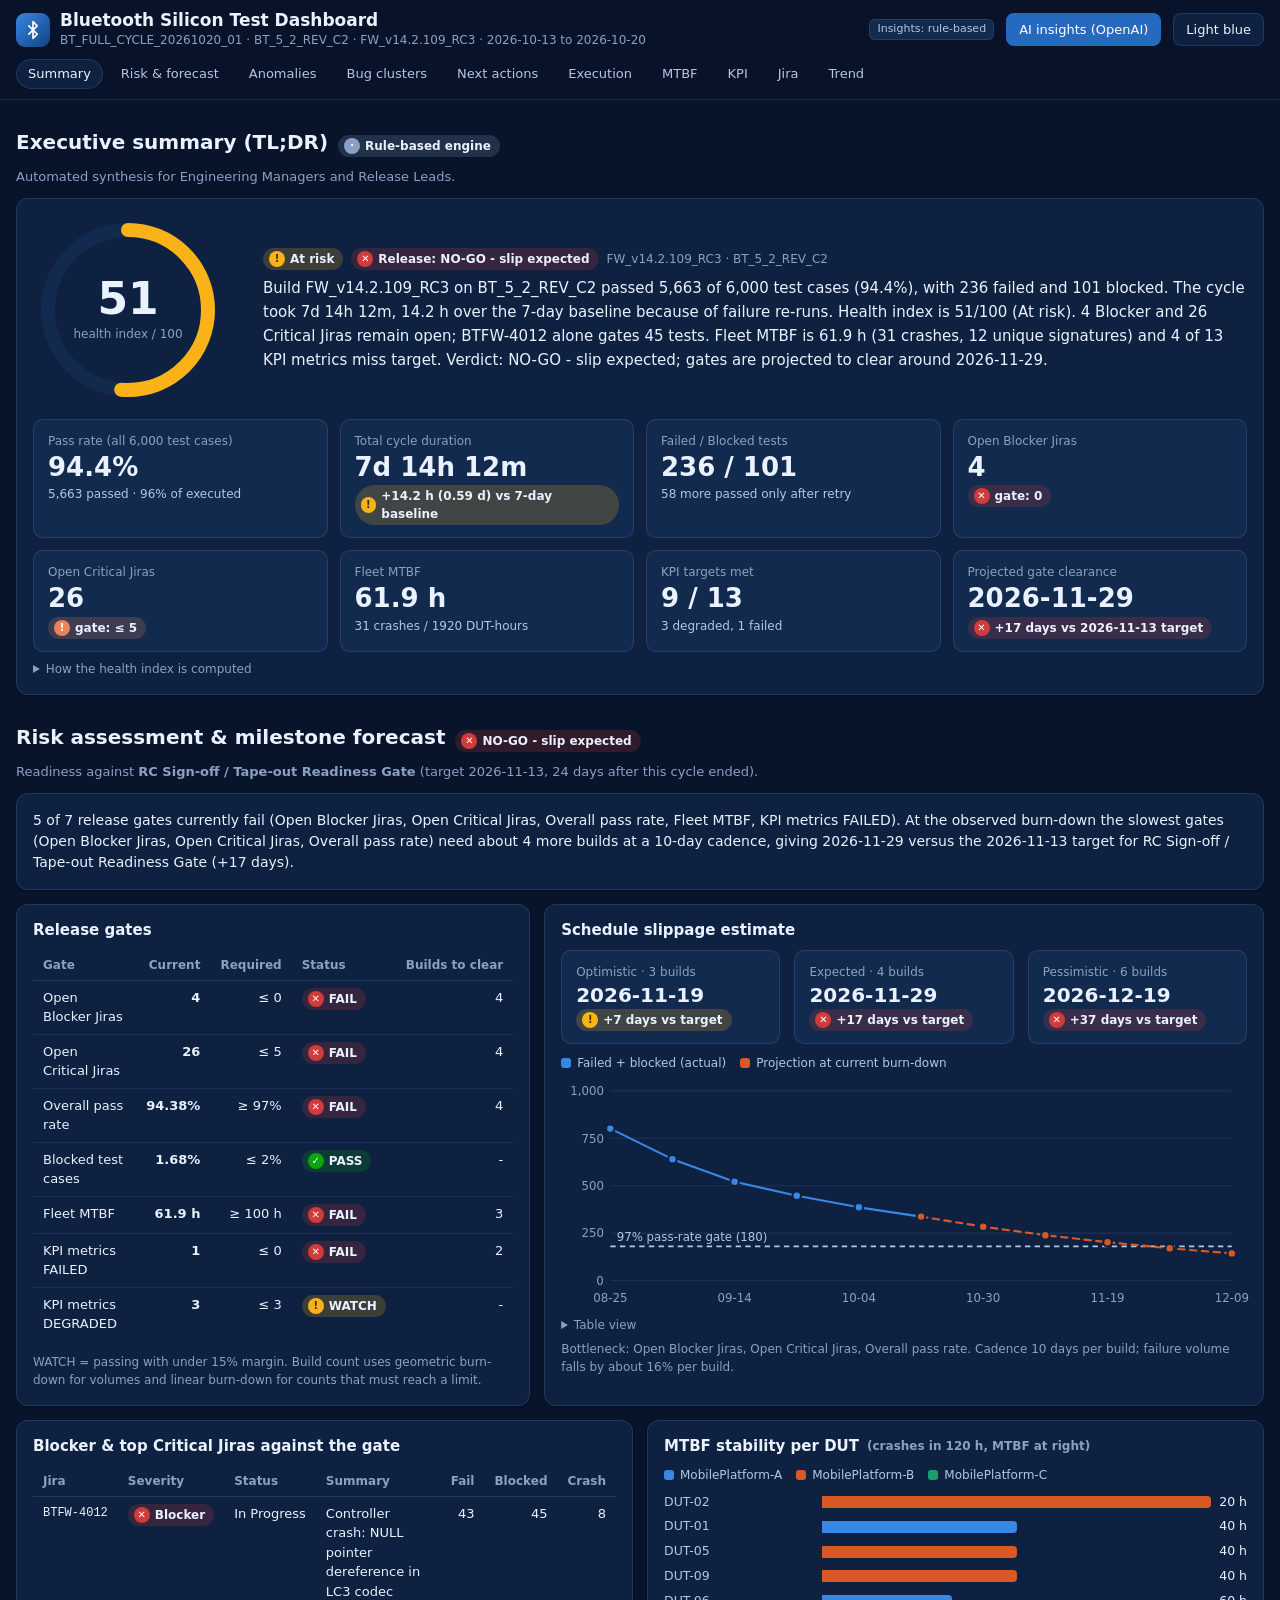
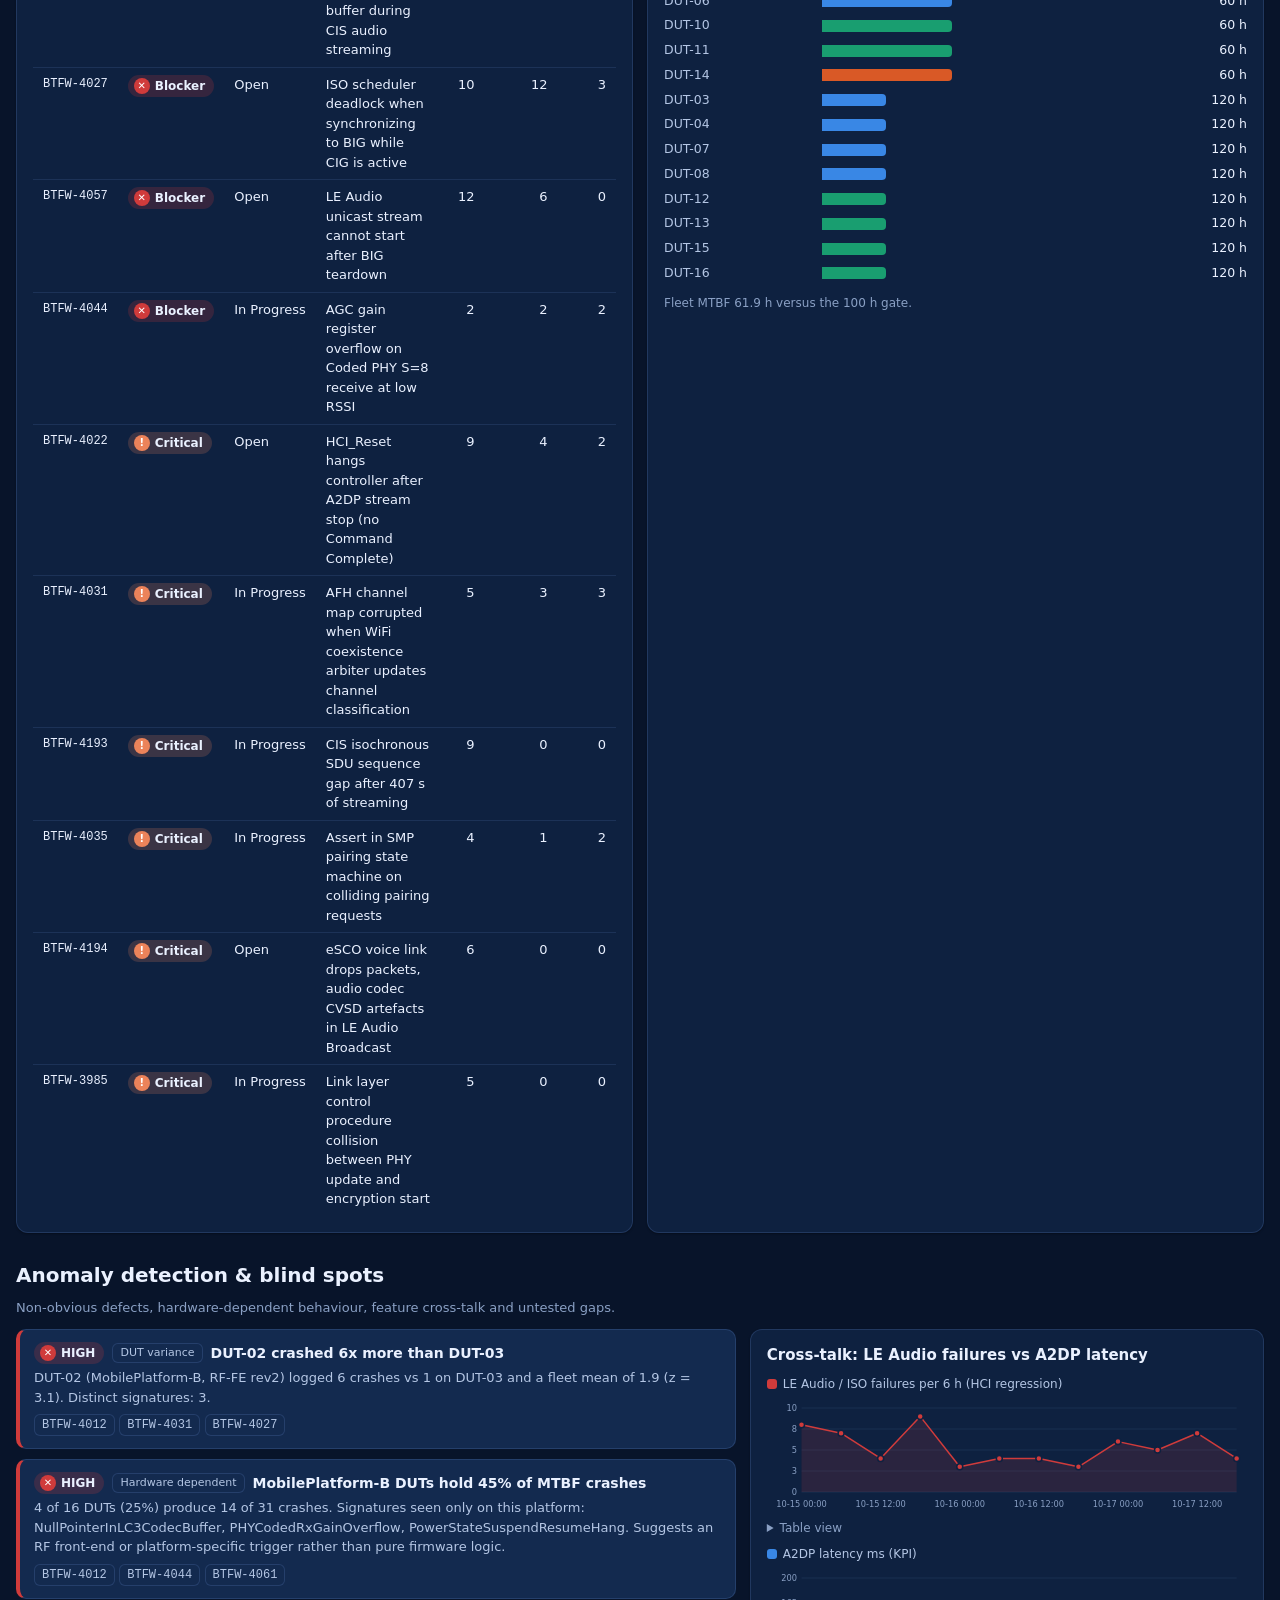
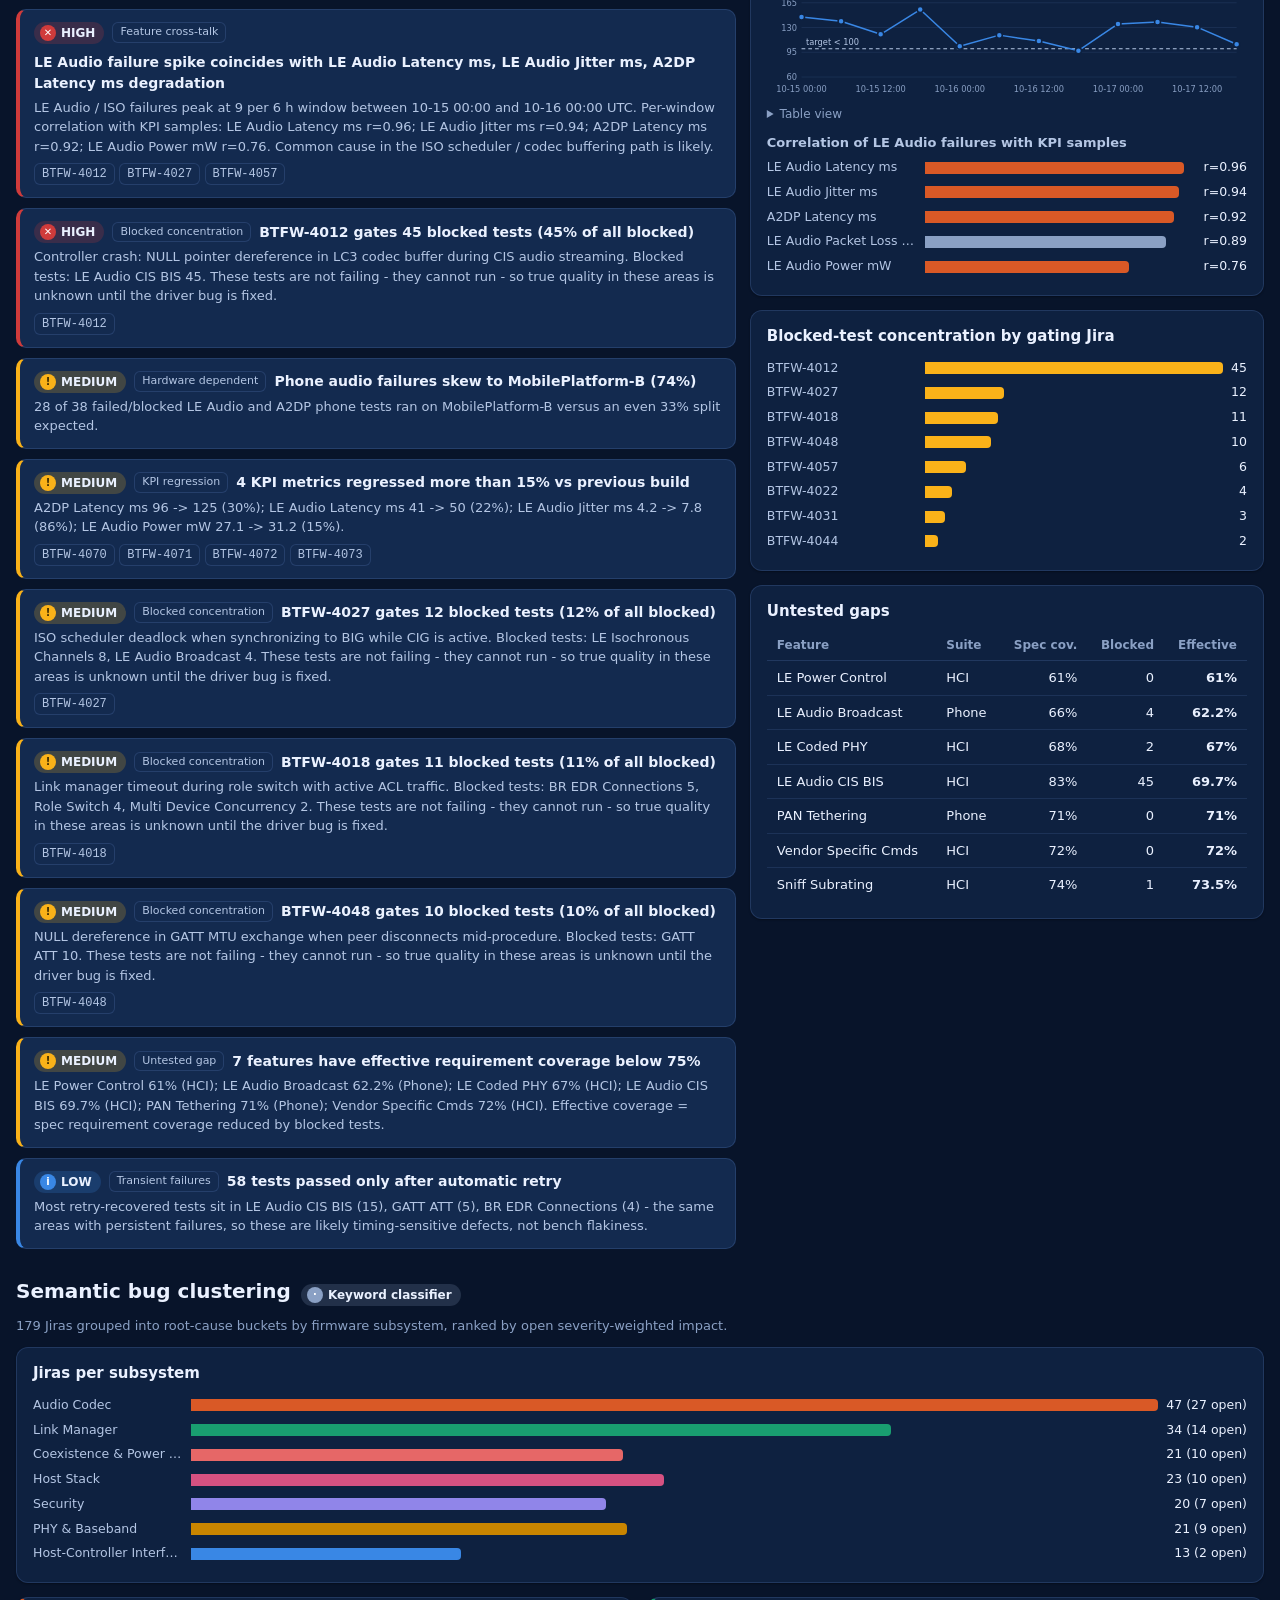
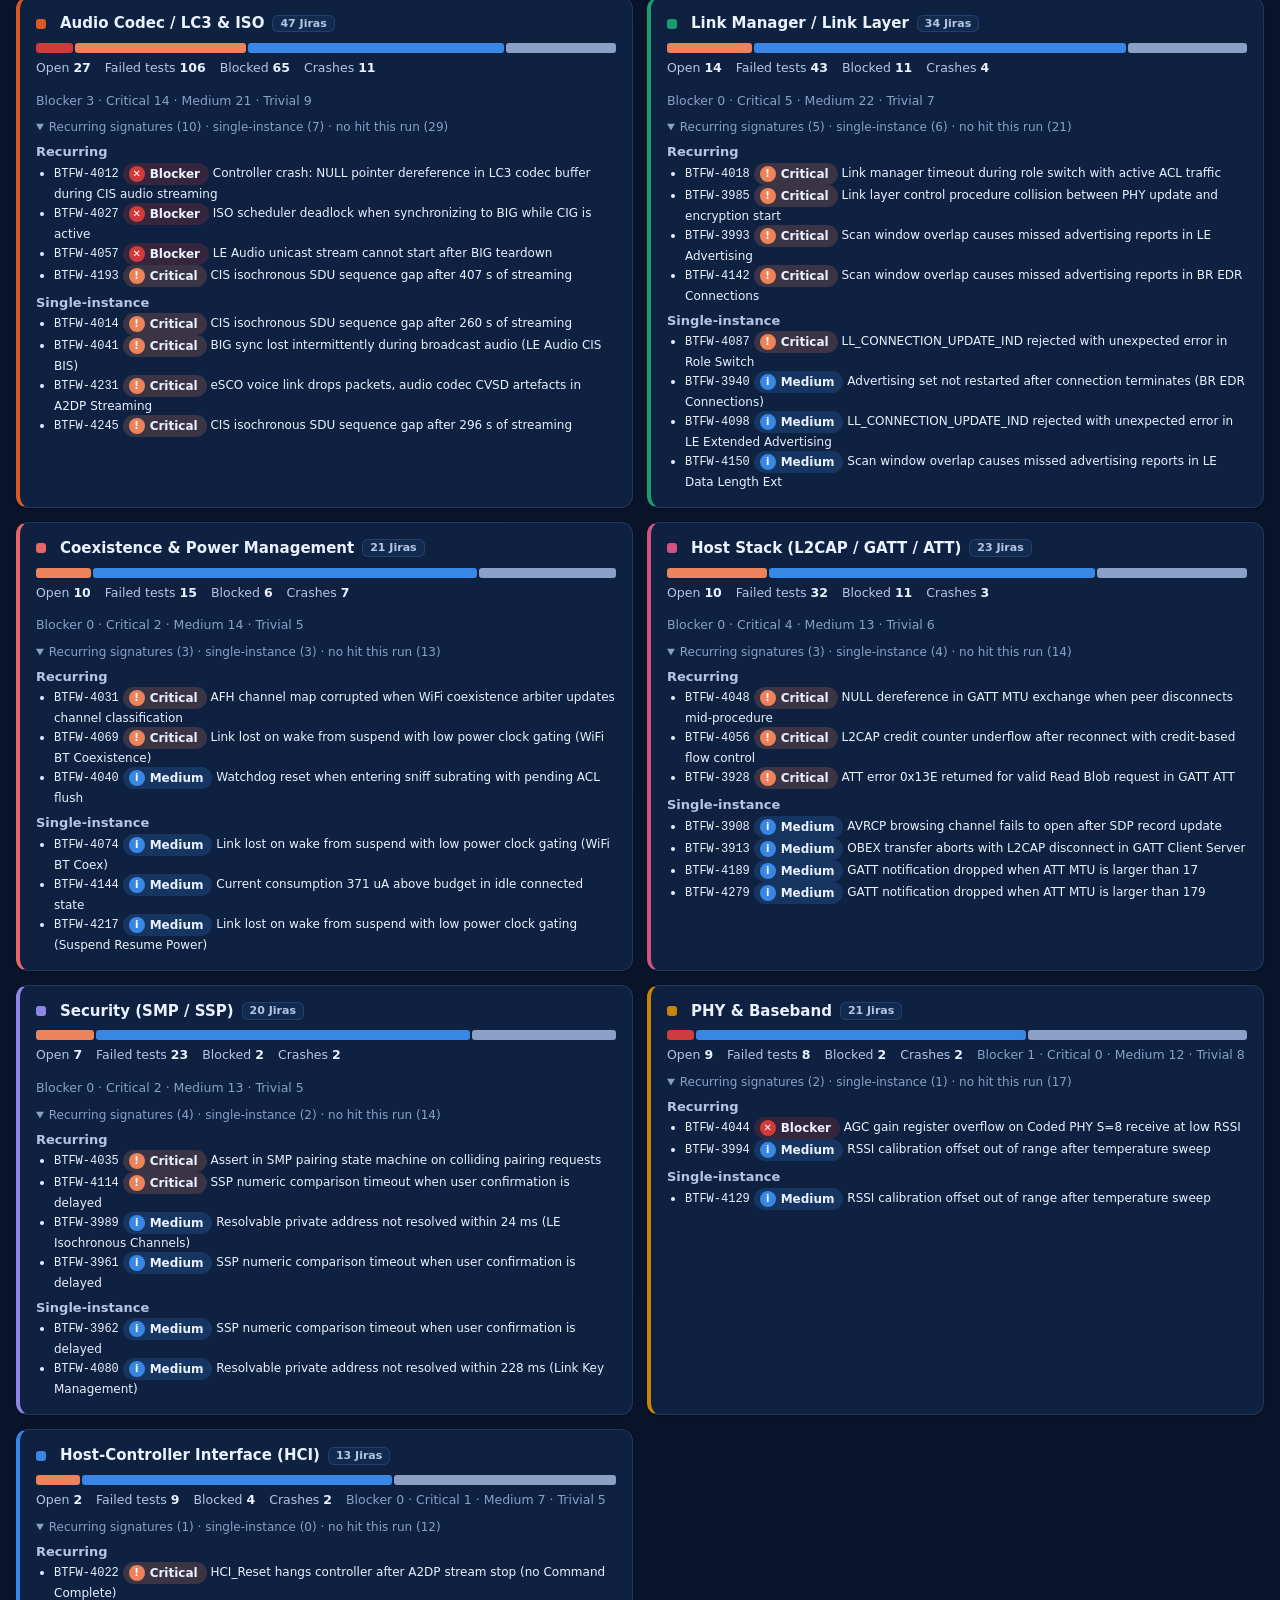
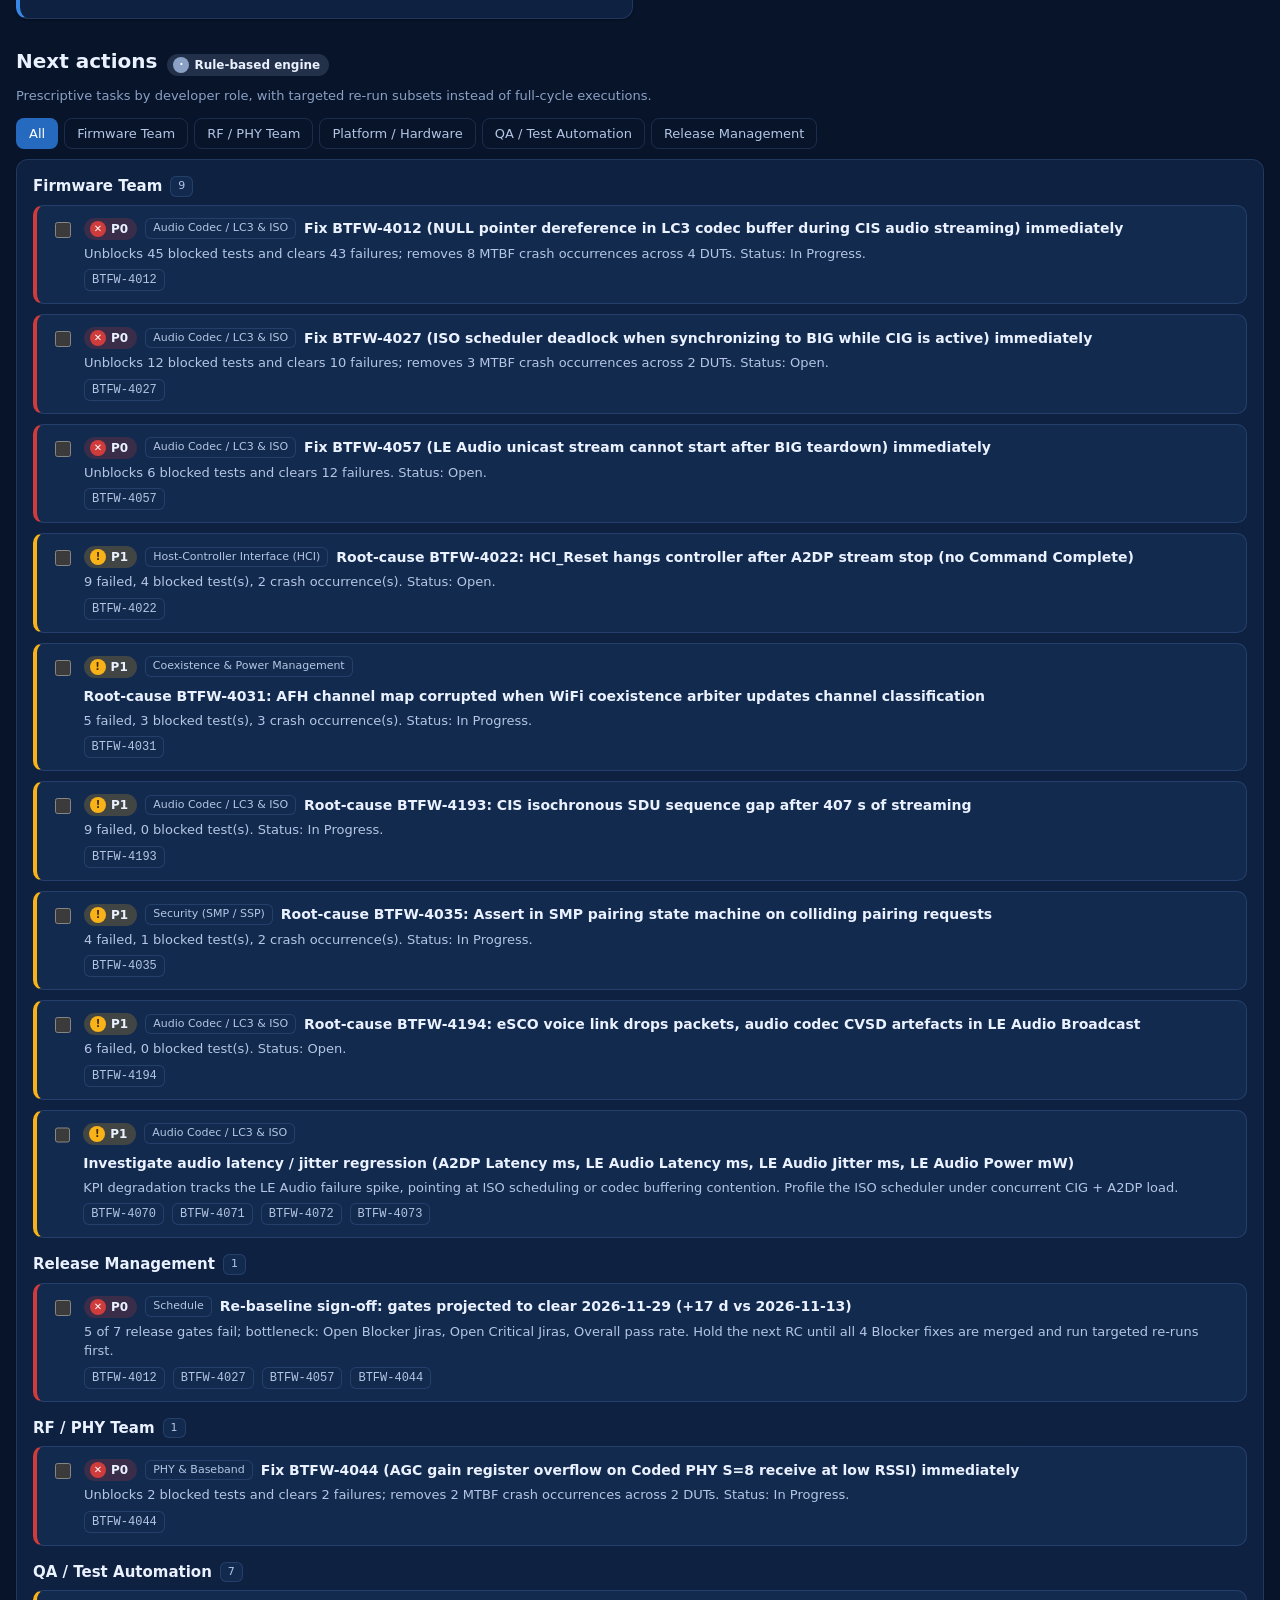
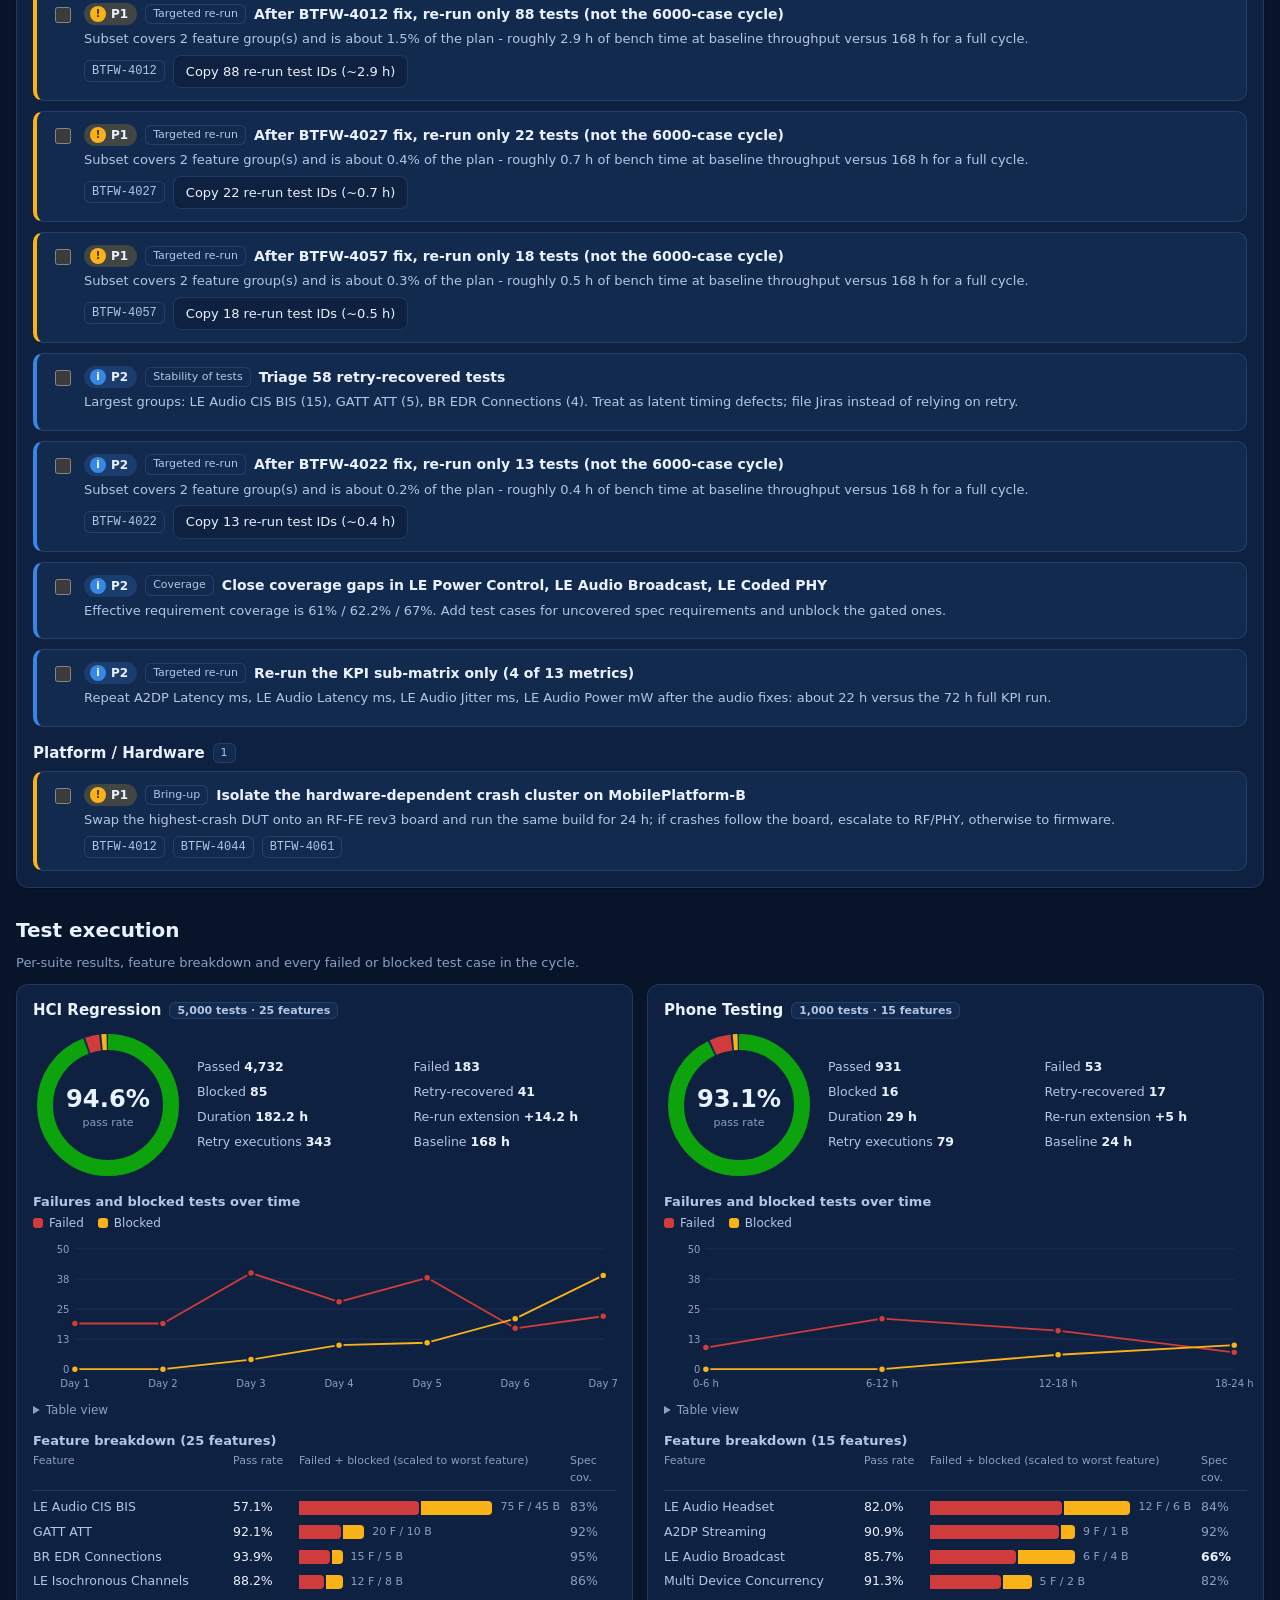
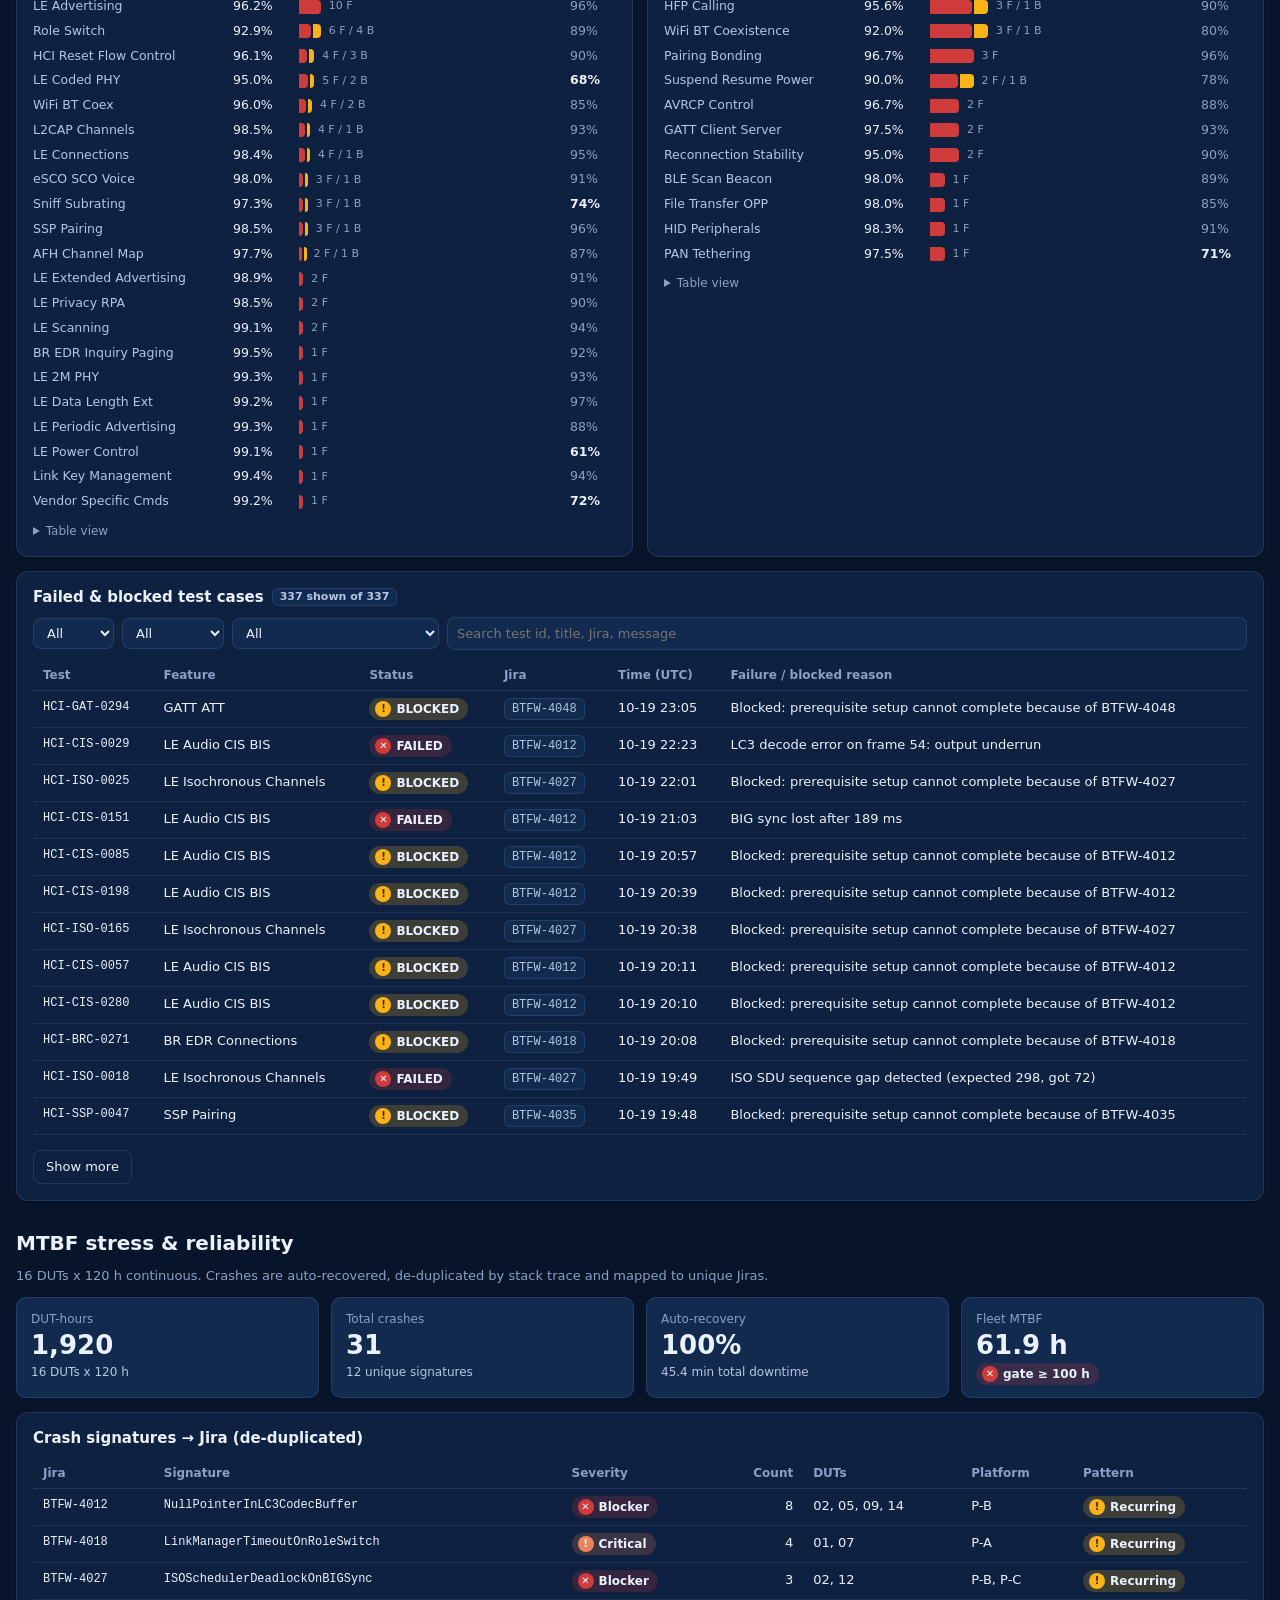
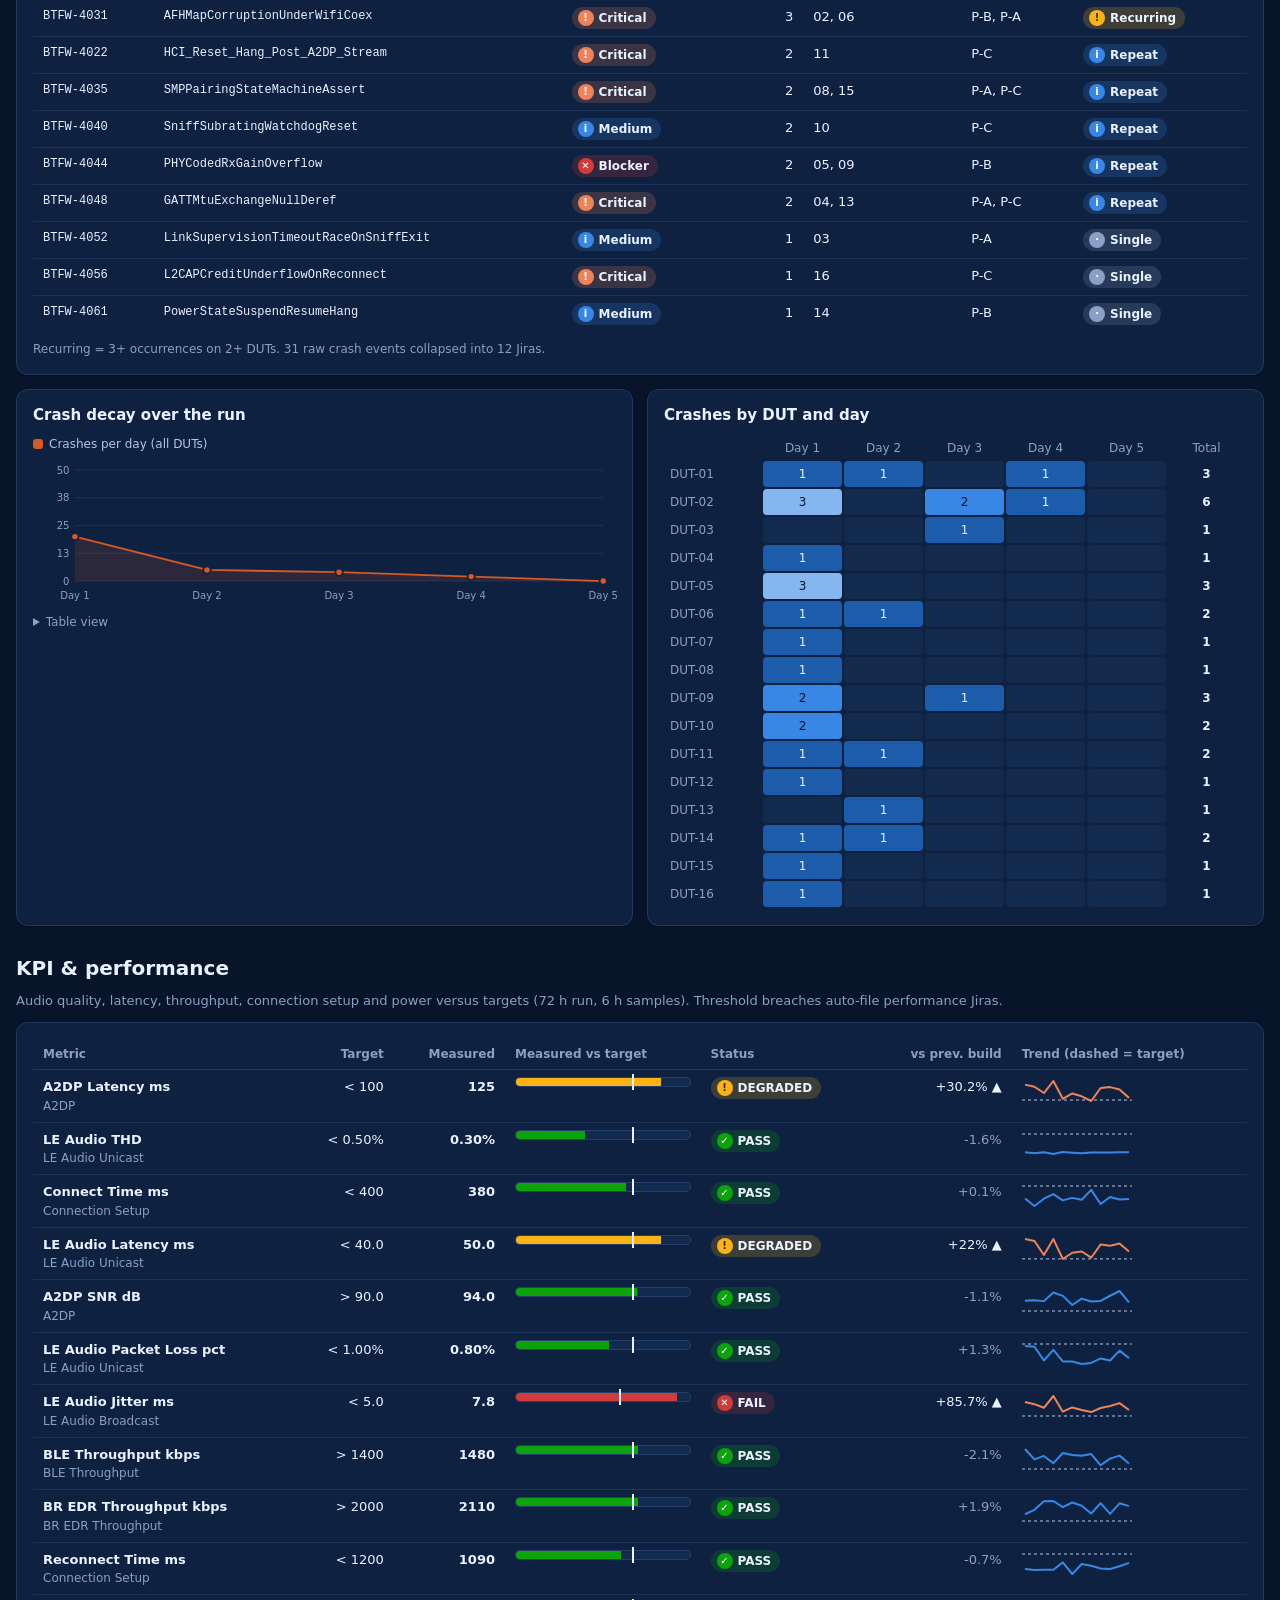
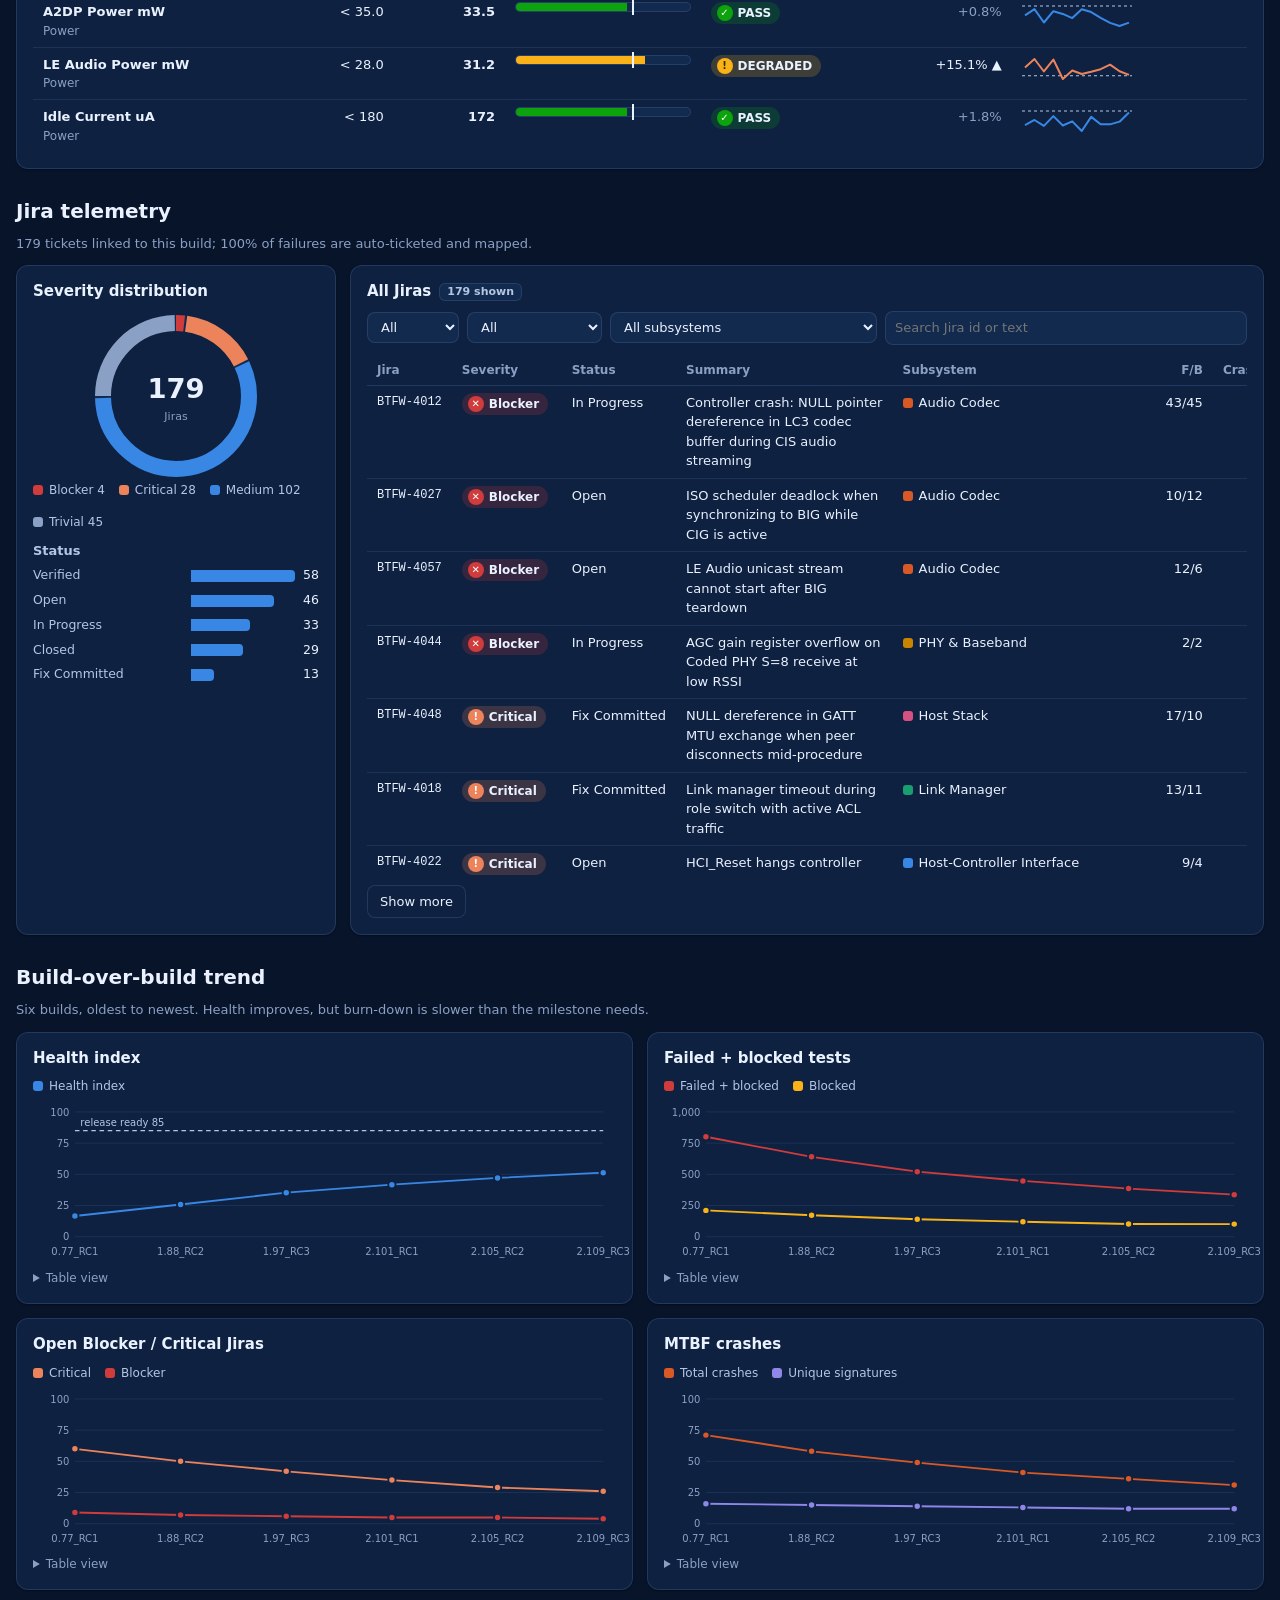
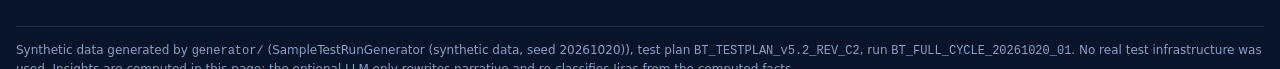
<file: dashboard/index.html>
<!doctype html>
<html lang="en" data-theme="dark">
<head>
<meta charset="utf-8">
<meta name="viewport" content="width=device-width, initial-scale=1">
<title>BT Silicon Test Dashboard</title>
<style>
:root {
  color-scheme: dark;
  --bg: #08142a; --surface: #0e2140; --surface2: #132a4f; --border: rgba(130,175,255,.16); --grid: rgba(130,175,255,.12);
  --ink: #eaf1ff; --ink2: #b4c6e4; --muted: #8aa0c4; --accent: #3987e5; --btn: #256abf; --btn-ink: #fff; --shadow: 0 1px 2px rgba(0,0,0,.35);
  --s1: #3987e5; --s2: #d95926; --s3: #199e70; --s4: #c98500; --s5: #d55181; --s6: #008300; --s7: #9085e9; --s8: #e66767;
  --good: #0ca30c; --warn: #fab219; --serious: #ec835a; --crit: #d03b3b;
  --h0: #132a4f; --h1: #184f95; --h2: #1c5cab; --h3: #256abf; --h4: #3987e5; --h5: #86b6ef;
  --hi0: #8aa0c4; --hi1: #eaf1ff; --hi2: #eaf1ff; --hi3: #fff; --hi4: #06142b; --hi5: #06142b;
}
:root[data-theme="light"] {
  color-scheme: light;
  --bg: #eaf2fd; --surface: #ffffff; --surface2: #f1f7ff; --border: rgba(16,66,129,.16); --grid: rgba(16,66,129,.10);
  --ink: #0b2447; --ink2: #38557f; --muted: #56709a; --accent: #2a78d6; --btn: #256abf; --shadow: 0 1px 2px rgba(16,66,129,.10);
  --s1: #2a78d6; --s2: #eb6834; --s3: #1baf7a; --s4: #eda100; --s5: #e87ba4; --s6: #008300; --s7: #6250d6; --s8: #e34948;
  --h0: #f1f7ff; --h1: #cde2fb; --h2: #9ec5f4; --h3: #5598e7; --h4: #256abf; --h5: #104281;
  --hi0: #56709a; --hi1: #0b2447; --hi2: #0b2447; --hi3: #fff; --hi4: #fff; --hi5: #fff;
}
@media (prefers-color-scheme: light) {
  :root:not([data-theme="dark"]):not([data-theme="light"]) {
    color-scheme: light;
    --bg: #eaf2fd; --surface: #ffffff; --surface2: #f1f7ff; --border: rgba(16,66,129,.16); --grid: rgba(16,66,129,.10);
    --ink: #0b2447; --ink2: #38557f; --muted: #56709a; --accent: #2a78d6;
    --s1: #2a78d6; --s2: #eb6834; --s3: #1baf7a; --s4: #eda100; --s5: #e87ba4; --s6: #008300; --s7: #6250d6; --s8: #e34948;
    --h0: #f1f7ff; --h1: #cde2fb; --h2: #9ec5f4; --h3: #5598e7; --h4: #256abf; --h5: #104281;
    --hi0: #56709a; --hi1: #0b2447; --hi2: #0b2447; --hi3: #fff; --hi4: #fff; --hi5: #fff;
  }
}
* { box-sizing: border-box; }
html { scroll-behavior: smooth; scroll-padding-top: 118px; }
body { margin: 0; background: var(--bg); color: var(--ink); font: 14px/1.5 system-ui, -apple-system, "Segoe UI", sans-serif; }
.wrap { max-width: 1320px; margin: 0 auto; padding: 0 16px; }
a { color: var(--accent); }
h1, h2, h3, h4 { margin: 0; line-height: 1.25; }
h2 { font-size: 20px; } h3 { font-size: 15px; } h4 { font-size: 13px; color: var(--ink2); font-weight: 600; }
.muted { color: var(--muted); } .ink2 { color: var(--ink2); } .small { font-size: 12px; } .nowrap { white-space: nowrap; }
.num { font-variant-numeric: tabular-nums; }

/* header */
.top { position: sticky; top: 0; z-index: 20; background: color-mix(in srgb, var(--bg) 88%, transparent); backdrop-filter: blur(10px); border-bottom: 1px solid var(--border); }
.top .row1 { display: flex; align-items: center; gap: 12px; padding: 10px 0 6px; flex-wrap: wrap; }
.brand { display: flex; align-items: center; gap: 10px; min-width: 0; }
.logo { width: 34px; height: 34px; border-radius: 9px; background: linear-gradient(135deg, #3987e5, #104281); display: grid; place-items: center; flex: none; }
.brand h1 { font-size: 17px; } .brand .sub { font-size: 12px; color: var(--muted); }
.spacer { flex: 1; }
.btn { font: inherit; font-size: 13px; padding: 6px 12px; border-radius: 8px; border: 1px solid var(--border); background: var(--surface); color: var(--ink); cursor: pointer; display: inline-flex; gap: 6px; align-items: center; }
.btn:hover { background: var(--surface2); } .btn:focus-visible, select:focus-visible, input:focus-visible, summary:focus-visible, a:focus-visible { outline: 2px solid var(--accent); outline-offset: 2px; }
.btn.primary { background: var(--btn); color: var(--btn-ink); border-color: transparent; } .btn.primary:hover { filter: brightness(1.1); }
.btn[disabled] { opacity: .55; cursor: default; }
.nav { display: flex; gap: 6px; overflow-x: auto; padding: 4px 0 10px; scrollbar-width: thin; }
.nav a { text-decoration: none; color: var(--ink2); font-size: 13px; padding: 4px 11px; border-radius: 999px; border: 1px solid transparent; white-space: nowrap; }
.nav a:hover, .nav a.on { background: var(--surface); border-color: var(--border); color: var(--ink); }

/* layout */
main { padding-bottom: 60px; }
section.sec { margin-top: 30px; }
.sec-head { display: flex; align-items: baseline; gap: 10px; flex-wrap: wrap; margin-bottom: 12px; }
.sec-head p { margin: 0; color: var(--muted); font-size: 13px; flex-basis: 100%; }
.card { background: var(--surface); border: 1px solid var(--border); border-radius: 12px; padding: 16px; box-shadow: var(--shadow); min-width: 0; }
.card > h3 { margin-bottom: 10px; display: flex; gap: 8px; align-items: center; flex-wrap: wrap; }
.grid { display: grid; gap: 14px; }
.g2 { grid-template-columns: repeat(2, minmax(0, 1fr)); } .g3 { grid-template-columns: repeat(3, minmax(0, 1fr)); } .g4 { grid-template-columns: repeat(4, minmax(0, 1fr)); }
.g-12 { grid-template-columns: minmax(0, 5fr) minmax(0, 7fr); } .g-21 { grid-template-columns: minmax(0, 7fr) minmax(0, 5fr); }
@media (min-width: 1001px) { .g-side { grid-template-columns: 320px minmax(0, 1fr); } }
@media (max-width: 1000px) { .g3, .g4 { grid-template-columns: repeat(2, minmax(0, 1fr)); } .g-12, .g-21 { grid-template-columns: 1fr; } }
@media (max-width: 680px) { .g2, .g3, .g4 { grid-template-columns: 1fr; } .wrap { padding: 0 12px; } }
.scroll { overflow-x: auto; }

/* hero */
.hero { display: grid; grid-template-columns: 210px minmax(0, 1fr); gap: 20px; align-items: center; }
@media (max-width: 680px) { .hero { grid-template-columns: 1fr; justify-items: center; text-align: left; } }
.ring { position: relative; width: 190px; height: 190px; }
.ring .c { position: absolute; inset: 0; display: grid; place-content: center; text-align: center; }
.ring .big { font-size: 44px; font-weight: 700; line-height: 1; } .ring .lbl { font-size: 12px; color: var(--muted); margin-top: 4px; }
.tldr { font-size: 15px; line-height: 1.6; margin: 6px 0 0; }
.badge-row { display: flex; gap: 8px; flex-wrap: wrap; align-items: center; }
.tile { background: var(--surface2); border: 1px solid var(--border); border-radius: 10px; padding: 12px 14px; }
.tile .k { font-size: 12px; color: var(--muted); } .tile .v { font-size: 26px; font-weight: 700; line-height: 1.2; margin-top: 2px; font-variant-numeric: tabular-nums; } .tile .d { font-size: 12px; color: var(--ink2); margin-top: 2px; }
.tiles { display: grid; grid-template-columns: repeat(4, minmax(0, 1fr)); gap: 12px; margin-top: 14px; }
@media (max-width: 1000px) { .tiles { grid-template-columns: repeat(2, minmax(0, 1fr)); } }
@media (max-width: 420px) { .tiles { grid-template-columns: 1fr; } }
.tile .d .st { white-space: normal; }

/* status chips */
.st { --c: var(--muted); display: inline-flex; align-items: center; gap: 5px; font-size: 12px; font-weight: 600; padding: 2px 9px 2px 6px; border-radius: 999px; background: color-mix(in srgb, var(--c) 20%, transparent); color: var(--ink); white-space: nowrap; }
.st i { font-style: normal; width: 16px; height: 16px; border-radius: 50%; background: var(--c); color: #fff; font-size: 10px; display: inline-grid; place-items: center; line-height: 1; }
.st-good { --c: var(--good); } .st-warning { --c: var(--warn); } .st-warning i { color: #3a2a00; } .st-serious { --c: var(--serious); } .st-critical { --c: var(--crit); } .st-info { --c: var(--accent); } .st-muted { --c: var(--muted); }
.tag { display: inline-block; font-size: 11px; padding: 1px 7px; border-radius: 6px; border: 1px solid var(--border); color: var(--ink2); background: var(--surface2); }
.sw { display: inline-block; width: 10px; height: 10px; border-radius: 3px; margin-right: 6px; vertical-align: -1px; }

/* tables */
table.t { width: 100%; border-collapse: collapse; font-size: 13px; }
table.t th { text-align: left; font-weight: 600; color: var(--muted); font-size: 12px; padding: 6px 10px; border-bottom: 1px solid var(--border); white-space: nowrap; position: sticky; top: 0; background: var(--surface); }
table.t td { padding: 7px 10px; border-bottom: 1px solid var(--grid); vertical-align: top; }
table.t tr:last-child td { border-bottom: 0; }
table.t td.r, table.t th.r { text-align: right; font-variant-numeric: tabular-nums; }
.mono { font-family: ui-monospace, SFMono-Regular, Menlo, Consolas, monospace; font-size: 12px; }
details.tv { margin-top: 8px; } details.tv summary { cursor: pointer; font-size: 12px; color: var(--muted); } details.tv .scroll { max-height: 260px; overflow: auto; margin-top: 6px; }

/* forms */
select, input[type=search], input[type=text], input[type=password] { font: inherit; font-size: 13px; padding: 6px 9px; border-radius: 8px; border: 1px solid var(--border); background: var(--surface2); color: var(--ink); min-width: 0; }
.filters { display: flex; gap: 8px; flex-wrap: wrap; margin-bottom: 10px; align-items: center; }
.filters input[type=search] { flex: 1 1 180px; }

/* charts */
svg.chart { width: 100%; height: auto; display: block; overflow: visible; }
svg text { fill: var(--muted); font-size: 11px; font-family: inherit; }
svg .grid { stroke: var(--grid); stroke-width: 1; } svg .axis { stroke: var(--border); stroke-width: 1; }
svg .hit { fill: transparent; } svg .hit:hover { fill: color-mix(in srgb, var(--accent) 12%, transparent); }
.legend { display: flex; gap: 14px; flex-wrap: wrap; font-size: 12px; color: var(--ink2); margin-bottom: 6px; }
.fbar { display: grid; grid-template-columns: minmax(120px, 190px) 56px minmax(0, 1fr) 46px; gap: 10px; align-items: center; padding: 3px 0; font-size: 12.5px; }
.fbar .lab { overflow: hidden; text-overflow: ellipsis; white-space: nowrap; color: var(--ink2); }
.fbar .track { display: flex; gap: 2px; height: 14px; align-items: center; }
.fbar .seg { height: 14px; border-radius: 0 4px 4px 0; min-width: 3px; }
.fbar .seg + .seg { border-radius: 0 4px 4px 0; } .fbar .seg:first-child { border-radius: 0 4px 4px 0; }
.fbar .fv { display: flex; align-items: center; gap: 8px; }
.fbar .nv { font-size: 11px; color: var(--muted); white-space: nowrap; }
.fhead { display: grid; grid-template-columns: minmax(120px, 190px) 56px minmax(0, 1fr) 46px; gap: 10px; font-size: 11px; color: var(--muted); padding-bottom: 4px; border-bottom: 1px solid var(--border); margin-bottom: 4px; }
.hbar { display: grid; grid-template-columns: minmax(90px, 150px) minmax(0, 1fr) auto; gap: 8px; align-items: center; font-size: 12.5px; padding: 3px 0; }
.hbar .num { white-space: nowrap; }
.hbar .b { height: 12px; border-radius: 0 4px 4px 0; min-width: 3px; }
.heat { border-collapse: separate; border-spacing: 2px; font-size: 12px; width: 100%; }
.heat th { font-weight: 500; color: var(--muted); text-align: center; padding: 2px 4px; white-space: nowrap; } .heat th.l { text-align: left; }
.heat td { text-align: center; border-radius: 4px; height: 26px; min-width: 42px; font-variant-numeric: tabular-nums; }
.bullet { position: relative; height: 10px; background: var(--surface2); border-radius: 5px; border: 1px solid var(--border); min-width: 120px; }
.bullet .f { position: absolute; left: 0; top: 0; bottom: 0; border-radius: 4px 0 0 4px; }
.bullet .tg { position: absolute; top: -4px; bottom: -4px; width: 2px; background: var(--ink); }

/* insight cards */
.item { border: 1px solid var(--border); background: var(--surface2); border-radius: 10px; padding: 12px 14px; border-left-width: 4px; }
.item + .item { margin-top: 10px; }
.item .hd { display: flex; gap: 8px; align-items: center; flex-wrap: wrap; margin-bottom: 4px; }
.item .tt { font-weight: 600; }
.item p { margin: 2px 0 0; color: var(--ink2); font-size: 13px; }
.lv-high { border-left-color: var(--crit); } .lv-medium { border-left-color: var(--warn); } .lv-low { border-left-color: var(--accent); }
.pr-P0 { border-left-color: var(--crit); } .pr-P1 { border-left-color: var(--warn); } .pr-P2 { border-left-color: var(--accent); }
.cluster { border-left: 4px solid var(--c, var(--accent)); }
.sevbar { display: flex; gap: 2px; height: 10px; margin: 6px 0; }
.sevbar span { height: 10px; border-radius: 3px; }
.kv { display: flex; gap: 14px; flex-wrap: wrap; font-size: 12.5px; color: var(--ink2); }
.kv b { color: var(--ink); font-variant-numeric: tabular-nums; }
.role-h { display: flex; align-items: center; gap: 8px; margin: 16px 0 8px; } .role-h:first-child { margin-top: 0; }
.chk { display: flex; gap: 10px; align-items: flex-start; }
.chk input { margin-top: 4px; width: 16px; height: 16px; accent-color: var(--btn); }
.chk input:checked + div { opacity: .5; text-decoration: line-through; }
.tabs { display: flex; gap: 6px; margin-bottom: 10px; flex-wrap: wrap; }
.tabs button { font: inherit; font-size: 13px; padding: 5px 12px; border-radius: 8px; border: 1px solid var(--border); background: transparent; color: var(--ink2); cursor: pointer; }
.tabs button[aria-pressed="true"] { background: var(--btn); color: #fff; border-color: transparent; }

/* tooltip + dialog */
#tip { position: fixed; z-index: 60; pointer-events: none; background: var(--surface); color: var(--ink); border: 1px solid var(--border); border-radius: 8px; padding: 7px 10px; font-size: 12px; box-shadow: 0 6px 24px rgba(0,0,0,.35); max-width: 320px; display: none; }
#tip b { font-variant-numeric: tabular-nums; }
dialog { background: var(--surface); color: var(--ink); border: 1px solid var(--border); border-radius: 14px; padding: 20px; width: min(520px, calc(100vw - 24px)); }
dialog::backdrop { background: rgba(2, 8, 20, .6); }
dialog label { display: block; font-size: 12px; color: var(--muted); margin: 12px 0 4px; } dialog input[type=password], dialog input[type=text] { width: 100%; }
.note { font-size: 12px; color: var(--muted); margin-top: 10px; }
.err { color: var(--ink); background: color-mix(in srgb, var(--crit) 22%, transparent); border-radius: 8px; padding: 8px 10px; font-size: 12.5px; margin-top: 10px; }
.sr { position: absolute; left: -9999px; }
.foot { margin-top: 36px; font-size: 12px; color: var(--muted); border-top: 1px solid var(--border); padding-top: 14px; }
@media (prefers-reduced-motion: reduce) { html { scroll-behavior: auto; } }

</style>
</head>
<body>
<header class="top">
  <div class="wrap">
    <div class="row1">
      <div class="brand">
        <div class="logo" aria-hidden="true"><svg width="20" height="20" viewBox="0 0 24 24" fill="none" stroke="#fff" stroke-width="2" stroke-linecap="round" stroke-linejoin="round"><path d="M7 7l10 10-5 5V2l5 5L7 17"/></svg></div>
        <div><h1>Bluetooth Silicon Test Dashboard</h1><div class="sub" id="meta"></div></div>
      </div>
      <span class="spacer"></span>
      <span class="tag" id="insight-chip">Insights: rule-based</span>
      <button class="btn primary" id="llm-open" type="button">AI insights (OpenAI)</button>
      <button class="btn" id="theme-btn" type="button">Light blue</button>
    </div>
    <nav class="nav" aria-label="Sections">
      <a href="#summary">Summary</a><a href="#risk">Risk &amp; forecast</a><a href="#anomalies">Anomalies</a><a href="#clusters">Bug clusters</a><a href="#actions">Next actions</a><a href="#execution">Execution</a><a href="#stability">MTBF</a><a href="#kpi">KPI</a><a href="#jira">Jira</a><a href="#trend">Trend</a>
    </nav>
  </div>
</header>
<main class="wrap" id="app"><noscript>This dashboard needs JavaScript.</noscript></main>
<div id="tip" role="tooltip"></div>

<dialog id="llm-dlg" aria-labelledby="llm-title">
  <h2 id="llm-title" style="font-size:18px">LLM-powered insights</h2>
  <p class="muted" style="margin:6px 0 0">Uses your OpenAI API key to write the TL;DR, risk and anomaly commentary, re-classify Jiras semantically, and prioritise next actions. Every LLM answer is validated against the computed facts; invalid output falls back to the rule-based engine.</p>
  <label for="llm-key">OpenAI API key</label>
  <input id="llm-key" type="password" autocomplete="off" spellcheck="false" placeholder="sk-...">
  <label for="llm-model">Model</label>
  <input id="llm-model" type="text" autocomplete="off" value="gpt-4o-mini">
  <label style="display:flex;gap:8px;align-items:center;margin-top:12px"><input id="llm-remember" type="checkbox"> Remember the key in this browser (otherwise kept for this tab only)</label>
  <p class="note">The key is typed here at runtime and sent only to api.openai.com from your browser. It is not stored in this file or in the repository. Use a restricted, low-limit key, and do not publish this page with a key saved in your browser.</p>
  <p id="llm-status" class="note" hidden></p>
  <div style="display:flex;gap:8px;margin-top:16px;flex-wrap:wrap">
    <button class="btn primary" id="llm-run" type="button">Run LLM analysis</button>
    <button class="btn" id="llm-rules" type="button">Use rule-based</button>
    <button class="btn" id="llm-clear" type="button">Clear saved key</button>
    <span class="spacer"></span>
    <button class="btn" id="llm-close" type="button">Close</button>
  </div>
</dialog>

<script id="run-data" type="application/json">{"test_run_metadata":{"run_id":"BT_FULL_CYCLE_20261020_01","chipset_revision":"BT_5_2_REV_C2","firmware_build":"FW_v14.2.109_RC3","start_time":"2026-10-13T00:00:00Z","end_time":"2026-10-20T14:12:00Z","cycle_type":"FULL_CYCLE","baseline_cycle_hours":168,"test_plan_id":"BT_TESTPLAN_v5.2_REV_C2","previous_run_id":"BT_FULL_CYCLE_20261004_01","generated_by":"SampleTestRunGenerator (synthetic data, seed 20261020)","generated_at":"2026-10-21T00:00:00Z"},"release_context":{"milestone":"RC Sign-off / Tape-out Readiness Gate","target_date":"2026-11-13","build_cadence_days":10,"release_gates":{"max_open_blockers":0,"max_open_criticals":5,"min_pass_rate_pct":97.0,"max_blocked_pct":2.0,"min_fleet_mtbf_hours":100,"max_kpi_failed":0,"max_kpi_degraded":3}},"domain_summaries":[{"domain":"HCI_REGRESSION","total_tests":5000,"passed":4732,"failed":183,"blocked":85,"start_time":"2026-10-13T00:00:00Z","end_time":"2026-10-20T14:12:00Z","baseline_duration_hours":168,"execution_duration_hours":182.2,"duration_extension_hours":14.2,"rerun_log":{"retry_executions":343,"recovered_on_retry":41,"persistent_failures":183,"recovered_tests":[{"test_id":"HCI-CIS-0196","feature":"LE_Audio_CIS_BIS","attempts":3},{"test_id":"HCI-CIS-0018","feature":"LE_Audio_CIS_BIS","attempts":3},{"test_id":"HCI-CIS-0226","feature":"LE_Audio_CIS_BIS","attempts":3},{"test_id":"HCI-GAT-0068","feature":"GATT_ATT","attempts":2},{"test_id":"HCI-CIS-0258","feature":"LE_Audio_CIS_BIS","attempts":2},{"test_id":"HCI-L2C-0204","feature":"L2CAP_Channels","attempts":3},{"test_id":"HCI-GAT-0374","feature":"GATT_ATT","attempts":2},{"test_id":"HCI-BRC-0289","feature":"BR_EDR_Connections","attempts":2},{"test_id":"HCI-CIS-0240","feature":"LE_Audio_CIS_BIS","attempts":2},{"test_id":"HCI-GAT-0287","feature":"GATT_ATT","attempts":2},{"test_id":"HCI-BRC-0028","feature":"BR_EDR_Connections","attempts":2},{"test_id":"HCI-GAT-0083","feature":"GATT_ATT","attempts":2},{"test_id":"HCI-LEC-0051","feature":"LE_Connections","attempts":2},{"test_id":"HCI-ISO-0032","feature":"LE_Isochronous_Channels","attempts":2},{"test_id":"HCI-CIS-0115","feature":"LE_Audio_CIS_BIS","attempts":3},{"test_id":"HCI-PCD-0125","feature":"LE_Coded_PHY","attempts":2},{"test_id":"HCI-LDL-0081","feature":"LE_Data_Length_Ext","attempts":2},{"test_id":"HCI-CIS-0139","feature":"LE_Audio_CIS_BIS","attempts":3},{"test_id":"HCI-CIS-0190","feature":"LE_Audio_CIS_BIS","attempts":2},{"test_id":"HCI-CIS-0278","feature":"LE_Audio_CIS_BIS","attempts":2},{"test_id":"HCI-BRC-0268","feature":"BR_EDR_Connections","attempts":2},{"test_id":"HCI-LEX-0011","feature":"LE_Extended_Advertising","attempts":2},{"test_id":"HCI-ESC-0160","feature":"eSCO_SCO_Voice","attempts":3},{"test_id":"HCI-COX-0046","feature":"WiFi_BT_Coex","attempts":2},{"test_id":"HCI-ESC-0019","feature":"eSCO_SCO_Voice","attempts":2},{"test_id":"HCI-RSW-0028","feature":"Role_Switch","attempts":3},{"test_id":"HCI-LEX-0077","feature":"LE_Extended_Advertising","attempts":3},{"test_id":"HCI-GAT-0079","feature":"GATT_ATT","attempts":2},{"test_id":"HCI-CIS-0269","feature":"LE_Audio_CIS_BIS","attempts":2},{"test_id":"HCI-L2C-0063","feature":"L2CAP_Channels","attempts":2},{"test_id":"HCI-LEX-0100","feature":"LE_Extended_Advertising","attempts":2},{"test_id":"HCI-ESC-0091","feature":"eSCO_SCO_Voice","attempts":3},{"test_id":"HCI-CIS-0153","feature":"LE_Audio_CIS_BIS","attempts":2},{"test_id":"HCI-LPC-0046","feature":"LE_Power_Control","attempts":3},{"test_id":"HCI-CIS-0195","feature":"LE_Audio_CIS_BIS","attempts":3},{"test_id":"HCI-CIS-0034","feature":"LE_Audio_CIS_BIS","attempts":3},{"test_id":"HCI-CIS-0049","feature":"LE_Audio_CIS_BIS","attempts":3},{"test_id":"HCI-LEC-0128","feature":"LE_Connections","attempts":2},{"test_id":"HCI-P2M-0023","feature":"LE_2M_PHY","attempts":2},{"test_id":"HCI-CIS-0168","feature":"LE_Audio_CIS_BIS","attempts":2},{"test_id":"HCI-BRC-0022","feature":"BR_EDR_Connections","attempts":2}]},"feature_breakdown":{"LE_Advertising":{"pass":250,"fail":10,"blocked":0,"total":260,"requirement_coverage_pct":96,"recovered_on_retry":0},"LE_Extended_Advertising":{"pass":188,"fail":2,"blocked":0,"total":190,"requirement_coverage_pct":91,"recovered_on_retry":3},"LE_Periodic_Advertising":{"pass":149,"fail":1,"blocked":0,"total":150,"requirement_coverage_pct":88,"recovered_on_retry":0},"LE_Scanning":{"pass":228,"fail":2,"blocked":0,"total":230,"requirement_coverage_pct":94,"recovered_on_retry":0},"LE_Connections":{"pass":305,"fail":4,"blocked":1,"total":310,"requirement_coverage_pct":95,"recovered_on_retry":2},"LE_Audio_CIS_BIS":{"pass":160,"fail":75,"blocked":45,"total":280,"requirement_coverage_pct":83,"recovered_on_retry":15},"LE_Isochronous_Channels":{"pass":150,"fail":12,"blocked":8,"total":170,"requirement_coverage_pct":86,"recovered_on_retry":1},"LE_2M_PHY":{"pass":139,"fail":1,"blocked":0,"total":140,"requirement_coverage_pct":93,"recovered_on_retry":1},"LE_Coded_PHY":{"pass":133,"fail":5,"blocked":2,"total":140,"requirement_coverage_pct":68,"recovered_on_retry":1},"LE_Power_Control":{"pass":109,"fail":1,"blocked":0,"total":110,"requirement_coverage_pct":61,"recovered_on_retry":1},"LE_Data_Length_Ext":{"pass":119,"fail":1,"blocked":0,"total":120,"requirement_coverage_pct":97,"recovered_on_retry":1},"LE_Privacy_RPA":{"pass":128,"fail":2,"blocked":0,"total":130,"requirement_coverage_pct":90,"recovered_on_retry":0},"BR_EDR_Connections":{"pass":310,"fail":15,"blocked":5,"total":330,"requirement_coverage_pct":95,"recovered_on_retry":4},"BR_EDR_Inquiry_Paging":{"pass":219,"fail":1,"blocked":0,"total":220,"requirement_coverage_pct":92,"recovered_on_retry":0},"Sniff_Subrating":{"pass":146,"fail":3,"blocked":1,"total":150,"requirement_coverage_pct":74,"recovered_on_retry":0},"Role_Switch":{"pass":130,"fail":6,"blocked":4,"total":140,"requirement_coverage_pct":89,"recovered_on_retry":1},"eSCO_SCO_Voice":{"pass":196,"fail":3,"blocked":1,"total":200,"requirement_coverage_pct":91,"recovered_on_retry":3},"SSP_Pairing":{"pass":256,"fail":3,"blocked":1,"total":260,"requirement_coverage_pct":96,"recovered_on_retry":0},"Link_Key_Management":{"pass":169,"fail":1,"blocked":0,"total":170,"requirement_coverage_pct":94,"recovered_on_retry":0},"GATT_ATT":{"pass":350,"fail":20,"blocked":10,"total":380,"requirement_coverage_pct":92,"recovered_on_retry":5},"L2CAP_Channels":{"pass":335,"fail":4,"blocked":1,"total":340,"requirement_coverage_pct":93,"recovered_on_retry":2},"HCI_Reset_Flow_Control":{"pass":173,"fail":4,"blocked":3,"total":180,"requirement_coverage_pct":90,"recovered_on_retry":0},"Vendor_Specific_Cmds":{"pass":119,"fail":1,"blocked":0,"total":120,"requirement_coverage_pct":72,"recovered_on_retry":0},"AFH_Channel_Map":{"pass":127,"fail":2,"blocked":1,"total":130,"requirement_coverage_pct":87,"recovered_on_retry":0},"WiFi_BT_Coex":{"pass":144,"fail":4,"blocked":2,"total":150,"requirement_coverage_pct":85,"recovered_on_retry":1}},"progress":[{"bucket_start":"2026-10-13T00:00:00Z","executed":711,"passed":692,"failed":19,"blocked":0},{"bucket_start":"2026-10-14T00:00:00Z","executed":767,"passed":748,"failed":19,"blocked":0},{"bucket_start":"2026-10-15T00:00:00Z","executed":696,"passed":652,"failed":40,"blocked":4},{"bucket_start":"2026-10-16T00:00:00Z","executed":658,"passed":620,"failed":28,"blocked":10},{"bucket_start":"2026-10-17T00:00:00Z","executed":739,"passed":690,"failed":38,"blocked":11},{"bucket_start":"2026-10-18T00:00:00Z","executed":756,"passed":718,"failed":17,"blocked":21},{"bucket_start":"2026-10-19T00:00:00Z","executed":673,"passed":612,"failed":22,"blocked":39}],"failed_tests":[{"test_id":"HCI-L2C-0273","title":"L2CAP Channels - repeat x500 loop (case 273)","feature":"L2CAP_Channels","priority":"P2","status":"FAILED","timestamp":"2026-10-13T00:48:19Z","jira_id":"BTFW-4056","failure_message":"ATT error 0x2B on Read Blob, expected success","attempts":3,"retry_outcomes":["FAIL","FAIL"],"duration_s":49,"testbed":"BENCH-02"},{"test_id":"HCI-CIS-0053","title":"LE Audio CIS BIS - interference at -85 dBm (case 53)","feature":"LE_Audio_CIS_BIS","priority":"P3","status":"FAILED","timestamp":"2026-10-13T02:10:55Z","jira_id":"BTFW-4012","failure_message":"LC3 decode error on frame 405: output underrun","attempts":4,"retry_outcomes":["FAIL","FAIL","FAIL"],"duration_s":37,"testbed":"BENCH-05"},{"test_id":"HCI-BRC-0036","title":"BR EDR Connections - concurrent with second link (case 36)","feature":"BR_EDR_Connections","priority":"P2","status":"FAILED","timestamp":"2026-10-13T03:39:14Z","jira_id":"BTFW-4018","failure_message":"Unexpected LL_TERMINATE_IND reason 0x08","attempts":4,"retry_outcomes":["FAIL","FAIL","FAIL"],"duration_s":174,"testbed":"BENCH-08"},{"test_id":"HCI-RSW-0043","title":"Role Switch - basic operation (case 43)","feature":"Role_Switch","priority":"P1","status":"FAILED","timestamp":"2026-10-13T04:46:36Z","jira_id":"BTFW-4087","failure_message":"Unexpected LL_TERMINATE_IND reason 0x08","attempts":2,"retry_outcomes":["FAIL"],"duration_s":222,"testbed":"BENCH-06"},{"test_id":"HCI-RSW-0045","title":"Role Switch - parameter boundary: maximum (case 45)","feature":"Role_Switch","priority":"P3","status":"FAILED","timestamp":"2026-10-13T07:37:52Z","jira_id":"BTFW-4289","failure_message":"LL_ROLE_SWITCH response timeout (T=462 ms)","attempts":3,"retry_outcomes":["FAIL","FAIL"],"duration_s":150,"testbed":"BENCH-03"},{"test_id":"HCI-LEC-0138","title":"LE Connections - timeout and retry handling (case 138)","feature":"LE_Connections","priority":"P2","status":"FAILED","timestamp":"2026-10-13T07:45:54Z","jira_id":"BTFW-4114","failure_message":"RPA not resolved within 298 ms","attempts":2,"retry_outcomes":["FAIL"],"duration_s":87,"testbed":"BENCH-02"},{"test_id":"HCI-ISO-0067","title":"LE Isochronous Channels - interference at -50 dBm (case 67)","feature":"LE_Isochronous_Channels","priority":"P1","status":"FAILED","timestamp":"2026-10-13T08:24:54Z","jira_id":"BTFW-4121","failure_message":"BIG sync lost after 46 ms","attempts":3,"retry_outcomes":["FAIL","FAIL"],"duration_s":133,"testbed":"BENCH-02"},{"test_id":"HCI-GAT-0336","title":"GATT ATT - link loss recovery (case 336)","feature":"GATT_ATT","priority":"P0","status":"FAILED","timestamp":"2026-10-13T08:32:00Z","jira_id":"BTFW-4048","failure_message":"L2CAP credit exhaustion on CID 0x00E4","attempts":4,"retry_outcomes":["FAIL","FAIL","FAIL"],"duration_s":186,"testbed":"BENCH-07"},{"test_id":"HCI-GAT-0148","title":"GATT ATT - concurrent with second link (case 148)","feature":"GATT_ATT","priority":"P1","status":"FAILED","timestamp":"2026-10-13T08:35:07Z","jira_id":"BTFW-3928","failure_message":"GATT MTU exchange returned 437, expected 247","attempts":4,"retry_outcomes":["FAIL","FAIL","FAIL"],"duration_s":155,"testbed":"BENCH-06"},{"test_id":"HCI-ISO-0075","title":"LE Isochronous Channels - state transition idle to active (case 75)","feature":"LE_Isochronous_Channels","priority":"P3","status":"FAILED","timestamp":"2026-10-13T12:11:35Z","jira_id":"BTFW-4027","failure_message":"ISO SDU sequence gap detected (expected 421, got 39)","attempts":4,"retry_outcomes":["FAIL","FAIL","FAIL"],"duration_s":118,"testbed":"BENCH-06"},{"test_id":"HCI-PCD-0113","title":"LE Coded PHY - basic operation (case 113)","feature":"LE_Coded_PHY","priority":"P2","status":"FAILED","timestamp":"2026-10-13T12:55:19Z","jira_id":"BTFW-4044","failure_message":"PER 472.47% exceeds limit 1.0% at -98 dBm","attempts":3,"retry_outcomes":["FAIL","FAIL"],"duration_s":73,"testbed":"BENCH-03"},{"test_id":"HCI-GAT-0051","title":"GATT ATT - after HCI reset (case 51)","feature":"GATT_ATT","priority":"P0","status":"FAILED","timestamp":"2026-10-13T13:25:29Z","jira_id":"BTFW-4048","failure_message":"ATT error 0x1D on Read Blob, expected success","attempts":4,"retry_outcomes":["FAIL","FAIL","FAIL"],"duration_s":189,"testbed":"BENCH-05"},{"test_id":"HCI-HRF-0006","title":"HCI Reset Flow Control - state transition active to idle (case 6)","feature":"HCI_Reset_Flow_Control","priority":"P2","status":"FAILED","timestamp":"2026-10-13T13:48:30Z","jira_id":"BTFW-4022","failure_message":"HCI_Command_Complete timeout (opcode 0x011F) - no event within 2000 ms","attempts":3,"retry_outcomes":["FAIL","FAIL"],"duration_s":158,"testbed":"BENCH-05"},{"test_id":"HCI-LEA-0144","title":"LE Advertising - invalid parameter rejection (case 144)","feature":"LE_Advertising","priority":"P0","status":"FAILED","timestamp":"2026-10-13T14:42:33Z","jira_id":"BTFW-3997","failure_message":"Unexpected LL_TERMINATE_IND reason 0x08","attempts":4,"retry_outcomes":["FAIL","FAIL","FAIL"],"duration_s":122,"testbed":"BENCH-05"},{"test_id":"HCI-LPR-0084","title":"LE Privacy RPA - link loss recovery (case 84)","feature":"LE_Privacy_RPA","priority":"P1","status":"FAILED","timestamp":"2026-10-13T14:56:10Z","jira_id":"BTFW-4035","failure_message":"SMP Pairing Failed reason 0x23 (Confirm Value Failed)","attempts":3,"retry_outcomes":["FAIL","FAIL"],"duration_s":166,"testbed":"BENCH-06"},{"test_id":"HCI-PCD-0101","title":"LE Coded PHY - parameter boundary: maximum (case 101)","feature":"LE_Coded_PHY","priority":"P1","status":"FAILED","timestamp":"2026-10-13T16:12:29Z","jira_id":"BTFW-4044","failure_message":"Frequency offset 10 kHz beyond +/-150 kHz","attempts":3,"retry_outcomes":["FAIL","FAIL"],"duration_s":298,"testbed":"BENCH-03"},{"test_id":"HCI-LPR-0069","title":"LE Privacy RPA - spec compliance check (case 69)","feature":"LE_Privacy_RPA","priority":"P3","status":"FAILED","timestamp":"2026-10-13T16:58:05Z","jira_id":"BTFW-4035","failure_message":"SMP Pairing Failed reason 0x60 (Confirm Value Failed)","attempts":3,"retry_outcomes":["FAIL","FAIL"],"duration_s":36,"testbed":"BENCH-01"},{"test_id":"HCI-COX-0147","title":"WiFi BT Coex - repeat x50 loop (case 147)","feature":"WiFi_BT_Coex","priority":"P1","status":"FAILED","timestamp":"2026-10-13T23:11:28Z","jira_id":"BTFW-4074","failure_message":"Wake from suspend: link lost","attempts":3,"retry_outcomes":["FAIL","FAIL"],"duration_s":233,"testbed":"BENCH-07"},{"test_id":"HCI-BRC-0175","title":"BR EDR Connections - repeat x500 loop (case 175)","feature":"BR_EDR_Connections","priority":"P0","status":"FAILED","timestamp":"2026-10-13T23:53:30Z","jira_id":"BTFW-4142","failure_message":"LL_ROLE_SWITCH response timeout (T=173 ms)","attempts":3,"retry_outcomes":["FAIL","FAIL"],"duration_s":194,"testbed":"BENCH-01"},{"test_id":"HCI-ISO-0013","title":"LE Isochronous Channels - spec compliance check (case 13)","feature":"LE_Isochronous_Channels","priority":"P2","status":"FAILED","timestamp":"2026-10-14T00:19:24Z","jira_id":"BTFW-4027","failure_message":"LC3 decode error on frame 429: output underrun","attempts":4,"retry_outcomes":["FAIL","FAIL","FAIL"],"duration_s":257,"testbed":"BENCH-04"},{"test_id":"HCI-SNF-0110","title":"Sniff Subrating - timeout and retry handling (case 110)","feature":"Sniff_Subrating","priority":"P3","status":"FAILED","timestamp":"2026-10-14T00:28:09Z","jira_id":"BTFW-4040","failure_message":"Idle current 145 uA exceeds budget","attempts":3,"retry_outcomes":["FAIL","FAIL"],"duration_s":133,"testbed":"BENCH-02"},{"test_id":"HCI-GAT-0239","title":"GATT ATT - basic operation (case 239)","feature":"GATT_ATT","priority":"P0","status":"FAILED","timestamp":"2026-10-14T01:56:39Z","jira_id":"BTFW-4048","failure_message":"GATT MTU exchange returned 5, expected 247","attempts":4,"retry_outcomes":["FAIL","FAIL","FAIL"],"duration_s":136,"testbed":"BENCH-07"},{"test_id":"HCI-CIS-0054","title":"LE Audio CIS BIS - timeout and retry handling (case 54)","feature":"LE_Audio_CIS_BIS","priority":"P1","status":"FAILED","timestamp":"2026-10-14T06:40:31Z","jira_id":"BTFW-4012","failure_message":"LC3 decode error on frame 262: output underrun","attempts":4,"retry_outcomes":["FAIL","FAIL","FAIL"],"duration_s":207,"testbed":"BENCH-02"},{"test_id":"HCI-CIS-0181","title":"LE Audio CIS BIS - spec compliance check (case 181)","feature":"LE_Audio_CIS_BIS","priority":"P2","status":"FAILED","timestamp":"2026-10-14T08:10:20Z","jira_id":"BTFW-4057","failure_message":"LC3 decode error on frame 367: output underrun","attempts":4,"retry_outcomes":["FAIL","FAIL","FAIL"],"duration_s":89,"testbed":"BENCH-02"},{"test_id":"HCI-LEC-0133","title":"LE Connections - repeat x500 loop (case 133)","feature":"LE_Connections","priority":"P1","status":"FAILED","timestamp":"2026-10-14T11:42:28Z","jira_id":"BTFW-4114","failure_message":"Link key missing from bonding DB after reboot","attempts":4,"retry_outcomes":["FAIL","FAIL","FAIL"],"duration_s":74,"testbed":"BENCH-01"},{"test_id":"HCI-GAT-0048","title":"GATT ATT - state transition active to idle (case 48)","feature":"GATT_ATT","priority":"P2","status":"FAILED","timestamp":"2026-10-14T11:52:43Z","jira_id":"BTFW-3928","failure_message":"L2CAP credit exhaustion on CID 0x00B2","attempts":3,"retry_outcomes":["FAIL","FAIL"],"duration_s":161,"testbed":"BENCH-07"},{"test_id":"HCI-BRC-0267","title":"BR EDR Connections - basic operation (case 267)","feature":"BR_EDR_Connections","priority":"P2","status":"FAILED","timestamp":"2026-10-14T14:16:16Z","jira_id":"BTFW-3985","failure_message":"LL_ROLE_SWITCH response timeout (T=417 ms)","attempts":2,"retry_outcomes":["FAIL"],"duration_s":64,"testbed":"BENCH-08"},{"test_id":"HCI-GAT-0331","title":"GATT ATT - after HCI reset (case 331)","feature":"GATT_ATT","priority":"P1","status":"FAILED","timestamp":"2026-10-14T16:53:52Z","jira_id":"BTFW-4048","failure_message":"L2CAP credit exhaustion on CID 0x00C7","attempts":4,"retry_outcomes":["FAIL","FAIL","FAIL"],"duration_s":312,"testbed":"BENCH-04"},{"test_id":"HCI-BRC-0244","title":"BR EDR Connections - state transition active to idle (case 244)","feature":"BR_EDR_Connections","priority":"P2","status":"FAILED","timestamp":"2026-10-14T17:29:43Z","jira_id":"BTFW-3985","failure_message":"Unexpected LL_TERMINATE_IND reason 0x08","attempts":3,"retry_outcomes":["FAIL","FAIL"],"duration_s":270,"testbed":"BENCH-05"},{"test_id":"HCI-ESC-0157","title":"eSCO SCO Voice - parameter boundary: maximum (case 157)","feature":"eSCO_SCO_Voice","priority":"P2","status":"FAILED","timestamp":"2026-10-14T20:12:39Z","jira_id":"BTFW-4093","failure_message":"ISO SDU sequence gap detected (expected 64, got 35)","attempts":3,"retry_outcomes":["FAIL","FAIL"],"duration_s":176,"testbed":"BENCH-05"},{"test_id":"HCI-BRC-0133","title":"BR EDR Connections - repeat x10 loop (case 133)","feature":"BR_EDR_Connections","priority":"P1","status":"FAILED","timestamp":"2026-10-14T20:30:59Z","jira_id":"BTFW-3985","failure_message":"Supervision timeout during connection parameter update","attempts":2,"retry_outcomes":["FAIL"],"duration_s":84,"testbed":"BENCH-06"},{"test_id":"HCI-GAT-0263","title":"GATT ATT - interference at -100 dBm (case 263)","feature":"GATT_ATT","priority":"P3","status":"FAILED","timestamp":"2026-10-14T20:34:32Z","jira_id":"BTFW-4048","failure_message":"L2CAP credit exhaustion on CID 0x0193","attempts":2,"retry_outcomes":["FAIL"],"duration_s":166,"testbed":"BENCH-01"},{"test_id":"HCI-BRC-0305","title":"BR EDR Connections - interference at -92 dBm (case 305)","feature":"BR_EDR_Connections","priority":"P2","status":"FAILED","timestamp":"2026-10-14T21:18:31Z","jira_id":"BTFW-4018","failure_message":"LL_ROLE_SWITCH response timeout (T=442 ms)","attempts":3,"retry_outcomes":["FAIL","FAIL"],"duration_s":90,"testbed":"BENCH-01"},{"test_id":"HCI-GAT-0315","title":"GATT ATT - repeat x85 loop (case 315)","feature":"GATT_ATT","priority":"P1","status":"FAILED","timestamp":"2026-10-14T21:21:50Z","jira_id":"BTFW-4048","failure_message":"GATT MTU exchange returned 3, expected 247","attempts":3,"retry_outcomes":["FAIL","FAIL"],"duration_s":36,"testbed":"BENCH-05"},{"test_id":"HCI-CIS-0187","title":"LE Audio CIS BIS - state transition idle to active (case 187)","feature":"LE_Audio_CIS_BIS","priority":"P2","status":"FAILED","timestamp":"2026-10-14T21:41:24Z","jira_id":"BTFW-4193","failure_message":"BIG sync lost after 97 ms","attempts":3,"retry_outcomes":["FAIL","FAIL"],"duration_s":196,"testbed":"BENCH-07"},{"test_id":"HCI-BRC-0275","title":"BR EDR Connections - after HCI reset (case 275)","feature":"BR_EDR_Connections","priority":"P2","status":"FAILED","timestamp":"2026-10-14T22:46:01Z","jira_id":"BTFW-4018","failure_message":"Unexpected LL_TERMINATE_IND reason 0x08","attempts":4,"retry_outcomes":["FAIL","FAIL","FAIL"],"duration_s":243,"testbed":"BENCH-08"},{"test_id":"HCI-LEX-0186","title":"LE Extended Advertising - invalid parameter rejection (case 186)","feature":"LE_Extended_Advertising","priority":"P1","status":"FAILED","timestamp":"2026-10-14T23:04:11Z","jira_id":"BTFW-4098","failure_message":"Unexpected LL_TERMINATE_IND reason 0x08","attempts":4,"retry_outcomes":["FAIL","FAIL","FAIL"],"duration_s":199,"testbed":"BENCH-05"},{"test_id":"HCI-CIS-0063","title":"LE Audio CIS BIS - repeat x92 loop (case 63)","feature":"LE_Audio_CIS_BIS","priority":"P1","status":"FAILED","timestamp":"2026-10-14T23:25:31Z","jira_id":"BTFW-4193","failure_message":"BIG sync lost after 234 ms","attempts":4,"retry_outcomes":["FAIL","FAIL","FAIL"],"duration_s":98,"testbed":"BENCH-05"},{"test_id":"HCI-CIS-0161","title":"LE Audio CIS BIS - repeat x92 loop (case 161)","feature":"LE_Audio_CIS_BIS","priority":"P1","status":"FAILED","timestamp":"2026-10-15T00:02:31Z","jira_id":"BTFW-4057","failure_message":"ISO SDU sequence gap detected (expected 358, got 42)","attempts":3,"retry_outcomes":["FAIL","FAIL"],"duration_s":112,"testbed":"BENCH-01"},{"test_id":"HCI-CIS-0147","title":"LE Audio CIS BIS - repeat x50 loop (case 147)","feature":"LE_Audio_CIS_BIS","priority":"P3","status":"FAILED","timestamp":"2026-10-15T00:08:59Z","jira_id":"BTFW-4193","failure_message":"ISO SDU sequence gap detected (expected 94, got 68)","attempts":4,"retry_outcomes":["FAIL","FAIL","FAIL"],"duration_s":89,"testbed":"BENCH-04"},{"test_id":"HCI-LDL-0087","title":"LE Data Length Ext - parameter boundary: maximum (case 87)","feature":"LE_Data_Length_Ext","priority":"P3","status":"FAILED","timestamp":"2026-10-15T00:23:35Z","jira_id":"BTFW-4150","failure_message":"Unexpected LL_TERMINATE_IND reason 0x08","attempts":2,"retry_outcomes":["FAIL"],"duration_s":73,"testbed":"BENCH-07"},{"test_id":"HCI-CIS-0180","title":"LE Audio CIS BIS - timeout and retry handling (case 180)","feature":"LE_Audio_CIS_BIS","priority":"P2","status":"FAILED","timestamp":"2026-10-15T01:26:21Z","jira_id":"BTFW-4057","failure_message":"ISO SDU sequence gap detected (expected 59, got 61)","attempts":2,"retry_outcomes":["FAIL"],"duration_s":300,"testbed":"BENCH-04"},{"test_id":"HCI-CIS-0039","title":"LE Audio CIS BIS - interference at -92 dBm (case 39)","feature":"LE_Audio_CIS_BIS","priority":"P1","status":"FAILED","timestamp":"2026-10-15T02:35:53Z","jira_id":"BTFW-3989","failure_message":"SMP Pairing Failed reason 0x23 (Confirm Value Failed)","attempts":3,"retry_outcomes":["FAIL","FAIL"],"duration_s":125,"testbed":"BENCH-06"},{"test_id":"HCI-CIS-0128","title":"LE Audio CIS BIS - parameter boundary: minimum (case 128)","feature":"LE_Audio_CIS_BIS","priority":"P1","status":"FAILED","timestamp":"2026-10-15T03:37:49Z","jira_id":"BTFW-4193","failure_message":"ISO SDU sequence gap detected (expected 411, got 58)","attempts":3,"retry_outcomes":["FAIL","FAIL"],"duration_s":134,"testbed":"BENCH-03"},{"test_id":"HCI-CIS-0058","title":"LE Audio CIS BIS - parameter boundary: minimum (case 58)","feature":"LE_Audio_CIS_BIS","priority":"P2","status":"FAILED","timestamp":"2026-10-15T03:48:27Z","jira_id":"BTFW-4006","failure_message":"BIG sync lost after 264 ms","attempts":3,"retry_outcomes":["FAIL","FAIL"],"duration_s":73,"testbed":"BENCH-04"},{"test_id":"HCI-LEA-0111","title":"LE Advertising - spec compliance check (case 111)","feature":"LE_Advertising","priority":"P2","status":"FAILED","timestamp":"2026-10-15T04:01:00Z","jira_id":"BTFW-3997","failure_message":"LL_ROLE_SWITCH response timeout (T=434 ms)","attempts":3,"retry_outcomes":["FAIL","FAIL"],"duration_s":110,"testbed":"BENCH-08"},{"test_id":"HCI-CIS-0201","title":"LE Audio CIS BIS - state transition idle to active (case 201)","feature":"LE_Audio_CIS_BIS","priority":"P2","status":"FAILED","timestamp":"2026-10-15T04:04:25Z","jira_id":"BTFW-4006","failure_message":"ISO SDU sequence gap detected (expected 442, got 87)","attempts":2,"retry_outcomes":["FAIL"],"duration_s":134,"testbed":"BENCH-02"},{"test_id":"HCI-CIS-0158","title":"LE Audio CIS BIS - invalid parameter rejection (case 158)","feature":"LE_Audio_CIS_BIS","priority":"P2","status":"FAILED","timestamp":"2026-10-15T05:11:43Z","jira_id":"BTFW-4012","failure_message":"BIG sync lost after 293 ms","attempts":3,"retry_outcomes":["FAIL","FAIL"],"duration_s":63,"testbed":"BENCH-04"},{"test_id":"HCI-CIS-0048","title":"LE Audio CIS BIS - state transition active to idle (case 48)","feature":"LE_Audio_CIS_BIS","priority":"P3","status":"BLOCKED","timestamp":"2026-10-15T05:28:14Z","jira_id":"BTFW-4012","failure_message":"Blocked: prerequisite setup cannot complete because of BTFW-4012","attempts":0,"retry_outcomes":[],"duration_s":115,"blocked_by":"BTFW-4012","testbed":"BENCH-03"},{"test_id":"HCI-CIS-0191","title":"LE Audio CIS BIS - after HCI reset (case 191)","feature":"LE_Audio_CIS_BIS","priority":"P2","status":"BLOCKED","timestamp":"2026-10-15T06:19:15Z","jira_id":"BTFW-4012","failure_message":"Blocked: prerequisite setup cannot complete because of BTFW-4012","attempts":0,"retry_outcomes":[],"duration_s":179,"blocked_by":"BTFW-4012","testbed":"BENCH-07"},{"test_id":"HCI-BRC-0269","title":"BR EDR Connections - parameter boundary: maximum (case 269)","feature":"BR_EDR_Connections","priority":"P1","status":"FAILED","timestamp":"2026-10-15T06:23:25Z","jira_id":"BTFW-3940","failure_message":"LL_ROLE_SWITCH response timeout (T=59 ms)","attempts":3,"retry_outcomes":["FAIL","FAIL"],"duration_s":125,"testbed":"BENCH-07"},{"test_id":"HCI-CIS-0194","title":"LE Audio CIS BIS - timeout and retry handling (case 194)","feature":"LE_Audio_CIS_BIS","priority":"P1","status":"FAILED","timestamp":"2026-10-15T06:29:21Z","jira_id":"BTFW-4012","failure_message":"BIG sync lost after 285 ms","attempts":2,"retry_outcomes":["FAIL"],"duration_s":43,"testbed":"BENCH-05"},{"test_id":"HCI-CIS-0080","title":"LE Audio CIS BIS - low battery mode (case 80)","feature":"LE_Audio_CIS_BIS","priority":"P0","status":"FAILED","timestamp":"2026-10-15T06:40:47Z","jira_id":"BTFW-4057","failure_message":"ISO SDU sequence gap detected (expected 135, got 33)","attempts":4,"retry_outcomes":["FAIL","FAIL","FAIL"],"duration_s":145,"testbed":"BENCH-06"},{"test_id":"HCI-ISO-0094","title":"LE Isochronous Channels - low battery mode (case 94)","feature":"LE_Isochronous_Channels","priority":"P1","status":"FAILED","timestamp":"2026-10-15T08:31:11Z","jira_id":"BTFW-4027","failure_message":"BIG sync lost after 371 ms","attempts":2,"retry_outcomes":["FAIL"],"duration_s":166,"testbed":"BENCH-05"},{"test_id":"HCI-ISO-0074","title":"LE Isochronous Channels - invalid parameter rejection (case 74)","feature":"LE_Isochronous_Channels","priority":"P2","status":"FAILED","timestamp":"2026-10-15T08:43:36Z","jira_id":"BTFW-4027","failure_message":"ISO SDU sequence gap detected (expected 96, got 45)","attempts":3,"retry_outcomes":["FAIL","FAIL"],"duration_s":312,"testbed":"BENCH-08"},{"test_id":"HCI-CIS-0100","title":"LE Audio CIS BIS - parameter boundary: minimum (case 100)","feature":"LE_Audio_CIS_BIS","priority":"P0","status":"FAILED","timestamp":"2026-10-15T08:44:42Z","jira_id":"BTFW-4057","failure_message":"ISO SDU sequence gap detected (expected 450, got 91)","attempts":4,"retry_outcomes":["FAIL","FAIL","FAIL"],"duration_s":111,"testbed":"BENCH-04"},{"test_id":"HCI-ISO-0146","title":"LE Isochronous Channels - state transition active to idle (case 146)","feature":"LE_Isochronous_Channels","priority":"P0","status":"FAILED","timestamp":"2026-10-15T09:29:21Z","jira_id":"BTFW-4121","failure_message":"LC3 decode error on frame 327: output underrun","attempts":3,"retry_outcomes":["FAIL","FAIL"],"duration_s":195,"testbed":"BENCH-01"},{"test_id":"HCI-P2M-0034","title":"LE 2M PHY - state transition active to idle (case 34)","feature":"LE_2M_PHY","priority":"P2","status":"FAILED","timestamp":"2026-10-15T09:57:53Z","jira_id":"BTFW-3941","failure_message":"Frequency offset 85 kHz beyond +/-150 kHz","attempts":3,"retry_outcomes":["FAIL","FAIL"],"duration_s":208,"testbed":"BENCH-06"},{"test_id":"HCI-GAT-0016","title":"GATT ATT - parameter boundary: minimum (case 16)","feature":"GATT_ATT","priority":"P2","status":"FAILED","timestamp":"2026-10-15T10:19:03Z","jira_id":"BTFW-4048","failure_message":"L2CAP credit exhaustion on CID 0x0079","attempts":3,"retry_outcomes":["FAIL","FAIL"],"duration_s":53,"testbed":"BENCH-04"},{"test_id":"HCI-CIS-0152","title":"LE Audio CIS BIS - timeout and retry handling (case 152)","feature":"LE_Audio_CIS_BIS","priority":"P1","status":"FAILED","timestamp":"2026-10-15T10:47:20Z","jira_id":"BTFW-4006","failure_message":"BIG sync lost after 22 ms","attempts":2,"retry_outcomes":["FAIL"],"duration_s":127,"testbed":"BENCH-05"},{"test_id":"HCI-COX-0124","title":"WiFi BT Coex - timeout and retry handling (case 124)","feature":"WiFi_BT_Coex","priority":"P2","status":"FAILED","timestamp":"2026-10-15T11:06:11Z","jira_id":"BTFW-4031","failure_message":"Coex arbiter denied BT slot for 460 ms","attempts":3,"retry_outcomes":["FAIL","FAIL"],"duration_s":51,"testbed":"BENCH-07"},{"test_id":"HCI-LES-0202","title":"LE Scanning - state transition active to idle (case 202)","feature":"LE_Scanning","priority":"P1","status":"FAILED","timestamp":"2026-10-15T11:22:16Z","jira_id":"BTFW-3997","failure_message":"LL_ROLE_SWITCH response timeout (T=226 ms)","attempts":3,"retry_outcomes":["FAIL","FAIL"],"duration_s":148,"testbed":"BENCH-03"},{"test_id":"HCI-COX-0112","title":"WiFi BT Coex - link loss recovery (case 112)","feature":"WiFi_BT_Coex","priority":"P3","status":"FAILED","timestamp":"2026-10-15T11:43:20Z","jira_id":"BTFW-4031","failure_message":"Wake from suspend: link lost","attempts":4,"retry_outcomes":["FAIL","FAIL","FAIL"],"duration_s":56,"testbed":"BENCH-06"},{"test_id":"HCI-CIS-0132","title":"LE Audio CIS BIS - state transition active to idle (case 132)","feature":"LE_Audio_CIS_BIS","priority":"P2","status":"FAILED","timestamp":"2026-10-15T12:07:12Z","jira_id":"BTFW-4012","failure_message":"LC3 decode error on frame 141: output underrun","attempts":3,"retry_outcomes":["FAIL","FAIL"],"duration_s":91,"testbed":"BENCH-03"},{"test_id":"HCI-LEA-0189","title":"LE Advertising - repeat x92 loop (case 189)","feature":"LE_Advertising","priority":"P2","status":"FAILED","timestamp":"2026-10-15T12:29:22Z","jira_id":"BTFW-4228","failure_message":"Unexpected LL_TERMINATE_IND reason 0x08","attempts":2,"retry_outcomes":["FAIL"],"duration_s":86,"testbed":"BENCH-04"},{"test_id":"HCI-BRI-0144","title":"BR EDR Inquiry Paging - invalid parameter rejection (case 144)","feature":"BR_EDR_Inquiry_Paging","priority":"P2","status":"FAILED","timestamp":"2026-10-15T12:42:08Z","jira_id":"BTFW-4129","failure_message":"PER 9.76% exceeds limit 1.0% at -97 dBm","attempts":3,"retry_outcomes":["FAIL","FAIL"],"duration_s":57,"testbed":"BENCH-06"},{"test_id":"HCI-CIS-0243","title":"LE Audio CIS BIS - state transition idle to active (case 243)","feature":"LE_Audio_CIS_BIS","priority":"P0","status":"FAILED","timestamp":"2026-10-15T13:13:06Z","jira_id":"BTFW-4012","failure_message":"LC3 decode error on frame 292: output underrun","attempts":3,"retry_outcomes":["FAIL","FAIL"],"duration_s":88,"testbed":"BENCH-02"},{"test_id":"HCI-CIS-0092","title":"LE Audio CIS BIS - concurrent with second link (case 92)","feature":"LE_Audio_CIS_BIS","priority":"P2","status":"FAILED","timestamp":"2026-10-15T13:38:20Z","jira_id":"BTFW-4012","failure_message":"LC3 decode error on frame 90: output underrun","attempts":2,"retry_outcomes":["FAIL"],"duration_s":130,"testbed":"BENCH-08"},{"test_id":"HCI-CIS-0105","title":"LE Audio CIS BIS - repeat x500 loop (case 105)","feature":"LE_Audio_CIS_BIS","priority":"P1","status":"FAILED","timestamp":"2026-10-15T15:54:27Z","jira_id":"BTFW-4041","failure_message":"ISO SDU sequence gap detected (expected 163, got 98)","attempts":4,"retry_outcomes":["FAIL","FAIL","FAIL"],"duration_s":122,"testbed":"BENCH-03"},{"test_id":"HCI-SSP-0161","title":"SSP Pairing - repeat x100 loop (case 161)","feature":"SSP_Pairing","priority":"P1","status":"FAILED","timestamp":"2026-10-15T17:17:00Z","jira_id":"BTFW-4035","failure_message":"Link key missing from bonding DB after reboot","attempts":2,"retry_outcomes":["FAIL"],"duration_s":54,"testbed":"BENCH-06"},{"test_id":"HCI-CIS-0203","title":"LE Audio CIS BIS - repeat x92 loop (case 203)","feature":"LE_Audio_CIS_BIS","priority":"P1","status":"FAILED","timestamp":"2026-10-15T19:55:30Z","jira_id":"BTFW-4012","failure_message":"LC3 decode error on frame 396: output underrun","attempts":3,"retry_outcomes":["FAIL","FAIL"],"duration_s":265,"testbed":"BENCH-07"},{"test_id":"HCI-CIS-0205","title":"LE Audio CIS BIS - after HCI reset (case 205)","feature":"LE_Audio_CIS_BIS","priority":"P1","status":"FAILED","timestamp":"2026-10-15T20:09:34Z","jira_id":"BTFW-4211","failure_message":"LC3 decode error on frame 367: output underrun","attempts":4,"retry_outcomes":["FAIL","FAIL","FAIL"],"duration_s":73,"testbed":"BENCH-01"},{"test_id":"HCI-CIS-0062","title":"LE Audio CIS BIS - state transition active to idle (case 62)","feature":"LE_Audio_CIS_BIS","priority":"P0","status":"FAILED","timestamp":"2026-10-15T20:20:35Z","jira_id":"BTFW-4057","failure_message":"ISO SDU sequence gap detected (expected 264, got 37)","attempts":3,"retry_outcomes":["FAIL","FAIL"],"duration_s":38,"testbed":"BENCH-04"},{"test_id":"HCI-ISO-0131","title":"LE Isochronous Channels - state transition idle to active (case 131)","feature":"LE_Isochronous_Channels","priority":"P2","status":"FAILED","timestamp":"2026-10-15T20:39:39Z","jira_id":"BTFW-4027","failure_message":"ISO SDU sequence gap detected (expected 307, got 82)","attempts":3,"retry_outcomes":["FAIL","FAIL"],"duration_s":55,"testbed":"BENCH-05"},{"test_id":"HCI-CIS-0188","title":"LE Audio CIS BIS - state transition active to idle (case 188)","feature":"LE_Audio_CIS_BIS","priority":"P2","status":"FAILED","timestamp":"2026-10-15T21:03:46Z","jira_id":"BTFW-4006","failure_message":"ISO SDU sequence gap detected (expected 395, got 21)","attempts":3,"retry_outcomes":["FAIL","FAIL"],"duration_s":91,"testbed":"BENCH-06"},{"test_id":"HCI-GAT-0144","title":"GATT ATT - invalid parameter rejection (case 144)","feature":"GATT_ATT","priority":"P3","status":"BLOCKED","timestamp":"2026-10-15T21:46:19Z","jira_id":"BTFW-4048","failure_message":"Blocked: prerequisite setup cannot complete because of BTFW-4048","attempts":0,"retry_outcomes":[],"duration_s":107,"blocked_by":"BTFW-4048","testbed":"BENCH-02"},{"test_id":"HCI-ISO-0076","title":"LE Isochronous Channels - state transition active to idle (case 76)","feature":"LE_Isochronous_Channels","priority":"P2","status":"BLOCKED","timestamp":"2026-10-15T21:50:03Z","jira_id":"BTFW-4027","failure_message":"Blocked: prerequisite setup cannot complete because of BTFW-4027","attempts":0,"retry_outcomes":[],"duration_s":168,"blocked_by":"BTFW-4027","testbed":"BENCH-06"},{"test_id":"HCI-CIS-0245","title":"LE Audio CIS BIS - repeat x10 loop (case 245)","feature":"LE_Audio_CIS_BIS","priority":"P3","status":"FAILED","timestamp":"2026-10-15T22:37:46Z","jira_id":"BTFW-4012","failure_message":"ISO SDU sequence gap detected (expected 91, got 38)","attempts":4,"retry_outcomes":["FAIL","FAIL","FAIL"],"duration_s":106,"testbed":"BENCH-03"},{"test_id":"HCI-CIS-0047","title":"LE Audio CIS BIS - state transition idle to active (case 47)","feature":"LE_Audio_CIS_BIS","priority":"P0","status":"FAILED","timestamp":"2026-10-15T22:58:43Z","jira_id":"BTFW-4012","failure_message":"BIG sync lost after 402 ms","attempts":3,"retry_outcomes":["FAIL","FAIL"],"duration_s":292,"testbed":"BENCH-04"},{"test_id":"HCI-CIS-0074","title":"LE Audio CIS BIS - invalid parameter rejection (case 74)","feature":"LE_Audio_CIS_BIS","priority":"P1","status":"FAILED","timestamp":"2026-10-15T22:59:59Z","jira_id":"BTFW-4012","failure_message":"LC3 decode error on frame 112: output underrun","attempts":3,"retry_outcomes":["FAIL","FAIL"],"duration_s":271,"testbed":"BENCH-02"},{"test_id":"HCI-L2C-0201","title":"L2CAP Channels - state transition idle to active (case 201)","feature":"L2CAP_Channels","priority":"P2","status":"FAILED","timestamp":"2026-10-15T23:45:55Z","jira_id":"BTFW-4056","failure_message":"GATT MTU exchange returned 13, expected 247","attempts":3,"retry_outcomes":["FAIL","FAIL"],"duration_s":277,"testbed":"BENCH-07"},{"test_id":"HCI-CIS-0117","title":"LE Audio CIS BIS - state transition idle to active (case 117)","feature":"LE_Audio_CIS_BIS","priority":"P0","status":"FAILED","timestamp":"2026-10-15T23:55:16Z","jira_id":"BTFW-3989","failure_message":"RPA not resolved within 466 ms","attempts":3,"retry_outcomes":["FAIL","FAIL"],"duration_s":210,"testbed":"BENCH-02"},{"test_id":"HCI-SNF-0016","title":"Sniff Subrating - parameter boundary: minimum (case 16)","feature":"Sniff_Subrating","priority":"P2","status":"FAILED","timestamp":"2026-10-16T00:19:24Z","jira_id":"BTFW-4040","failure_message":"Wake from suspend: link lost","attempts":4,"retry_outcomes":["FAIL","FAIL","FAIL"],"duration_s":37,"testbed":"BENCH-04"},{"test_id":"HCI-GAT-0321","title":"GATT ATT - spec compliance check (case 321)","feature":"GATT_ATT","priority":"P3","status":"BLOCKED","timestamp":"2026-10-16T00:23:21Z","jira_id":"BTFW-4048","failure_message":"Blocked: prerequisite setup cannot complete because of BTFW-4048","attempts":0,"retry_outcomes":[],"duration_s":182,"blocked_by":"BTFW-4048","testbed":"BENCH-08"},{"test_id":"HCI-HRF-0065","title":"HCI Reset Flow Control - after HCI reset (case 65)","feature":"HCI_Reset_Flow_Control","priority":"P2","status":"FAILED","timestamp":"2026-10-16T01:19:05Z","jira_id":"BTFW-4022","failure_message":"Num_Completed_Packets mismatch: sent 37, acked 64","attempts":3,"retry_outcomes":["FAIL","FAIL"],"duration_s":88,"testbed":"BENCH-08"},{"test_id":"HCI-BRC-0019","title":"BR EDR Connections - state transition idle to active (case 19)","feature":"BR_EDR_Connections","priority":"P2","status":"FAILED","timestamp":"2026-10-16T01:35:16Z","jira_id":"BTFW-4018","failure_message":"Supervision timeout during connection parameter update","attempts":2,"retry_outcomes":["FAIL"],"duration_s":91,"testbed":"BENCH-07"},{"test_id":"HCI-CIS-0170","title":"LE Audio CIS BIS - parameter boundary: minimum (case 170)","feature":"LE_Audio_CIS_BIS","priority":"P1","status":"FAILED","timestamp":"2026-10-16T01:39:58Z","jira_id":"BTFW-4193","failure_message":"ISO SDU sequence gap detected (expected 267, got 8)","attempts":4,"retry_outcomes":["FAIL","FAIL","FAIL"],"duration_s":138,"testbed":"BENCH-08"},{"test_id":"HCI-VSC-0009","title":"Vendor Specific Cmds - after HCI reset (case 9)","feature":"Vendor_Specific_Cmds","priority":"P1","status":"FAILED","timestamp":"2026-10-16T01:56:10Z","jira_id":"BTFW-3945","failure_message":"LC3 decode error on frame 191: output underrun","attempts":2,"retry_outcomes":["FAIL"],"duration_s":151,"testbed":"BENCH-01"},{"test_id":"HCI-CIS-0157","title":"LE Audio CIS BIS - parameter boundary: maximum (case 157)","feature":"LE_Audio_CIS_BIS","priority":"P1","status":"FAILED","timestamp":"2026-10-16T02:46:00Z","jira_id":"BTFW-4012","failure_message":"BIG sync lost after 332 ms","attempts":3,"retry_outcomes":["FAIL","FAIL"],"duration_s":93,"testbed":"BENCH-04"},{"test_id":"HCI-CIS-0176","title":"LE Audio CIS BIS - concurrent with second link (case 176)","feature":"LE_Audio_CIS_BIS","priority":"P1","status":"BLOCKED","timestamp":"2026-10-16T03:06:59Z","jira_id":"BTFW-4012","failure_message":"Blocked: prerequisite setup cannot complete because of BTFW-4012","attempts":0,"retry_outcomes":[],"duration_s":142,"blocked_by":"BTFW-4012","testbed":"BENCH-07"},{"test_id":"HCI-RSW-0135","title":"Role Switch - after HCI reset (case 135)","feature":"Role_Switch","priority":"P0","status":"FAILED","timestamp":"2026-10-16T03:14:52Z","jira_id":"BTFW-4018","failure_message":"Supervision timeout during connection parameter update","attempts":2,"retry_outcomes":["FAIL"],"duration_s":75,"testbed":"BENCH-03"},{"test_id":"HCI-HRF-0154","title":"HCI Reset Flow Control - link loss recovery (case 154)","feature":"HCI_Reset_Flow_Control","priority":"P2","status":"FAILED","timestamp":"2026-10-16T04:38:09Z","jira_id":"BTFW-4022","failure_message":"Command Complete status 0x0C (Command Disallowed), expected 0x00","attempts":4,"retry_outcomes":["FAIL","FAIL","FAIL"],"duration_s":38,"testbed":"BENCH-07"},{"test_id":"HCI-ISO-0148","title":"LE Isochronous Channels - concurrent with second link (case 148)","feature":"LE_Isochronous_Channels","priority":"P1","status":"FAILED","timestamp":"2026-10-16T05:35:28Z","jira_id":"BTFW-4027","failure_message":"ISO SDU sequence gap detected (expected 239, got 10)","attempts":3,"retry_outcomes":["FAIL","FAIL"],"duration_s":99,"testbed":"BENCH-04"},{"test_id":"HCI-LEA-0023","title":"LE Advertising - after HCI reset (case 23)","feature":"LE_Advertising","priority":"P3","status":"FAILED","timestamp":"2026-10-16T08:21:11Z","jira_id":"BTFW-3993","failure_message":"Supervision timeout during connection parameter update","attempts":3,"retry_outcomes":["FAIL","FAIL"],"duration_s":94,"testbed":"BENCH-03"},{"test_id":"HCI-GAT-0285","title":"GATT ATT - state transition idle to active (case 285)","feature":"GATT_ATT","priority":"P2","status":"FAILED","timestamp":"2026-10-16T08:42:11Z","jira_id":"BTFW-4048","failure_message":"GATT MTU exchange returned 72, expected 247","attempts":3,"retry_outcomes":["FAIL","FAIL"],"duration_s":180,"testbed":"BENCH-04"},{"test_id":"HCI-GAT-0368","title":"GATT ATT - invalid parameter rejection (case 368)","feature":"GATT_ATT","priority":"P1","status":"FAILED","timestamp":"2026-10-16T08:51:50Z","jira_id":"BTFW-4048","failure_message":"ATT error 0x5A on Read Blob, expected success","attempts":3,"retry_outcomes":["FAIL","FAIL"],"duration_s":228,"testbed":"BENCH-04"},{"test_id":"HCI-CIS-0259","title":"LE Audio CIS BIS - repeat x10 loop (case 259)","feature":"LE_Audio_CIS_BIS","priority":"P0","status":"FAILED","timestamp":"2026-10-16T09:14:28Z","jira_id":"BTFW-4211","failure_message":"BIG sync lost after 189 ms","attempts":2,"retry_outcomes":["FAIL"],"duration_s":206,"testbed":"BENCH-08"},{"test_id":"HCI-BRC-0088","title":"BR EDR Connections - invalid parameter rejection (case 88)","feature":"BR_EDR_Connections","priority":"P2","status":"FAILED","timestamp":"2026-10-16T09:47:59Z","jira_id":"BTFW-3985","failure_message":"Unexpected LL_TERMINATE_IND reason 0x08","attempts":3,"retry_outcomes":["FAIL","FAIL"],"duration_s":71,"testbed":"BENCH-05"},{"test_id":"HCI-CIS-0035","title":"LE Audio CIS BIS - repeat x10 loop (case 35)","feature":"LE_Audio_CIS_BIS","priority":"P3","status":"FAILED","timestamp":"2026-10-16T10:06:14Z","jira_id":"BTFW-4012","failure_message":"BIG sync lost after 142 ms","attempts":3,"retry_outcomes":["FAIL","FAIL"],"duration_s":254,"testbed":"BENCH-06"},{"test_id":"HCI-GAT-0107","title":"GATT ATT - after HCI reset (case 107)","feature":"GATT_ATT","priority":"P2","status":"BLOCKED","timestamp":"2026-10-16T10:15:19Z","jira_id":"BTFW-4048","failure_message":"Blocked: prerequisite setup cannot complete because of BTFW-4048","attempts":0,"retry_outcomes":[],"duration_s":171,"blocked_by":"BTFW-4048","testbed":"BENCH-04"},{"test_id":"HCI-CIS-0218","title":"LE Audio CIS BIS - concurrent with second link (case 218)","feature":"LE_Audio_CIS_BIS","priority":"P3","status":"FAILED","timestamp":"2026-10-16T10:23:13Z","jira_id":"BTFW-4012","failure_message":"BIG sync lost after 237 ms","attempts":4,"retry_outcomes":["FAIL","FAIL","FAIL"],"duration_s":88,"testbed":"BENCH-05"},{"test_id":"HCI-CIS-0256","title":"LE Audio CIS BIS - invalid parameter rejection (case 256)","feature":"LE_Audio_CIS_BIS","priority":"P0","status":"FAILED","timestamp":"2026-10-16T10:27:12Z","jira_id":"BTFW-4012","failure_message":"LC3 decode error on frame 41: output underrun","attempts":2,"retry_outcomes":["FAIL"],"duration_s":205,"testbed":"BENCH-06"},{"test_id":"HCI-RSW-0014","title":"Role Switch - link loss recovery (case 14)","feature":"Role_Switch","priority":"P1","status":"BLOCKED","timestamp":"2026-10-16T11:09:15Z","jira_id":"BTFW-4018","failure_message":"Blocked: prerequisite setup cannot complete because of BTFW-4018","attempts":0,"retry_outcomes":[],"duration_s":87,"blocked_by":"BTFW-4018","testbed":"BENCH-01"},{"test_id":"HCI-CIS-0183","title":"LE Audio CIS BIS - basic operation (case 183)","feature":"LE_Audio_CIS_BIS","priority":"P0","status":"BLOCKED","timestamp":"2026-10-16T12:07:24Z","jira_id":"BTFW-4012","failure_message":"Blocked: prerequisite setup cannot complete because of BTFW-4012","attempts":0,"retry_outcomes":[],"duration_s":66,"blocked_by":"BTFW-4012","testbed":"BENCH-05"},{"test_id":"HCI-ISO-0033","title":"LE Isochronous Channels - state transition idle to active (case 33)","feature":"LE_Isochronous_Channels","priority":"P1","status":"FAILED","timestamp":"2026-10-16T12:38:39Z","jira_id":"BTFW-4027","failure_message":"ISO SDU sequence gap detected (expected 135, got 17)","attempts":4,"retry_outcomes":["FAIL","FAIL","FAIL"],"duration_s":285,"testbed":"BENCH-06"},{"test_id":"HCI-CIS-0098","title":"LE Audio CIS BIS - link loss recovery (case 98)","feature":"LE_Audio_CIS_BIS","priority":"P2","status":"FAILED","timestamp":"2026-10-16T13:26:05Z","jira_id":"BTFW-4283","failure_message":"ISO SDU sequence gap detected (expected 454, got 93)","attempts":3,"retry_outcomes":["FAIL","FAIL"],"duration_s":55,"testbed":"BENCH-01"},{"test_id":"HCI-CIS-0192","title":"LE Audio CIS BIS - low battery mode (case 192)","feature":"LE_Audio_CIS_BIS","priority":"P1","status":"FAILED","timestamp":"2026-10-16T15:12:50Z","jira_id":"BTFW-3989","failure_message":"Link key missing from bonding DB after reboot","attempts":4,"retry_outcomes":["FAIL","FAIL","FAIL"],"duration_s":249,"testbed":"BENCH-02"},{"test_id":"HCI-RSW-0108","title":"Role Switch - low battery mode (case 108)","feature":"Role_Switch","priority":"P3","status":"BLOCKED","timestamp":"2026-10-16T15:30:40Z","jira_id":"BTFW-4018","failure_message":"Blocked: prerequisite setup cannot complete because of BTFW-4018","attempts":0,"retry_outcomes":[],"duration_s":117,"blocked_by":"BTFW-4018","testbed":"BENCH-03"},{"test_id":"HCI-CIS-0160","title":"LE Audio CIS BIS - state transition active to idle (case 160)","feature":"LE_Audio_CIS_BIS","priority":"P0","status":"FAILED","timestamp":"2026-10-16T16:08:43Z","jira_id":"BTFW-4012","failure_message":"ISO SDU sequence gap detected (expected 282, got 24)","attempts":3,"retry_outcomes":["FAIL","FAIL"],"duration_s":288,"testbed":"BENCH-01"},{"test_id":"HCI-GAT-0284","title":"GATT ATT - invalid parameter rejection (case 284)","feature":"GATT_ATT","priority":"P1","status":"FAILED","timestamp":"2026-10-16T16:56:52Z","jira_id":"BTFW-4048","failure_message":"GATT MTU exchange returned 128, expected 247","attempts":3,"retry_outcomes":["FAIL","FAIL"],"duration_s":202,"testbed":"BENCH-08"},{"test_id":"HCI-LEA-0016","title":"LE Advertising - parameter boundary: minimum (case 16)","feature":"LE_Advertising","priority":"P2","status":"FAILED","timestamp":"2026-10-16T17:54:15Z","jira_id":"BTFW-3993","failure_message":"LL_ROLE_SWITCH response timeout (T=50 ms)","attempts":4,"retry_outcomes":["FAIL","FAIL","FAIL"],"duration_s":277,"testbed":"BENCH-01"},{"test_id":"HCI-CIS-0108","title":"LE Audio CIS BIS - low battery mode (case 108)","feature":"LE_Audio_CIS_BIS","priority":"P3","status":"FAILED","timestamp":"2026-10-16T18:19:50Z","jira_id":"BTFW-4012","failure_message":"LC3 decode error on frame 161: output underrun","attempts":4,"retry_outcomes":["FAIL","FAIL","FAIL"],"duration_s":209,"testbed":"BENCH-02"},{"test_id":"HCI-CIS-0229","title":"LE Audio CIS BIS - state transition idle to active (case 229)","feature":"LE_Audio_CIS_BIS","priority":"P3","status":"BLOCKED","timestamp":"2026-10-16T18:22:10Z","jira_id":"BTFW-4012","failure_message":"Blocked: prerequisite setup cannot complete because of BTFW-4012","attempts":0,"retry_outcomes":[],"duration_s":110,"blocked_by":"BTFW-4012","testbed":"BENCH-03"},{"test_id":"HCI-CIS-0055","title":"LE Audio CIS BIS - spec compliance check (case 55)","feature":"LE_Audio_CIS_BIS","priority":"P1","status":"FAILED","timestamp":"2026-10-16T18:40:43Z","jira_id":"BTFW-4012","failure_message":"LC3 decode error on frame 225: output underrun","attempts":3,"retry_outcomes":["FAIL","FAIL"],"duration_s":97,"testbed":"BENCH-07"},{"test_id":"HCI-GAT-0320","title":"GATT ATT - timeout and retry handling (case 320)","feature":"GATT_ATT","priority":"P3","status":"FAILED","timestamp":"2026-10-16T19:00:04Z","jira_id":"BTFW-4048","failure_message":"ATT error 0x32 on Read Blob, expected success","attempts":3,"retry_outcomes":["FAIL","FAIL"],"duration_s":93,"testbed":"BENCH-05"},{"test_id":"HCI-CIS-0239","title":"LE Audio CIS BIS - basic operation (case 239)","feature":"LE_Audio_CIS_BIS","priority":"P2","status":"BLOCKED","timestamp":"2026-10-16T22:02:34Z","jira_id":"BTFW-4012","failure_message":"Blocked: prerequisite setup cannot complete because of BTFW-4012","attempts":0,"retry_outcomes":[],"duration_s":163,"blocked_by":"BTFW-4012","testbed":"BENCH-07"},{"test_id":"HCI-CIS-0159","title":"LE Audio CIS BIS - state transition idle to active (case 159)","feature":"LE_Audio_CIS_BIS","priority":"P2","status":"FAILED","timestamp":"2026-10-16T22:10:42Z","jira_id":"BTFW-3989","failure_message":"SMP Pairing Failed reason 0x51 (Confirm Value Failed)","attempts":2,"retry_outcomes":["FAIL"],"duration_s":113,"testbed":"BENCH-08"},{"test_id":"HCI-GAT-0219","title":"GATT ATT - after HCI reset (case 219)","feature":"GATT_ATT","priority":"P1","status":"FAILED","timestamp":"2026-10-16T22:38:44Z","jira_id":"BTFW-3928","failure_message":"GATT MTU exchange returned 163, expected 247","attempts":2,"retry_outcomes":["FAIL"],"duration_s":253,"testbed":"BENCH-05"},{"test_id":"HCI-CIS-0184","title":"LE Audio CIS BIS - parameter boundary: minimum (case 184)","feature":"LE_Audio_CIS_BIS","priority":"P0","status":"BLOCKED","timestamp":"2026-10-16T23:43:53Z","jira_id":"BTFW-4012","failure_message":"Blocked: prerequisite setup cannot complete because of BTFW-4012","attempts":0,"retry_outcomes":[],"duration_s":59,"blocked_by":"BTFW-4012","testbed":"BENCH-06"},{"test_id":"HCI-CIS-0189","title":"LE Audio CIS BIS - repeat x85 loop (case 189)","feature":"LE_Audio_CIS_BIS","priority":"P2","status":"BLOCKED","timestamp":"2026-10-16T23:52:52Z","jira_id":"BTFW-4012","failure_message":"Blocked: prerequisite setup cannot complete because of BTFW-4012","attempts":0,"retry_outcomes":[],"duration_s":96,"blocked_by":"BTFW-4012","testbed":"BENCH-03"},{"test_id":"HCI-GAT-0119","title":"GATT ATT - repeat x92 loop (case 119)","feature":"GATT_ATT","priority":"P2","status":"FAILED","timestamp":"2026-10-17T02:17:41Z","jira_id":"BTFW-4048","failure_message":"L2CAP credit exhaustion on CID 0x0196","attempts":4,"retry_outcomes":["FAIL","FAIL","FAIL"],"duration_s":61,"testbed":"BENCH-04"},{"test_id":"HCI-ESC-0144","title":"eSCO SCO Voice - invalid parameter rejection (case 144)","feature":"eSCO_SCO_Voice","priority":"P1","status":"FAILED","timestamp":"2026-10-17T02:18:35Z","jira_id":"BTFW-4093","failure_message":"BIG sync lost after 3 ms","attempts":3,"retry_outcomes":["FAIL","FAIL"],"duration_s":150,"testbed":"BENCH-08"},{"test_id":"HCI-L2C-0311","title":"L2CAP Channels - parameter boundary: maximum (case 311)","feature":"L2CAP_Channels","priority":"P1","status":"FAILED","timestamp":"2026-10-17T02:22:24Z","jira_id":"BTFW-3973","failure_message":"ATT error 0x15 on Read Blob, expected success","attempts":3,"retry_outcomes":["FAIL","FAIL"],"duration_s":117,"testbed":"BENCH-05"},{"test_id":"HCI-CIS-0224","title":"LE Audio CIS BIS - link loss recovery (case 224)","feature":"LE_Audio_CIS_BIS","priority":"P0","status":"BLOCKED","timestamp":"2026-10-17T02:22:26Z","jira_id":"BTFW-4012","failure_message":"Blocked: prerequisite setup cannot complete because of BTFW-4012","attempts":0,"retry_outcomes":[],"duration_s":46,"blocked_by":"BTFW-4012","testbed":"BENCH-06"},{"test_id":"HCI-AFH-0070","title":"AFH Channel Map - link loss recovery (case 70)","feature":"AFH_Channel_Map","priority":"P1","status":"FAILED","timestamp":"2026-10-17T02:26:13Z","jira_id":"BTFW-4031","failure_message":"Coex arbiter denied BT slot for 321 ms","attempts":4,"retry_outcomes":["FAIL","FAIL","FAIL"],"duration_s":109,"testbed":"BENCH-04"},{"test_id":"HCI-CIS-0031","title":"LE Audio CIS BIS - parameter boundary: maximum (case 31)","feature":"LE_Audio_CIS_BIS","priority":"P3","status":"BLOCKED","timestamp":"2026-10-17T02:33:19Z","jira_id":"BTFW-4012","failure_message":"Blocked: prerequisite setup cannot complete because of BTFW-4012","attempts":0,"retry_outcomes":[],"duration_s":221,"blocked_by":"BTFW-4012","testbed":"BENCH-01"},{"test_id":"HCI-LES-0099","title":"LE Scanning - basic operation (case 99)","feature":"LE_Scanning","priority":"P2","status":"FAILED","timestamp":"2026-10-17T02:47:12Z","jira_id":"BTFW-3997","failure_message":"LL_ROLE_SWITCH response timeout (T=76 ms)","attempts":2,"retry_outcomes":["FAIL"],"duration_s":166,"testbed":"BENCH-06"},{"test_id":"HCI-HRF-0160","title":"HCI Reset Flow Control - state transition active to idle (case 160)","feature":"HCI_Reset_Flow_Control","priority":"P3","status":"FAILED","timestamp":"2026-10-17T02:48:26Z","jira_id":"BTFW-4022","failure_message":"Command Complete status 0x0C (Command Disallowed), expected 0x00","attempts":4,"retry_outcomes":["FAIL","FAIL","FAIL"],"duration_s":63,"testbed":"BENCH-07"},{"test_id":"HCI-CIS-0023","title":"LE Audio CIS BIS - after HCI reset (case 23)","feature":"LE_Audio_CIS_BIS","priority":"P0","status":"FAILED","timestamp":"2026-10-17T03:02:58Z","jira_id":"BTFW-4012","failure_message":"LC3 decode error on frame 370: output underrun","attempts":3,"retry_outcomes":["FAIL","FAIL"],"duration_s":254,"testbed":"BENCH-02"},{"test_id":"HCI-CIS-0216","title":"LE Audio CIS BIS - state transition active to idle (case 216)","feature":"LE_Audio_CIS_BIS","priority":"P3","status":"FAILED","timestamp":"2026-10-17T03:02:58Z","jira_id":"BTFW-3989","failure_message":"RPA not resolved within 166 ms","attempts":3,"retry_outcomes":["FAIL","FAIL"],"duration_s":277,"testbed":"BENCH-02"},{"test_id":"HCI-CIS-0052","title":"LE Audio CIS BIS - low battery mode (case 52)","feature":"LE_Audio_CIS_BIS","priority":"P2","status":"FAILED","timestamp":"2026-10-17T03:19:06Z","jira_id":"BTFW-4057","failure_message":"ISO SDU sequence gap detected (expected 350, got 86)","attempts":3,"retry_outcomes":["FAIL","FAIL"],"duration_s":291,"testbed":"BENCH-06"},{"test_id":"HCI-CIS-0061","title":"LE Audio CIS BIS - state transition idle to active (case 61)","feature":"LE_Audio_CIS_BIS","priority":"P2","status":"FAILED","timestamp":"2026-10-17T03:44:02Z","jira_id":"BTFW-4211","failure_message":"ISO SDU sequence gap detected (expected 429, got 62)","attempts":4,"retry_outcomes":["FAIL","FAIL","FAIL"],"duration_s":43,"testbed":"BENCH-05"},{"test_id":"HCI-ESC-0075","title":"eSCO SCO Voice - state transition idle to active (case 75)","feature":"eSCO_SCO_Voice","priority":"P2","status":"BLOCKED","timestamp":"2026-10-17T03:44:34Z","jira_id":"BTFW-4093","failure_message":"Blocked: prerequisite setup cannot complete because of BTFW-4093","attempts":0,"retry_outcomes":[],"duration_s":202,"blocked_by":"BTFW-4093","testbed":"BENCH-08"},{"test_id":"HCI-LEA-0133","title":"LE Advertising - repeat x100 loop (case 133)","feature":"LE_Advertising","priority":"P1","status":"FAILED","timestamp":"2026-10-17T03:52:12Z","jira_id":"BTFW-3997","failure_message":"Supervision timeout during connection parameter update","attempts":2,"retry_outcomes":["FAIL"],"duration_s":116,"testbed":"BENCH-01"},{"test_id":"HCI-LEP-0147","title":"LE Periodic Advertising - repeat x85 loop (case 147)","feature":"LE_Periodic_Advertising","priority":"P1","status":"FAILED","timestamp":"2026-10-17T03:59:53Z","jira_id":"BTFW-3957","failure_message":"Unexpected LL_TERMINATE_IND reason 0x08","attempts":2,"retry_outcomes":["FAIL"],"duration_s":224,"testbed":"BENCH-07"},{"test_id":"HCI-CIS-0060","title":"LE Audio CIS BIS - invalid parameter rejection (case 60)","feature":"LE_Audio_CIS_BIS","priority":"P1","status":"FAILED","timestamp":"2026-10-17T04:31:34Z","jira_id":"BTFW-4012","failure_message":"LC3 decode error on frame 360: output underrun","attempts":3,"retry_outcomes":["FAIL","FAIL"],"duration_s":211,"testbed":"BENCH-01"},{"test_id":"HCI-CIS-0033","title":"LE Audio CIS BIS - state transition idle to active (case 33)","feature":"LE_Audio_CIS_BIS","priority":"P1","status":"FAILED","timestamp":"2026-10-17T05:07:00Z","jira_id":"BTFW-4012","failure_message":"BIG sync lost after 439 ms","attempts":4,"retry_outcomes":["FAIL","FAIL","FAIL"],"duration_s":42,"testbed":"BENCH-05"},{"test_id":"HCI-GAT-0369","title":"GATT ATT - state transition idle to active (case 369)","feature":"GATT_ATT","priority":"P1","status":"FAILED","timestamp":"2026-10-17T05:22:15Z","jira_id":"BTFW-4048","failure_message":"GATT MTU exchange returned 247, expected 247","attempts":2,"retry_outcomes":["FAIL"],"duration_s":183,"testbed":"BENCH-03"},{"test_id":"HCI-CIS-0233","title":"LE Audio CIS BIS - after HCI reset (case 233)","feature":"LE_Audio_CIS_BIS","priority":"P3","status":"BLOCKED","timestamp":"2026-10-17T06:27:10Z","jira_id":"BTFW-4012","failure_message":"Blocked: prerequisite setup cannot complete because of BTFW-4012","attempts":0,"retry_outcomes":[],"duration_s":150,"blocked_by":"BTFW-4012","testbed":"BENCH-03"},{"test_id":"HCI-CIS-0221","title":"LE Audio CIS BIS - interference at -500 dBm (case 221)","feature":"LE_Audio_CIS_BIS","priority":"P2","status":"FAILED","timestamp":"2026-10-17T08:05:14Z","jira_id":"BTFW-4012","failure_message":"ISO SDU sequence gap detected (expected 130, got 18)","attempts":2,"retry_outcomes":["FAIL"],"duration_s":251,"testbed":"BENCH-04"},{"test_id":"HCI-CIS-0234","title":"LE Audio CIS BIS - low battery mode (case 234)","feature":"LE_Audio_CIS_BIS","priority":"P0","status":"FAILED","timestamp":"2026-10-17T08:28:20Z","jira_id":"BTFW-4012","failure_message":"ISO SDU sequence gap detected (expected 255, got 17)","attempts":4,"retry_outcomes":["FAIL","FAIL","FAIL"],"duration_s":78,"testbed":"BENCH-05"},{"test_id":"HCI-CIS-0134","title":"LE Audio CIS BIS - concurrent with second link (case 134)","feature":"LE_Audio_CIS_BIS","priority":"P1","status":"FAILED","timestamp":"2026-10-17T09:52:27Z","jira_id":"BTFW-4012","failure_message":"LC3 decode error on frame 377: output underrun","attempts":4,"retry_outcomes":["FAIL","FAIL","FAIL"],"duration_s":167,"testbed":"BENCH-07"},{"test_id":"HCI-CIS-0220","title":"LE Audio CIS BIS - low battery mode (case 220)","feature":"LE_Audio_CIS_BIS","priority":"P0","status":"FAILED","timestamp":"2026-10-17T10:27:44Z","jira_id":"BTFW-4006","failure_message":"BIG sync lost after 62 ms","attempts":4,"retry_outcomes":["FAIL","FAIL","FAIL"],"duration_s":205,"testbed":"BENCH-08"},{"test_id":"HCI-HRF-0123","title":"HCI Reset Flow Control - interference at -85 dBm (case 123)","feature":"HCI_Reset_Flow_Control","priority":"P2","status":"BLOCKED","timestamp":"2026-10-17T10:38:59Z","jira_id":"BTFW-4022","failure_message":"Blocked: prerequisite setup cannot complete because of BTFW-4022","attempts":0,"retry_outcomes":[],"duration_s":209,"blocked_by":"BTFW-4022","testbed":"BENCH-06"},{"test_id":"HCI-ISO-0070","title":"LE Isochronous Channels - link loss recovery (case 70)","feature":"LE_Isochronous_Channels","priority":"P0","status":"FAILED","timestamp":"2026-10-17T11:39:23Z","jira_id":"BTFW-3989","failure_message":"Link key missing from bonding DB after reboot","attempts":3,"retry_outcomes":["FAIL","FAIL"],"duration_s":128,"testbed":"BENCH-04"},{"test_id":"HCI-GAT-0357","title":"GATT ATT - repeat x100 loop (case 357)","feature":"GATT_ATT","priority":"P1","status":"FAILED","timestamp":"2026-10-17T12:34:30Z","jira_id":"BTFW-4048","failure_message":"L2CAP credit exhaustion on CID 0x0166","attempts":2,"retry_outcomes":["FAIL"],"duration_s":178,"testbed":"BENCH-04"},{"test_id":"HCI-CIS-0076","title":"LE Audio CIS BIS - state transition active to idle (case 76)","feature":"LE_Audio_CIS_BIS","priority":"P3","status":"FAILED","timestamp":"2026-10-17T12:50:40Z","jira_id":"BTFW-4057","failure_message":"BIG sync lost after 181 ms","attempts":3,"retry_outcomes":["FAIL","FAIL"],"duration_s":51,"testbed":"BENCH-03"},{"test_id":"HCI-CIS-0110","title":"LE Audio CIS BIS - timeout and retry handling (case 110)","feature":"LE_Audio_CIS_BIS","priority":"P0","status":"FAILED","timestamp":"2026-10-17T12:53:14Z","jira_id":"BTFW-4193","failure_message":"LC3 decode error on frame 204: output underrun","attempts":3,"retry_outcomes":["FAIL","FAIL"],"duration_s":38,"testbed":"BENCH-08"},{"test_id":"HCI-CIS-0073","title":"LE Audio CIS BIS - parameter boundary: maximum (case 73)","feature":"LE_Audio_CIS_BIS","priority":"P1","status":"FAILED","timestamp":"2026-10-17T13:02:32Z","jira_id":"BTFW-4193","failure_message":"LC3 decode error on frame 105: output underrun","attempts":4,"retry_outcomes":["FAIL","FAIL","FAIL"],"duration_s":100,"testbed":"BENCH-04"},{"test_id":"HCI-BRC-0227","title":"BR EDR Connections - parameter boundary: maximum (case 227)","feature":"BR_EDR_Connections","priority":"P1","status":"FAILED","timestamp":"2026-10-17T13:38:14Z","jira_id":"BTFW-3985","failure_message":"Unexpected LL_TERMINATE_IND reason 0x08","attempts":2,"retry_outcomes":["FAIL"],"duration_s":141,"testbed":"BENCH-04"},{"test_id":"HCI-CIS-0172","title":"LE Audio CIS BIS - invalid parameter rejection (case 172)","feature":"LE_Audio_CIS_BIS","priority":"P1","status":"FAILED","timestamp":"2026-10-17T14:45:14Z","jira_id":"BTFW-4012","failure_message":"BIG sync lost after 480 ms","attempts":3,"retry_outcomes":["FAIL","FAIL"],"duration_s":253,"testbed":"BENCH-06"},{"test_id":"HCI-LEC-0090","title":"LE Connections - state transition active to idle (case 90)","feature":"LE_Connections","priority":"P2","status":"FAILED","timestamp":"2026-10-17T14:55:50Z","jira_id":"BTFW-4114","failure_message":"Link key missing from bonding DB after reboot","attempts":2,"retry_outcomes":["FAIL"],"duration_s":79,"testbed":"BENCH-08"},{"test_id":"HCI-ISO-0138","title":"LE Isochronous Channels - timeout and retry handling (case 138)","feature":"LE_Isochronous_Channels","priority":"P1","status":"BLOCKED","timestamp":"2026-10-17T15:16:54Z","jira_id":"BTFW-4027","failure_message":"Blocked: prerequisite setup cannot complete because of BTFW-4027","attempts":0,"retry_outcomes":[],"duration_s":102,"blocked_by":"BTFW-4027","testbed":"BENCH-03"},{"test_id":"HCI-LKM-0019","title":"Link Key Management - state transition idle to active (case 19)","feature":"Link_Key_Management","priority":"P0","status":"FAILED","timestamp":"2026-10-17T16:01:06Z","jira_id":"BTFW-4080","failure_message":"SMP Pairing Failed reason 0x06 (Confirm Value Failed)","attempts":2,"retry_outcomes":["FAIL"],"duration_s":194,"testbed":"BENCH-02"},{"test_id":"HCI-CIS-0004","title":"LE Audio CIS BIS - invalid parameter rejection (case 4)","feature":"LE_Audio_CIS_BIS","priority":"P2","status":"FAILED","timestamp":"2026-10-17T17:00:22Z","jira_id":"BTFW-4193","failure_message":"LC3 decode error on frame 276: output underrun","attempts":3,"retry_outcomes":["FAIL","FAIL"],"duration_s":97,"testbed":"BENCH-03"},{"test_id":"HCI-CIS-0223","title":"LE Audio CIS BIS - spec compliance check (case 223)","feature":"LE_Audio_CIS_BIS","priority":"P3","status":"FAILED","timestamp":"2026-10-17T17:15:28Z","jira_id":"BTFW-4012","failure_message":"ISO SDU sequence gap detected (expected 429, got 85)","attempts":2,"retry_outcomes":["FAIL"],"duration_s":145,"testbed":"BENCH-03"},{"test_id":"HCI-HRF-0177","title":"HCI Reset Flow Control - after HCI reset (case 177)","feature":"HCI_Reset_Flow_Control","priority":"P1","status":"BLOCKED","timestamp":"2026-10-17T17:32:30Z","jira_id":"BTFW-4022","failure_message":"Blocked: prerequisite setup cannot complete because of BTFW-4022","attempts":0,"retry_outcomes":[],"duration_s":302,"blocked_by":"BTFW-4022","testbed":"BENCH-01"},{"test_id":"HCI-L2C-0251","title":"L2CAP Channels - spec compliance check (case 251)","feature":"L2CAP_Channels","priority":"P1","status":"FAILED","timestamp":"2026-10-17T17:56:52Z","jira_id":"BTFW-3973","failure_message":"ATT error 0x37 on Read Blob, expected success","attempts":4,"retry_outcomes":["FAIL","FAIL","FAIL"],"duration_s":232,"testbed":"BENCH-08"},{"test_id":"HCI-ISO-0004","title":"LE Isochronous Channels - invalid parameter rejection (case 4)","feature":"LE_Isochronous_Channels","priority":"P1","status":"FAILED","timestamp":"2026-10-17T17:59:13Z","jira_id":"BTFW-3989","failure_message":"Link key missing from bonding DB after reboot","attempts":4,"retry_outcomes":["FAIL","FAIL","FAIL"],"duration_s":110,"testbed":"BENCH-02"},{"test_id":"HCI-LEA-0100","title":"LE Advertising - parameter boundary: minimum (case 100)","feature":"LE_Advertising","priority":"P1","status":"FAILED","timestamp":"2026-10-17T18:44:54Z","jira_id":"BTFW-3997","failure_message":"LL_ROLE_SWITCH response timeout (T=345 ms)","attempts":2,"retry_outcomes":["FAIL"],"duration_s":308,"testbed":"BENCH-03"},{"test_id":"HCI-CIS-0262","title":"LE Audio CIS BIS - low battery mode (case 262)","feature":"LE_Audio_CIS_BIS","priority":"P2","status":"BLOCKED","timestamp":"2026-10-17T19:34:11Z","jira_id":"BTFW-4012","failure_message":"Blocked: prerequisite setup cannot complete because of BTFW-4012","attempts":0,"retry_outcomes":[],"duration_s":127,"blocked_by":"BTFW-4012","testbed":"BENCH-07"},{"test_id":"HCI-CIS-0051","title":"LE Audio CIS BIS - after HCI reset (case 51)","feature":"LE_Audio_CIS_BIS","priority":"P3","status":"FAILED","timestamp":"2026-10-17T19:57:51Z","jira_id":"BTFW-4193","failure_message":"LC3 decode error on frame 42: output underrun","attempts":2,"retry_outcomes":["FAIL"],"duration_s":97,"testbed":"BENCH-05"},{"test_id":"HCI-CIS-0219","title":"LE Audio CIS BIS - after HCI reset (case 219)","feature":"LE_Audio_CIS_BIS","priority":"P2","status":"BLOCKED","timestamp":"2026-10-17T20:00:35Z","jira_id":"BTFW-4012","failure_message":"Blocked: prerequisite setup cannot complete because of BTFW-4012","attempts":0,"retry_outcomes":[],"duration_s":106,"blocked_by":"BTFW-4012","testbed":"BENCH-03"},{"test_id":"HCI-BRC-0040","title":"BR EDR Connections - timeout and retry handling (case 40)","feature":"BR_EDR_Connections","priority":"P2","status":"FAILED","timestamp":"2026-10-17T20:00:45Z","jira_id":"BTFW-4142","failure_message":"LL_ROLE_SWITCH response timeout (T=118 ms)","attempts":2,"retry_outcomes":["FAIL"],"duration_s":58,"testbed":"BENCH-07"},{"test_id":"HCI-CIS-0072","title":"LE Audio CIS BIS - parameter boundary: minimum (case 72)","feature":"LE_Audio_CIS_BIS","priority":"P2","status":"FAILED","timestamp":"2026-10-17T20:09:26Z","jira_id":"BTFW-4012","failure_message":"LC3 decode error on frame 226: output underrun","attempts":3,"retry_outcomes":["FAIL","FAIL"],"duration_s":114,"testbed":"BENCH-06"},{"test_id":"HCI-CIS-0037","title":"LE Audio CIS BIS - after HCI reset (case 37)","feature":"LE_Audio_CIS_BIS","priority":"P0","status":"FAILED","timestamp":"2026-10-17T20:45:43Z","jira_id":"BTFW-4012","failure_message":"LC3 decode error on frame 118: output underrun","attempts":3,"retry_outcomes":["FAIL","FAIL"],"duration_s":169,"testbed":"BENCH-05"},{"test_id":"HCI-CIS-0001","title":"LE Audio CIS BIS - basic operation (case 1)","feature":"LE_Audio_CIS_BIS","priority":"P0","status":"BLOCKED","timestamp":"2026-10-17T21:13:46Z","jira_id":"BTFW-4012","failure_message":"Blocked: prerequisite setup cannot complete because of BTFW-4012","attempts":0,"retry_outcomes":[],"duration_s":186,"blocked_by":"BTFW-4012","testbed":"BENCH-03"},{"test_id":"HCI-CIS-0231","title":"LE Audio CIS BIS - repeat x10 loop (case 231)","feature":"LE_Audio_CIS_BIS","priority":"P2","status":"FAILED","timestamp":"2026-10-17T22:33:00Z","jira_id":"BTFW-3989","failure_message":"Link key missing from bonding DB after reboot","attempts":3,"retry_outcomes":["FAIL","FAIL"],"duration_s":99,"testbed":"BENCH-01"},{"test_id":"HCI-CIS-0131","title":"LE Audio CIS BIS - state transition idle to active (case 131)","feature":"LE_Audio_CIS_BIS","priority":"P1","status":"BLOCKED","timestamp":"2026-10-17T23:24:51Z","jira_id":"BTFW-4012","failure_message":"Blocked: prerequisite setup cannot complete because of BTFW-4012","attempts":0,"retry_outcomes":[],"duration_s":208,"blocked_by":"BTFW-4012","testbed":"BENCH-07"},{"test_id":"HCI-ISO-0081","title":"LE Isochronous Channels - interference at -10 dBm (case 81)","feature":"LE_Isochronous_Channels","priority":"P2","status":"BLOCKED","timestamp":"2026-10-18T00:43:30Z","jira_id":"BTFW-4027","failure_message":"Blocked: prerequisite setup cannot complete because of BTFW-4027","attempts":0,"retry_outcomes":[],"duration_s":161,"blocked_by":"BTFW-4027","testbed":"BENCH-07"},{"test_id":"HCI-CIS-0247","title":"LE Audio CIS BIS - after HCI reset (case 247)","feature":"LE_Audio_CIS_BIS","priority":"P0","status":"FAILED","timestamp":"2026-10-18T00:44:59Z","jira_id":"BTFW-4012","failure_message":"BIG sync lost after 254 ms","attempts":4,"retry_outcomes":["FAIL","FAIL","FAIL"],"duration_s":153,"testbed":"BENCH-04"},{"test_id":"HCI-LEA-0149","title":"LE Advertising - after HCI reset (case 149)","feature":"LE_Advertising","priority":"P2","status":"FAILED","timestamp":"2026-10-18T00:57:50Z","jira_id":"BTFW-3993","failure_message":"Supervision timeout during connection parameter update","attempts":4,"retry_outcomes":["FAIL","FAIL","FAIL"],"duration_s":215,"testbed":"BENCH-05"},{"test_id":"HCI-PCD-0012","title":"LE Coded PHY - timeout and retry handling (case 12)","feature":"LE_Coded_PHY","priority":"P1","status":"FAILED","timestamp":"2026-10-18T01:09:43Z","jira_id":"BTFW-3994","failure_message":"PER 377.10% exceeds limit 1.0% at -92 dBm","attempts":3,"retry_outcomes":["FAIL","FAIL"],"duration_s":106,"testbed":"BENCH-02"},{"test_id":"HCI-GAT-0332","title":"GATT ATT - low battery mode (case 332)","feature":"GATT_ATT","priority":"P2","status":"BLOCKED","timestamp":"2026-10-18T01:41:50Z","jira_id":"BTFW-4048","failure_message":"Blocked: prerequisite setup cannot complete because of BTFW-4048","attempts":0,"retry_outcomes":[],"duration_s":280,"blocked_by":"BTFW-4048","testbed":"BENCH-03"},{"test_id":"HCI-BRC-0235","title":"BR EDR Connections - interference at -92 dBm (case 235)","feature":"BR_EDR_Connections","priority":"P1","status":"BLOCKED","timestamp":"2026-10-18T02:07:15Z","jira_id":"BTFW-4018","failure_message":"Blocked: prerequisite setup cannot complete because of BTFW-4018","attempts":0,"retry_outcomes":[],"duration_s":184,"blocked_by":"BTFW-4018","testbed":"BENCH-01"},{"test_id":"HCI-ESC-0140","title":"eSCO SCO Voice - link loss recovery (case 140)","feature":"eSCO_SCO_Voice","priority":"P1","status":"FAILED","timestamp":"2026-10-18T02:27:52Z","jira_id":"BTFW-4093","failure_message":"LC3 decode error on frame 461: output underrun","attempts":2,"retry_outcomes":["FAIL"],"duration_s":175,"testbed":"BENCH-05"},{"test_id":"HCI-ISO-0043","title":"LE Isochronous Channels - basic operation (case 43)","feature":"LE_Isochronous_Channels","priority":"P3","status":"BLOCKED","timestamp":"2026-10-18T03:15:39Z","jira_id":"BTFW-4027","failure_message":"Blocked: prerequisite setup cannot complete because of BTFW-4027","attempts":0,"retry_outcomes":[],"duration_s":224,"blocked_by":"BTFW-4027","testbed":"BENCH-01"},{"test_id":"HCI-CIS-0005","title":"LE Audio CIS BIS - state transition idle to active (case 5)","feature":"LE_Audio_CIS_BIS","priority":"P2","status":"FAILED","timestamp":"2026-10-18T03:19:22Z","jira_id":"BTFW-4012","failure_message":"ISO SDU sequence gap detected (expected 439, got 27)","attempts":2,"retry_outcomes":["FAIL"],"duration_s":61,"testbed":"BENCH-01"},{"test_id":"HCI-CIS-0079","title":"LE Audio CIS BIS - after HCI reset (case 79)","feature":"LE_Audio_CIS_BIS","priority":"P3","status":"BLOCKED","timestamp":"2026-10-18T03:45:53Z","jira_id":"BTFW-4012","failure_message":"Blocked: prerequisite setup cannot complete because of BTFW-4012","attempts":0,"retry_outcomes":[],"duration_s":131,"blocked_by":"BTFW-4012","testbed":"BENCH-02"},{"test_id":"HCI-AFH-0128","title":"AFH Channel Map - parameter boundary: minimum (case 128)","feature":"AFH_Channel_Map","priority":"P1","status":"BLOCKED","timestamp":"2026-10-18T04:18:49Z","jira_id":"BTFW-4031","failure_message":"Blocked: prerequisite setup cannot complete because of BTFW-4031","attempts":0,"retry_outcomes":[],"duration_s":140,"blocked_by":"BTFW-4031","testbed":"BENCH-08"},{"test_id":"HCI-CIS-0112","title":"LE Audio CIS BIS - link loss recovery (case 112)","feature":"LE_Audio_CIS_BIS","priority":"P1","status":"BLOCKED","timestamp":"2026-10-18T05:28:08Z","jira_id":"BTFW-4012","failure_message":"Blocked: prerequisite setup cannot complete because of BTFW-4012","attempts":0,"retry_outcomes":[],"duration_s":88,"blocked_by":"BTFW-4012","testbed":"BENCH-05"},{"test_id":"HCI-BRC-0043","title":"BR EDR Connections - basic operation (case 43)","feature":"BR_EDR_Connections","priority":"P3","status":"BLOCKED","timestamp":"2026-10-18T05:53:19Z","jira_id":"BTFW-4018","failure_message":"Blocked: prerequisite setup cannot complete because of BTFW-4018","attempts":0,"retry_outcomes":[],"duration_s":105,"blocked_by":"BTFW-4018","testbed":"BENCH-02"},{"test_id":"HCI-RSW-0130","title":"Role Switch - invalid parameter rejection (case 130)","feature":"Role_Switch","priority":"P1","status":"BLOCKED","timestamp":"2026-10-18T06:06:22Z","jira_id":"BTFW-4018","failure_message":"Blocked: prerequisite setup cannot complete because of BTFW-4018","attempts":0,"retry_outcomes":[],"duration_s":148,"blocked_by":"BTFW-4018","testbed":"BENCH-08"},{"test_id":"HCI-LEA-0038","title":"LE Advertising - low battery mode (case 38)","feature":"LE_Advertising","priority":"P2","status":"FAILED","timestamp":"2026-10-18T06:18:41Z","jira_id":"BTFW-3993","failure_message":"Unexpected LL_TERMINATE_IND reason 0x08","attempts":4,"retry_outcomes":["FAIL","FAIL","FAIL"],"duration_s":89,"testbed":"BENCH-03"},{"test_id":"HCI-CIS-0020","title":"LE Audio CIS BIS - state transition active to idle (case 20)","feature":"LE_Audio_CIS_BIS","priority":"P1","status":"BLOCKED","timestamp":"2026-10-18T06:28:07Z","jira_id":"BTFW-4012","failure_message":"Blocked: prerequisite setup cannot complete because of BTFW-4012","attempts":0,"retry_outcomes":[],"duration_s":297,"blocked_by":"BTFW-4012","testbed":"BENCH-03"},{"test_id":"HCI-BRC-0070","title":"BR EDR Connections - link loss recovery (case 70)","feature":"BR_EDR_Connections","priority":"P1","status":"BLOCKED","timestamp":"2026-10-18T07:20:43Z","jira_id":"BTFW-4018","failure_message":"Blocked: prerequisite setup cannot complete because of BTFW-4018","attempts":0,"retry_outcomes":[],"duration_s":151,"blocked_by":"BTFW-4018","testbed":"BENCH-01"},{"test_id":"HCI-PCD-0099","title":"LE Coded PHY - basic operation (case 99)","feature":"LE_Coded_PHY","priority":"P0","status":"BLOCKED","timestamp":"2026-10-18T07:27:32Z","jira_id":"BTFW-4044","failure_message":"Blocked: prerequisite setup cannot complete because of BTFW-4044","attempts":0,"retry_outcomes":[],"duration_s":166,"blocked_by":"BTFW-4044","testbed":"BENCH-03"},{"test_id":"HCI-CIS-0268","title":"LE Audio CIS BIS - parameter boundary: minimum (case 268)","feature":"LE_Audio_CIS_BIS","priority":"P2","status":"BLOCKED","timestamp":"2026-10-18T09:39:01Z","jira_id":"BTFW-4012","failure_message":"Blocked: prerequisite setup cannot complete because of BTFW-4012","attempts":0,"retry_outcomes":[],"duration_s":282,"blocked_by":"BTFW-4012","testbed":"BENCH-04"},{"test_id":"HCI-CIS-0081","title":"LE Audio CIS BIS - interference at -100 dBm (case 81)","feature":"LE_Audio_CIS_BIS","priority":"P2","status":"BLOCKED","timestamp":"2026-10-18T09:41:01Z","jira_id":"BTFW-4012","failure_message":"Blocked: prerequisite setup cannot complete because of BTFW-4012","attempts":0,"retry_outcomes":[],"duration_s":208,"blocked_by":"BTFW-4012","testbed":"BENCH-07"},{"test_id":"HCI-CIS-0136","title":"LE Audio CIS BIS - low battery mode (case 136)","feature":"LE_Audio_CIS_BIS","priority":"P1","status":"BLOCKED","timestamp":"2026-10-18T10:59:15Z","jira_id":"BTFW-4012","failure_message":"Blocked: prerequisite setup cannot complete because of BTFW-4012","attempts":0,"retry_outcomes":[],"duration_s":103,"blocked_by":"BTFW-4012","testbed":"BENCH-06"},{"test_id":"HCI-GAT-0206","title":"GATT ATT - low battery mode (case 206)","feature":"GATT_ATT","priority":"P2","status":"BLOCKED","timestamp":"2026-10-18T11:29:44Z","jira_id":"BTFW-4048","failure_message":"Blocked: prerequisite setup cannot complete because of BTFW-4048","attempts":0,"retry_outcomes":[],"duration_s":157,"blocked_by":"BTFW-4048","testbed":"BENCH-04"},{"test_id":"HCI-BRC-0308","title":"BR EDR Connections - link loss recovery (case 308)","feature":"BR_EDR_Connections","priority":"P1","status":"FAILED","timestamp":"2026-10-18T12:48:51Z","jira_id":"BTFW-4142","failure_message":"Supervision timeout during connection parameter update","attempts":3,"retry_outcomes":["FAIL","FAIL"],"duration_s":65,"testbed":"BENCH-06"},{"test_id":"HCI-BRC-0237","title":"BR EDR Connections - spec compliance check (case 237)","feature":"BR_EDR_Connections","priority":"P0","status":"FAILED","timestamp":"2026-10-18T12:49:35Z","jira_id":"BTFW-4142","failure_message":"Unexpected LL_TERMINATE_IND reason 0x08","attempts":3,"retry_outcomes":["FAIL","FAIL"],"duration_s":329,"testbed":"BENCH-06"},{"test_id":"HCI-CIS-0016","title":"LE Audio CIS BIS - parameter boundary: minimum (case 16)","feature":"LE_Audio_CIS_BIS","priority":"P2","status":"FAILED","timestamp":"2026-10-18T14:39:37Z","jira_id":"BTFW-4012","failure_message":"LC3 decode error on frame 166: output underrun","attempts":3,"retry_outcomes":["FAIL","FAIL"],"duration_s":269,"testbed":"BENCH-07"},{"test_id":"HCI-RSW-0082","title":"Role Switch - timeout and retry handling (case 82)","feature":"Role_Switch","priority":"P0","status":"FAILED","timestamp":"2026-10-18T15:39:12Z","jira_id":"BTFW-4018","failure_message":"Unexpected LL_TERMINATE_IND reason 0x08","attempts":2,"retry_outcomes":["FAIL"],"duration_s":79,"testbed":"BENCH-01"},{"test_id":"HCI-SSP-0247","title":"SSP Pairing - after HCI reset (case 247)","feature":"SSP_Pairing","priority":"P2","status":"FAILED","timestamp":"2026-10-18T16:21:25Z","jira_id":"BTFW-3962","failure_message":"RPA not resolved within 57 ms","attempts":2,"retry_outcomes":["FAIL"],"duration_s":97,"testbed":"BENCH-05"},{"test_id":"HCI-CIS-0096","title":"LE Audio CIS BIS - timeout and retry handling (case 96)","feature":"LE_Audio_CIS_BIS","priority":"P0","status":"BLOCKED","timestamp":"2026-10-18T16:39:30Z","jira_id":"BTFW-4012","failure_message":"Blocked: prerequisite setup cannot complete because of BTFW-4012","attempts":0,"retry_outcomes":[],"duration_s":275,"blocked_by":"BTFW-4012","testbed":"BENCH-06"},{"test_id":"HCI-CIS-0068","title":"LE Audio CIS BIS - timeout and retry handling (case 68)","feature":"LE_Audio_CIS_BIS","priority":"P0","status":"BLOCKED","timestamp":"2026-10-18T17:39:38Z","jira_id":"BTFW-4012","failure_message":"Blocked: prerequisite setup cannot complete because of BTFW-4012","attempts":0,"retry_outcomes":[],"duration_s":167,"blocked_by":"BTFW-4012","testbed":"BENCH-01"},{"test_id":"HCI-RSW-0109","title":"Role Switch - interference at -500 dBm (case 109)","feature":"Role_Switch","priority":"P0","status":"FAILED","timestamp":"2026-10-18T18:32:44Z","jira_id":"BTFW-4289","failure_message":"Supervision timeout during connection parameter update","attempts":4,"retry_outcomes":["FAIL","FAIL","FAIL"],"duration_s":152,"testbed":"BENCH-01"},{"test_id":"HCI-GAT-0072","title":"GATT ATT - parameter boundary: minimum (case 72)","feature":"GATT_ATT","priority":"P2","status":"FAILED","timestamp":"2026-10-18T19:45:01Z","jira_id":"BTFW-3928","failure_message":"ATT error 0x44 on Read Blob, expected success","attempts":4,"retry_outcomes":["FAIL","FAIL","FAIL"],"duration_s":174,"testbed":"BENCH-03"},{"test_id":"HCI-LEC-0286","title":"LE Connections - state transition active to idle (case 286)","feature":"LE_Connections","priority":"P0","status":"FAILED","timestamp":"2026-10-18T20:16:01Z","jira_id":"BTFW-4114","failure_message":"Link key missing from bonding DB after reboot","attempts":2,"retry_outcomes":["FAIL"],"duration_s":234,"testbed":"BENCH-03"},{"test_id":"HCI-PCD-0036","title":"LE Coded PHY - concurrent with second link (case 36)","feature":"LE_Coded_PHY","priority":"P1","status":"FAILED","timestamp":"2026-10-18T20:22:29Z","jira_id":"BTFW-3994","failure_message":"PER 280.77% exceeds limit 1.0% at -85 dBm","attempts":2,"retry_outcomes":["FAIL"],"duration_s":40,"testbed":"BENCH-02"},{"test_id":"HCI-GAT-0108","title":"GATT ATT - low battery mode (case 108)","feature":"GATT_ATT","priority":"P2","status":"BLOCKED","timestamp":"2026-10-18T20:34:23Z","jira_id":"BTFW-4048","failure_message":"Blocked: prerequisite setup cannot complete because of BTFW-4048","attempts":0,"retry_outcomes":[],"duration_s":258,"blocked_by":"BTFW-4048","testbed":"BENCH-03"},{"test_id":"HCI-CIS-0228","title":"LE Audio CIS BIS - invalid parameter rejection (case 228)","feature":"LE_Audio_CIS_BIS","priority":"P2","status":"FAILED","timestamp":"2026-10-18T20:37:08Z","jira_id":"BTFW-3989","failure_message":"Link key missing from bonding DB after reboot","attempts":3,"retry_outcomes":["FAIL","FAIL"],"duration_s":171,"testbed":"BENCH-02"},{"test_id":"HCI-CIS-0237","title":"LE Audio CIS BIS - spec compliance check (case 237)","feature":"LE_Audio_CIS_BIS","priority":"P2","status":"FAILED","timestamp":"2026-10-18T21:37:40Z","jira_id":"BTFW-4057","failure_message":"BIG sync lost after 170 ms","attempts":3,"retry_outcomes":["FAIL","FAIL"],"duration_s":200,"testbed":"BENCH-07"},{"test_id":"HCI-CIS-0129","title":"LE Audio CIS BIS - parameter boundary: maximum (case 129)","feature":"LE_Audio_CIS_BIS","priority":"P1","status":"BLOCKED","timestamp":"2026-10-18T21:51:52Z","jira_id":"BTFW-4012","failure_message":"Blocked: prerequisite setup cannot complete because of BTFW-4012","attempts":0,"retry_outcomes":[],"duration_s":135,"blocked_by":"BTFW-4012","testbed":"BENCH-08"},{"test_id":"HCI-ISO-0128","title":"LE Isochronous Channels - parameter boundary: minimum (case 128)","feature":"LE_Isochronous_Channels","priority":"P1","status":"BLOCKED","timestamp":"2026-10-18T23:30:40Z","jira_id":"BTFW-4027","failure_message":"Blocked: prerequisite setup cannot complete because of BTFW-4027","attempts":0,"retry_outcomes":[],"duration_s":109,"blocked_by":"BTFW-4027","testbed":"BENCH-06"},{"test_id":"HCI-GAT-0338","title":"GATT ATT - parameter boundary: minimum (case 338)","feature":"GATT_ATT","priority":"P2","status":"BLOCKED","timestamp":"2026-10-19T00:04:27Z","jira_id":"BTFW-4048","failure_message":"Blocked: prerequisite setup cannot complete because of BTFW-4048","attempts":0,"retry_outcomes":[],"duration_s":259,"blocked_by":"BTFW-4048","testbed":"BENCH-04"},{"test_id":"HCI-CIS-0148","title":"LE Audio CIS BIS - concurrent with second link (case 148)","feature":"LE_Audio_CIS_BIS","priority":"P1","status":"FAILED","timestamp":"2026-10-19T00:14:01Z","jira_id":"BTFW-4012","failure_message":"ISO SDU sequence gap detected (expected 194, got 92)","attempts":2,"retry_outcomes":["FAIL"],"duration_s":265,"testbed":"BENCH-06"},{"test_id":"HCI-LPC-0059","title":"LE Power Control - parameter boundary: maximum (case 59)","feature":"LE_Power_Control","priority":"P1","status":"FAILED","timestamp":"2026-10-19T00:14:09Z","jira_id":"BTFW-3941","failure_message":"RSSI calibration offset 183.4 dB out of range","attempts":4,"retry_outcomes":["FAIL","FAIL","FAIL"],"duration_s":114,"testbed":"BENCH-02"},{"test_id":"HCI-GAT-0003","title":"GATT ATT - parameter boundary: maximum (case 3)","feature":"GATT_ATT","priority":"P2","status":"FAILED","timestamp":"2026-10-19T00:48:17Z","jira_id":"BTFW-4048","failure_message":"GATT MTU exchange returned 19, expected 247","attempts":4,"retry_outcomes":["FAIL","FAIL","FAIL"],"duration_s":125,"testbed":"BENCH-02"},{"test_id":"HCI-GAT-0149","title":"GATT ATT - after HCI reset (case 149)","feature":"GATT_ATT","priority":"P2","status":"BLOCKED","timestamp":"2026-10-19T01:01:30Z","jira_id":"BTFW-4048","failure_message":"Blocked: prerequisite setup cannot complete because of BTFW-4048","attempts":0,"retry_outcomes":[],"duration_s":110,"blocked_by":"BTFW-4048","testbed":"BENCH-01"},{"test_id":"HCI-GAT-0181","title":"GATT ATT - spec compliance check (case 181)","feature":"GATT_ATT","priority":"P2","status":"FAILED","timestamp":"2026-10-19T02:14:34Z","jira_id":"BTFW-4048","failure_message":"ATT error 0x2D on Read Blob, expected success","attempts":3,"retry_outcomes":["FAIL","FAIL"],"duration_s":190,"testbed":"BENCH-07"},{"test_id":"HCI-LEX-0082","title":"LE Extended Advertising - timeout and retry handling (case 82)","feature":"LE_Extended_Advertising","priority":"P3","status":"FAILED","timestamp":"2026-10-19T02:44:49Z","jira_id":"BTFW-3957","failure_message":"LL_ROLE_SWITCH response timeout (T=215 ms)","attempts":2,"retry_outcomes":["FAIL"],"duration_s":192,"testbed":"BENCH-01"},{"test_id":"HCI-CIS-0025","title":"LE Audio CIS BIS - interference at -50 dBm (case 25)","feature":"LE_Audio_CIS_BIS","priority":"P1","status":"BLOCKED","timestamp":"2026-10-19T02:50:52Z","jira_id":"BTFW-4012","failure_message":"Blocked: prerequisite setup cannot complete because of BTFW-4012","attempts":0,"retry_outcomes":[],"duration_s":117,"blocked_by":"BTFW-4012","testbed":"BENCH-06"},{"test_id":"HCI-CIS-0028","title":"LE Audio CIS BIS - link loss recovery (case 28)","feature":"LE_Audio_CIS_BIS","priority":"P1","status":"FAILED","timestamp":"2026-10-19T03:53:54Z","jira_id":"BTFW-3989","failure_message":"SMP Pairing Failed reason 0x19 (Confirm Value Failed)","attempts":3,"retry_outcomes":["FAIL","FAIL"],"duration_s":126,"testbed":"BENCH-01"},{"test_id":"HCI-ISO-0068","title":"LE Isochronous Channels - timeout and retry handling (case 68)","feature":"LE_Isochronous_Channels","priority":"P1","status":"BLOCKED","timestamp":"2026-10-19T03:56:21Z","jira_id":"BTFW-4027","failure_message":"Blocked: prerequisite setup cannot complete because of BTFW-4027","attempts":0,"retry_outcomes":[],"duration_s":266,"blocked_by":"BTFW-4027","testbed":"BENCH-04"},{"test_id":"HCI-LEA-0069","title":"LE Advertising - spec compliance check (case 69)","feature":"LE_Advertising","priority":"P0","status":"FAILED","timestamp":"2026-10-19T04:09:37Z","jira_id":"BTFW-3997","failure_message":"LL_ROLE_SWITCH response timeout (T=139 ms)","attempts":2,"retry_outcomes":["FAIL"],"duration_s":122,"testbed":"BENCH-06"},{"test_id":"HCI-CIS-0038","title":"LE Audio CIS BIS - low battery mode (case 38)","feature":"LE_Audio_CIS_BIS","priority":"P2","status":"BLOCKED","timestamp":"2026-10-19T04:29:03Z","jira_id":"BTFW-4012","failure_message":"Blocked: prerequisite setup cannot complete because of BTFW-4012","attempts":0,"retry_outcomes":[],"duration_s":115,"blocked_by":"BTFW-4012","testbed":"BENCH-03"},{"test_id":"HCI-CIS-0263","title":"LE Audio CIS BIS - interference at -92 dBm (case 263)","feature":"LE_Audio_CIS_BIS","priority":"P1","status":"BLOCKED","timestamp":"2026-10-19T05:40:44Z","jira_id":"BTFW-4012","failure_message":"Blocked: prerequisite setup cannot complete because of BTFW-4012","attempts":0,"retry_outcomes":[],"duration_s":261,"blocked_by":"BTFW-4012","testbed":"BENCH-08"},{"test_id":"HCI-CIS-0165","title":"LE Audio CIS BIS - interference at -92 dBm (case 165)","feature":"LE_Audio_CIS_BIS","priority":"P1","status":"BLOCKED","timestamp":"2026-10-19T06:32:41Z","jira_id":"BTFW-4012","failure_message":"Blocked: prerequisite setup cannot complete because of BTFW-4012","attempts":0,"retry_outcomes":[],"duration_s":195,"blocked_by":"BTFW-4012","testbed":"BENCH-01"},{"test_id":"HCI-BRC-0069","title":"BR EDR Connections - spec compliance check (case 69)","feature":"BR_EDR_Connections","priority":"P2","status":"BLOCKED","timestamp":"2026-10-19T06:32:52Z","jira_id":"BTFW-4018","failure_message":"Blocked: prerequisite setup cannot complete because of BTFW-4018","attempts":0,"retry_outcomes":[],"duration_s":151,"blocked_by":"BTFW-4018","testbed":"BENCH-01"},{"test_id":"HCI-CIS-0270","title":"LE Audio CIS BIS - invalid parameter rejection (case 270)","feature":"LE_Audio_CIS_BIS","priority":"P0","status":"BLOCKED","timestamp":"2026-10-19T07:20:47Z","jira_id":"BTFW-4012","failure_message":"Blocked: prerequisite setup cannot complete because of BTFW-4012","attempts":0,"retry_outcomes":[],"duration_s":135,"blocked_by":"BTFW-4012","testbed":"BENCH-01"},{"test_id":"HCI-CIS-0138","title":"LE Audio CIS BIS - timeout and retry handling (case 138)","feature":"LE_Audio_CIS_BIS","priority":"P0","status":"BLOCKED","timestamp":"2026-10-19T07:41:58Z","jira_id":"BTFW-4012","failure_message":"Blocked: prerequisite setup cannot complete because of BTFW-4012","attempts":0,"retry_outcomes":[],"duration_s":119,"blocked_by":"BTFW-4012","testbed":"BENCH-07"},{"test_id":"HCI-CIS-0186","title":"LE Audio CIS BIS - invalid parameter rejection (case 186)","feature":"LE_Audio_CIS_BIS","priority":"P0","status":"FAILED","timestamp":"2026-10-19T08:08:55Z","jira_id":"BTFW-4057","failure_message":"ISO SDU sequence gap detected (expected 64, got 40)","attempts":3,"retry_outcomes":["FAIL","FAIL"],"duration_s":130,"testbed":"BENCH-02"},{"test_id":"HCI-CIS-0260","title":"LE Audio CIS BIS - concurrent with second link (case 260)","feature":"LE_Audio_CIS_BIS","priority":"P2","status":"BLOCKED","timestamp":"2026-10-19T08:15:15Z","jira_id":"BTFW-4012","failure_message":"Blocked: prerequisite setup cannot complete because of BTFW-4012","attempts":0,"retry_outcomes":[],"duration_s":107,"blocked_by":"BTFW-4012","testbed":"BENCH-06"},{"test_id":"HCI-CIS-0162","title":"LE Audio CIS BIS - concurrent with second link (case 162)","feature":"LE_Audio_CIS_BIS","priority":"P1","status":"BLOCKED","timestamp":"2026-10-19T09:00:46Z","jira_id":"BTFW-4012","failure_message":"Blocked: prerequisite setup cannot complete because of BTFW-4012","attempts":0,"retry_outcomes":[],"duration_s":207,"blocked_by":"BTFW-4012","testbed":"BENCH-07"},{"test_id":"HCI-SNF-0015","title":"Sniff Subrating - basic operation (case 15)","feature":"Sniff_Subrating","priority":"P2","status":"BLOCKED","timestamp":"2026-10-19T09:30:19Z","jira_id":"BTFW-4040","failure_message":"Blocked: prerequisite setup cannot complete because of BTFW-4040","attempts":0,"retry_outcomes":[],"duration_s":253,"blocked_by":"BTFW-4040","testbed":"BENCH-01"},{"test_id":"HCI-CIS-0011","title":"LE Audio CIS BIS - interference at -10 dBm (case 11)","feature":"LE_Audio_CIS_BIS","priority":"P3","status":"FAILED","timestamp":"2026-10-19T10:17:37Z","jira_id":"BTFW-4057","failure_message":"ISO SDU sequence gap detected (expected 277, got 24)","attempts":3,"retry_outcomes":["FAIL","FAIL"],"duration_s":233,"testbed":"BENCH-02"},{"test_id":"HCI-GAT-0229","title":"GATT ATT - state transition idle to active (case 229)","feature":"GATT_ATT","priority":"P1","status":"BLOCKED","timestamp":"2026-10-19T10:24:35Z","jira_id":"BTFW-4048","failure_message":"Blocked: prerequisite setup cannot complete because of BTFW-4048","attempts":0,"retry_outcomes":[],"duration_s":164,"blocked_by":"BTFW-4048","testbed":"BENCH-02"},{"test_id":"HCI-L2C-0038","title":"L2CAP Channels - low battery mode (case 38)","feature":"L2CAP_Channels","priority":"P2","status":"BLOCKED","timestamp":"2026-10-19T10:24:59Z","jira_id":"BTFW-4056","failure_message":"Blocked: prerequisite setup cannot complete because of BTFW-4056","attempts":0,"retry_outcomes":[],"duration_s":59,"blocked_by":"BTFW-4056","testbed":"BENCH-08"},{"test_id":"HCI-COX-0142","title":"WiFi BT Coex - parameter boundary: minimum (case 142)","feature":"WiFi_BT_Coex","priority":"P1","status":"FAILED","timestamp":"2026-10-19T10:35:07Z","jira_id":"BTFW-4031","failure_message":"Idle current 52 uA exceeds budget","attempts":3,"retry_outcomes":["FAIL","FAIL"],"duration_s":107,"testbed":"BENCH-07"},{"test_id":"HCI-COX-0125","title":"WiFi BT Coex - spec compliance check (case 125)","feature":"WiFi_BT_Coex","priority":"P2","status":"BLOCKED","timestamp":"2026-10-19T10:39:33Z","jira_id":"BTFW-4031","failure_message":"Blocked: prerequisite setup cannot complete because of BTFW-4031","attempts":0,"retry_outcomes":[],"duration_s":37,"blocked_by":"BTFW-4031","testbed":"BENCH-03"},{"test_id":"HCI-CIS-0069","title":"LE Audio CIS BIS - spec compliance check (case 69)","feature":"LE_Audio_CIS_BIS","priority":"P1","status":"FAILED","timestamp":"2026-10-19T10:41:48Z","jira_id":"BTFW-4012","failure_message":"ISO SDU sequence gap detected (expected 238, got 50)","attempts":3,"retry_outcomes":["FAIL","FAIL"],"duration_s":185,"testbed":"BENCH-06"},{"test_id":"HCI-PCD-0044","title":"LE Coded PHY - parameter boundary: minimum (case 44)","feature":"LE_Coded_PHY","priority":"P1","status":"BLOCKED","timestamp":"2026-10-19T11:45:48Z","jira_id":"BTFW-4044","failure_message":"Blocked: prerequisite setup cannot complete because of BTFW-4044","attempts":0,"retry_outcomes":[],"duration_s":107,"blocked_by":"BTFW-4044","testbed":"BENCH-06"},{"test_id":"HCI-CIS-0225","title":"LE Audio CIS BIS - basic operation (case 225)","feature":"LE_Audio_CIS_BIS","priority":"P1","status":"FAILED","timestamp":"2026-10-19T11:50:14Z","jira_id":"BTFW-4245","failure_message":"BIG sync lost after 438 ms","attempts":3,"retry_outcomes":["FAIL","FAIL"],"duration_s":72,"testbed":"BENCH-04"},{"test_id":"HCI-CIS-0174","title":"LE Audio CIS BIS - state transition active to idle (case 174)","feature":"LE_Audio_CIS_BIS","priority":"P2","status":"BLOCKED","timestamp":"2026-10-19T11:53:04Z","jira_id":"BTFW-4012","failure_message":"Blocked: prerequisite setup cannot complete because of BTFW-4012","attempts":0,"retry_outcomes":[],"duration_s":100,"blocked_by":"BTFW-4012","testbed":"BENCH-01"},{"test_id":"HCI-HRF-0042","title":"HCI Reset Flow Control - link loss recovery (case 42)","feature":"HCI_Reset_Flow_Control","priority":"P2","status":"BLOCKED","timestamp":"2026-10-19T11:56:34Z","jira_id":"BTFW-4022","failure_message":"Blocked: prerequisite setup cannot complete because of BTFW-4022","attempts":0,"retry_outcomes":[],"duration_s":45,"blocked_by":"BTFW-4022","testbed":"BENCH-03"},{"test_id":"HCI-RSW-0091","title":"Role Switch - repeat x85 loop (case 91)","feature":"Role_Switch","priority":"P1","status":"BLOCKED","timestamp":"2026-10-19T12:07:51Z","jira_id":"BTFW-4018","failure_message":"Blocked: prerequisite setup cannot complete because of BTFW-4018","attempts":0,"retry_outcomes":[],"duration_s":127,"blocked_by":"BTFW-4018","testbed":"BENCH-02"},{"test_id":"HCI-BRC-0059","title":"BR EDR Connections - parameter boundary: maximum (case 59)","feature":"BR_EDR_Connections","priority":"P3","status":"FAILED","timestamp":"2026-10-19T12:16:43Z","jira_id":"BTFW-4018","failure_message":"Supervision timeout during connection parameter update","attempts":4,"retry_outcomes":["FAIL","FAIL","FAIL"],"duration_s":156,"testbed":"BENCH-01"},{"test_id":"HCI-CIS-0275","title":"LE Audio CIS BIS - after HCI reset (case 275)","feature":"LE_Audio_CIS_BIS","priority":"P2","status":"BLOCKED","timestamp":"2026-10-19T12:43:44Z","jira_id":"BTFW-4012","failure_message":"Blocked: prerequisite setup cannot complete because of BTFW-4012","attempts":0,"retry_outcomes":[],"duration_s":111,"blocked_by":"BTFW-4012","testbed":"BENCH-06"},{"test_id":"HCI-CIS-0014","title":"LE Audio CIS BIS - link loss recovery (case 14)","feature":"LE_Audio_CIS_BIS","priority":"P2","status":"BLOCKED","timestamp":"2026-10-19T13:02:58Z","jira_id":"BTFW-4012","failure_message":"Blocked: prerequisite setup cannot complete because of BTFW-4012","attempts":0,"retry_outcomes":[],"duration_s":146,"blocked_by":"BTFW-4012","testbed":"BENCH-01"},{"test_id":"HCI-RSW-0092","title":"Role Switch - concurrent with second link (case 92)","feature":"Role_Switch","priority":"P1","status":"FAILED","timestamp":"2026-10-19T13:10:01Z","jira_id":"BTFW-4018","failure_message":"LL_ROLE_SWITCH response timeout (T=335 ms)","attempts":4,"retry_outcomes":["FAIL","FAIL","FAIL"],"duration_s":160,"testbed":"BENCH-06"},{"test_id":"HCI-CIS-0059","title":"LE Audio CIS BIS - parameter boundary: maximum (case 59)","feature":"LE_Audio_CIS_BIS","priority":"P1","status":"BLOCKED","timestamp":"2026-10-19T13:41:05Z","jira_id":"BTFW-4012","failure_message":"Blocked: prerequisite setup cannot complete because of BTFW-4012","attempts":0,"retry_outcomes":[],"duration_s":71,"blocked_by":"BTFW-4012","testbed":"BENCH-08"},{"test_id":"HCI-CIS-0111","title":"LE Audio CIS BIS - spec compliance check (case 111)","feature":"LE_Audio_CIS_BIS","priority":"P3","status":"BLOCKED","timestamp":"2026-10-19T15:20:48Z","jira_id":"BTFW-4012","failure_message":"Blocked: prerequisite setup cannot complete because of BTFW-4012","attempts":0,"retry_outcomes":[],"duration_s":152,"blocked_by":"BTFW-4012","testbed":"BENCH-05"},{"test_id":"HCI-SNF-0081","title":"Sniff Subrating - interference at -100 dBm (case 81)","feature":"Sniff_Subrating","priority":"P2","status":"FAILED","timestamp":"2026-10-19T15:47:52Z","jira_id":"BTFW-4052","failure_message":"LL_ROLE_SWITCH response timeout (T=31 ms)","attempts":3,"retry_outcomes":["FAIL","FAIL"],"duration_s":140,"testbed":"BENCH-01"},{"test_id":"HCI-PCD-0013","title":"LE Coded PHY - spec compliance check (case 13)","feature":"LE_Coded_PHY","priority":"P2","status":"FAILED","timestamp":"2026-10-19T15:50:52Z","jira_id":"BTFW-3994","failure_message":"RSSI calibration offset 435.62 dB out of range","attempts":2,"retry_outcomes":["FAIL"],"duration_s":140,"testbed":"BENCH-03"},{"test_id":"HCI-COX-0133","title":"WiFi BT Coex - repeat x85 loop (case 133)","feature":"WiFi_BT_Coex","priority":"P0","status":"BLOCKED","timestamp":"2026-10-19T16:11:32Z","jira_id":"BTFW-4031","failure_message":"Blocked: prerequisite setup cannot complete because of BTFW-4031","attempts":0,"retry_outcomes":[],"duration_s":259,"blocked_by":"BTFW-4031","testbed":"BENCH-06"},{"test_id":"HCI-CIS-0185","title":"LE Audio CIS BIS - parameter boundary: maximum (case 185)","feature":"LE_Audio_CIS_BIS","priority":"P1","status":"FAILED","timestamp":"2026-10-19T16:23:26Z","jira_id":"BTFW-4012","failure_message":"LC3 decode error on frame 431: output underrun","attempts":2,"retry_outcomes":["FAIL"],"duration_s":208,"testbed":"BENCH-03"},{"test_id":"HCI-AFH-0033","title":"AFH Channel Map - state transition idle to active (case 33)","feature":"AFH_Channel_Map","priority":"P2","status":"FAILED","timestamp":"2026-10-19T16:54:18Z","jira_id":"BTFW-4031","failure_message":"Idle current 155 uA exceeds budget","attempts":3,"retry_outcomes":["FAIL","FAIL"],"duration_s":306,"testbed":"BENCH-04"},{"test_id":"HCI-CIS-0251","title":"LE Audio CIS BIS - spec compliance check (case 251)","feature":"LE_Audio_CIS_BIS","priority":"P1","status":"BLOCKED","timestamp":"2026-10-19T17:58:45Z","jira_id":"BTFW-4012","failure_message":"Blocked: prerequisite setup cannot complete because of BTFW-4012","attempts":0,"retry_outcomes":[],"duration_s":134,"blocked_by":"BTFW-4012","testbed":"BENCH-04"},{"test_id":"HCI-LEC-0129","title":"LE Connections - parameter boundary: maximum (case 129)","feature":"LE_Connections","priority":"P3","status":"BLOCKED","timestamp":"2026-10-19T18:07:45Z","jira_id":"BTFW-4114","failure_message":"Blocked: prerequisite setup cannot complete because of BTFW-4114","attempts":0,"retry_outcomes":[],"duration_s":113,"blocked_by":"BTFW-4114","testbed":"BENCH-06"},{"test_id":"HCI-CIS-0249","title":"LE Audio CIS BIS - interference at -100 dBm (case 249)","feature":"LE_Audio_CIS_BIS","priority":"P1","status":"BLOCKED","timestamp":"2026-10-19T18:22:09Z","jira_id":"BTFW-4012","failure_message":"Blocked: prerequisite setup cannot complete because of BTFW-4012","attempts":0,"retry_outcomes":[],"duration_s":53,"blocked_by":"BTFW-4012","testbed":"BENCH-05"},{"test_id":"HCI-SSP-0233","title":"SSP Pairing - after HCI reset (case 233)","feature":"SSP_Pairing","priority":"P1","status":"FAILED","timestamp":"2026-10-19T18:37:16Z","jira_id":"BTFW-4035","failure_message":"SMP Pairing Failed reason 0x61 (Confirm Value Failed)","attempts":4,"retry_outcomes":["FAIL","FAIL","FAIL"],"duration_s":104,"testbed":"BENCH-03"},{"test_id":"HCI-CIS-0099","title":"LE Audio CIS BIS - basic operation (case 99)","feature":"LE_Audio_CIS_BIS","priority":"P1","status":"BLOCKED","timestamp":"2026-10-19T18:39:54Z","jira_id":"BTFW-4012","failure_message":"Blocked: prerequisite setup cannot complete because of BTFW-4012","attempts":0,"retry_outcomes":[],"duration_s":102,"blocked_by":"BTFW-4012","testbed":"BENCH-02"},{"test_id":"HCI-CIS-0242","title":"LE Audio CIS BIS - invalid parameter rejection (case 242)","feature":"LE_Audio_CIS_BIS","priority":"P1","status":"BLOCKED","timestamp":"2026-10-19T19:03:05Z","jira_id":"BTFW-4012","failure_message":"Blocked: prerequisite setup cannot complete because of BTFW-4012","attempts":0,"retry_outcomes":[],"duration_s":77,"blocked_by":"BTFW-4012","testbed":"BENCH-05"},{"test_id":"HCI-SSP-0047","title":"SSP Pairing - state transition idle to active (case 47)","feature":"SSP_Pairing","priority":"P3","status":"BLOCKED","timestamp":"2026-10-19T19:48:51Z","jira_id":"BTFW-4035","failure_message":"Blocked: prerequisite setup cannot complete because of BTFW-4035","attempts":0,"retry_outcomes":[],"duration_s":131,"blocked_by":"BTFW-4035","testbed":"BENCH-04"},{"test_id":"HCI-ISO-0018","title":"LE Isochronous Channels - invalid parameter rejection (case 18)","feature":"LE_Isochronous_Channels","priority":"P1","status":"FAILED","timestamp":"2026-10-19T19:49:50Z","jira_id":"BTFW-4027","failure_message":"ISO SDU sequence gap detected (expected 298, got 72)","attempts":3,"retry_outcomes":["FAIL","FAIL"],"duration_s":149,"testbed":"BENCH-07"},{"test_id":"HCI-BRC-0271","title":"BR EDR Connections - state transition idle to active (case 271)","feature":"BR_EDR_Connections","priority":"P1","status":"BLOCKED","timestamp":"2026-10-19T20:08:17Z","jira_id":"BTFW-4018","failure_message":"Blocked: prerequisite setup cannot complete because of BTFW-4018","attempts":0,"retry_outcomes":[],"duration_s":111,"blocked_by":"BTFW-4018","testbed":"BENCH-01"},{"test_id":"HCI-CIS-0280","title":"LE Audio CIS BIS - link loss recovery (case 280)","feature":"LE_Audio_CIS_BIS","priority":"P2","status":"BLOCKED","timestamp":"2026-10-19T20:10:57Z","jira_id":"BTFW-4012","failure_message":"Blocked: prerequisite setup cannot complete because of BTFW-4012","attempts":0,"retry_outcomes":[],"duration_s":125,"blocked_by":"BTFW-4012","testbed":"BENCH-03"},{"test_id":"HCI-CIS-0057","title":"LE Audio CIS BIS - basic operation (case 57)","feature":"LE_Audio_CIS_BIS","priority":"P2","status":"BLOCKED","timestamp":"2026-10-19T20:11:19Z","jira_id":"BTFW-4012","failure_message":"Blocked: prerequisite setup cannot complete because of BTFW-4012","attempts":0,"retry_outcomes":[],"duration_s":303,"blocked_by":"BTFW-4012","testbed":"BENCH-02"},{"test_id":"HCI-ISO-0165","title":"LE Isochronous Channels - interference at -85 dBm (case 165)","feature":"LE_Isochronous_Channels","priority":"P1","status":"BLOCKED","timestamp":"2026-10-19T20:38:54Z","jira_id":"BTFW-4027","failure_message":"Blocked: prerequisite setup cannot complete because of BTFW-4027","attempts":0,"retry_outcomes":[],"duration_s":131,"blocked_by":"BTFW-4027","testbed":"BENCH-08"},{"test_id":"HCI-CIS-0198","title":"LE Audio CIS BIS - parameter boundary: minimum (case 198)","feature":"LE_Audio_CIS_BIS","priority":"P2","status":"BLOCKED","timestamp":"2026-10-19T20:39:53Z","jira_id":"BTFW-4012","failure_message":"Blocked: prerequisite setup cannot complete because of BTFW-4012","attempts":0,"retry_outcomes":[],"duration_s":94,"blocked_by":"BTFW-4012","testbed":"BENCH-04"},{"test_id":"HCI-CIS-0085","title":"LE Audio CIS BIS - basic operation (case 85)","feature":"LE_Audio_CIS_BIS","priority":"P1","status":"BLOCKED","timestamp":"2026-10-19T20:57:42Z","jira_id":"BTFW-4012","failure_message":"Blocked: prerequisite setup cannot complete because of BTFW-4012","attempts":0,"retry_outcomes":[],"duration_s":127,"blocked_by":"BTFW-4012","testbed":"BENCH-02"},{"test_id":"HCI-CIS-0151","title":"LE Audio CIS BIS - interference at -10 dBm (case 151)","feature":"LE_Audio_CIS_BIS","priority":"P0","status":"FAILED","timestamp":"2026-10-19T21:03:16Z","jira_id":"BTFW-4012","failure_message":"BIG sync lost after 189 ms","attempts":2,"retry_outcomes":["FAIL"],"duration_s":97,"testbed":"BENCH-04"},{"test_id":"HCI-ISO-0025","title":"LE Isochronous Channels - interference at -50 dBm (case 25)","feature":"LE_Isochronous_Channels","priority":"P0","status":"BLOCKED","timestamp":"2026-10-19T22:01:32Z","jira_id":"BTFW-4027","failure_message":"Blocked: prerequisite setup cannot complete because of BTFW-4027","attempts":0,"retry_outcomes":[],"duration_s":156,"blocked_by":"BTFW-4027","testbed":"BENCH-05"},{"test_id":"HCI-CIS-0029","title":"LE Audio CIS BIS - basic operation (case 29)","feature":"LE_Audio_CIS_BIS","priority":"P1","status":"FAILED","timestamp":"2026-10-19T22:23:58Z","jira_id":"BTFW-4012","failure_message":"LC3 decode error on frame 54: output underrun","attempts":4,"retry_outcomes":["FAIL","FAIL","FAIL"],"duration_s":229,"testbed":"BENCH-08"},{"test_id":"HCI-GAT-0294","title":"GATT ATT - link loss recovery (case 294)","feature":"GATT_ATT","priority":"P0","status":"BLOCKED","timestamp":"2026-10-19T23:05:35Z","jira_id":"BTFW-4048","failure_message":"Blocked: prerequisite setup cannot complete because of BTFW-4048","attempts":0,"retry_outcomes":[],"duration_s":103,"blocked_by":"BTFW-4048","testbed":"BENCH-06"}]},{"domain":"PHONE_TESTING","total_tests":1000,"passed":931,"failed":53,"blocked":16,"start_time":"2026-10-13T00:00:00Z","end_time":"2026-10-14T05:00:00Z","baseline_duration_hours":24,"execution_duration_hours":29.0,"duration_extension_hours":5.0,"rerun_log":{"retry_executions":79,"recovered_on_retry":17,"persistent_failures":53,"recovered_tests":[{"test_id":"PHN-PAI-0012","feature":"Pairing_Bonding","attempts":2},{"test_id":"PHN-HID-0019","feature":"HID_Peripherals","attempts":2},{"test_id":"PHN-HID-0025","feature":"HID_Peripherals","attempts":2},{"test_id":"PHN-A2D-0053","feature":"A2DP_Streaming","attempts":2},{"test_id":"PHN-LAB-0052","feature":"LE_Audio_Broadcast","attempts":2},{"test_id":"PHN-LAH-0012","feature":"LE_Audio_Headset","attempts":2},{"test_id":"PHN-MDC-0022","feature":"Multi_Device_Concurrency","attempts":2},{"test_id":"PHN-MDC-0031","feature":"Multi_Device_Concurrency","attempts":3},{"test_id":"PHN-REC-0032","feature":"Reconnection_Stability","attempts":2},{"test_id":"PHN-A2D-0107","feature":"A2DP_Streaming","attempts":3},{"test_id":"PHN-PAN-0029","feature":"PAN_Tethering","attempts":3},{"test_id":"PHN-LAH-0032","feature":"LE_Audio_Headset","attempts":2},{"test_id":"PHN-PAI-0070","feature":"Pairing_Bonding","attempts":2},{"test_id":"PHN-BSB-0002","feature":"BLE_Scan_Beacon","attempts":3},{"test_id":"PHN-OPP-0018","feature":"File_Transfer_OPP","attempts":2},{"test_id":"PHN-LAH-0079","feature":"LE_Audio_Headset","attempts":2},{"test_id":"PHN-GCS-0079","feature":"GATT_Client_Server","attempts":2}]},"feature_breakdown":{"Pairing_Bonding":{"pass":87,"fail":3,"blocked":0,"total":90,"requirement_coverage_pct":96,"recovered_on_retry":2},"A2DP_Streaming":{"pass":100,"fail":9,"blocked":1,"total":110,"requirement_coverage_pct":92,"recovered_on_retry":2},"HFP_Calling":{"pass":86,"fail":3,"blocked":1,"total":90,"requirement_coverage_pct":90,"recovered_on_retry":0},"AVRCP_Control":{"pass":58,"fail":2,"blocked":0,"total":60,"requirement_coverage_pct":88,"recovered_on_retry":0},"LE_Audio_Headset":{"pass":82,"fail":12,"blocked":6,"total":100,"requirement_coverage_pct":84,"recovered_on_retry":3},"LE_Audio_Broadcast":{"pass":60,"fail":6,"blocked":4,"total":70,"requirement_coverage_pct":66,"recovered_on_retry":1},"HID_Peripherals":{"pass":59,"fail":1,"blocked":0,"total":60,"requirement_coverage_pct":91,"recovered_on_retry":2},"GATT_Client_Server":{"pass":78,"fail":2,"blocked":0,"total":80,"requirement_coverage_pct":93,"recovered_on_retry":1},"BLE_Scan_Beacon":{"pass":49,"fail":1,"blocked":0,"total":50,"requirement_coverage_pct":89,"recovered_on_retry":1},"File_Transfer_OPP":{"pass":49,"fail":1,"blocked":0,"total":50,"requirement_coverage_pct":85,"recovered_on_retry":1},"PAN_Tethering":{"pass":39,"fail":1,"blocked":0,"total":40,"requirement_coverage_pct":71,"recovered_on_retry":1},"Multi_Device_Concurrency":{"pass":73,"fail":5,"blocked":2,"total":80,"requirement_coverage_pct":82,"recovered_on_retry":2},"WiFi_BT_Coexistence":{"pass":46,"fail":3,"blocked":1,"total":50,"requirement_coverage_pct":80,"recovered_on_retry":0},"Reconnection_Stability":{"pass":38,"fail":2,"blocked":0,"total":40,"requirement_coverage_pct":90,"recovered_on_retry":1},"Suspend_Resume_Power":{"pass":27,"fail":2,"blocked":1,"total":30,"requirement_coverage_pct":78,"recovered_on_retry":0}},"progress":[{"bucket_start":"2026-10-13T00:00:00Z","executed":250,"passed":241,"failed":9,"blocked":0},{"bucket_start":"2026-10-13T06:00:00Z","executed":270,"passed":249,"failed":21,"blocked":0},{"bucket_start":"2026-10-13T12:00:00Z","executed":245,"passed":223,"failed":16,"blocked":6},{"bucket_start":"2026-10-13T18:00:00Z","executed":235,"passed":218,"failed":7,"blocked":10}],"failed_tests":[{"test_id":"PHN-LAH-0084","title":"LE Audio Headset - link loss recovery (case 84)","feature":"LE_Audio_Headset","priority":"P1","status":"FAILED","timestamp":"2026-10-13T01:10:23Z","jira_id":"BTFW-4012","failure_message":"ISO SDU sequence gap detected (expected 276, got 99)","attempts":2,"retry_outcomes":["FAIL"],"duration_s":115,"platform":"MobilePlatform-B"},{"test_id":"PHN-A2D-0075","title":"A2DP Streaming - state transition idle to active (case 75)","feature":"A2DP_Streaming","priority":"P2","status":"FAILED","timestamp":"2026-10-13T01:44:12Z","jira_id":"BTFW-4022","failure_message":"HCI_Command_Complete timeout (opcode 0x00E6) - no event within 2000 ms","attempts":3,"retry_outcomes":["FAIL","FAIL"],"duration_s":201,"platform":"MobilePlatform-C"},{"test_id":"PHN-WBC-0027","title":"WiFi BT Coexistence - spec compliance check (case 27)","feature":"WiFi_BT_Coexistence","priority":"P2","status":"FAILED","timestamp":"2026-10-13T02:45:27Z","jira_id":"BTFW-4069","failure_message":"Coex arbiter denied BT slot for 211 ms","attempts":2,"retry_outcomes":["FAIL"],"duration_s":52,"platform":"MobilePlatform-A"},{"test_id":"PHN-A2D-0109","title":"A2DP Streaming - interference at -10 dBm (case 109)","feature":"A2DP_Streaming","priority":"P1","status":"FAILED","timestamp":"2026-10-13T03:17:34Z","jira_id":"BTFW-4022","failure_message":"Command Complete status 0x0C (Command Disallowed), expected 0x00","attempts":2,"retry_outcomes":["FAIL"],"duration_s":134,"platform":"MobilePlatform-B"},{"test_id":"PHN-A2D-0089","title":"A2DP Streaming - state transition idle to active (case 89)","feature":"A2DP_Streaming","priority":"P2","status":"FAILED","timestamp":"2026-10-13T03:28:02Z","jira_id":"BTFW-4022","failure_message":"Command Complete status 0x0C (Command Disallowed), expected 0x00","attempts":3,"retry_outcomes":["FAIL","FAIL"],"duration_s":312,"platform":"MobilePlatform-B"},{"test_id":"PHN-LAH-0078","title":"LE Audio Headset - concurrent with second link (case 78)","feature":"LE_Audio_Headset","priority":"P2","status":"FAILED","timestamp":"2026-10-13T04:26:35Z","jira_id":"BTFW-4012","failure_message":"LC3 decode error on frame 440: output underrun","attempts":2,"retry_outcomes":["FAIL"],"duration_s":149,"platform":"MobilePlatform-B"},{"test_id":"PHN-LAB-0048","title":"LE Audio Broadcast - state transition active to idle (case 48)","feature":"LE_Audio_Broadcast","priority":"P2","status":"FAILED","timestamp":"2026-10-13T04:37:37Z","jira_id":"BTFW-4194","failure_message":"BIG sync lost after 135 ms","attempts":2,"retry_outcomes":["FAIL"],"duration_s":81,"platform":"MobilePlatform-B"},{"test_id":"PHN-MDC-0056","title":"Multi Device Concurrency - link loss recovery (case 56)","feature":"Multi_Device_Concurrency","priority":"P2","status":"FAILED","timestamp":"2026-10-13T05:01:05Z","jira_id":"BTFW-4018","failure_message":"LL_ROLE_SWITCH response timeout (T=471 ms)","attempts":2,"retry_outcomes":["FAIL"],"duration_s":293,"platform":"MobilePlatform-A"},{"test_id":"PHN-LAH-0033","title":"LE Audio Headset - state transition idle to active (case 33)","feature":"LE_Audio_Headset","priority":"P2","status":"FAILED","timestamp":"2026-10-13T05:58:15Z","jira_id":"BTFW-4081","failure_message":"LC3 decode error on frame 174: output underrun","attempts":2,"retry_outcomes":["FAIL"],"duration_s":270,"platform":"MobilePlatform-C"},{"test_id":"PHN-PAI-0064","title":"Pairing Bonding - concurrent with second link (case 64)","feature":"Pairing_Bonding","priority":"P2","status":"FAILED","timestamp":"2026-10-13T06:30:11Z","jira_id":"BTFW-3961","failure_message":"Link key missing from bonding DB after reboot","attempts":2,"retry_outcomes":["FAIL"],"duration_s":117,"platform":"MobilePlatform-B"},{"test_id":"PHN-AVR-0041","title":"AVRCP Control - spec compliance check (case 41)","feature":"AVRCP_Control","priority":"P1","status":"FAILED","timestamp":"2026-10-13T06:37:33Z","jira_id":"BTFW-4099","failure_message":"ATT error 0x23 on Read Blob, expected success","attempts":2,"retry_outcomes":["FAIL"],"duration_s":186,"platform":"MobilePlatform-A"},{"test_id":"PHN-LAH-0087","title":"LE Audio Headset - parameter boundary: maximum (case 87)","feature":"LE_Audio_Headset","priority":"P1","status":"FAILED","timestamp":"2026-10-13T06:50:47Z","jira_id":"BTFW-4012","failure_message":"ISO SDU sequence gap detected (expected 314, got 98)","attempts":3,"retry_outcomes":["FAIL","FAIL"],"duration_s":285,"platform":"MobilePlatform-B"},{"test_id":"PHN-LAH-0088","title":"LE Audio Headset - invalid parameter rejection (case 88)","feature":"LE_Audio_Headset","priority":"P2","status":"FAILED","timestamp":"2026-10-13T07:29:40Z","jira_id":"BTFW-4012","failure_message":"ISO SDU sequence gap detected (expected 460, got 57)","attempts":3,"retry_outcomes":["FAIL","FAIL"],"duration_s":230,"platform":"MobilePlatform-B"},{"test_id":"PHN-A2D-0033","title":"A2DP Streaming - state transition idle to active (case 33)","feature":"A2DP_Streaming","priority":"P2","status":"FAILED","timestamp":"2026-10-13T07:41:56Z","jira_id":"BTFW-4022","failure_message":"HCI_Command_Complete timeout (opcode 0x00CF) - no event within 2000 ms","attempts":3,"retry_outcomes":["FAIL","FAIL"],"duration_s":64,"platform":"MobilePlatform-B"},{"test_id":"PHN-WBC-0003","title":"WiFi BT Coexistence - parameter boundary: maximum (case 3)","feature":"WiFi_BT_Coexistence","priority":"P0","status":"FAILED","timestamp":"2026-10-13T07:47:37Z","jira_id":"BTFW-4069","failure_message":"Wake from suspend: link lost","attempts":3,"retry_outcomes":["FAIL","FAIL"],"duration_s":270,"platform":"MobilePlatform-C"},{"test_id":"PHN-LAH-0014","title":"LE Audio Headset - link loss recovery (case 14)","feature":"LE_Audio_Headset","priority":"P1","status":"FAILED","timestamp":"2026-10-13T08:17:55Z","jira_id":"BTFW-4012","failure_message":"LC3 decode error on frame 67: output underrun","attempts":2,"retry_outcomes":["FAIL"],"duration_s":161,"platform":"MobilePlatform-B"},{"test_id":"PHN-PAN-0004","title":"PAN Tethering - invalid parameter rejection (case 4)","feature":"PAN_Tethering","priority":"P1","status":"FAILED","timestamp":"2026-10-13T08:25:19Z","jira_id":"BTFW-4189","failure_message":"L2CAP credit exhaustion on CID 0x0076","attempts":2,"retry_outcomes":["FAIL"],"duration_s":99,"platform":"MobilePlatform-C"},{"test_id":"PHN-A2D-0039","title":"A2DP Streaming - interference at -500 dBm (case 39)","feature":"A2DP_Streaming","priority":"P1","status":"FAILED","timestamp":"2026-10-13T08:32:06Z","jira_id":"BTFW-4194","failure_message":"LC3 decode error on frame 6: output underrun","attempts":2,"retry_outcomes":["FAIL"],"duration_s":112,"platform":"MobilePlatform-B"},{"test_id":"PHN-GCS-0027","title":"GATT Client Server - spec compliance check (case 27)","feature":"GATT_Client_Server","priority":"P2","status":"FAILED","timestamp":"2026-10-13T08:42:47Z","jira_id":"BTFW-3913","failure_message":"GATT MTU exchange returned 204, expected 247","attempts":3,"retry_outcomes":["FAIL","FAIL"],"duration_s":198,"platform":"MobilePlatform-B"},{"test_id":"PHN-MDC-0076","title":"Multi Device Concurrency - state transition active to idle (case 76)","feature":"Multi_Device_Concurrency","priority":"P1","status":"FAILED","timestamp":"2026-10-13T09:06:48Z","jira_id":"BTFW-4018","failure_message":"Unexpected LL_TERMINATE_IND reason 0x08","attempts":2,"retry_outcomes":["FAIL"],"duration_s":116,"platform":"MobilePlatform-C"},{"test_id":"PHN-AVR-0026","title":"AVRCP Control - timeout and retry handling (case 26)","feature":"AVRCP_Control","priority":"P1","status":"FAILED","timestamp":"2026-10-13T09:08:04Z","jira_id":"BTFW-4099","failure_message":"L2CAP credit exhaustion on CID 0x00F0","attempts":2,"retry_outcomes":["FAIL"],"duration_s":155,"platform":"MobilePlatform-B"},{"test_id":"PHN-MDC-0041","title":"Multi Device Concurrency - spec compliance check (case 41)","feature":"Multi_Device_Concurrency","priority":"P2","status":"FAILED","timestamp":"2026-10-13T09:45:36Z","jira_id":"BTFW-4018","failure_message":"LL_ROLE_SWITCH response timeout (T=331 ms)","attempts":2,"retry_outcomes":["FAIL"],"duration_s":131,"platform":"MobilePlatform-B"},{"test_id":"PHN-SRP-0021","title":"Suspend Resume Power - repeat x92 loop (case 21)","feature":"Suspend_Resume_Power","priority":"P1","status":"FAILED","timestamp":"2026-10-13T09:52:50Z","jira_id":"BTFW-4061","failure_message":"Wake from suspend: link lost","attempts":3,"retry_outcomes":["FAIL","FAIL"],"duration_s":159,"platform":"MobilePlatform-A"},{"test_id":"PHN-GCS-0031","title":"GATT Client Server - parameter boundary: maximum (case 31)","feature":"GATT_Client_Server","priority":"P1","status":"FAILED","timestamp":"2026-10-13T10:13:35Z","jira_id":"BTFW-4048","failure_message":"GATT MTU exchange returned 376, expected 247","attempts":2,"retry_outcomes":["FAIL"],"duration_s":296,"platform":"MobilePlatform-A"},{"test_id":"PHN-LAH-0034","title":"LE Audio Headset - state transition active to idle (case 34)","feature":"LE_Audio_Headset","priority":"P1","status":"FAILED","timestamp":"2026-10-13T10:21:33Z","jira_id":"BTFW-4220","failure_message":"LC3 decode error on frame 296: output underrun","attempts":2,"retry_outcomes":["FAIL"],"duration_s":213,"platform":"MobilePlatform-B"},{"test_id":"PHN-A2D-0022","title":"A2DP Streaming - concurrent with second link (case 22)","feature":"A2DP_Streaming","priority":"P1","status":"FAILED","timestamp":"2026-10-13T10:21:51Z","jira_id":"BTFW-4064","failure_message":"LC3 decode error on frame 429: output underrun","attempts":3,"retry_outcomes":["FAIL","FAIL"],"duration_s":115,"platform":"MobilePlatform-B"},{"test_id":"PHN-MDC-0021","title":"Multi Device Concurrency - repeat x85 loop (case 21)","feature":"Multi_Device_Concurrency","priority":"P3","status":"FAILED","timestamp":"2026-10-13T10:23:21Z","jira_id":"BTFW-4018","failure_message":"LL_ROLE_SWITCH response timeout (T=20 ms)","attempts":2,"retry_outcomes":["FAIL"],"duration_s":256,"platform":"MobilePlatform-C"},{"test_id":"PHN-BSB-0012","title":"BLE Scan Beacon - timeout and retry handling (case 12)","feature":"BLE_Scan_Beacon","priority":"P1","status":"FAILED","timestamp":"2026-10-13T11:23:19Z","jira_id":"BTFW-4201","failure_message":"Supervision timeout during connection parameter update","attempts":2,"retry_outcomes":["FAIL"],"duration_s":198,"platform":"MobilePlatform-B"},{"test_id":"PHN-LAB-0049","title":"LE Audio Broadcast - repeat x10 loop (case 49)","feature":"LE_Audio_Broadcast","priority":"P1","status":"FAILED","timestamp":"2026-10-13T11:34:09Z","jira_id":"BTFW-4194","failure_message":"LC3 decode error on frame 5: output underrun","attempts":3,"retry_outcomes":["FAIL","FAIL"],"duration_s":41,"platform":"MobilePlatform-A"},{"test_id":"PHN-HID-0053","title":"HID Peripherals - interference at -85 dBm (case 53)","feature":"HID_Peripherals","priority":"P2","status":"FAILED","timestamp":"2026-10-13T11:46:09Z","jira_id":"BTFW-3908","failure_message":"L2CAP credit exhaustion on CID 0x0036","attempts":2,"retry_outcomes":["FAIL"],"duration_s":247,"platform":"MobilePlatform-C"},{"test_id":"PHN-LAB-0031","title":"LE Audio Broadcast - parameter boundary: maximum (case 31)","feature":"LE_Audio_Broadcast","priority":"P3","status":"BLOCKED","timestamp":"2026-10-13T12:46:02Z","jira_id":"BTFW-4027","failure_message":"Blocked: prerequisite setup cannot complete because of BTFW-4027","attempts":0,"retry_outcomes":[],"duration_s":84,"blocked_by":"BTFW-4027","platform":"MobilePlatform-A"},{"test_id":"PHN-LAB-0035","title":"LE Audio Broadcast - repeat x92 loop (case 35)","feature":"LE_Audio_Broadcast","priority":"P1","status":"FAILED","timestamp":"2026-10-13T12:56:46Z","jira_id":"BTFW-4027","failure_message":"LC3 decode error on frame 74: output underrun","attempts":3,"retry_outcomes":["FAIL","FAIL"],"duration_s":87,"platform":"MobilePlatform-B"},{"test_id":"PHN-REC-0013","title":"Reconnection Stability - spec compliance check (case 13)","feature":"Reconnection_Stability","priority":"P2","status":"FAILED","timestamp":"2026-10-13T12:57:02Z","jira_id":"BTFW-4056","failure_message":"L2CAP credit exhaustion on CID 0x01B2","attempts":2,"retry_outcomes":["FAIL"],"duration_s":95,"platform":"MobilePlatform-B"},{"test_id":"PHN-HFP-0050","title":"HFP Calling - concurrent with second link (case 50)","feature":"HFP_Calling","priority":"P1","status":"FAILED","timestamp":"2026-10-13T13:03:53Z","jira_id":"BTFW-4220","failure_message":"ISO SDU sequence gap detected (expected 343, got 47)","attempts":3,"retry_outcomes":["FAIL","FAIL"],"duration_s":70,"platform":"MobilePlatform-A"},{"test_id":"PHN-HFP-0090","title":"HFP Calling - state transition active to idle (case 90)","feature":"HFP_Calling","priority":"P2","status":"FAILED","timestamp":"2026-10-13T13:07:14Z","jira_id":"BTFW-4220","failure_message":"ISO SDU sequence gap detected (expected 202, got 97)","attempts":2,"retry_outcomes":["FAIL"],"duration_s":95,"platform":"MobilePlatform-B"},{"test_id":"PHN-WBC-0008","title":"WiFi BT Coexistence - concurrent with second link (case 8)","feature":"WiFi_BT_Coexistence","priority":"P2","status":"BLOCKED","timestamp":"2026-10-13T13:22:45Z","jira_id":"BTFW-4069","failure_message":"Blocked: prerequisite setup cannot complete because of BTFW-4069","attempts":0,"retry_outcomes":[],"duration_s":174,"blocked_by":"BTFW-4069","platform":"MobilePlatform-C"},{"test_id":"PHN-HFP-0006","title":"HFP Calling - state transition active to idle (case 6)","feature":"HFP_Calling","priority":"P0","status":"FAILED","timestamp":"2026-10-13T13:51:00Z","jira_id":"BTFW-4220","failure_message":"BIG sync lost after 19 ms","attempts":3,"retry_outcomes":["FAIL","FAIL"],"duration_s":60,"platform":"MobilePlatform-A"},{"test_id":"PHN-LAB-0038","title":"LE Audio Broadcast - low battery mode (case 38)","feature":"LE_Audio_Broadcast","priority":"P3","status":"BLOCKED","timestamp":"2026-10-13T13:56:14Z","jira_id":"BTFW-4027","failure_message":"Blocked: prerequisite setup cannot complete because of BTFW-4027","attempts":0,"retry_outcomes":[],"duration_s":256,"blocked_by":"BTFW-4027","platform":"MobilePlatform-B"},{"test_id":"PHN-REC-0037","title":"Reconnection Stability - after HCI reset (case 37)","feature":"Reconnection_Stability","priority":"P1","status":"FAILED","timestamp":"2026-10-13T14:09:16Z","jira_id":"BTFW-4144","failure_message":"Wake from suspend: link lost","attempts":3,"retry_outcomes":["FAIL","FAIL"],"duration_s":208,"platform":"MobilePlatform-B"},{"test_id":"PHN-A2D-0031","title":"A2DP Streaming - parameter boundary: maximum (case 31)","feature":"A2DP_Streaming","priority":"P1","status":"FAILED","timestamp":"2026-10-13T14:22:40Z","jira_id":"BTFW-4194","failure_message":"ISO SDU sequence gap detected (expected 6, got 50)","attempts":2,"retry_outcomes":["FAIL"],"duration_s":219,"platform":"MobilePlatform-B"},{"test_id":"PHN-A2D-0018","title":"A2DP Streaming - invalid parameter rejection (case 18)","feature":"A2DP_Streaming","priority":"P1","status":"FAILED","timestamp":"2026-10-13T14:33:01Z","jira_id":"BTFW-4194","failure_message":"BIG sync lost after 137 ms","attempts":3,"retry_outcomes":["FAIL","FAIL"],"duration_s":251,"platform":"MobilePlatform-B"},{"test_id":"PHN-LAH-0048","title":"LE Audio Headset - state transition active to idle (case 48)","feature":"LE_Audio_Headset","priority":"P1","status":"FAILED","timestamp":"2026-10-13T15:01:12Z","jira_id":"BTFW-4012","failure_message":"LC3 decode error on frame 329: output underrun","attempts":2,"retry_outcomes":["FAIL"],"duration_s":199,"platform":"MobilePlatform-A"},{"test_id":"PHN-LAB-0001","title":"LE Audio Broadcast - basic operation (case 1)","feature":"LE_Audio_Broadcast","priority":"P2","status":"BLOCKED","timestamp":"2026-10-13T15:24:24Z","jira_id":"BTFW-4027","failure_message":"Blocked: prerequisite setup cannot complete because of BTFW-4027","attempts":0,"retry_outcomes":[],"duration_s":81,"blocked_by":"BTFW-4027","platform":"MobilePlatform-B"},{"test_id":"PHN-LAB-0061","title":"LE Audio Broadcast - state transition idle to active (case 61)","feature":"LE_Audio_Broadcast","priority":"P1","status":"FAILED","timestamp":"2026-10-13T15:41:16Z","jira_id":"BTFW-4231","failure_message":"LC3 decode error on frame 434: output underrun","attempts":3,"retry_outcomes":["FAIL","FAIL"],"duration_s":255,"platform":"MobilePlatform-B"},{"test_id":"PHN-OPP-0022","title":"File Transfer OPP - concurrent with second link (case 22)","feature":"File_Transfer_OPP","priority":"P3","status":"FAILED","timestamp":"2026-10-13T15:57:37Z","jira_id":"BTFW-4279","failure_message":"ATT error 0x44 on Read Blob, expected success","attempts":2,"retry_outcomes":["FAIL"],"duration_s":72,"platform":"MobilePlatform-C"},{"test_id":"PHN-LAH-0082","title":"LE Audio Headset - timeout and retry handling (case 82)","feature":"LE_Audio_Headset","priority":"P1","status":"FAILED","timestamp":"2026-10-13T16:26:48Z","jira_id":"BTFW-4012","failure_message":"BIG sync lost after 376 ms","attempts":3,"retry_outcomes":["FAIL","FAIL"],"duration_s":138,"platform":"MobilePlatform-B"},{"test_id":"PHN-A2D-0105","title":"A2DP Streaming - repeat x92 loop (case 105)","feature":"A2DP_Streaming","priority":"P0","status":"FAILED","timestamp":"2026-10-13T16:29:14Z","jira_id":"BTFW-4022","failure_message":"Command Complete status 0x0C (Command Disallowed), expected 0x00","attempts":2,"retry_outcomes":["FAIL"],"duration_s":182,"platform":"MobilePlatform-B"},{"test_id":"PHN-LAB-0070","title":"LE Audio Broadcast - link loss recovery (case 70)","feature":"LE_Audio_Broadcast","priority":"P1","status":"FAILED","timestamp":"2026-10-13T16:57:49Z","jira_id":"BTFW-4194","failure_message":"ISO SDU sequence gap detected (expected 175, got 17)","attempts":2,"retry_outcomes":["FAIL"],"duration_s":205,"platform":"MobilePlatform-B"},{"test_id":"PHN-SRP-0005","title":"Suspend Resume Power - state transition idle to active (case 5)","feature":"Suspend_Resume_Power","priority":"P0","status":"BLOCKED","timestamp":"2026-10-13T16:59:28Z","jira_id":"BTFW-4061","failure_message":"Blocked: prerequisite setup cannot complete because of BTFW-4061","attempts":0,"retry_outcomes":[],"duration_s":245,"blocked_by":"BTFW-4061","platform":"MobilePlatform-C"},{"test_id":"PHN-MDC-0001","title":"Multi Device Concurrency - basic operation (case 1)","feature":"Multi_Device_Concurrency","priority":"P2","status":"FAILED","timestamp":"2026-10-13T17:13:52Z","jira_id":"BTFW-4018","failure_message":"Supervision timeout during connection parameter update","attempts":2,"retry_outcomes":["FAIL"],"duration_s":188,"platform":"MobilePlatform-C"},{"test_id":"PHN-LAH-0003","title":"LE Audio Headset - parameter boundary: maximum (case 3)","feature":"LE_Audio_Headset","priority":"P1","status":"BLOCKED","timestamp":"2026-10-13T17:25:04Z","jira_id":"BTFW-4057","failure_message":"Blocked: prerequisite setup cannot complete because of BTFW-4057","attempts":0,"retry_outcomes":[],"duration_s":152,"blocked_by":"BTFW-4057","platform":"MobilePlatform-C"},{"test_id":"PHN-LAH-0047","title":"LE Audio Headset - state transition idle to active (case 47)","feature":"LE_Audio_Headset","priority":"P2","status":"FAILED","timestamp":"2026-10-13T17:58:03Z","jira_id":"BTFW-4057","failure_message":"BIG sync lost after 374 ms","attempts":2,"retry_outcomes":["FAIL"],"duration_s":113,"platform":"MobilePlatform-B"},{"test_id":"PHN-MDC-0062","title":"Multi Device Concurrency - state transition active to idle (case 62)","feature":"Multi_Device_Concurrency","priority":"P1","status":"BLOCKED","timestamp":"2026-10-13T18:47:50Z","jira_id":"BTFW-4018","failure_message":"Blocked: prerequisite setup cannot complete because of BTFW-4018","attempts":0,"retry_outcomes":[],"duration_s":250,"blocked_by":"BTFW-4018","platform":"MobilePlatform-B"},{"test_id":"PHN-WBC-0006","title":"WiFi BT Coexistence - state transition active to idle (case 6)","feature":"WiFi_BT_Coexistence","priority":"P1","status":"FAILED","timestamp":"2026-10-13T19:04:55Z","jira_id":"BTFW-4069","failure_message":"Wake from suspend: link lost","attempts":3,"retry_outcomes":["FAIL","FAIL"],"duration_s":123,"platform":"MobilePlatform-A"},{"test_id":"PHN-PAI-0033","title":"Pairing Bonding - state transition idle to active (case 33)","feature":"Pairing_Bonding","priority":"P3","status":"FAILED","timestamp":"2026-10-13T19:48:24Z","jira_id":"BTFW-3961","failure_message":"SMP Pairing Failed reason 0x5C (Confirm Value Failed)","attempts":3,"retry_outcomes":["FAIL","FAIL"],"duration_s":100,"platform":"MobilePlatform-C"},{"test_id":"PHN-LAH-0081","title":"LE Audio Headset - interference at -85 dBm (case 81)","feature":"LE_Audio_Headset","priority":"P2","status":"BLOCKED","timestamp":"2026-10-13T20:15:53Z","jira_id":"BTFW-4057","failure_message":"Blocked: prerequisite setup cannot complete because of BTFW-4057","attempts":0,"retry_outcomes":[],"duration_s":136,"blocked_by":"BTFW-4057","platform":"MobilePlatform-B"},{"test_id":"PHN-LAB-0004","title":"LE Audio Broadcast - invalid parameter rejection (case 4)","feature":"LE_Audio_Broadcast","priority":"P1","status":"BLOCKED","timestamp":"2026-10-13T20:51:51Z","jira_id":"BTFW-4027","failure_message":"Blocked: prerequisite setup cannot complete because of BTFW-4027","attempts":0,"retry_outcomes":[],"duration_s":76,"blocked_by":"BTFW-4027","platform":"MobilePlatform-B"},{"test_id":"PHN-LAB-0058","title":"LE Audio Broadcast - parameter boundary: minimum (case 58)","feature":"LE_Audio_Broadcast","priority":"P2","status":"FAILED","timestamp":"2026-10-13T21:01:35Z","jira_id":"BTFW-4027","failure_message":"LC3 decode error on frame 184: output underrun","attempts":3,"retry_outcomes":["FAIL","FAIL"],"duration_s":252,"platform":"MobilePlatform-B"},{"test_id":"PHN-HFP-0088","title":"HFP Calling - invalid parameter rejection (case 88)","feature":"HFP_Calling","priority":"P3","status":"BLOCKED","timestamp":"2026-10-13T21:26:38Z","jira_id":"BTFW-4014","failure_message":"Blocked: prerequisite setup cannot complete because of BTFW-4014","attempts":0,"retry_outcomes":[],"duration_s":87,"blocked_by":"BTFW-4014","platform":"MobilePlatform-B"},{"test_id":"PHN-A2D-0023","title":"A2DP Streaming - after HCI reset (case 23)","feature":"A2DP_Streaming","priority":"P2","status":"BLOCKED","timestamp":"2026-10-13T21:40:38Z","jira_id":"BTFW-4022","failure_message":"Blocked: prerequisite setup cannot complete because of BTFW-4022","attempts":0,"retry_outcomes":[],"duration_s":170,"blocked_by":"BTFW-4022","platform":"MobilePlatform-B"},{"test_id":"PHN-PAI-0002","title":"Pairing Bonding - parameter boundary: minimum (case 2)","feature":"Pairing_Bonding","priority":"P1","status":"FAILED","timestamp":"2026-10-13T21:47:35Z","jira_id":"BTFW-3961","failure_message":"Link key missing from bonding DB after reboot","attempts":2,"retry_outcomes":["FAIL"],"duration_s":72,"platform":"MobilePlatform-C"},{"test_id":"PHN-LAH-0050","title":"LE Audio Headset - concurrent with second link (case 50)","feature":"LE_Audio_Headset","priority":"P1","status":"BLOCKED","timestamp":"2026-10-13T22:16:53Z","jira_id":"BTFW-4057","failure_message":"Blocked: prerequisite setup cannot complete because of BTFW-4057","attempts":0,"retry_outcomes":[],"duration_s":294,"blocked_by":"BTFW-4057","platform":"MobilePlatform-B"},{"test_id":"PHN-MDC-0013","title":"Multi Device Concurrency - spec compliance check (case 13)","feature":"Multi_Device_Concurrency","priority":"P2","status":"BLOCKED","timestamp":"2026-10-13T22:18:52Z","jira_id":"BTFW-4018","failure_message":"Blocked: prerequisite setup cannot complete because of BTFW-4018","attempts":0,"retry_outcomes":[],"duration_s":326,"blocked_by":"BTFW-4018","platform":"MobilePlatform-C"},{"test_id":"PHN-LAH-0028","title":"LE Audio Headset - link loss recovery (case 28)","feature":"LE_Audio_Headset","priority":"P1","status":"BLOCKED","timestamp":"2026-10-13T22:20:32Z","jira_id":"BTFW-4057","failure_message":"Blocked: prerequisite setup cannot complete because of BTFW-4057","attempts":0,"retry_outcomes":[],"duration_s":97,"blocked_by":"BTFW-4057","platform":"MobilePlatform-C"},{"test_id":"PHN-SRP-0009","title":"Suspend Resume Power - after HCI reset (case 9)","feature":"Suspend_Resume_Power","priority":"P1","status":"FAILED","timestamp":"2026-10-13T22:29:29Z","jira_id":"BTFW-4217","failure_message":"Coex arbiter denied BT slot for 186 ms","attempts":3,"retry_outcomes":["FAIL","FAIL"],"duration_s":64,"platform":"MobilePlatform-A"},{"test_id":"PHN-LAH-0072","title":"LE Audio Headset - parameter boundary: minimum (case 72)","feature":"LE_Audio_Headset","priority":"P0","status":"FAILED","timestamp":"2026-10-13T22:56:13Z","jira_id":"BTFW-4081","failure_message":"BIG sync lost after 91 ms","attempts":2,"retry_outcomes":["FAIL"],"duration_s":85,"platform":"MobilePlatform-C"},{"test_id":"PHN-LAH-0023","title":"LE Audio Headset - after HCI reset (case 23)","feature":"LE_Audio_Headset","priority":"P1","status":"BLOCKED","timestamp":"2026-10-13T23:11:15Z","jira_id":"BTFW-4057","failure_message":"Blocked: prerequisite setup cannot complete because of BTFW-4057","attempts":0,"retry_outcomes":[],"duration_s":168,"blocked_by":"BTFW-4057","platform":"MobilePlatform-B"},{"test_id":"PHN-LAH-0080","title":"LE Audio Headset - low battery mode (case 80)","feature":"LE_Audio_Headset","priority":"P3","status":"FAILED","timestamp":"2026-10-13T23:43:29Z","jira_id":"BTFW-4081","failure_message":"ISO SDU sequence gap detected (expected 478, got 61)","attempts":2,"retry_outcomes":["FAIL"],"duration_s":161,"platform":"MobilePlatform-C"},{"test_id":"PHN-LAH-0076","title":"LE Audio Headset - state transition active to idle (case 76)","feature":"LE_Audio_Headset","priority":"P2","status":"BLOCKED","timestamp":"2026-10-13T23:46:24Z","jira_id":"BTFW-4057","failure_message":"Blocked: prerequisite setup cannot complete because of BTFW-4057","attempts":0,"retry_outcomes":[],"duration_s":172,"blocked_by":"BTFW-4057","platform":"MobilePlatform-C"}]},{"domain":"MTBF","duts_active":16,"planned_hours_per_dut":120,"total_operational_hours":1920,"total_crashes":31,"unique_crashes":12,"recovery_success_rate_percent":100,"start_time":"2026-10-14T00:00:00Z","end_time":"2026-10-19T00:12:00Z","baseline_duration_hours":120,"execution_duration_hours":120.2,"total_downtime_minutes":45.4,"dut_inventory":[{"dut_id":"DUT-01","platform":"MobilePlatform-A","rf_frontend_rev":"RF-FE rev3","crashes":3,"downtime_seconds":289},{"dut_id":"DUT-02","platform":"MobilePlatform-B","rf_frontend_rev":"RF-FE rev2","crashes":6,"downtime_seconds":541},{"dut_id":"DUT-03","platform":"MobilePlatform-A","rf_frontend_rev":"RF-FE rev3","crashes":1,"downtime_seconds":148},{"dut_id":"DUT-04","platform":"MobilePlatform-A","rf_frontend_rev":"RF-FE rev3","crashes":1,"downtime_seconds":145},{"dut_id":"DUT-05","platform":"MobilePlatform-B","rf_frontend_rev":"RF-FE rev2","crashes":3,"downtime_seconds":226},{"dut_id":"DUT-06","platform":"MobilePlatform-A","rf_frontend_rev":"RF-FE rev3","crashes":2,"downtime_seconds":136},{"dut_id":"DUT-07","platform":"MobilePlatform-A","rf_frontend_rev":"RF-FE rev3","crashes":1,"downtime_seconds":62},{"dut_id":"DUT-08","platform":"MobilePlatform-A","rf_frontend_rev":"RF-FE rev3","crashes":1,"downtime_seconds":81},{"dut_id":"DUT-09","platform":"MobilePlatform-B","rf_frontend_rev":"RF-FE rev2","crashes":3,"downtime_seconds":278},{"dut_id":"DUT-10","platform":"MobilePlatform-C","rf_frontend_rev":"RF-FE rev3","crashes":2,"downtime_seconds":188},{"dut_id":"DUT-11","platform":"MobilePlatform-C","rf_frontend_rev":"RF-FE rev3","crashes":2,"downtime_seconds":82},{"dut_id":"DUT-12","platform":"MobilePlatform-C","rf_frontend_rev":"RF-FE rev3","crashes":1,"downtime_seconds":75},{"dut_id":"DUT-13","platform":"MobilePlatform-C","rf_frontend_rev":"RF-FE rev3","crashes":1,"downtime_seconds":70},{"dut_id":"DUT-14","platform":"MobilePlatform-B","rf_frontend_rev":"RF-FE rev2","crashes":2,"downtime_seconds":191},{"dut_id":"DUT-15","platform":"MobilePlatform-C","rf_frontend_rev":"RF-FE rev3","crashes":1,"downtime_seconds":115},{"dut_id":"DUT-16","platform":"MobilePlatform-C","rf_frontend_rev":"RF-FE rev3","crashes":1,"downtime_seconds":97}],"crash_events":[{"timestamp":"2026-10-14T00:38:20Z","hours_into_run":0.64,"dut_id":"DUT-05","jira_id":"BTFW-4012","crash_signature":"NullPointerInLC3CodecBuffer","recovery_seconds":39,"recovered":true,"event_id":"CRASH-001"},{"timestamp":"2026-10-14T00:45:55Z","hours_into_run":0.77,"dut_id":"DUT-10","jira_id":"BTFW-4040","crash_signature":"SniffSubratingWatchdogReset","recovery_seconds":114,"recovered":true,"event_id":"CRASH-002"},{"timestamp":"2026-10-14T02:18:20Z","hours_into_run":2.31,"dut_id":"DUT-04","jira_id":"BTFW-4048","crash_signature":"GATTMtuExchangeNullDeref","recovery_seconds":145,"recovered":true,"event_id":"CRASH-003"},{"timestamp":"2026-10-14T02:22:52Z","hours_into_run":2.38,"dut_id":"DUT-02","jira_id":"BTFW-4012","crash_signature":"NullPointerInLC3CodecBuffer","recovery_seconds":47,"recovered":true,"event_id":"CRASH-004"},{"timestamp":"2026-10-14T02:32:38Z","hours_into_run":2.54,"dut_id":"DUT-09","jira_id":"BTFW-4044","crash_signature":"PHYCodedRxGainOverflow","recovery_seconds":73,"recovered":true,"event_id":"CRASH-005"},{"timestamp":"2026-10-14T02:34:51Z","hours_into_run":2.58,"dut_id":"DUT-07","jira_id":"BTFW-4018","crash_signature":"LinkManagerTimeoutOnRoleSwitch","recovery_seconds":62,"recovered":true,"event_id":"CRASH-006"},{"timestamp":"2026-10-14T04:01:34Z","hours_into_run":4.03,"dut_id":"DUT-08","jira_id":"BTFW-4035","crash_signature":"SMPPairingStateMachineAssert","recovery_seconds":81,"recovered":true,"event_id":"CRASH-007"},{"timestamp":"2026-10-14T06:02:45Z","hours_into_run":6.05,"dut_id":"DUT-05","jira_id":"BTFW-4012","crash_signature":"NullPointerInLC3CodecBuffer","recovery_seconds":46,"recovered":true,"event_id":"CRASH-008"},{"timestamp":"2026-10-14T06:15:25Z","hours_into_run":6.26,"dut_id":"DUT-06","jira_id":"BTFW-4031","crash_signature":"AFHMapCorruptionUnderWifiCoex","recovery_seconds":73,"recovered":true,"event_id":"CRASH-009"},{"timestamp":"2026-10-14T06:19:44Z","hours_into_run":6.33,"dut_id":"DUT-01","jira_id":"BTFW-4018","crash_signature":"LinkManagerTimeoutOnRoleSwitch","recovery_seconds":98,"recovered":true,"event_id":"CRASH-010"},{"timestamp":"2026-10-14T07:16:18Z","hours_into_run":7.27,"dut_id":"DUT-09","jira_id":"BTFW-4012","crash_signature":"NullPointerInLC3CodecBuffer","recovery_seconds":74,"recovered":true,"event_id":"CRASH-011"},{"timestamp":"2026-10-14T09:14:43Z","hours_into_run":9.25,"dut_id":"DUT-02","jira_id":"BTFW-4031","crash_signature":"AFHMapCorruptionUnderWifiCoex","recovery_seconds":143,"recovered":true,"event_id":"CRASH-012"},{"timestamp":"2026-10-14T09:33:39Z","hours_into_run":9.56,"dut_id":"DUT-15","jira_id":"BTFW-4035","crash_signature":"SMPPairingStateMachineAssert","recovery_seconds":115,"recovered":true,"event_id":"CRASH-013"},{"timestamp":"2026-10-14T13:08:27Z","hours_into_run":13.14,"dut_id":"DUT-14","jira_id":"BTFW-4061","crash_signature":"PowerStateSuspendResumeHang","recovery_seconds":94,"recovered":true,"event_id":"CRASH-014"},{"timestamp":"2026-10-14T13:08:47Z","hours_into_run":13.15,"dut_id":"DUT-10","jira_id":"BTFW-4040","crash_signature":"SniffSubratingWatchdogReset","recovery_seconds":74,"recovered":true,"event_id":"CRASH-015"},{"timestamp":"2026-10-14T14:47:21Z","hours_into_run":14.79,"dut_id":"DUT-02","jira_id":"BTFW-4027","crash_signature":"ISOSchedulerDeadlockOnBIGSync","recovery_seconds":148,"recovered":true,"event_id":"CRASH-016"},{"timestamp":"2026-10-14T15:02:51Z","hours_into_run":15.05,"dut_id":"DUT-16","jira_id":"BTFW-4056","crash_signature":"L2CAPCreditUnderflowOnReconnect","recovery_seconds":97,"recovered":true,"event_id":"CRASH-017"},{"timestamp":"2026-10-14T17:42:59Z","hours_into_run":17.72,"dut_id":"DUT-12","jira_id":"BTFW-4027","crash_signature":"ISOSchedulerDeadlockOnBIGSync","recovery_seconds":75,"recovered":true,"event_id":"CRASH-018"},{"timestamp":"2026-10-14T20:37:34Z","hours_into_run":20.63,"dut_id":"DUT-11","jira_id":"BTFW-4022","crash_signature":"HCI_Reset_Hang_Post_A2DP_Stream","recovery_seconds":40,"recovered":true,"event_id":"CRASH-019"},{"timestamp":"2026-10-14T21:06:30Z","hours_into_run":21.11,"dut_id":"DUT-05","jira_id":"BTFW-4044","crash_signature":"PHYCodedRxGainOverflow","recovery_seconds":141,"recovered":true,"event_id":"CRASH-020"},{"timestamp":"2026-10-15T01:56:36Z","hours_into_run":25.94,"dut_id":"DUT-01","jira_id":"BTFW-4018","crash_signature":"LinkManagerTimeoutOnRoleSwitch","recovery_seconds":133,"recovered":true,"event_id":"CRASH-021"},{"timestamp":"2026-10-15T02:21:27Z","hours_into_run":26.36,"dut_id":"DUT-06","jira_id":"BTFW-4031","crash_signature":"AFHMapCorruptionUnderWifiCoex","recovery_seconds":63,"recovered":true,"event_id":"CRASH-022"},{"timestamp":"2026-10-15T03:00:05Z","hours_into_run":27.0,"dut_id":"DUT-13","jira_id":"BTFW-4048","crash_signature":"GATTMtuExchangeNullDeref","recovery_seconds":70,"recovered":true,"event_id":"CRASH-023"},{"timestamp":"2026-10-15T03:30:09Z","hours_into_run":27.5,"dut_id":"DUT-11","jira_id":"BTFW-4022","crash_signature":"HCI_Reset_Hang_Post_A2DP_Stream","recovery_seconds":42,"recovered":true,"event_id":"CRASH-024"},{"timestamp":"2026-10-15T13:01:18Z","hours_into_run":37.02,"dut_id":"DUT-14","jira_id":"BTFW-4012","crash_signature":"NullPointerInLC3CodecBuffer","recovery_seconds":97,"recovered":true,"event_id":"CRASH-025"},{"timestamp":"2026-10-16T02:44:49Z","hours_into_run":50.75,"dut_id":"DUT-09","jira_id":"BTFW-4012","crash_signature":"NullPointerInLC3CodecBuffer","recovery_seconds":131,"recovered":true,"event_id":"CRASH-026"},{"timestamp":"2026-10-16T03:21:49Z","hours_into_run":51.36,"dut_id":"DUT-02","jira_id":"BTFW-4012","crash_signature":"NullPointerInLC3CodecBuffer","recovery_seconds":74,"recovered":true,"event_id":"CRASH-027"},{"timestamp":"2026-10-16T12:49:44Z","hours_into_run":60.83,"dut_id":"DUT-03","jira_id":"BTFW-4052","crash_signature":"LinkSupervisionTimeoutRaceOnSniffExit","recovery_seconds":148,"recovered":true,"event_id":"CRASH-028"},{"timestamp":"2026-10-16T13:42:35Z","hours_into_run":61.71,"dut_id":"DUT-02","jira_id":"BTFW-4027","crash_signature":"ISOSchedulerDeadlockOnBIGSync","recovery_seconds":63,"recovered":true,"event_id":"CRASH-029"},{"timestamp":"2026-10-17T12:22:42Z","hours_into_run":84.38,"dut_id":"DUT-02","jira_id":"BTFW-4012","crash_signature":"NullPointerInLC3CodecBuffer","recovery_seconds":66,"recovered":true,"event_id":"CRASH-030"},{"timestamp":"2026-10-17T18:10:21Z","hours_into_run":90.17,"dut_id":"DUT-01","jira_id":"BTFW-4018","crash_signature":"LinkManagerTimeoutOnRoleSwitch","recovery_seconds":58,"recovered":true,"event_id":"CRASH-031"}]},{"domain":"KPI_AUDIO","start_time":"2026-10-15T00:00:00Z","end_time":"2026-10-18T00:00:00Z","baseline_duration_hours":72,"execution_duration_hours":72,"sample_interval_hours":6,"metrics":[{"metric_name":"A2DP_Latency_ms","feature":"A2DP","unit":"ms","target":"\u003c 100","measured_avg":"125","comparator":"\u003c","target_value":100,"measured_avg_value":125.0,"measured_worst_value":155.4,"previous_build_avg_value":96,"deviation_pct":25.0,"status":"DEGRADED","samples":[{"timestamp":"2026-10-15T00:00:00Z","value":144.88},{"timestamp":"2026-10-15T06:00:00Z","value":138.76},{"timestamp":"2026-10-15T12:00:00Z","value":120.43},{"timestamp":"2026-10-15T18:00:00Z","value":155.45},{"timestamp":"2026-10-16T00:00:00Z","value":103.59},{"timestamp":"2026-10-16T06:00:00Z","value":119.23},{"timestamp":"2026-10-16T12:00:00Z","value":110.83},{"timestamp":"2026-10-16T18:00:00Z","value":97.21},{"timestamp":"2026-10-17T00:00:00Z","value":135.12},{"timestamp":"2026-10-17T06:00:00Z","value":137.69},{"timestamp":"2026-10-17T12:00:00Z","value":130.51},{"timestamp":"2026-10-17T18:00:00Z","value":106.31}]},{"metric_name":"LE_Audio_THD","feature":"LE_Audio_Unicast","unit":"%","target":"\u003c 0.50%","measured_avg":"0.30%","comparator":"\u003c","target_value":0.5,"measured_avg_value":0.3,"measured_worst_value":0.307,"previous_build_avg_value":0.305,"deviation_pct":-40.0,"status":"PASS","samples":[{"timestamp":"2026-10-15T00:00:00Z","value":0.3036},{"timestamp":"2026-10-15T06:00:00Z","value":0.2949},{"timestamp":"2026-10-15T12:00:00Z","value":0.3032},{"timestamp":"2026-10-15T18:00:00Z","value":0.2856},{"timestamp":"2026-10-16T00:00:00Z","value":0.3068},{"timestamp":"2026-10-16T06:00:00Z","value":0.3001},{"timestamp":"2026-10-16T12:00:00Z","value":0.2924},{"timestamp":"2026-10-16T18:00:00Z","value":0.3024},{"timestamp":"2026-10-17T00:00:00Z","value":0.3013},{"timestamp":"2026-10-17T06:00:00Z","value":0.3005},{"timestamp":"2026-10-17T12:00:00Z","value":0.3055},{"timestamp":"2026-10-17T18:00:00Z","value":0.3039}]},{"metric_name":"Connect_Time_ms","feature":"Connection_Setup","unit":"ms","target":"\u003c 400","measured_avg":"380","comparator":"\u003c","target_value":400,"measured_avg_value":380.0,"measured_worst_value":394.0,"previous_build_avg_value":379.7,"deviation_pct":-5.0,"status":"PASS","samples":[{"timestamp":"2026-10-15T00:00:00Z","value":380.24},{"timestamp":"2026-10-15T06:00:00Z","value":368.56},{"timestamp":"2026-10-15T12:00:00Z","value":380.08},{"timestamp":"2026-10-15T18:00:00Z","value":387.16},{"timestamp":"2026-10-16T00:00:00Z","value":377.35},{"timestamp":"2026-10-16T06:00:00Z","value":381.33},{"timestamp":"2026-10-16T12:00:00Z","value":378.36},{"timestamp":"2026-10-16T18:00:00Z","value":393.98},{"timestamp":"2026-10-17T00:00:00Z","value":371.75},{"timestamp":"2026-10-17T06:00:00Z","value":382.81},{"timestamp":"2026-10-17T12:00:00Z","value":378.71},{"timestamp":"2026-10-17T18:00:00Z","value":379.67}]},{"metric_name":"LE_Audio_Latency_ms","feature":"LE_Audio_Unicast","unit":"ms","target":"\u003c 40.0","measured_avg":"50.0","comparator":"\u003c","target_value":40,"measured_avg_value":50.0,"measured_worst_value":58.86,"previous_build_avg_value":41,"deviation_pct":25.0,"status":"DEGRADED","samples":[{"timestamp":"2026-10-15T00:00:00Z","value":58.858},{"timestamp":"2026-10-15T06:00:00Z","value":56.947},{"timestamp":"2026-10-15T12:00:00Z","value":43.768},{"timestamp":"2026-10-15T18:00:00Z","value":58.79},{"timestamp":"2026-10-16T00:00:00Z","value":39.921},{"timestamp":"2026-10-16T06:00:00Z","value":45.86},{"timestamp":"2026-10-16T12:00:00Z","value":47.021},{"timestamp":"2026-10-16T18:00:00Z","value":41.142},{"timestamp":"2026-10-17T00:00:00Z","value":53.7},{"timestamp":"2026-10-17T06:00:00Z","value":52.394},{"timestamp":"2026-10-17T12:00:00Z","value":54.527},{"timestamp":"2026-10-17T18:00:00Z","value":47.072}]},{"metric_name":"A2DP_SNR_dB","feature":"A2DP","unit":"dB","target":"> 90.0","measured_avg":"94.0","comparator":">","target_value":90,"measured_avg_value":94.0,"measured_worst_value":91.96,"previous_build_avg_value":95.01,"deviation_pct":-4.4,"status":"PASS","samples":[{"timestamp":"2026-10-15T00:00:00Z","value":93.344},{"timestamp":"2026-10-15T06:00:00Z","value":93.529},{"timestamp":"2026-10-15T12:00:00Z","value":93.24},{"timestamp":"2026-10-15T18:00:00Z","value":96.051},{"timestamp":"2026-10-16T00:00:00Z","value":94.956},{"timestamp":"2026-10-16T06:00:00Z","value":91.958},{"timestamp":"2026-10-16T12:00:00Z","value":94.069},{"timestamp":"2026-10-16T18:00:00Z","value":93.112},{"timestamp":"2026-10-17T00:00:00Z","value":93.316},{"timestamp":"2026-10-17T06:00:00Z","value":95.003},{"timestamp":"2026-10-17T12:00:00Z","value":96.562},{"timestamp":"2026-10-17T18:00:00Z","value":92.859}]},{"metric_name":"LE_Audio_Packet_Loss_pct","feature":"LE_Audio_Unicast","unit":"%","target":"\u003c 1.00%","measured_avg":"0.80%","comparator":"\u003c","target_value":1.0,"measured_avg_value":0.8,"measured_worst_value":0.968,"previous_build_avg_value":0.79,"deviation_pct":-20.0,"status":"PASS","samples":[{"timestamp":"2026-10-15T00:00:00Z","value":0.9683},{"timestamp":"2026-10-15T06:00:00Z","value":0.9582},{"timestamp":"2026-10-15T12:00:00Z","value":0.7406},{"timestamp":"2026-10-15T18:00:00Z","value":0.9073},{"timestamp":"2026-10-16T00:00:00Z","value":0.726},{"timestamp":"2026-10-16T06:00:00Z","value":0.7241},{"timestamp":"2026-10-16T12:00:00Z","value":0.6857},{"timestamp":"2026-10-16T18:00:00Z","value":0.7031},{"timestamp":"2026-10-17T00:00:00Z","value":0.7731},{"timestamp":"2026-10-17T06:00:00Z","value":0.7397},{"timestamp":"2026-10-17T12:00:00Z","value":0.8954},{"timestamp":"2026-10-17T18:00:00Z","value":0.7785}]},{"metric_name":"LE_Audio_Jitter_ms","feature":"LE_Audio_Broadcast","unit":"ms","target":"\u003c 5.0","measured_avg":"7.8","comparator":"\u003c","target_value":5,"measured_avg_value":7.8,"measured_worst_value":10.91,"previous_build_avg_value":4.2,"deviation_pct":56.0,"status":"FAIL","samples":[{"timestamp":"2026-10-15T00:00:00Z","value":9.147},{"timestamp":"2026-10-15T06:00:00Z","value":8.5},{"timestamp":"2026-10-15T12:00:00Z","value":7.424},{"timestamp":"2026-10-15T18:00:00Z","value":10.908},{"timestamp":"2026-10-16T00:00:00Z","value":6.269},{"timestamp":"2026-10-16T06:00:00Z","value":7.534},{"timestamp":"2026-10-16T12:00:00Z","value":6.764},{"timestamp":"2026-10-16T18:00:00Z","value":6.168},{"timestamp":"2026-10-17T00:00:00Z","value":7.35},{"timestamp":"2026-10-17T06:00:00Z","value":7.955},{"timestamp":"2026-10-17T12:00:00Z","value":8.814},{"timestamp":"2026-10-17T18:00:00Z","value":6.767}]},{"metric_name":"BLE_Throughput_kbps","feature":"BLE_Throughput","unit":"kbps","target":"> 1400","measured_avg":"1480","comparator":">","target_value":1400,"measured_avg_value":1480.0,"measured_worst_value":1425.6,"previous_build_avg_value":1512.5,"deviation_pct":-5.7,"status":"PASS","samples":[{"timestamp":"2026-10-15T00:00:00Z","value":1537.22},{"timestamp":"2026-10-15T06:00:00Z","value":1466.1},{"timestamp":"2026-10-15T12:00:00Z","value":1489.66},{"timestamp":"2026-10-15T18:00:00Z","value":1439.98},{"timestamp":"2026-10-16T00:00:00Z","value":1509.86},{"timestamp":"2026-10-16T06:00:00Z","value":1496.72},{"timestamp":"2026-10-16T12:00:00Z","value":1490.5},{"timestamp":"2026-10-16T18:00:00Z","value":1502.74},{"timestamp":"2026-10-17T00:00:00Z","value":1425.57},{"timestamp":"2026-10-17T06:00:00Z","value":1471.43},{"timestamp":"2026-10-17T12:00:00Z","value":1491.86},{"timestamp":"2026-10-17T18:00:00Z","value":1438.36}]},{"metric_name":"BR_EDR_Throughput_kbps","feature":"BR_EDR_Throughput","unit":"kbps","target":"> 2000","measured_avg":"2110","comparator":">","target_value":2000,"measured_avg_value":2110.0,"measured_worst_value":2052.2,"previous_build_avg_value":2071.1,"deviation_pct":-5.5,"status":"PASS","samples":[{"timestamp":"2026-10-15T00:00:00Z","value":2052.16},{"timestamp":"2026-10-15T06:00:00Z","value":2086.69},{"timestamp":"2026-10-15T12:00:00Z","value":2153.04},{"timestamp":"2026-10-15T18:00:00Z","value":2155.1},{"timestamp":"2026-10-16T00:00:00Z","value":2107.22},{"timestamp":"2026-10-16T06:00:00Z","value":2143.34},{"timestamp":"2026-10-16T12:00:00Z","value":2118.11},{"timestamp":"2026-10-16T18:00:00Z","value":2058.47},{"timestamp":"2026-10-17T00:00:00Z","value":2138.18},{"timestamp":"2026-10-17T06:00:00Z","value":2055.41},{"timestamp":"2026-10-17T12:00:00Z","value":2137.04},{"timestamp":"2026-10-17T18:00:00Z","value":2115.22}]},{"metric_name":"Reconnect_Time_ms","feature":"Connection_Setup","unit":"ms","target":"\u003c 1200","measured_avg":"1090","comparator":"\u003c","target_value":1200,"measured_avg_value":1090.0,"measured_worst_value":1132.2,"previous_build_avg_value":1098.2,"deviation_pct":-9.2,"status":"PASS","samples":[{"timestamp":"2026-10-15T00:00:00Z","value":1079.34},{"timestamp":"2026-10-15T06:00:00Z","value":1071.19},{"timestamp":"2026-10-15T12:00:00Z","value":1072.25},{"timestamp":"2026-10-15T18:00:00Z","value":1072.11},{"timestamp":"2026-10-16T00:00:00Z","value":1132.15},{"timestamp":"2026-10-16T06:00:00Z","value":1037.83},{"timestamp":"2026-10-16T12:00:00Z","value":1119.15},{"timestamp":"2026-10-16T18:00:00Z","value":1105.03},{"timestamp":"2026-10-17T00:00:00Z","value":1083.1},{"timestamp":"2026-10-17T06:00:00Z","value":1078.9},{"timestamp":"2026-10-17T12:00:00Z","value":1100.79},{"timestamp":"2026-10-17T18:00:00Z","value":1128.17}]},{"metric_name":"A2DP_Power_mW","feature":"Power","unit":"mW","target":"\u003c 35.0","measured_avg":"33.5","comparator":"\u003c","target_value":35,"measured_avg_value":33.5,"measured_worst_value":34.56,"previous_build_avg_value":33.23,"deviation_pct":-4.3,"status":"PASS","samples":[{"timestamp":"2026-10-15T00:00:00Z","value":33.702},{"timestamp":"2026-10-15T06:00:00Z","value":34.557},{"timestamp":"2026-10-15T12:00:00Z","value":32.695},{"timestamp":"2026-10-15T18:00:00Z","value":34.276},{"timestamp":"2026-10-16T00:00:00Z","value":33.892},{"timestamp":"2026-10-16T06:00:00Z","value":33.309},{"timestamp":"2026-10-16T12:00:00Z","value":34.549},{"timestamp":"2026-10-16T18:00:00Z","value":34.154},{"timestamp":"2026-10-17T00:00:00Z","value":33.346},{"timestamp":"2026-10-17T06:00:00Z","value":32.647},{"timestamp":"2026-10-17T12:00:00Z","value":32.205},{"timestamp":"2026-10-17T18:00:00Z","value":32.669}]},{"metric_name":"LE_Audio_Power_mW","feature":"Power","unit":"mW","target":"\u003c 28.0","measured_avg":"31.2","comparator":"\u003c","target_value":28,"measured_avg_value":31.2,"measured_worst_value":36.42,"previous_build_avg_value":27.1,"deviation_pct":11.4,"status":"DEGRADED","samples":[{"timestamp":"2026-10-15T00:00:00Z","value":32.175},{"timestamp":"2026-10-15T06:00:00Z","value":36.417},{"timestamp":"2026-10-15T12:00:00Z","value":30.141},{"timestamp":"2026-10-15T18:00:00Z","value":36.161},{"timestamp":"2026-10-16T00:00:00Z","value":26.369},{"timestamp":"2026-10-16T06:00:00Z","value":30.631},{"timestamp":"2026-10-16T12:00:00Z","value":28.904},{"timestamp":"2026-10-16T18:00:00Z","value":30.027},{"timestamp":"2026-10-17T00:00:00Z","value":31.307},{"timestamp":"2026-10-17T06:00:00Z","value":33.582},{"timestamp":"2026-10-17T12:00:00Z","value":30.245},{"timestamp":"2026-10-17T18:00:00Z","value":28.441}]},{"metric_name":"Idle_Current_uA","feature":"Power","unit":"uA","target":"\u003c 180","measured_avg":"172","comparator":"\u003c","target_value":180,"measured_avg_value":172.0,"measured_worst_value":178.9,"previous_build_avg_value":168.9,"deviation_pct":-4.4,"status":"PASS","samples":[{"timestamp":"2026-10-15T00:00:00Z","value":169.77},{"timestamp":"2026-10-15T06:00:00Z","value":173.5},{"timestamp":"2026-10-15T12:00:00Z","value":169.24},{"timestamp":"2026-10-15T18:00:00Z","value":176.27},{"timestamp":"2026-10-16T00:00:00Z","value":169.53},{"timestamp":"2026-10-16T06:00:00Z","value":172.5},{"timestamp":"2026-10-16T12:00:00Z","value":165.55},{"timestamp":"2026-10-16T18:00:00Z","value":175.77},{"timestamp":"2026-10-17T00:00:00Z","value":170.37},{"timestamp":"2026-10-17T06:00:00Z","value":170.34},{"timestamp":"2026-10-17T12:00:00Z","value":172.3},{"timestamp":"2026-10-17T18:00:00Z","value":178.87}]}]}],"jira_telemetry":{"total_tickets_linked":179,"severity_distribution":{"Blocker":4,"Critical":28,"Medium":102,"Trivial":45},"status_distribution":{"Closed":29,"Open":46,"Verified":58,"In Progress":33,"Fix Committed":13},"auto_dedup":{"crash_events_total":31,"unique_crash_signatures":12},"crash_mapping":[{"jira_id":"BTFW-4012","crash_signature":"NullPointerInLC3CodecBuffer","occurrences":8,"affected_duts":["DUT-02","DUT-05","DUT-09","DUT-14"],"severity":"Blocker"},{"jira_id":"BTFW-4018","crash_signature":"LinkManagerTimeoutOnRoleSwitch","occurrences":4,"affected_duts":["DUT-01","DUT-07"],"severity":"Critical"},{"jira_id":"BTFW-4022","crash_signature":"HCI_Reset_Hang_Post_A2DP_Stream","occurrences":2,"affected_duts":["DUT-11"],"severity":"Critical"},{"jira_id":"BTFW-4027","crash_signature":"ISOSchedulerDeadlockOnBIGSync","occurrences":3,"affected_duts":["DUT-02","DUT-12"],"severity":"Blocker"},{"jira_id":"BTFW-4031","crash_signature":"AFHMapCorruptionUnderWifiCoex","occurrences":3,"affected_duts":["DUT-02","DUT-06"],"severity":"Critical"},{"jira_id":"BTFW-4035","crash_signature":"SMPPairingStateMachineAssert","occurrences":2,"affected_duts":["DUT-08","DUT-15"],"severity":"Critical"},{"jira_id":"BTFW-4040","crash_signature":"SniffSubratingWatchdogReset","occurrences":2,"affected_duts":["DUT-10"],"severity":"Medium"},{"jira_id":"BTFW-4044","crash_signature":"PHYCodedRxGainOverflow","occurrences":2,"affected_duts":["DUT-05","DUT-09"],"severity":"Blocker"},{"jira_id":"BTFW-4048","crash_signature":"GATTMtuExchangeNullDeref","occurrences":2,"affected_duts":["DUT-04","DUT-13"],"severity":"Critical"},{"jira_id":"BTFW-4052","crash_signature":"LinkSupervisionTimeoutRaceOnSniffExit","occurrences":1,"affected_duts":["DUT-03"],"severity":"Medium"},{"jira_id":"BTFW-4056","crash_signature":"L2CAPCreditUnderflowOnReconnect","occurrences":1,"affected_duts":["DUT-16"],"severity":"Critical"},{"jira_id":"BTFW-4061","crash_signature":"PowerStateSuspendResumeHang","occurrences":1,"affected_duts":["DUT-14"],"severity":"Medium"}],"tickets":[{"id":"BTFW-3904","severity":"Medium","summary":"SSP numeric comparison timeout when user confirmation is delayed","description":"Secure simple pairing times out after 30 s; key exchange and authentication fail.","source_domain":"KPI_AUDIO","status":"Closed","created":"2026-08-20T14:09:36Z","first_seen_build":"FW_v14.0.77_RC1","reporter":"auto-triage-bot","labels":["auto-filed","bt-5.2"],"linked_test_ids":[],"linked_failed_tests":0,"linked_blocked_tests":0,"linked_crash_events":0},{"id":"BTFW-3905","severity":"Trivial","summary":"LC3 decoder output underrun on frame 295 during LE Audio Broadcast","description":"LC3 codec frame is delivered late to the audio path causing audible glitch and SDU sequence gap; seen with 10 ms frame interval.","source_domain":"PHONE_TESTING","status":"Closed","created":"2026-08-20T17:42:00Z","first_seen_build":"FW_v14.0.77_RC1","reporter":"auto-triage-bot","labels":["auto-filed","bt-5.2"],"linked_test_ids":[],"linked_failed_tests":0,"linked_blocked_tests":0,"linked_crash_events":0},{"id":"BTFW-3908","severity":"Medium","summary":"AVRCP browsing channel fails to open after SDP record update","description":"SDP record cache is stale after profile re-registration; AVRCP/L2CAP connection refused.","source_domain":"PHONE_TESTING","status":"Open","created":"2026-08-21T04:19:12Z","first_seen_build":"FW_v14.0.77_RC1","reporter":"auto-triage-bot","labels":["auto-filed","bt-5.2","regression"],"linked_test_ids":["PHN-HID-0053"],"linked_failed_tests":1,"linked_blocked_tests":0,"linked_crash_events":0},{"id":"BTFW-3910","severity":"Trivial","summary":"HCI event ordering violation: Command Status after Command Complete","description":"HCI event queue emits events out of order when two commands overlap, breaking host state machine.","source_domain":"HCI_REGRESSION","status":"Verified","created":"2026-08-21T11:24:00Z","first_seen_build":"FW_v14.0.77_RC1","reporter":"auto-triage-bot","labels":["auto-filed","bt-5.2"],"linked_test_ids":[],"linked_failed_tests":0,"linked_blocked_tests":0,"linked_crash_events":0},{"id":"BTFW-3911","severity":"Medium","summary":"Link lost on wake from suspend with low power clock gating (Suspend Resume Power)","description":"Wake lock is released too early; the controller resumes without clock lock and the link drops.","source_domain":"PHONE_TESTING","status":"Closed","created":"2026-08-21T14:56:24Z","first_seen_build":"FW_v14.0.77_RC1","reporter":"auto-triage-bot","labels":["auto-filed","bt-5.2"],"linked_test_ids":[],"linked_failed_tests":0,"linked_blocked_tests":0,"linked_crash_events":0},{"id":"BTFW-3913","severity":"Medium","summary":"OBEX transfer aborts with L2CAP disconnect in GATT Client Server","description":"File transfer over RFCOMM/L2CAP is aborted after tens of MB; host stack sends unexpected disconnect.","source_domain":"PHONE_TESTING","status":"In Progress","created":"2026-08-21T22:01:12Z","first_seen_build":"FW_v14.0.77_RC1","reporter":"auto-triage-bot","labels":["auto-filed","bt-5.2","regression"],"linked_test_ids":["PHN-GCS-0027"],"linked_failed_tests":1,"linked_blocked_tests":0,"linked_crash_events":0},{"id":"BTFW-3921","severity":"Trivial","summary":"Link lost on wake from suspend with low power clock gating (HFP Calling)","description":"Wake lock is released too early; the controller resumes without clock lock and the link drops.","source_domain":"KPI_AUDIO","status":"Verified","created":"2026-08-23T02:20:24Z","first_seen_build":"FW_v14.0.77_RC1","reporter":"auto-triage-bot","labels":["auto-filed","bt-5.2"],"linked_test_ids":[],"linked_failed_tests":0,"linked_blocked_tests":0,"linked_crash_events":0},{"id":"BTFW-3923","severity":"Medium","summary":"SSP numeric comparison timeout when user confirmation is delayed","description":"Secure simple pairing times out after 30 s; key exchange and authentication fail.","source_domain":"HCI_REGRESSION","status":"Verified","created":"2026-08-23T09:25:12Z","first_seen_build":"FW_v14.0.77_RC1","reporter":"auto-triage-bot","labels":["auto-filed","bt-5.2"],"linked_test_ids":[],"linked_failed_tests":0,"linked_blocked_tests":0,"linked_crash_events":0},{"id":"BTFW-3924","severity":"Trivial","summary":"eSCO voice link drops packets, audio codec CVSD artefacts in LE Audio CIS BIS","description":"Retransmission window too short on eSCO link; voice quality degraded with codec buffer underrun.","source_domain":"HCI_REGRESSION","status":"Open","created":"2026-08-23T12:57:36Z","first_seen_build":"FW_v14.0.77_RC1","reporter":"auto-triage-bot","labels":["auto-filed","bt-5.2"],"linked_test_ids":[],"linked_failed_tests":0,"linked_blocked_tests":0,"linked_crash_events":0},{"id":"BTFW-3927","severity":"Medium","summary":"BIG sync lost intermittently during broadcast audio (A2DP Streaming)","description":"Broadcast isochronous group synchronization drops after a few minutes, receiver must re-sync; LE Audio broadcast glitch.","source_domain":"PHONE_TESTING","status":"Verified","created":"2026-08-23T23:34:48Z","first_seen_build":"FW_v14.0.77_RC1","reporter":"auto-triage-bot","labels":["auto-filed","bt-5.2"],"linked_test_ids":[],"linked_failed_tests":0,"linked_blocked_tests":0,"linked_crash_events":0},{"id":"BTFW-3928","severity":"Critical","summary":"ATT error 0x13E returned for valid Read Blob request in GATT ATT","description":"GATT server returns an unexpected ATT error on Read Blob for long attribute values; service discovery incomplete.","source_domain":"HCI_REGRESSION","status":"Open","created":"2026-08-24T03:07:12Z","first_seen_build":"FW_v14.0.77_RC1","reporter":"auto-triage-bot","labels":["auto-filed","bt-5.2","regression"],"linked_test_ids":["HCI-GAT-0148","HCI-GAT-0072","HCI-GAT-0219","HCI-GAT-0048"],"linked_failed_tests":4,"linked_blocked_tests":0,"linked_crash_events":0},{"id":"BTFW-3929","severity":"Critical","summary":"AVRCP browsing channel fails to open after SDP record update","description":"SDP record cache is stale after profile re-registration; AVRCP/L2CAP connection refused.","source_domain":"HCI_REGRESSION","status":"Open","created":"2026-08-24T06:39:36Z","first_seen_build":"FW_v14.0.77_RC1","reporter":"auto-triage-bot","labels":["auto-filed","bt-5.2"],"linked_test_ids":[],"linked_failed_tests":0,"linked_blocked_tests":0,"linked_crash_events":0},{"id":"BTFW-3935","severity":"Medium","summary":"Coexistence arbiter denies Bluetooth slot for 276 ms during WiFi burst (A2DP Streaming)","description":"Antenna sharing arbitration gives WiFi absolute priority; Bluetooth packets are missed and audio degrades.","source_domain":"KPI_AUDIO","status":"Open","created":"2026-08-25T03:54:00Z","first_seen_build":"FW_v14.0.77_RC1","reporter":"auto-triage-bot","labels":["auto-filed","bt-5.2"],"linked_test_ids":[],"linked_failed_tests":0,"linked_blocked_tests":0,"linked_crash_events":0},{"id":"BTFW-3937","severity":"Trivial","summary":"Frequency offset beyond tolerance on 2M PHY (BR EDR Inquiry Paging)","description":"Carrier frequency offset exceeds +/-150 kHz after oscillator warm-up; baseband demodulation errors.","source_domain":"HCI_REGRESSION","status":"Open","created":"2026-08-25T10:58:48Z","first_seen_build":"FW_v14.0.77_RC1","reporter":"auto-triage-bot","labels":["auto-filed","bt-5.2"],"linked_test_ids":[],"linked_failed_tests":0,"linked_blocked_tests":0,"linked_crash_events":0},{"id":"BTFW-3938","severity":"Trivial","summary":"Vendor specific HCI command returns unexpected status in BLE Scan Beacon","description":"Vendor opcode returns Command Disallowed (0x0C) after HCI reset sequence; event ordering differs from the HCI spec.","source_domain":"KPI_AUDIO","status":"Closed","created":"2026-08-25T14:31:12Z","first_seen_build":"FW_v14.0.77_RC1","reporter":"auto-triage-bot","labels":["auto-filed","bt-5.2"],"linked_test_ids":[],"linked_failed_tests":0,"linked_blocked_tests":0,"linked_crash_events":0},{"id":"BTFW-3939","severity":"Medium","summary":"GATT notification dropped when ATT MTU is larger than 354","description":"Notifications larger than the default MTU are truncated or dropped; ATT prepare write queue overflow.","source_domain":"HCI_REGRESSION","status":"Verified","created":"2026-08-25T18:03:36Z","first_seen_build":"FW_v14.0.77_RC1","reporter":"auto-triage-bot","labels":["auto-filed","bt-5.2"],"linked_test_ids":[],"linked_failed_tests":0,"linked_blocked_tests":0,"linked_crash_events":0},{"id":"BTFW-3940","severity":"Medium","summary":"Advertising set not restarted after connection terminates (BR EDR Connections)","description":"Link layer fails to resume an extended advertising set after the connectable PDU ends the connection.","source_domain":"HCI_REGRESSION","status":"In Progress","created":"2026-08-25T21:36:00Z","first_seen_build":"FW_v14.0.77_RC1","reporter":"auto-triage-bot","labels":["auto-filed","bt-5.2","regression"],"linked_test_ids":["HCI-BRC-0269"],"linked_failed_tests":1,"linked_blocked_tests":0,"linked_crash_events":0},{"id":"BTFW-3941","severity":"Medium","summary":"TX power step error on LE power control request","description":"Radio PA does not honour the requested TX power step, resulting in link margin errors.","source_domain":"HCI_REGRESSION","status":"Fix Committed","created":"2026-08-26T01:08:24Z","first_seen_build":"FW_v14.0.77_RC1","reporter":"auto-triage-bot","labels":["auto-filed","bt-5.2","regression"],"linked_test_ids":["HCI-P2M-0034","HCI-LPC-0059"],"linked_failed_tests":2,"linked_blocked_tests":0,"linked_crash_events":0},{"id":"BTFW-3945","severity":"Medium","summary":"LC3 decoder output underrun on frame 73 during HCI Reset Flow Control","description":"LC3 codec frame is delivered late to the audio path causing audible glitch and SDU sequence gap; seen with 10 ms frame interval.","source_domain":"HCI_REGRESSION","status":"In Progress","created":"2026-08-26T15:18:00Z","first_seen_build":"FW_v14.0.77_RC1","reporter":"auto-triage-bot","labels":["auto-filed","bt-5.2","regression"],"linked_test_ids":["HCI-VSC-0009"],"linked_failed_tests":1,"linked_blocked_tests":0,"linked_crash_events":0},{"id":"BTFW-3946","severity":"Medium","summary":"Frequency offset beyond tolerance on 2M PHY (BR EDR Inquiry Paging)","description":"Carrier frequency offset exceeds +/-150 kHz after oscillator warm-up; baseband demodulation errors.","source_domain":"HCI_REGRESSION","status":"Verified","created":"2026-08-26T18:50:24Z","first_seen_build":"FW_v14.0.77_RC1","reporter":"auto-triage-bot","labels":["auto-filed","bt-5.2"],"linked_test_ids":[],"linked_failed_tests":0,"linked_blocked_tests":0,"linked_crash_events":0},{"id":"BTFW-3951","severity":"Medium","summary":"SMP pairing fails with Confirm Value Failed in LE Privacy RPA","description":"LE Secure Connections pairing aborts with reason 0x04 when the peer uses a different key distribution order.","source_domain":"HCI_REGRESSION","status":"Fix Committed","created":"2026-08-27T12:32:24Z","first_seen_build":"FW_v14.0.77_RC1","reporter":"auto-triage-bot","labels":["auto-filed","bt-5.2"],"linked_test_ids":[],"linked_failed_tests":0,"linked_blocked_tests":0,"linked_crash_events":0},{"id":"BTFW-3954","severity":"Medium","summary":"Resolvable private address not resolved within 91 ms (HID Peripherals)","description":"Controller resolving list update races with advertising, so peer identity address is not resolved; bonding fails.","source_domain":"KPI_AUDIO","status":"Fix Committed","created":"2026-08-27T23:09:36Z","first_seen_build":"FW_v14.0.77_RC1","reporter":"auto-triage-bot","labels":["auto-filed","bt-5.2"],"linked_test_ids":[],"linked_failed_tests":0,"linked_blocked_tests":0,"linked_crash_events":0},{"id":"BTFW-3957","severity":"Medium","summary":"Role switch latency exceeds 254 ms on busy piconet","description":"Link manager role switch completes late when multiple ACL links are active; peers time out.","source_domain":"HCI_REGRESSION","status":"Open","created":"2026-08-28T09:46:48Z","first_seen_build":"FW_v14.0.77_RC1","reporter":"auto-triage-bot","labels":["auto-filed","bt-5.2","regression"],"linked_test_ids":["HCI-LEX-0082","HCI-LEP-0147"],"linked_failed_tests":2,"linked_blocked_tests":0,"linked_crash_events":0},{"id":"BTFW-3959","severity":"Medium","summary":"AVRCP browsing channel fails to open after SDP record update","description":"SDP record cache is stale after profile re-registration; AVRCP/L2CAP connection refused.","source_domain":"PHONE_TESTING","status":"Verified","created":"2026-08-28T16:51:36Z","first_seen_build":"FW_v14.0.77_RC1","reporter":"auto-triage-bot","labels":["auto-filed","bt-5.2"],"linked_test_ids":[],"linked_failed_tests":0,"linked_blocked_tests":0,"linked_crash_events":0},{"id":"BTFW-3961","severity":"Medium","summary":"SSP numeric comparison timeout when user confirmation is delayed","description":"Secure simple pairing times out after 30 s; key exchange and authentication fail.","source_domain":"PHONE_TESTING","status":"In Progress","created":"2026-08-28T23:56:24Z","first_seen_build":"FW_v14.0.77_RC1","reporter":"auto-triage-bot","labels":["auto-filed","bt-5.2","regression"],"linked_test_ids":["PHN-PAI-0033","PHN-PAI-0064","PHN-PAI-0002"],"linked_failed_tests":3,"linked_blocked_tests":0,"linked_crash_events":0},{"id":"BTFW-3962","severity":"Medium","summary":"SSP numeric comparison timeout when user confirmation is delayed","description":"Secure simple pairing times out after 30 s; key exchange and authentication fail.","source_domain":"HCI_REGRESSION","status":"In Progress","created":"2026-08-29T03:28:48Z","first_seen_build":"FW_v14.0.77_RC1","reporter":"auto-triage-bot","labels":["auto-filed","bt-5.2","regression"],"linked_test_ids":["HCI-SSP-0247"],"linked_failed_tests":1,"linked_blocked_tests":0,"linked_crash_events":0},{"id":"BTFW-3968","severity":"Trivial","summary":"CIS isochronous SDU sequence gap after 37 s of streaming","description":"ISO data path drops an SDU, sequence number skips, presentation delay exceeded; audio dropout on headset.","source_domain":"MTBF","status":"Verified","created":"2026-08-30T00:43:12Z","first_seen_build":"FW_v14.0.77_RC1","reporter":"auto-triage-bot","labels":["auto-filed","bt-5.2"],"linked_test_ids":[],"linked_failed_tests":0,"linked_blocked_tests":0,"linked_crash_events":0},{"id":"BTFW-3970","severity":"Trivial","summary":"Scan window overlap causes missed advertising reports in LE Periodic Advertising","description":"Scheduler gives priority to connection events and starves the scanner; advertising reports are lost.","source_domain":"HCI_REGRESSION","status":"Fix Committed","created":"2026-08-30T07:48:00Z","first_seen_build":"FW_v14.0.77_RC1","reporter":"auto-triage-bot","labels":["auto-filed","bt-5.2"],"linked_test_ids":[],"linked_failed_tests":0,"linked_blocked_tests":0,"linked_crash_events":0},{"id":"BTFW-3972","severity":"Medium","summary":"Frequency offset beyond tolerance on 2M PHY (A2DP Streaming)","description":"Carrier frequency offset exceeds +/-150 kHz after oscillator warm-up; baseband demodulation errors.","source_domain":"KPI_AUDIO","status":"Open","created":"2026-08-30T14:52:48Z","first_seen_build":"FW_v14.0.77_RC1","reporter":"auto-triage-bot","labels":["auto-filed","bt-5.2"],"linked_test_ids":[],"linked_failed_tests":0,"linked_blocked_tests":0,"linked_crash_events":0},{"id":"BTFW-3973","severity":"Medium","summary":"L2CAP credit exhaustion on dynamic channel during L2CAP Channels","description":"Credit based flow control stalls when peer returns credits late; L2CAP signalling channel closes.","source_domain":"HCI_REGRESSION","status":"Open","created":"2026-08-30T18:25:12Z","first_seen_build":"FW_v14.0.77_RC1","reporter":"auto-triage-bot","labels":["auto-filed","bt-5.2","regression"],"linked_test_ids":["HCI-L2C-0251","HCI-L2C-0311"],"linked_failed_tests":2,"linked_blocked_tests":0,"linked_crash_events":0},{"id":"BTFW-3975","severity":"Medium","summary":"CIS isochronous SDU sequence gap after 295 s of streaming","description":"ISO data path drops an SDU, sequence number skips, presentation delay exceeded; audio dropout on headset.","source_domain":"HCI_REGRESSION","status":"Verified","created":"2026-08-31T01:30:00Z","first_seen_build":"FW_v14.0.77_RC1","reporter":"auto-triage-bot","labels":["auto-filed","bt-5.2"],"linked_test_ids":[],"linked_failed_tests":0,"linked_blocked_tests":0,"linked_crash_events":0},{"id":"BTFW-3981","severity":"Medium","summary":"Packet error rate above limit at sensitivity level in LE Power Control","description":"RX sensitivity measurement shows PER above 1% at -28 dBm; receiver AGC and RF calibration drift suspected.","source_domain":"HCI_REGRESSION","status":"Verified","created":"2026-08-31T22:44:24Z","first_seen_build":"FW_v14.0.77_RC1","reporter":"auto-triage-bot","labels":["auto-filed","bt-5.2"],"linked_test_ids":[],"linked_failed_tests":0,"linked_blocked_tests":0,"linked_crash_events":0},{"id":"BTFW-3982","severity":"Medium","summary":"Packet error rate above limit at sensitivity level in AFH Channel Map","description":"RX sensitivity measurement shows PER above 1% at -15 dBm; receiver AGC and RF calibration drift suspected.","source_domain":"HCI_REGRESSION","status":"Verified","created":"2026-09-01T02:16:48Z","first_seen_build":"FW_v14.0.77_RC1","reporter":"auto-triage-bot","labels":["auto-filed","bt-5.2"],"linked_test_ids":[],"linked_failed_tests":0,"linked_blocked_tests":0,"linked_crash_events":0},{"id":"BTFW-3983","severity":"Medium","summary":"OBEX transfer aborts with L2CAP disconnect in HFP Calling","description":"File transfer over RFCOMM/L2CAP is aborted after tens of MB; host stack sends unexpected disconnect.","source_domain":"MTBF","status":"Verified","created":"2026-09-01T05:49:12Z","first_seen_build":"FW_v14.0.77_RC1","reporter":"auto-triage-bot","labels":["auto-filed","bt-5.2"],"linked_test_ids":[],"linked_failed_tests":0,"linked_blocked_tests":0,"linked_crash_events":0},{"id":"BTFW-3984","severity":"Medium","summary":"Link key not persisted in bonding database after reboot","description":"Bonded device requires re-pairing after power cycle; link key storage race with encryption key size negotiation.","source_domain":"HCI_REGRESSION","status":"Open","created":"2026-09-01T09:21:36Z","first_seen_build":"FW_v14.0.77_RC1","reporter":"auto-triage-bot","labels":["auto-filed","bt-5.2"],"linked_test_ids":[],"linked_failed_tests":0,"linked_blocked_tests":0,"linked_crash_events":0},{"id":"BTFW-3985","severity":"Critical","summary":"Link layer control procedure collision between PHY update and encryption start","description":"Simultaneous LL control PDUs are not serialised; link terminates with LMP response timeout.","source_domain":"HCI_REGRESSION","status":"In Progress","created":"2026-09-01T12:54:00Z","first_seen_build":"FW_v14.0.77_RC1","reporter":"auto-triage-bot","labels":["auto-filed","bt-5.2","regression"],"linked_test_ids":["HCI-BRC-0267","HCI-BRC-0088","HCI-BRC-0133","HCI-BRC-0244","HCI-BRC-0227"],"linked_failed_tests":5,"linked_blocked_tests":0,"linked_crash_events":0},{"id":"BTFW-3988","severity":"Trivial","summary":"ATT error 0x7A returned for valid Read Blob request in L2CAP Channels","description":"GATT server returns an unexpected ATT error on Read Blob for long attribute values; service discovery incomplete.","source_domain":"HCI_REGRESSION","status":"Verified","created":"2026-09-01T23:31:12Z","first_seen_build":"FW_v14.0.77_RC1","reporter":"auto-triage-bot","labels":["auto-filed","bt-5.2"],"linked_test_ids":[],"linked_failed_tests":0,"linked_blocked_tests":0,"linked_crash_events":0},{"id":"BTFW-3989","severity":"Medium","summary":"Resolvable private address not resolved within 24 ms (LE Isochronous Channels)","description":"Controller resolving list update races with advertising, so peer identity address is not resolved; bonding fails.","source_domain":"HCI_REGRESSION","status":"Open","created":"2026-09-02T03:03:36Z","first_seen_build":"FW_v14.0.77_RC1","reporter":"auto-triage-bot","labels":["auto-filed","bt-5.2","regression"],"linked_test_ids":["HCI-CIS-0159","HCI-CIS-0192","HCI-CIS-0039","HCI-CIS-0216","HCI-CIS-0028","HCI-CIS-0228","HCI-CIS-0117","HCI-CIS-0231","HCI-ISO-0070","HCI-ISO-0004"],"linked_failed_tests":10,"linked_blocked_tests":0,"linked_crash_events":0},{"id":"BTFW-3993","severity":"Critical","summary":"Scan window overlap causes missed advertising reports in LE Advertising","description":"Scheduler gives priority to connection events and starves the scanner; advertising reports are lost.","source_domain":"HCI_REGRESSION","status":"In Progress","created":"2026-09-02T17:13:12Z","first_seen_build":"FW_v14.0.77_RC1","reporter":"auto-triage-bot","labels":["auto-filed","bt-5.2","regression"],"linked_test_ids":["HCI-LEA-0016","HCI-LEA-0149","HCI-LEA-0023","HCI-LEA-0038"],"linked_failed_tests":4,"linked_blocked_tests":0,"linked_crash_events":0},{"id":"BTFW-3994","severity":"Medium","summary":"RSSI calibration offset out of range after temperature sweep","description":"RSSI readings are offset by several dB after thermal cycling; frequency offset and TX power also drift.","source_domain":"HCI_REGRESSION","status":"In Progress","created":"2026-09-02T20:45:36Z","first_seen_build":"FW_v14.0.77_RC1","reporter":"auto-triage-bot","labels":["auto-filed","bt-5.2","regression"],"linked_test_ids":["HCI-PCD-0036","HCI-PCD-0012","HCI-PCD-0013"],"linked_failed_tests":3,"linked_blocked_tests":0,"linked_crash_events":0},{"id":"BTFW-3995","severity":"Medium","summary":"A2DP SBC bitpool negotiation produces stutter on LE Audio Broadcast","description":"Codec bitpool renegotiation mid-stream causes buffer underrun and audio stutter on A2DP sink.","source_domain":"MTBF","status":"Closed","created":"2026-09-03T00:18:00Z","first_seen_build":"FW_v14.0.77_RC1","reporter":"auto-triage-bot","labels":["auto-filed","bt-5.2"],"linked_test_ids":[],"linked_failed_tests":0,"linked_blocked_tests":0,"linked_crash_events":0},{"id":"BTFW-3996","severity":"Medium","summary":"Vendor specific HCI command returns unexpected status in HCI Reset Flow Control","description":"Vendor opcode returns Command Disallowed (0x0C) after HCI reset sequence; event ordering differs from the HCI spec.","source_domain":"HCI_REGRESSION","status":"Verified","created":"2026-09-03T03:50:24Z","first_seen_build":"FW_v14.0.77_RC1","reporter":"auto-triage-bot","labels":["auto-filed","bt-5.2"],"linked_test_ids":[],"linked_failed_tests":0,"linked_blocked_tests":0,"linked_crash_events":0},{"id":"BTFW-3997","severity":"Medium","summary":"Link layer control procedure collision between PHY update and encryption start","description":"Simultaneous LL control PDUs are not serialised; link terminates with LMP response timeout.","source_domain":"HCI_REGRESSION","status":"In Progress","created":"2026-09-03T07:22:48Z","first_seen_build":"FW_v14.0.77_RC1","reporter":"auto-triage-bot","labels":["auto-filed","bt-5.2","regression"],"linked_test_ids":["HCI-LEA-0069","HCI-LEA-0111","HCI-LEA-0100","HCI-LEA-0133","HCI-LEA-0144","HCI-LES-0099","HCI-LES-0202"],"linked_failed_tests":7,"linked_blocked_tests":0,"linked_crash_events":0},{"id":"BTFW-4004","severity":"Medium","summary":"LC3 decoder output underrun on frame 346 during LE Audio CIS BIS","description":"LC3 codec frame is delivered late to the audio path causing audible glitch and SDU sequence gap; seen with 10 ms frame interval.","source_domain":"HCI_REGRESSION","status":"Closed","created":"2026-09-04T08:09:36Z","first_seen_build":"FW_v14.1.88_RC2","reporter":"auto-triage-bot","labels":["auto-filed","bt-5.2"],"linked_test_ids":[],"linked_failed_tests":0,"linked_blocked_tests":0,"linked_crash_events":0},{"id":"BTFW-4006","severity":"Critical","summary":"LC3 decoder output underrun on frame 363 during LE Audio CIS BIS","description":"LC3 codec frame is delivered late to the audio path causing audible glitch and SDU sequence gap; seen with 10 ms frame interval.","source_domain":"HCI_REGRESSION","status":"Open","created":"2026-09-04T15:14:24Z","first_seen_build":"FW_v14.1.88_RC2","reporter":"auto-triage-bot","labels":["auto-filed","bt-5.2","regression"],"linked_test_ids":["HCI-CIS-0201","HCI-CIS-0152","HCI-CIS-0188","HCI-CIS-0058","HCI-CIS-0220"],"linked_failed_tests":5,"linked_blocked_tests":0,"linked_crash_events":0},{"id":"BTFW-4008","severity":"Trivial","summary":"CIS isochronous SDU sequence gap after 70 s of streaming","description":"ISO data path drops an SDU, sequence number skips, presentation delay exceeded; audio dropout on headset.","source_domain":"MTBF","status":"Verified","created":"2026-09-04T22:19:12Z","first_seen_build":"FW_v14.1.88_RC2","reporter":"auto-triage-bot","labels":["auto-filed","bt-5.2"],"linked_test_ids":[],"linked_failed_tests":0,"linked_blocked_tests":0,"linked_crash_events":0},{"id":"BTFW-4010","severity":"Medium","summary":"Packet error rate above limit at sensitivity level in LE Coded PHY","description":"RX sensitivity measurement shows PER above 1% at -13 dBm; receiver AGC and RF calibration drift suspected.","source_domain":"HCI_REGRESSION","status":"Verified","created":"2026-09-05T05:24:00Z","first_seen_build":"FW_v14.1.88_RC2","reporter":"auto-triage-bot","labels":["auto-filed","bt-5.2"],"linked_test_ids":[],"linked_failed_tests":0,"linked_blocked_tests":0,"linked_crash_events":0},{"id":"BTFW-4012","severity":"Blocker","summary":"Controller crash: NULL pointer dereference in LC3 codec buffer during CIS audio streaming","description":"LC3 encoder output buffer is released on CIS teardown while the ISO TX path still references it, causing a NULL dereference and controller reset. Reproduces on LE Audio unicast and broadcast streams; all dependent LE Audio test flows are blocked.","source_domain":"MTBF","crash_signature":"NullPointerInLC3CodecBuffer","status":"In Progress","created":"2026-09-05T12:28:48Z","first_seen_build":"FW_v14.1.88_RC2","reporter":"auto-triage-bot","labels":["auto-filed","bt-5.2","regression"],"linked_test_ids":["HCI-CIS-0092","HCI-CIS-0234","HCI-CIS-0134","HCI-CIS-0247","HCI-CIS-0223","HCI-CIS-0151","HCI-CIS-0256","HCI-CIS-0023","HCI-CIS-0185","HCI-CIS-0060","HCI-CIS-0194","HCI-CIS-0158","HCI-CIS-0055","HCI-CIS-0148","HCI-CIS-0054","HCI-CIS-0172","HCI-CIS-0035","HCI-CIS-0245","HCI-CIS-0243","HCI-CIS-0005","HCI-CIS-0074","HCI-CIS-0157","HCI-CIS-0016","HCI-CIS-0108","HCI-CIS-0029","HCI-CIS-0033","HCI-CIS-0203","HCI-CIS-0047","HCI-CIS-0069","HCI-CIS-0132","HCI-CIS-0160","HCI-CIS-0221","HCI-CIS-0037","HCI-CIS-0053","HCI-CIS-0218","HCI-CIS-0072","HCI-CIS-0229","HCI-CIS-0131","HCI-CIS-0111","HCI-CIS-0224","HCI-CIS-0263","HCI-CIS-0059","HCI-CIS-0136","HCI-CIS-0099","HCI-CIS-0001","HCI-CIS-0129","HCI-CIS-0191","HCI-CIS-0189","HCI-CIS-0239","HCI-CIS-0038","HCI-CIS-0260","HCI-CIS-0184","HCI-CIS-0057","HCI-CIS-0183","HCI-CIS-0268","HCI-CIS-0198","HCI-CIS-0014","HCI-CIS-0112","HCI-CIS-0233","HCI-CIS-0096","HCI-CIS-0020","HCI-CIS-0242","HCI-CIS-0025","HCI-CIS-0081","HCI-CIS-0176","HCI-CIS-0249","HCI-CIS-0085","HCI-CIS-0280","HCI-CIS-0174","HCI-CIS-0138","HCI-CIS-0048","HCI-CIS-0219","HCI-CIS-0079","HCI-CIS-0262","HCI-CIS-0251","HCI-CIS-0031","HCI-CIS-0165","HCI-CIS-0162","HCI-CIS-0068","HCI-CIS-0275","HCI-CIS-0270","PHN-LAH-0078","PHN-LAH-0088","PHN-LAH-0082","PHN-LAH-0014","PHN-LAH-0048","PHN-LAH-0087","PHN-LAH-0084"],"linked_failed_tests":43,"linked_blocked_tests":45,"linked_crash_events":8},{"id":"BTFW-4014","severity":"Critical","summary":"CIS isochronous SDU sequence gap after 260 s of streaming","description":"ISO data path drops an SDU, sequence number skips, presentation delay exceeded; audio dropout on headset.","source_domain":"PHONE_TESTING","status":"In Progress","created":"2026-09-05T19:33:36Z","first_seen_build":"FW_v14.1.88_RC2","reporter":"auto-triage-bot","labels":["auto-filed","bt-5.2","regression"],"linked_test_ids":["PHN-HFP-0088"],"linked_failed_tests":0,"linked_blocked_tests":1,"linked_crash_events":0},{"id":"BTFW-4018","severity":"Critical","summary":"Link manager timeout during role switch with active ACL traffic","description":"LMP role switch request is not answered within the LMP response timeout when ACL data is queued; link manager watchdog fires and the controller restarts. Seen on BR/EDR links with multiple connected peers.","source_domain":"MTBF","crash_signature":"LinkManagerTimeoutOnRoleSwitch","status":"Fix Committed","created":"2026-09-06T09:43:12Z","first_seen_build":"FW_v14.1.88_RC2","reporter":"auto-triage-bot","labels":["auto-filed","bt-5.2","regression"],"linked_test_ids":["HCI-BRC-0275","HCI-BRC-0019","HCI-BRC-0059","HCI-BRC-0036","HCI-BRC-0305","HCI-BRC-0069","HCI-BRC-0235","HCI-BRC-0043","HCI-BRC-0271","HCI-BRC-0070","HCI-RSW-0135","HCI-RSW-0082","HCI-RSW-0092","HCI-RSW-0091","HCI-RSW-0130","HCI-RSW-0108","HCI-RSW-0014","PHN-MDC-0076","PHN-MDC-0041","PHN-MDC-0056","PHN-MDC-0021","PHN-MDC-0001","PHN-MDC-0062","PHN-MDC-0013"],"linked_failed_tests":13,"linked_blocked_tests":11,"linked_crash_events":4},{"id":"BTFW-4022","severity":"Critical","summary":"HCI_Reset hangs controller after A2DP stream stop (no Command Complete)","description":"Host issues HCI_Reset right after an A2DP stream is stopped; controller never returns Command Complete and the HCI transport stalls until power cycle.","source_domain":"MTBF","crash_signature":"HCI_Reset_Hang_Post_A2DP_Stream","status":"Open","created":"2026-09-06T23:52:48Z","first_seen_build":"FW_v14.1.88_RC2","reporter":"auto-triage-bot","labels":["auto-filed","bt-5.2","regression"],"linked_test_ids":["HCI-HRF-0065","HCI-HRF-0154","HCI-HRF-0006","HCI-HRF-0160","HCI-HRF-0123","HCI-HRF-0177","HCI-HRF-0042","PHN-A2D-0105","PHN-A2D-0033","PHN-A2D-0089","PHN-A2D-0109","PHN-A2D-0075","PHN-A2D-0023"],"linked_failed_tests":9,"linked_blocked_tests":4,"linked_crash_events":2},{"id":"BTFW-4025","severity":"Medium","summary":"Role switch latency exceeds 478 ms on busy piconet","description":"Link manager role switch completes late when multiple ACL links are active; peers time out.","source_domain":"HCI_REGRESSION","status":"Open","created":"2026-09-07T10:30:00Z","first_seen_build":"FW_v14.1.88_RC2","reporter":"auto-triage-bot","labels":["auto-filed","bt-5.2"],"linked_test_ids":[],"linked_failed_tests":0,"linked_blocked_tests":0,"linked_crash_events":0},{"id":"BTFW-4027","severity":"Blocker","summary":"ISO scheduler deadlock when synchronizing to BIG while CIG is active","description":"ISO event scheduler deadlocks when a broadcast isochronous group (BIG) sync is established while a CIG is already scheduled; SDU delivery stops and the BIS receiver never recovers. Blocks isochronous and broadcast audio tests.","source_domain":"MTBF","crash_signature":"ISOSchedulerDeadlockOnBIGSync","status":"Open","created":"2026-09-07T17:34:48Z","first_seen_build":"FW_v14.1.88_RC2","reporter":"auto-triage-bot","labels":["auto-filed","bt-5.2","regression"],"linked_test_ids":["HCI-ISO-0033","HCI-ISO-0074","HCI-ISO-0018","HCI-ISO-0075","HCI-ISO-0148","HCI-ISO-0013","HCI-ISO-0094","HCI-ISO-0131","HCI-ISO-0043","HCI-ISO-0081","HCI-ISO-0128","HCI-ISO-0165","HCI-ISO-0068","HCI-ISO-0076","HCI-ISO-0025","HCI-ISO-0138","PHN-LAB-0058","PHN-LAB-0035","PHN-LAB-0004","PHN-LAB-0001","PHN-LAB-0031","PHN-LAB-0038"],"linked_failed_tests":10,"linked_blocked_tests":12,"linked_crash_events":3},{"id":"BTFW-4029","severity":"Medium","summary":"A2DP SBC bitpool negotiation produces stutter on LE Audio CIS BIS","description":"Codec bitpool renegotiation mid-stream causes buffer underrun and audio stutter on A2DP sink.","source_domain":"HCI_REGRESSION","status":"Verified","created":"2026-09-08T00:39:36Z","first_seen_build":"FW_v14.1.88_RC2","reporter":"auto-triage-bot","labels":["auto-filed","bt-5.2"],"linked_test_ids":[],"linked_failed_tests":0,"linked_blocked_tests":0,"linked_crash_events":0},{"id":"BTFW-4030","severity":"Trivial","summary":"ATT error 0xAA returned for valid Read Blob request in BLE Scan Beacon","description":"GATT server returns an unexpected ATT error on Read Blob for long attribute values; service discovery incomplete.","source_domain":"MTBF","status":"Verified","created":"2026-09-08T04:12:00Z","first_seen_build":"FW_v14.1.88_RC2","reporter":"auto-triage-bot","labels":["auto-filed","bt-5.2"],"linked_test_ids":[],"linked_failed_tests":0,"linked_blocked_tests":0,"linked_crash_events":0},{"id":"BTFW-4031","severity":"Critical","summary":"AFH channel map corrupted when WiFi coexistence arbiter updates channel classification","description":"Concurrent update of the AFH channel map from the WiFi coex arbiter and the link layer corrupts the 79-channel map; links drop with supervision timeout under heavy WiFi load.","source_domain":"MTBF","crash_signature":"AFHMapCorruptionUnderWifiCoex","status":"In Progress","created":"2026-09-08T07:44:24Z","first_seen_build":"FW_v14.1.88_RC2","reporter":"auto-triage-bot","labels":["auto-filed","bt-5.2","regression"],"linked_test_ids":["HCI-AFH-0033","HCI-AFH-0070","HCI-AFH-0128","HCI-COX-0124","HCI-COX-0112","HCI-COX-0142","HCI-COX-0125","HCI-COX-0133"],"linked_failed_tests":5,"linked_blocked_tests":3,"linked_crash_events":3},{"id":"BTFW-4033","severity":"Medium","summary":"HCI command opcode 0x00E5 times out under back-to-back issue","description":"Controller does not return Command Complete for the opcode within 2 s when the host issues commands back-to-back; HCI transport credits stall.","source_domain":"MTBF","status":"Open","created":"2026-09-08T14:49:12Z","first_seen_build":"FW_v14.1.88_RC2","reporter":"auto-triage-bot","labels":["auto-filed","bt-5.2"],"linked_test_ids":[],"linked_failed_tests":0,"linked_blocked_tests":0,"linked_crash_events":0},{"id":"BTFW-4034","severity":"Medium","summary":"Coexistence arbiter denies Bluetooth slot for 192 ms during WiFi burst (WiFi BT Coexistence)","description":"Antenna sharing arbitration gives WiFi absolute priority; Bluetooth packets are missed and audio degrades.","source_domain":"PHONE_TESTING","status":"Verified","created":"2026-09-08T18:21:36Z","first_seen_build":"FW_v14.1.88_RC2","reporter":"auto-triage-bot","labels":["auto-filed","bt-5.2"],"linked_test_ids":[],"linked_failed_tests":0,"linked_blocked_tests":0,"linked_crash_events":0},{"id":"BTFW-4035","severity":"Critical","summary":"Assert in SMP pairing state machine on colliding pairing requests","description":"Two simultaneous pairing requests (LE Secure Connections and legacy) hit an unexpected state in the SMP pairing state machine and trigger a firmware assert; bonding database left inconsistent.","source_domain":"MTBF","crash_signature":"SMPPairingStateMachineAssert","status":"In Progress","created":"2026-09-08T21:54:00Z","first_seen_build":"FW_v14.1.88_RC2","reporter":"auto-triage-bot","labels":["auto-filed","bt-5.2","regression"],"linked_test_ids":["HCI-LPR-0069","HCI-LPR-0084","HCI-SSP-0161","HCI-SSP-0233","HCI-SSP-0047"],"linked_failed_tests":4,"linked_blocked_tests":1,"linked_crash_events":2},{"id":"BTFW-4037","severity":"Trivial","summary":"HCI event ordering violation: Command Status after Command Complete","description":"HCI event queue emits events out of order when two commands overlap, breaking host state machine.","source_domain":"HCI_REGRESSION","status":"Verified","created":"2026-09-09T04:58:48Z","first_seen_build":"FW_v14.1.88_RC2","reporter":"auto-triage-bot","labels":["auto-filed","bt-5.2"],"linked_test_ids":[],"linked_failed_tests":0,"linked_blocked_tests":0,"linked_crash_events":0},{"id":"BTFW-4040","severity":"Medium","summary":"Watchdog reset when entering sniff subrating with pending ACL flush","description":"Low power mode entry with pending ACL flush leaves the power manager waiting on a flush-complete event that never arrives; watchdog resets the controller.","source_domain":"MTBF","crash_signature":"SniffSubratingWatchdogReset","status":"Open","created":"2026-09-09T15:36:00Z","first_seen_build":"FW_v14.1.88_RC2","reporter":"auto-triage-bot","labels":["auto-filed","bt-5.2","regression"],"linked_test_ids":["HCI-SNF-0110","HCI-SNF-0016","HCI-SNF-0015"],"linked_failed_tests":2,"linked_blocked_tests":1,"linked_crash_events":2},{"id":"BTFW-4041","severity":"Critical","summary":"BIG sync lost intermittently during broadcast audio (LE Audio CIS BIS)","description":"Broadcast isochronous group synchronization drops after a few minutes, receiver must re-sync; LE Audio broadcast glitch.","source_domain":"HCI_REGRESSION","status":"Open","created":"2026-09-09T19:08:24Z","first_seen_build":"FW_v14.1.88_RC2","reporter":"auto-triage-bot","labels":["auto-filed","bt-5.2","regression"],"linked_test_ids":["HCI-CIS-0105"],"linked_failed_tests":1,"linked_blocked_tests":0,"linked_crash_events":0},{"id":"BTFW-4044","severity":"Blocker","summary":"AGC gain register overflow on Coded PHY S=8 receive at low RSSI","description":"Receiver gain control overflows when receiving Coded PHY (S=8) packets below -92 dBm, corrupting RX path state and crashing the baseband. Seen only on platform B RF front-end.","source_domain":"MTBF","crash_signature":"PHYCodedRxGainOverflow","status":"In Progress","created":"2026-09-10T05:45:36Z","first_seen_build":"FW_v14.1.88_RC2","reporter":"auto-triage-bot","labels":["auto-filed","bt-5.2","regression"],"linked_test_ids":["HCI-PCD-0101","HCI-PCD-0113","HCI-PCD-0044","HCI-PCD-0099"],"linked_failed_tests":2,"linked_blocked_tests":2,"linked_crash_events":2},{"id":"BTFW-4047","severity":"Medium","summary":"CIS isochronous SDU sequence gap after 404 s of streaming","description":"ISO data path drops an SDU, sequence number skips, presentation delay exceeded; audio dropout on headset.","source_domain":"PHONE_TESTING","status":"Open","created":"2026-09-10T16:22:48Z","first_seen_build":"FW_v14.1.88_RC2","reporter":"auto-triage-bot","labels":["auto-filed","bt-5.2"],"linked_test_ids":[],"linked_failed_tests":0,"linked_blocked_tests":0,"linked_crash_events":0},{"id":"BTFW-4048","severity":"Critical","summary":"NULL dereference in GATT MTU exchange when peer disconnects mid-procedure","description":"ATT MTU exchange response handler dereferences the connection context after the peer has disconnected; host stack crash on rapid connect/disconnect cycles.","source_domain":"MTBF","crash_signature":"GATTMtuExchangeNullDeref","status":"Fix Committed","created":"2026-09-10T19:55:12Z","first_seen_build":"FW_v14.1.88_RC2","reporter":"auto-triage-bot","labels":["auto-filed","bt-5.2","regression"],"linked_test_ids":["HCI-GAT-0368","HCI-GAT-0336","HCI-GAT-0181","HCI-GAT-0331","HCI-GAT-0320","HCI-GAT-0369","HCI-GAT-0285","HCI-GAT-0239","HCI-GAT-0284","HCI-GAT-0016","HCI-GAT-0263","HCI-GAT-0315","HCI-GAT-0003","HCI-GAT-0119","HCI-GAT-0357","HCI-GAT-0051","HCI-GAT-0144","HCI-GAT-0229","HCI-GAT-0149","HCI-GAT-0332","HCI-GAT-0107","HCI-GAT-0108","HCI-GAT-0206","HCI-GAT-0338","HCI-GAT-0321","HCI-GAT-0294","PHN-GCS-0031"],"linked_failed_tests":17,"linked_blocked_tests":10,"linked_crash_events":2},{"id":"BTFW-4052","severity":"Medium","summary":"Race between link supervision timer and sniff exit causes spurious disconnect","description":"Supervision timeout fires while exiting sniff mode, tearing down a healthy ACL link; single occurrence on long-duration run.","source_domain":"MTBF","crash_signature":"LinkSupervisionTimeoutRaceOnSniffExit","status":"In Progress","created":"2026-09-11T10:04:48Z","first_seen_build":"FW_v14.1.88_RC2","reporter":"auto-triage-bot","labels":["auto-filed","bt-5.2","regression"],"linked_test_ids":["HCI-SNF-0081"],"linked_failed_tests":1,"linked_blocked_tests":0,"linked_crash_events":1},{"id":"BTFW-4055","severity":"Medium","summary":"Role switch latency exceeds 374 ms on busy piconet","description":"Link manager role switch completes late when multiple ACL links are active; peers time out.","source_domain":"HCI_REGRESSION","status":"Verified","created":"2026-09-11T20:42:00Z","first_seen_build":"FW_v14.1.88_RC2","reporter":"auto-triage-bot","labels":["auto-filed","bt-5.2"],"linked_test_ids":[],"linked_failed_tests":0,"linked_blocked_tests":0,"linked_crash_events":0},{"id":"BTFW-4056","severity":"Critical","summary":"L2CAP credit counter underflow after reconnect with credit-based flow control","description":"Credit counter for LE credit-based channels underflows on reconnect, stalling the channel and eventually triggering a host stack assert.","source_domain":"MTBF","crash_signature":"L2CAPCreditUnderflowOnReconnect","status":"In Progress","created":"2026-09-12T00:14:24Z","first_seen_build":"FW_v14.1.88_RC2","reporter":"auto-triage-bot","labels":["auto-filed","bt-5.2","regression"],"linked_test_ids":["HCI-L2C-0201","HCI-L2C-0273","HCI-L2C-0038","PHN-REC-0013"],"linked_failed_tests":3,"linked_blocked_tests":1,"linked_crash_events":1},{"id":"BTFW-4057","severity":"Blocker","summary":"LE Audio unicast stream cannot start after BIG teardown","description":"After tearing down a broadcast group, creating a new unicast CIS fails with command disallowed until controller reset. Prerequisite step for every LE Audio headset test flow, so dependent tests are marked blocked.","source_domain":"PHONE_TESTING","status":"Open","created":"2026-09-12T03:46:48Z","first_seen_build":"FW_v14.1.88_RC2","reporter":"auto-triage-bot","labels":["auto-filed","bt-5.2","regression"],"linked_test_ids":["HCI-CIS-0237","HCI-CIS-0011","HCI-CIS-0161","HCI-CIS-0186","HCI-CIS-0052","HCI-CIS-0080","HCI-CIS-0181","HCI-CIS-0062","HCI-CIS-0076","HCI-CIS-0180","HCI-CIS-0100","PHN-LAH-0047","PHN-LAH-0081","PHN-LAH-0076","PHN-LAH-0023","PHN-LAH-0003","PHN-LAH-0050","PHN-LAH-0028"],"linked_failed_tests":12,"linked_blocked_tests":6,"linked_crash_events":0},{"id":"BTFW-4058","severity":"Trivial","summary":"RSSI calibration offset out of range after temperature sweep","description":"RSSI readings are offset by several dB after thermal cycling; frequency offset and TX power also drift.","source_domain":"HCI_REGRESSION","status":"Fix Committed","created":"2026-09-12T07:19:12Z","first_seen_build":"FW_v14.1.88_RC2","reporter":"auto-triage-bot","labels":["auto-filed","bt-5.2"],"linked_test_ids":[],"linked_failed_tests":0,"linked_blocked_tests":0,"linked_crash_events":0},{"id":"BTFW-4061","severity":"Medium","summary":"Controller hang on suspend/resume with active low power clock gating","description":"Resume from system suspend while clock gating is active leaves the controller in a half-powered state; requires watchdog reset.","source_domain":"MTBF","crash_signature":"PowerStateSuspendResumeHang","status":"In Progress","created":"2026-09-12T17:56:24Z","first_seen_build":"FW_v14.1.88_RC2","reporter":"auto-triage-bot","labels":["auto-filed","bt-5.2","regression"],"linked_test_ids":["PHN-SRP-0021","PHN-SRP-0005"],"linked_failed_tests":1,"linked_blocked_tests":1,"linked_crash_events":1},{"id":"BTFW-4064","severity":"Medium","summary":"eSCO voice link drops packets, audio codec CVSD artefacts in A2DP Streaming","description":"Retransmission window too short on eSCO link; voice quality degraded with codec buffer underrun.","source_domain":"PHONE_TESTING","status":"In Progress","created":"2026-09-13T04:33:36Z","first_seen_build":"FW_v14.1.88_RC2","reporter":"auto-triage-bot","labels":["auto-filed","bt-5.2","regression"],"linked_test_ids":["PHN-A2D-0022"],"linked_failed_tests":1,"linked_blocked_tests":0,"linked_crash_events":0},{"id":"BTFW-4069","severity":"Critical","summary":"Link lost on wake from suspend with low power clock gating (WiFi BT Coexistence)","description":"Wake lock is released too early; the controller resumes without clock lock and the link drops.","source_domain":"PHONE_TESTING","status":"In Progress","created":"2026-09-13T22:15:36Z","first_seen_build":"FW_v14.1.88_RC2","reporter":"auto-triage-bot","labels":["auto-filed","bt-5.2","regression"],"linked_test_ids":["PHN-WBC-0006","PHN-WBC-0027","PHN-WBC-0003","PHN-WBC-0008"],"linked_failed_tests":3,"linked_blocked_tests":1,"linked_crash_events":0},{"id":"BTFW-4070","severity":"Critical","summary":"Auto-filed performance regression: A2DP_Latency_ms avg 125 vs target \u003c 100","description":"Auto-generated performance bug report. A2DP_Latency_ms measured 125 (target \u003c 100, previous build 96); status DEGRADED. Degraded trend over the 72 h KPI window; audio streaming quality and latency impacted.","source_domain":"KPI_AUDIO","linked_metric":"A2DP_Latency_ms","status":"Open","created":"2026-10-18T00:09:00Z","first_seen_build":"FW_v14.2.109_RC3","reporter":"auto-triage-bot","labels":["auto-filed","bt-5.2"],"linked_test_ids":[],"linked_failed_tests":0,"linked_blocked_tests":0,"linked_crash_events":0},{"id":"BTFW-4071","severity":"Medium","summary":"Auto-filed performance regression: LE_Audio_Latency_ms avg 50.0 vs target \u003c 40.0","description":"Auto-generated performance bug report. LE_Audio_Latency_ms measured 50.0 (target \u003c 40.0, previous build 41); status DEGRADED. Degraded trend over the 72 h KPI window; audio streaming quality and latency impacted.","source_domain":"KPI_AUDIO","linked_metric":"LE_Audio_Latency_ms","status":"Open","created":"2026-10-18T00:38:00Z","first_seen_build":"FW_v14.2.109_RC3","reporter":"auto-triage-bot","labels":["auto-filed","bt-5.2"],"linked_test_ids":[],"linked_failed_tests":0,"linked_blocked_tests":0,"linked_crash_events":0},{"id":"BTFW-4072","severity":"Critical","summary":"Auto-filed performance regression: LE_Audio_Jitter_ms avg 7.8 vs target \u003c 5.0","description":"Auto-generated performance bug report. LE_Audio_Jitter_ms measured 7.8 (target \u003c 5.0, previous build 4.2); status FAIL. Degraded trend over the 72 h KPI window; audio streaming quality and latency impacted.","source_domain":"KPI_AUDIO","linked_metric":"LE_Audio_Jitter_ms","status":"In Progress","created":"2026-10-18T00:10:00Z","first_seen_build":"FW_v14.2.109_RC3","reporter":"auto-triage-bot","labels":["auto-filed","bt-5.2"],"linked_test_ids":[],"linked_failed_tests":0,"linked_blocked_tests":0,"linked_crash_events":0},{"id":"BTFW-4073","severity":"Medium","summary":"Auto-filed performance regression: LE_Audio_Power_mW avg 31.2 vs target \u003c 28.0","description":"Auto-generated performance bug report. LE_Audio_Power_mW measured 31.2 (target \u003c 28.0, previous build 27.1); status DEGRADED. Degraded trend over the 72 h KPI window; audio streaming quality and latency impacted.","source_domain":"KPI_AUDIO","linked_metric":"LE_Audio_Power_mW","status":"In Progress","created":"2026-10-18T00:26:00Z","first_seen_build":"FW_v14.2.109_RC3","reporter":"auto-triage-bot","labels":["auto-filed","bt-5.2"],"linked_test_ids":[],"linked_failed_tests":0,"linked_blocked_tests":0,"linked_crash_events":0},{"id":"BTFW-4074","severity":"Medium","summary":"Link lost on wake from suspend with low power clock gating (WiFi BT Coex)","description":"Wake lock is released too early; the controller resumes without clock lock and the link drops.","source_domain":"HCI_REGRESSION","status":"In Progress","created":"2026-09-14T15:57:36Z","first_seen_build":"FW_v14.1.97_RC3","reporter":"auto-triage-bot","labels":["auto-filed","bt-5.2","regression"],"linked_test_ids":["HCI-COX-0147"],"linked_failed_tests":1,"linked_blocked_tests":0,"linked_crash_events":0},{"id":"BTFW-4078","severity":"Medium","summary":"Frequency offset beyond tolerance on 2M PHY (AFH Channel Map)","description":"Carrier frequency offset exceeds +/-150 kHz after oscillator warm-up; baseband demodulation errors.","source_domain":"HCI_REGRESSION","status":"Verified","created":"2026-09-15T06:07:12Z","first_seen_build":"FW_v14.1.97_RC3","reporter":"auto-triage-bot","labels":["auto-filed","bt-5.2"],"linked_test_ids":[],"linked_failed_tests":0,"linked_blocked_tests":0,"linked_crash_events":0},{"id":"BTFW-4079","severity":"Trivial","summary":"eSCO voice link drops packets, audio codec CVSD artefacts in LE Isochronous Channels","description":"Retransmission window too short on eSCO link; voice quality degraded with codec buffer underrun.","source_domain":"HCI_REGRESSION","status":"Verified","created":"2026-09-15T09:39:36Z","first_seen_build":"FW_v14.1.97_RC3","reporter":"auto-triage-bot","labels":["auto-filed","bt-5.2"],"linked_test_ids":[],"linked_failed_tests":0,"linked_blocked_tests":0,"linked_crash_events":0},{"id":"BTFW-4080","severity":"Medium","summary":"Resolvable private address not resolved within 228 ms (Link Key Management)","description":"Controller resolving list update races with advertising, so peer identity address is not resolved; bonding fails.","source_domain":"HCI_REGRESSION","status":"Open","created":"2026-09-15T13:12:00Z","first_seen_build":"FW_v14.1.97_RC3","reporter":"auto-triage-bot","labels":["auto-filed","bt-5.2","regression"],"linked_test_ids":["HCI-LKM-0019"],"linked_failed_tests":1,"linked_blocked_tests":0,"linked_crash_events":0},{"id":"BTFW-4081","severity":"Medium","summary":"LC3 decoder output underrun on frame 45 during LE Audio Headset","description":"LC3 codec frame is delivered late to the audio path causing audible glitch and SDU sequence gap; seen with 10 ms frame interval.","source_domain":"PHONE_TESTING","status":"Open","created":"2026-09-15T16:44:24Z","first_seen_build":"FW_v14.1.97_RC3","reporter":"auto-triage-bot","labels":["auto-filed","bt-5.2","regression"],"linked_test_ids":["PHN-LAH-0072","PHN-LAH-0080","PHN-LAH-0033"],"linked_failed_tests":3,"linked_blocked_tests":0,"linked_crash_events":0},{"id":"BTFW-4082","severity":"Medium","summary":"Vendor specific HCI command returns unexpected status in Suspend Resume Power","description":"Vendor opcode returns Command Disallowed (0x0C) after HCI reset sequence; event ordering differs from the HCI spec.","source_domain":"KPI_AUDIO","status":"Closed","created":"2026-09-15T20:16:48Z","first_seen_build":"FW_v14.1.97_RC3","reporter":"auto-triage-bot","labels":["auto-filed","bt-5.2"],"linked_test_ids":[],"linked_failed_tests":0,"linked_blocked_tests":0,"linked_crash_events":0},{"id":"BTFW-4085","severity":"Trivial","summary":"L2CAP credit exhaustion on dynamic channel during GATT ATT","description":"Credit based flow control stalls when peer returns credits late; L2CAP signalling channel closes.","source_domain":"HCI_REGRESSION","status":"Verified","created":"2026-09-16T06:54:00Z","first_seen_build":"FW_v14.1.97_RC3","reporter":"auto-triage-bot","labels":["auto-filed","bt-5.2"],"linked_test_ids":[],"linked_failed_tests":0,"linked_blocked_tests":0,"linked_crash_events":0},{"id":"BTFW-4086","severity":"Trivial","summary":"LC3 decoder output underrun on frame 110 during eSCO SCO Voice","description":"LC3 codec frame is delivered late to the audio path causing audible glitch and SDU sequence gap; seen with 10 ms frame interval.","source_domain":"HCI_REGRESSION","status":"Open","created":"2026-09-16T10:26:24Z","first_seen_build":"FW_v14.1.97_RC3","reporter":"auto-triage-bot","labels":["auto-filed","bt-5.2"],"linked_test_ids":[],"linked_failed_tests":0,"linked_blocked_tests":0,"linked_crash_events":0},{"id":"BTFW-4087","severity":"Critical","summary":"LL_CONNECTION_UPDATE_IND rejected with unexpected error in Role Switch","description":"Link layer rejects a valid connection parameter update when supervision timeout is close to the interval limit.","source_domain":"HCI_REGRESSION","status":"Open","created":"2026-09-16T13:58:48Z","first_seen_build":"FW_v14.1.97_RC3","reporter":"auto-triage-bot","labels":["auto-filed","bt-5.2","regression"],"linked_test_ids":["HCI-RSW-0043"],"linked_failed_tests":1,"linked_blocked_tests":0,"linked_crash_events":0},{"id":"BTFW-4089","severity":"Medium","summary":"AVRCP browsing channel fails to open after SDP record update","description":"SDP record cache is stale after profile re-registration; AVRCP/L2CAP connection refused.","source_domain":"HCI_REGRESSION","status":"Fix Committed","created":"2026-09-16T21:03:36Z","first_seen_build":"FW_v14.1.97_RC3","reporter":"auto-triage-bot","labels":["auto-filed","bt-5.2"],"linked_test_ids":[],"linked_failed_tests":0,"linked_blocked_tests":0,"linked_crash_events":0},{"id":"BTFW-4093","severity":"Critical","summary":"BIG sync lost intermittently during broadcast audio (eSCO SCO Voice)","description":"Broadcast isochronous group synchronization drops after a few minutes, receiver must re-sync; LE Audio broadcast glitch.","source_domain":"HCI_REGRESSION","status":"Open","created":"2026-09-17T11:13:12Z","first_seen_build":"FW_v14.1.97_RC3","reporter":"auto-triage-bot","labels":["auto-filed","bt-5.2","regression"],"linked_test_ids":["HCI-ESC-0157","HCI-ESC-0144","HCI-ESC-0140","HCI-ESC-0075"],"linked_failed_tests":3,"linked_blocked_tests":1,"linked_crash_events":0},{"id":"BTFW-4094","severity":"Medium","summary":"Scan window overlap causes missed advertising reports in Reconnection Stability","description":"Scheduler gives priority to connection events and starves the scanner; advertising reports are lost.","source_domain":"KPI_AUDIO","status":"Closed","created":"2026-09-17T14:45:36Z","first_seen_build":"FW_v14.1.97_RC3","reporter":"auto-triage-bot","labels":["auto-filed","bt-5.2"],"linked_test_ids":[],"linked_failed_tests":0,"linked_blocked_tests":0,"linked_crash_events":0},{"id":"BTFW-4097","severity":"Medium","summary":"HCI event ordering violation: Command Status after Command Complete","description":"HCI event queue emits events out of order when two commands overlap, breaking host state machine.","source_domain":"MTBF","status":"Closed","created":"2026-09-18T01:22:48Z","first_seen_build":"FW_v14.1.97_RC3","reporter":"auto-triage-bot","labels":["auto-filed","bt-5.2"],"linked_test_ids":[],"linked_failed_tests":0,"linked_blocked_tests":0,"linked_crash_events":0},{"id":"BTFW-4098","severity":"Medium","summary":"LL_CONNECTION_UPDATE_IND rejected with unexpected error in LE Extended Advertising","description":"Link layer rejects a valid connection parameter update when supervision timeout is close to the interval limit.","source_domain":"HCI_REGRESSION","status":"In Progress","created":"2026-09-18T04:55:12Z","first_seen_build":"FW_v14.1.97_RC3","reporter":"auto-triage-bot","labels":["auto-filed","bt-5.2","regression"],"linked_test_ids":["HCI-LEX-0186"],"linked_failed_tests":1,"linked_blocked_tests":0,"linked_crash_events":0},{"id":"BTFW-4099","severity":"Medium","summary":"ATT error 0x30 returned for valid Read Blob request in AVRCP Control","description":"GATT server returns an unexpected ATT error on Read Blob for long attribute values; service discovery incomplete.","source_domain":"PHONE_TESTING","status":"Open","created":"2026-09-18T08:27:36Z","first_seen_build":"FW_v14.1.97_RC3","reporter":"auto-triage-bot","labels":["auto-filed","bt-5.2","regression"],"linked_test_ids":["PHN-AVR-0041","PHN-AVR-0026"],"linked_failed_tests":2,"linked_blocked_tests":0,"linked_crash_events":0},{"id":"BTFW-4103","severity":"Medium","summary":"BIG sync lost intermittently during broadcast audio (LE Isochronous Channels)","description":"Broadcast isochronous group synchronization drops after a few minutes, receiver must re-sync; LE Audio broadcast glitch.","source_domain":"HCI_REGRESSION","status":"Closed","created":"2026-09-18T22:37:12Z","first_seen_build":"FW_v14.1.97_RC3","reporter":"auto-triage-bot","labels":["auto-filed","bt-5.2"],"linked_test_ids":[],"linked_failed_tests":0,"linked_blocked_tests":0,"linked_crash_events":0},{"id":"BTFW-4105","severity":"Medium","summary":"SMP pairing fails with Confirm Value Failed in Multi Device Concurrency","description":"LE Secure Connections pairing aborts with reason 0x04 when the peer uses a different key distribution order.","source_domain":"KPI_AUDIO","status":"Fix Committed","created":"2026-09-19T05:42:00Z","first_seen_build":"FW_v14.1.97_RC3","reporter":"auto-triage-bot","labels":["auto-filed","bt-5.2"],"linked_test_ids":[],"linked_failed_tests":0,"linked_blocked_tests":0,"linked_crash_events":0},{"id":"BTFW-4110","severity":"Medium","summary":"TX power step error on LE power control request","description":"Radio PA does not honour the requested TX power step, resulting in link margin errors.","source_domain":"HCI_REGRESSION","status":"Open","created":"2026-09-19T23:24:00Z","first_seen_build":"FW_v14.1.97_RC3","reporter":"auto-triage-bot","labels":["auto-filed","bt-5.2"],"linked_test_ids":[],"linked_failed_tests":0,"linked_blocked_tests":0,"linked_crash_events":0},{"id":"BTFW-4112","severity":"Trivial","summary":"Link lost on wake from suspend with low power clock gating (WiFi BT Coex)","description":"Wake lock is released too early; the controller resumes without clock lock and the link drops.","source_domain":"HCI_REGRESSION","status":"Closed","created":"2026-09-20T06:28:48Z","first_seen_build":"FW_v14.1.97_RC3","reporter":"auto-triage-bot","labels":["auto-filed","bt-5.2"],"linked_test_ids":[],"linked_failed_tests":0,"linked_blocked_tests":0,"linked_crash_events":0},{"id":"BTFW-4113","severity":"Medium","summary":"Advertising set not restarted after connection terminates (LE Extended Advertising)","description":"Link layer fails to resume an extended advertising set after the connectable PDU ends the connection.","source_domain":"HCI_REGRESSION","status":"Closed","created":"2026-09-20T10:01:12Z","first_seen_build":"FW_v14.1.97_RC3","reporter":"auto-triage-bot","labels":["auto-filed","bt-5.2"],"linked_test_ids":[],"linked_failed_tests":0,"linked_blocked_tests":0,"linked_crash_events":0},{"id":"BTFW-4114","severity":"Critical","summary":"SSP numeric comparison timeout when user confirmation is delayed","description":"Secure simple pairing times out after 30 s; key exchange and authentication fail.","source_domain":"HCI_REGRESSION","status":"Open","created":"2026-09-20T13:33:36Z","first_seen_build":"FW_v14.1.97_RC3","reporter":"auto-triage-bot","labels":["auto-filed","bt-5.2","regression"],"linked_test_ids":["HCI-LEC-0133","HCI-LEC-0090","HCI-LEC-0286","HCI-LEC-0138","HCI-LEC-0129"],"linked_failed_tests":4,"linked_blocked_tests":1,"linked_crash_events":0},{"id":"BTFW-4117","severity":"Trivial","summary":"Advertising set not restarted after connection terminates (BR EDR Connections)","description":"Link layer fails to resume an extended advertising set after the connectable PDU ends the connection.","source_domain":"HCI_REGRESSION","status":"Verified","created":"2026-09-21T00:10:48Z","first_seen_build":"FW_v14.1.97_RC3","reporter":"auto-triage-bot","labels":["auto-filed","bt-5.2"],"linked_test_ids":[],"linked_failed_tests":0,"linked_blocked_tests":0,"linked_crash_events":0},{"id":"BTFW-4118","severity":"Trivial","summary":"Coexistence arbiter denies Bluetooth slot for 406 ms during WiFi burst (LE Audio Headset)","description":"Antenna sharing arbitration gives WiFi absolute priority; Bluetooth packets are missed and audio degrades.","source_domain":"MTBF","status":"Verified","created":"2026-09-21T03:43:12Z","first_seen_build":"FW_v14.1.97_RC3","reporter":"auto-triage-bot","labels":["auto-filed","bt-5.2"],"linked_test_ids":[],"linked_failed_tests":0,"linked_blocked_tests":0,"linked_crash_events":0},{"id":"BTFW-4120","severity":"Trivial","summary":"HCI command opcode 0x00E0 times out under back-to-back issue","description":"Controller does not return Command Complete for the opcode within 2 s when the host issues commands back-to-back; HCI transport credits stall.","source_domain":"KPI_AUDIO","status":"Verified","created":"2026-09-21T10:48:00Z","first_seen_build":"FW_v14.1.97_RC3","reporter":"auto-triage-bot","labels":["auto-filed","bt-5.2"],"linked_test_ids":[],"linked_failed_tests":0,"linked_blocked_tests":0,"linked_crash_events":0},{"id":"BTFW-4121","severity":"Critical","summary":"LC3 decoder output underrun on frame 291 during LE Isochronous Channels","description":"LC3 codec frame is delivered late to the audio path causing audible glitch and SDU sequence gap; seen with 10 ms frame interval.","source_domain":"HCI_REGRESSION","status":"In Progress","created":"2026-09-21T14:20:24Z","first_seen_build":"FW_v14.1.97_RC3","reporter":"auto-triage-bot","labels":["auto-filed","bt-5.2","regression"],"linked_test_ids":["HCI-ISO-0067","HCI-ISO-0146"],"linked_failed_tests":2,"linked_blocked_tests":0,"linked_crash_events":0},{"id":"BTFW-4126","severity":"Medium","summary":"ATT error 0x1D9 returned for valid Read Blob request in L2CAP Channels","description":"GATT server returns an unexpected ATT error on Read Blob for long attribute values; service discovery incomplete.","source_domain":"HCI_REGRESSION","status":"Closed","created":"2026-09-22T08:02:24Z","first_seen_build":"FW_v14.1.97_RC3","reporter":"auto-triage-bot","labels":["auto-filed","bt-5.2"],"linked_test_ids":[],"linked_failed_tests":0,"linked_blocked_tests":0,"linked_crash_events":0},{"id":"BTFW-4129","severity":"Medium","summary":"RSSI calibration offset out of range after temperature sweep","description":"RSSI readings are offset by several dB after thermal cycling; frequency offset and TX power also drift.","source_domain":"HCI_REGRESSION","status":"Open","created":"2026-09-22T18:39:36Z","first_seen_build":"FW_v14.1.97_RC3","reporter":"auto-triage-bot","labels":["auto-filed","bt-5.2","regression"],"linked_test_ids":["HCI-BRI-0144"],"linked_failed_tests":1,"linked_blocked_tests":0,"linked_crash_events":0},{"id":"BTFW-4132","severity":"Trivial","summary":"Role switch latency exceeds 374 ms on busy piconet","description":"Link manager role switch completes late when multiple ACL links are active; peers time out.","source_domain":"KPI_AUDIO","status":"Verified","created":"2026-09-23T05:16:48Z","first_seen_build":"FW_v14.1.97_RC3","reporter":"auto-triage-bot","labels":["auto-filed","bt-5.2"],"linked_test_ids":[],"linked_failed_tests":0,"linked_blocked_tests":0,"linked_crash_events":0},{"id":"BTFW-4135","severity":"Trivial","summary":"SMP pairing fails with Confirm Value Failed in Link Key Management","description":"LE Secure Connections pairing aborts with reason 0x04 when the peer uses a different key distribution order.","source_domain":"HCI_REGRESSION","status":"Closed","created":"2026-09-23T15:54:00Z","first_seen_build":"FW_v14.1.97_RC3","reporter":"auto-triage-bot","labels":["auto-filed","bt-5.2"],"linked_test_ids":[],"linked_failed_tests":0,"linked_blocked_tests":0,"linked_crash_events":0},{"id":"BTFW-4142","severity":"Critical","summary":"Scan window overlap causes missed advertising reports in BR EDR Connections","description":"Scheduler gives priority to connection events and starves the scanner; advertising reports are lost.","source_domain":"HCI_REGRESSION","status":"In Progress","created":"2026-09-24T16:40:48Z","first_seen_build":"FW_v14.2.101_RC1","reporter":"auto-triage-bot","labels":["auto-filed","bt-5.2","regression"],"linked_test_ids":["HCI-BRC-0308","HCI-BRC-0040","HCI-BRC-0237","HCI-BRC-0175"],"linked_failed_tests":4,"linked_blocked_tests":0,"linked_crash_events":0},{"id":"BTFW-4144","severity":"Medium","summary":"Current consumption 371 uA above budget in idle connected state","description":"Idle current exceeds the power budget because clock gating is not entered between connection events.","source_domain":"PHONE_TESTING","status":"Open","created":"2026-09-24T23:45:36Z","first_seen_build":"FW_v14.2.101_RC1","reporter":"auto-triage-bot","labels":["auto-filed","bt-5.2","regression"],"linked_test_ids":["PHN-REC-0037"],"linked_failed_tests":1,"linked_blocked_tests":0,"linked_crash_events":0},{"id":"BTFW-4150","severity":"Medium","summary":"Scan window overlap causes missed advertising reports in LE Data Length Ext","description":"Scheduler gives priority to connection events and starves the scanner; advertising reports are lost.","source_domain":"HCI_REGRESSION","status":"Open","created":"2026-09-25T21:00:00Z","first_seen_build":"FW_v14.2.101_RC1","reporter":"auto-triage-bot","labels":["auto-filed","bt-5.2","regression"],"linked_test_ids":["HCI-LDL-0087"],"linked_failed_tests":1,"linked_blocked_tests":0,"linked_crash_events":0},{"id":"BTFW-4151","severity":"Medium","summary":"Advertising set not restarted after connection terminates (Role Switch)","description":"Link layer fails to resume an extended advertising set after the connectable PDU ends the connection.","source_domain":"HCI_REGRESSION","status":"Verified","created":"2026-09-26T00:32:24Z","first_seen_build":"FW_v14.2.101_RC1","reporter":"auto-triage-bot","labels":["auto-filed","bt-5.2"],"linked_test_ids":[],"linked_failed_tests":0,"linked_blocked_tests":0,"linked_crash_events":0},{"id":"BTFW-4153","severity":"Medium","summary":"CIS isochronous SDU sequence gap after 221 s of streaming","description":"ISO data path drops an SDU, sequence number skips, presentation delay exceeded; audio dropout on headset.","source_domain":"PHONE_TESTING","status":"Verified","created":"2026-09-26T07:37:12Z","first_seen_build":"FW_v14.2.101_RC1","reporter":"auto-triage-bot","labels":["auto-filed","bt-5.2"],"linked_test_ids":[],"linked_failed_tests":0,"linked_blocked_tests":0,"linked_crash_events":0},{"id":"BTFW-4154","severity":"Trivial","summary":"TX power step error on LE power control request","description":"Radio PA does not honour the requested TX power step, resulting in link margin errors.","source_domain":"HCI_REGRESSION","status":"Verified","created":"2026-09-26T11:09:36Z","first_seen_build":"FW_v14.2.101_RC1","reporter":"auto-triage-bot","labels":["auto-filed","bt-5.2"],"linked_test_ids":[],"linked_failed_tests":0,"linked_blocked_tests":0,"linked_crash_events":0},{"id":"BTFW-4156","severity":"Trivial","summary":"AVRCP browsing channel fails to open after SDP record update","description":"SDP record cache is stale after profile re-registration; AVRCP/L2CAP connection refused.","source_domain":"MTBF","status":"Closed","created":"2026-09-26T18:14:24Z","first_seen_build":"FW_v14.2.101_RC1","reporter":"auto-triage-bot","labels":["auto-filed","bt-5.2"],"linked_test_ids":[],"linked_failed_tests":0,"linked_blocked_tests":0,"linked_crash_events":0},{"id":"BTFW-4157","severity":"Trivial","summary":"Packet error rate above limit at sensitivity level in HID Peripherals","description":"RX sensitivity measurement shows PER above 1% at -98 dBm; receiver AGC and RF calibration drift suspected.","source_domain":"MTBF","status":"Open","created":"2026-09-26T21:46:48Z","first_seen_build":"FW_v14.2.101_RC1","reporter":"auto-triage-bot","labels":["auto-filed","bt-5.2"],"linked_test_ids":[],"linked_failed_tests":0,"linked_blocked_tests":0,"linked_crash_events":0},{"id":"BTFW-4158","severity":"Medium","summary":"Frequency offset beyond tolerance on 2M PHY (BR EDR Inquiry Paging)","description":"Carrier frequency offset exceeds +/-150 kHz after oscillator warm-up; baseband demodulation errors.","source_domain":"HCI_REGRESSION","status":"Open","created":"2026-09-27T01:19:12Z","first_seen_build":"FW_v14.2.101_RC1","reporter":"auto-triage-bot","labels":["auto-filed","bt-5.2"],"linked_test_ids":[],"linked_failed_tests":0,"linked_blocked_tests":0,"linked_crash_events":0},{"id":"BTFW-4159","severity":"Medium","summary":"eSCO voice link drops packets, audio codec CVSD artefacts in LE Audio Headset","description":"Retransmission window too short on eSCO link; voice quality degraded with codec buffer underrun.","source_domain":"PHONE_TESTING","status":"Open","created":"2026-09-27T04:51:36Z","first_seen_build":"FW_v14.2.101_RC1","reporter":"auto-triage-bot","labels":["auto-filed","bt-5.2"],"linked_test_ids":[],"linked_failed_tests":0,"linked_blocked_tests":0,"linked_crash_events":0},{"id":"BTFW-4161","severity":"Trivial","summary":"Resolvable private address not resolved within 43 ms (Link Key Management)","description":"Controller resolving list update races with advertising, so peer identity address is not resolved; bonding fails.","source_domain":"HCI_REGRESSION","status":"Verified","created":"2026-09-27T11:56:24Z","first_seen_build":"FW_v14.2.101_RC1","reporter":"auto-triage-bot","labels":["auto-filed","bt-5.2"],"linked_test_ids":[],"linked_failed_tests":0,"linked_blocked_tests":0,"linked_crash_events":0},{"id":"BTFW-4167","severity":"Trivial","summary":"GATT notification dropped when ATT MTU is larger than 407","description":"Notifications larger than the default MTU are truncated or dropped; ATT prepare write queue overflow.","source_domain":"MTBF","status":"Open","created":"2026-09-28T09:10:48Z","first_seen_build":"FW_v14.2.101_RC1","reporter":"auto-triage-bot","labels":["auto-filed","bt-5.2"],"linked_test_ids":[],"linked_failed_tests":0,"linked_blocked_tests":0,"linked_crash_events":0},{"id":"BTFW-4169","severity":"Medium","summary":"Number_Of_Completed_Packets event mismatch during HCI Reset Flow Control","description":"HCI flow control event reports fewer completed packets than were sent, host runs out of ACL buffers.","source_domain":"HCI_REGRESSION","status":"Closed","created":"2026-09-28T16:15:36Z","first_seen_build":"FW_v14.2.101_RC1","reporter":"auto-triage-bot","labels":["auto-filed","bt-5.2"],"linked_test_ids":[],"linked_failed_tests":0,"linked_blocked_tests":0,"linked_crash_events":0},{"id":"BTFW-4172","severity":"Medium","summary":"LL_CONNECTION_UPDATE_IND rejected with unexpected error in PAN Tethering","description":"Link layer rejects a valid connection parameter update when supervision timeout is close to the interval limit.","source_domain":"KPI_AUDIO","status":"Closed","created":"2026-09-29T02:52:48Z","first_seen_build":"FW_v14.2.101_RC1","reporter":"auto-triage-bot","labels":["auto-filed","bt-5.2"],"linked_test_ids":[],"linked_failed_tests":0,"linked_blocked_tests":0,"linked_crash_events":0},{"id":"BTFW-4175","severity":"Medium","summary":"Advertising set not restarted after connection terminates (Pairing Bonding)","description":"Link layer fails to resume an extended advertising set after the connectable PDU ends the connection.","source_domain":"KPI_AUDIO","status":"Verified","created":"2026-09-29T13:30:00Z","first_seen_build":"FW_v14.2.101_RC1","reporter":"auto-triage-bot","labels":["auto-filed","bt-5.2"],"linked_test_ids":[],"linked_failed_tests":0,"linked_blocked_tests":0,"linked_crash_events":0},{"id":"BTFW-4178","severity":"Trivial","summary":"Coexistence arbiter denies Bluetooth slot for 467 ms during WiFi burst (WiFi BT Coex)","description":"Antenna sharing arbitration gives WiFi absolute priority; Bluetooth packets are missed and audio degrades.","source_domain":"HCI_REGRESSION","status":"Closed","created":"2026-09-30T00:07:12Z","first_seen_build":"FW_v14.2.101_RC1","reporter":"auto-triage-bot","labels":["auto-filed","bt-5.2"],"linked_test_ids":[],"linked_failed_tests":0,"linked_blocked_tests":0,"linked_crash_events":0},{"id":"BTFW-4181","severity":"Medium","summary":"LC3 decoder output underrun on frame 86 during LE Audio Broadcast","description":"LC3 codec frame is delivered late to the audio path causing audible glitch and SDU sequence gap; seen with 10 ms frame interval.","source_domain":"PHONE_TESTING","status":"Verified","created":"2026-09-30T10:44:24Z","first_seen_build":"FW_v14.2.101_RC1","reporter":"auto-triage-bot","labels":["auto-filed","bt-5.2"],"linked_test_ids":[],"linked_failed_tests":0,"linked_blocked_tests":0,"linked_crash_events":0},{"id":"BTFW-4182","severity":"Trivial","summary":"CIS isochronous SDU sequence gap after 445 s of streaming","description":"ISO data path drops an SDU, sequence number skips, presentation delay exceeded; audio dropout on headset.","source_domain":"HCI_REGRESSION","status":"Verified","created":"2026-09-30T14:16:48Z","first_seen_build":"FW_v14.2.101_RC1","reporter":"auto-triage-bot","labels":["auto-filed","bt-5.2"],"linked_test_ids":[],"linked_failed_tests":0,"linked_blocked_tests":0,"linked_crash_events":0},{"id":"BTFW-4184","severity":"Trivial","summary":"Number_Of_Completed_Packets event mismatch during HCI Reset Flow Control","description":"HCI flow control event reports fewer completed packets than were sent, host runs out of ACL buffers.","source_domain":"HCI_REGRESSION","status":"Closed","created":"2026-09-30T21:21:36Z","first_seen_build":"FW_v14.2.101_RC1","reporter":"auto-triage-bot","labels":["auto-filed","bt-5.2"],"linked_test_ids":[],"linked_failed_tests":0,"linked_blocked_tests":0,"linked_crash_events":0},{"id":"BTFW-4188","severity":"Medium","summary":"LC3 decoder output underrun on frame 53 during A2DP Streaming","description":"LC3 codec frame is delivered late to the audio path causing audible glitch and SDU sequence gap; seen with 10 ms frame interval.","source_domain":"PHONE_TESTING","status":"Open","created":"2026-10-01T11:31:12Z","first_seen_build":"FW_v14.2.101_RC1","reporter":"auto-triage-bot","labels":["auto-filed","bt-5.2"],"linked_test_ids":[],"linked_failed_tests":0,"linked_blocked_tests":0,"linked_crash_events":0},{"id":"BTFW-4189","severity":"Medium","summary":"GATT notification dropped when ATT MTU is larger than 17","description":"Notifications larger than the default MTU are truncated or dropped; ATT prepare write queue overflow.","source_domain":"PHONE_TESTING","status":"In Progress","created":"2026-10-01T15:03:36Z","first_seen_build":"FW_v14.2.101_RC1","reporter":"auto-triage-bot","labels":["auto-filed","bt-5.2","regression"],"linked_test_ids":["PHN-PAN-0004"],"linked_failed_tests":1,"linked_blocked_tests":0,"linked_crash_events":0},{"id":"BTFW-4192","severity":"Trivial","summary":"eSCO voice link drops packets, audio codec CVSD artefacts in File Transfer OPP","description":"Retransmission window too short on eSCO link; voice quality degraded with codec buffer underrun.","source_domain":"KPI_AUDIO","status":"Closed","created":"2026-10-02T01:40:48Z","first_seen_build":"FW_v14.2.101_RC1","reporter":"auto-triage-bot","labels":["auto-filed","bt-5.2"],"linked_test_ids":[],"linked_failed_tests":0,"linked_blocked_tests":0,"linked_crash_events":0},{"id":"BTFW-4193","severity":"Critical","summary":"CIS isochronous SDU sequence gap after 407 s of streaming","description":"ISO data path drops an SDU, sequence number skips, presentation delay exceeded; audio dropout on headset.","source_domain":"HCI_REGRESSION","status":"In Progress","created":"2026-10-02T05:13:12Z","first_seen_build":"FW_v14.2.101_RC1","reporter":"auto-triage-bot","labels":["auto-filed","bt-5.2","regression"],"linked_test_ids":["HCI-CIS-0170","HCI-CIS-0128","HCI-CIS-0063","HCI-CIS-0051","HCI-CIS-0147","HCI-CIS-0187","HCI-CIS-0004","HCI-CIS-0073","HCI-CIS-0110"],"linked_failed_tests":9,"linked_blocked_tests":0,"linked_crash_events":0},{"id":"BTFW-4194","severity":"Critical","summary":"eSCO voice link drops packets, audio codec CVSD artefacts in LE Audio Broadcast","description":"Retransmission window too short on eSCO link; voice quality degraded with codec buffer underrun.","source_domain":"PHONE_TESTING","status":"Open","created":"2026-10-02T08:45:36Z","first_seen_build":"FW_v14.2.101_RC1","reporter":"auto-triage-bot","labels":["auto-filed","bt-5.2","regression"],"linked_test_ids":["PHN-A2D-0031","PHN-A2D-0039","PHN-A2D-0018","PHN-LAB-0070","PHN-LAB-0048","PHN-LAB-0049"],"linked_failed_tests":6,"linked_blocked_tests":0,"linked_crash_events":0},{"id":"BTFW-4195","severity":"Trivial","summary":"Link lost on wake from suspend with low power clock gating (WiFi BT Coex)","description":"Wake lock is released too early; the controller resumes without clock lock and the link drops.","source_domain":"HCI_REGRESSION","status":"Verified","created":"2026-10-02T12:18:00Z","first_seen_build":"FW_v14.2.101_RC1","reporter":"auto-triage-bot","labels":["auto-filed","bt-5.2"],"linked_test_ids":[],"linked_failed_tests":0,"linked_blocked_tests":0,"linked_crash_events":0},{"id":"BTFW-4198","severity":"Trivial","summary":"Packet error rate above limit at sensitivity level in LE 2M PHY","description":"RX sensitivity measurement shows PER above 1% at -399 dBm; receiver AGC and RF calibration drift suspected.","source_domain":"HCI_REGRESSION","status":"Verified","created":"2026-10-02T22:55:12Z","first_seen_build":"FW_v14.2.101_RC1","reporter":"auto-triage-bot","labels":["auto-filed","bt-5.2"],"linked_test_ids":[],"linked_failed_tests":0,"linked_blocked_tests":0,"linked_crash_events":0},{"id":"BTFW-4199","severity":"Medium","summary":"Link layer control procedure collision between PHY update and encryption start","description":"Simultaneous LL control PDUs are not serialised; link terminates with LMP response timeout.","source_domain":"PHONE_TESTING","status":"Verified","created":"2026-10-03T02:27:36Z","first_seen_build":"FW_v14.2.101_RC1","reporter":"auto-triage-bot","labels":["auto-filed","bt-5.2"],"linked_test_ids":[],"linked_failed_tests":0,"linked_blocked_tests":0,"linked_crash_events":0},{"id":"BTFW-4201","severity":"Medium","summary":"Scan window overlap causes missed advertising reports in BLE Scan Beacon","description":"Scheduler gives priority to connection events and starves the scanner; advertising reports are lost.","source_domain":"PHONE_TESTING","status":"Open","created":"2026-10-03T09:32:24Z","first_seen_build":"FW_v14.2.101_RC1","reporter":"auto-triage-bot","labels":["auto-filed","bt-5.2","regression"],"linked_test_ids":["PHN-BSB-0012"],"linked_failed_tests":1,"linked_blocked_tests":0,"linked_crash_events":0},{"id":"BTFW-4202","severity":"Trivial","summary":"Role switch latency exceeds 169 ms on busy piconet","description":"Link manager role switch completes late when multiple ACL links are active; peers time out.","source_domain":"HCI_REGRESSION","status":"Open","created":"2026-10-03T13:04:48Z","first_seen_build":"FW_v14.2.101_RC1","reporter":"auto-triage-bot","labels":["auto-filed","bt-5.2"],"linked_test_ids":[],"linked_failed_tests":0,"linked_blocked_tests":0,"linked_crash_events":0},{"id":"BTFW-4204","severity":"Medium","summary":"BIG sync lost intermittently during broadcast audio (LE Isochronous Channels)","description":"Broadcast isochronous group synchronization drops after a few minutes, receiver must re-sync; LE Audio broadcast glitch.","source_domain":"HCI_REGRESSION","status":"Verified","created":"2026-10-03T20:09:36Z","first_seen_build":"FW_v14.2.101_RC1","reporter":"auto-triage-bot","labels":["auto-filed","bt-5.2"],"linked_test_ids":[],"linked_failed_tests":0,"linked_blocked_tests":0,"linked_crash_events":0},{"id":"BTFW-4207","severity":"Medium","summary":"Frequency offset beyond tolerance on 2M PHY (LE Power Control)","description":"Carrier frequency offset exceeds +/-150 kHz after oscillator warm-up; baseband demodulation errors.","source_domain":"HCI_REGRESSION","status":"Closed","created":"2026-10-04T06:46:48Z","first_seen_build":"FW_v14.2.105_RC2","reporter":"auto-triage-bot","labels":["auto-filed","bt-5.2"],"linked_test_ids":[],"linked_failed_tests":0,"linked_blocked_tests":0,"linked_crash_events":0},{"id":"BTFW-4208","severity":"Medium","summary":"Role switch latency exceeds 131 ms on busy piconet","description":"Link manager role switch completes late when multiple ACL links are active; peers time out.","source_domain":"HCI_REGRESSION","status":"Verified","created":"2026-10-04T10:19:12Z","first_seen_build":"FW_v14.2.105_RC2","reporter":"auto-triage-bot","labels":["auto-filed","bt-5.2"],"linked_test_ids":[],"linked_failed_tests":0,"linked_blocked_tests":0,"linked_crash_events":0},{"id":"BTFW-4211","severity":"Critical","summary":"A2DP SBC bitpool negotiation produces stutter on LE Audio CIS BIS","description":"Codec bitpool renegotiation mid-stream causes buffer underrun and audio stutter on A2DP sink.","source_domain":"HCI_REGRESSION","status":"In Progress","created":"2026-10-04T20:56:24Z","first_seen_build":"FW_v14.2.105_RC2","reporter":"auto-triage-bot","labels":["auto-filed","bt-5.2","regression"],"linked_test_ids":["HCI-CIS-0259","HCI-CIS-0061","HCI-CIS-0205"],"linked_failed_tests":3,"linked_blocked_tests":0,"linked_crash_events":0},{"id":"BTFW-4216","severity":"Trivial","summary":"Packet error rate above limit at sensitivity level in Multi Device Concurrency","description":"RX sensitivity measurement shows PER above 1% at -176 dBm; receiver AGC and RF calibration drift suspected.","source_domain":"KPI_AUDIO","status":"Open","created":"2026-10-05T14:38:24Z","first_seen_build":"FW_v14.2.105_RC2","reporter":"auto-triage-bot","labels":["auto-filed","bt-5.2"],"linked_test_ids":[],"linked_failed_tests":0,"linked_blocked_tests":0,"linked_crash_events":0},{"id":"BTFW-4217","severity":"Medium","summary":"Link lost on wake from suspend with low power clock gating (Suspend Resume Power)","description":"Wake lock is released too early; the controller resumes without clock lock and the link drops.","source_domain":"PHONE_TESTING","status":"In Progress","created":"2026-10-05T18:10:48Z","first_seen_build":"FW_v14.2.105_RC2","reporter":"auto-triage-bot","labels":["auto-filed","bt-5.2","regression"],"linked_test_ids":["PHN-SRP-0009"],"linked_failed_tests":1,"linked_blocked_tests":0,"linked_crash_events":0},{"id":"BTFW-4220","severity":"Critical","summary":"LC3 decoder output underrun on frame 415 during LE Audio Headset","description":"LC3 codec frame is delivered late to the audio path causing audible glitch and SDU sequence gap; seen with 10 ms frame interval.","source_domain":"PHONE_TESTING","status":"In Progress","created":"2026-10-06T04:48:00Z","first_seen_build":"FW_v14.2.105_RC2","reporter":"auto-triage-bot","labels":["auto-filed","bt-5.2","regression"],"linked_test_ids":["PHN-HFP-0006","PHN-HFP-0090","PHN-HFP-0050","PHN-LAH-0034"],"linked_failed_tests":4,"linked_blocked_tests":0,"linked_crash_events":0},{"id":"BTFW-4221","severity":"Trivial","summary":"TX power step error on LE power control request","description":"Radio PA does not honour the requested TX power step, resulting in link margin errors.","source_domain":"HCI_REGRESSION","status":"Closed","created":"2026-10-06T08:20:24Z","first_seen_build":"FW_v14.2.105_RC2","reporter":"auto-triage-bot","labels":["auto-filed","bt-5.2"],"linked_test_ids":[],"linked_failed_tests":0,"linked_blocked_tests":0,"linked_crash_events":0},{"id":"BTFW-4223","severity":"Trivial","summary":"SSP numeric comparison timeout when user confirmation is delayed","description":"Secure simple pairing times out after 30 s; key exchange and authentication fail.","source_domain":"HCI_REGRESSION","status":"Verified","created":"2026-10-06T15:25:12Z","first_seen_build":"FW_v14.2.105_RC2","reporter":"auto-triage-bot","labels":["auto-filed","bt-5.2"],"linked_test_ids":[],"linked_failed_tests":0,"linked_blocked_tests":0,"linked_crash_events":0},{"id":"BTFW-4224","severity":"Trivial","summary":"SMP pairing fails with Confirm Value Failed in LE Privacy RPA","description":"LE Secure Connections pairing aborts with reason 0x04 when the peer uses a different key distribution order.","source_domain":"HCI_REGRESSION","status":"Fix Committed","created":"2026-10-06T18:57:36Z","first_seen_build":"FW_v14.2.105_RC2","reporter":"auto-triage-bot","labels":["auto-filed","bt-5.2"],"linked_test_ids":[],"linked_failed_tests":0,"linked_blocked_tests":0,"linked_crash_events":0},{"id":"BTFW-4226","severity":"Medium","summary":"Role switch latency exceeds 467 ms on busy piconet","description":"Link manager role switch completes late when multiple ACL links are active; peers time out.","source_domain":"HCI_REGRESSION","status":"Closed","created":"2026-10-07T02:02:24Z","first_seen_build":"FW_v14.2.105_RC2","reporter":"auto-triage-bot","labels":["auto-filed","bt-5.2"],"linked_test_ids":[],"linked_failed_tests":0,"linked_blocked_tests":0,"linked_crash_events":0},{"id":"BTFW-4228","severity":"Medium","summary":"Advertising set not restarted after connection terminates (LE Advertising)","description":"Link layer fails to resume an extended advertising set after the connectable PDU ends the connection.","source_domain":"HCI_REGRESSION","status":"Open","created":"2026-10-07T09:07:12Z","first_seen_build":"FW_v14.2.105_RC2","reporter":"auto-triage-bot","labels":["auto-filed","bt-5.2","regression"],"linked_test_ids":["HCI-LEA-0189"],"linked_failed_tests":1,"linked_blocked_tests":0,"linked_crash_events":0},{"id":"BTFW-4231","severity":"Critical","summary":"eSCO voice link drops packets, audio codec CVSD artefacts in A2DP Streaming","description":"Retransmission window too short on eSCO link; voice quality degraded with codec buffer underrun.","source_domain":"PHONE_TESTING","status":"In Progress","created":"2026-10-07T19:44:24Z","first_seen_build":"FW_v14.2.105_RC2","reporter":"auto-triage-bot","labels":["auto-filed","bt-5.2","regression"],"linked_test_ids":["PHN-LAB-0061"],"linked_failed_tests":1,"linked_blocked_tests":0,"linked_crash_events":0},{"id":"BTFW-4233","severity":"Trivial","summary":"SMP pairing fails with Confirm Value Failed in LE Privacy RPA","description":"LE Secure Connections pairing aborts with reason 0x04 when the peer uses a different key distribution order.","source_domain":"HCI_REGRESSION","status":"Fix Committed","created":"2026-10-08T02:49:12Z","first_seen_build":"FW_v14.2.105_RC2","reporter":"auto-triage-bot","labels":["auto-filed","bt-5.2"],"linked_test_ids":[],"linked_failed_tests":0,"linked_blocked_tests":0,"linked_crash_events":0},{"id":"BTFW-4238","severity":"Medium","summary":"Sniff subrating negotiation leaves link in inconsistent low power state","description":"Sniff attempt and subrating timeouts mismatch between peers; link wakes late and throughput drops.","source_domain":"MTBF","status":"Verified","created":"2026-10-08T20:31:12Z","first_seen_build":"FW_v14.2.105_RC2","reporter":"auto-triage-bot","labels":["auto-filed","bt-5.2"],"linked_test_ids":[],"linked_failed_tests":0,"linked_blocked_tests":0,"linked_crash_events":0},{"id":"BTFW-4240","severity":"Medium","summary":"eSCO voice link drops packets, audio codec CVSD artefacts in LE Audio Headset","description":"Retransmission window too short on eSCO link; voice quality degraded with codec buffer underrun.","source_domain":"PHONE_TESTING","status":"Verified","created":"2026-10-09T03:36:00Z","first_seen_build":"FW_v14.2.105_RC2","reporter":"auto-triage-bot","labels":["auto-filed","bt-5.2"],"linked_test_ids":[],"linked_failed_tests":0,"linked_blocked_tests":0,"linked_crash_events":0},{"id":"BTFW-4241","severity":"Medium","summary":"Link lost on wake from suspend with low power clock gating (WiFi BT Coex)","description":"Wake lock is released too early; the controller resumes without clock lock and the link drops.","source_domain":"HCI_REGRESSION","status":"Open","created":"2026-10-09T07:08:24Z","first_seen_build":"FW_v14.2.105_RC2","reporter":"auto-triage-bot","labels":["auto-filed","bt-5.2"],"linked_test_ids":[],"linked_failed_tests":0,"linked_blocked_tests":0,"linked_crash_events":0},{"id":"BTFW-4243","severity":"Medium","summary":"Link layer control procedure collision between PHY update and encryption start","description":"Simultaneous LL control PDUs are not serialised; link terminates with LMP response timeout.","source_domain":"HCI_REGRESSION","status":"Verified","created":"2026-10-09T14:13:12Z","first_seen_build":"FW_v14.2.105_RC2","reporter":"auto-triage-bot","labels":["auto-filed","bt-5.2"],"linked_test_ids":[],"linked_failed_tests":0,"linked_blocked_tests":0,"linked_crash_events":0},{"id":"BTFW-4245","severity":"Critical","summary":"CIS isochronous SDU sequence gap after 296 s of streaming","description":"ISO data path drops an SDU, sequence number skips, presentation delay exceeded; audio dropout on headset.","source_domain":"HCI_REGRESSION","status":"In Progress","created":"2026-10-09T21:18:00Z","first_seen_build":"FW_v14.2.105_RC2","reporter":"auto-triage-bot","labels":["auto-filed","bt-5.2","regression"],"linked_test_ids":["HCI-CIS-0225"],"linked_failed_tests":1,"linked_blocked_tests":0,"linked_crash_events":0},{"id":"BTFW-4247","severity":"Medium","summary":"A2DP SBC bitpool negotiation produces stutter on eSCO SCO Voice","description":"Codec bitpool renegotiation mid-stream causes buffer underrun and audio stutter on A2DP sink.","source_domain":"HCI_REGRESSION","status":"Closed","created":"2026-10-10T04:22:48Z","first_seen_build":"FW_v14.2.105_RC2","reporter":"auto-triage-bot","labels":["auto-filed","bt-5.2"],"linked_test_ids":[],"linked_failed_tests":0,"linked_blocked_tests":0,"linked_crash_events":0},{"id":"BTFW-4248","severity":"Trivial","summary":"ATT error 0x129 returned for valid Read Blob request in File Transfer OPP","description":"GATT server returns an unexpected ATT error on Read Blob for long attribute values; service discovery incomplete.","source_domain":"KPI_AUDIO","status":"Closed","created":"2026-10-10T07:55:12Z","first_seen_build":"FW_v14.2.105_RC2","reporter":"auto-triage-bot","labels":["auto-filed","bt-5.2"],"linked_test_ids":[],"linked_failed_tests":0,"linked_blocked_tests":0,"linked_crash_events":0},{"id":"BTFW-4250","severity":"Trivial","summary":"LL_CONNECTION_UPDATE_IND rejected with unexpected error in Suspend Resume Power","description":"Link layer rejects a valid connection parameter update when supervision timeout is close to the interval limit.","source_domain":"KPI_AUDIO","status":"Closed","created":"2026-10-10T15:00:00Z","first_seen_build":"FW_v14.2.105_RC2","reporter":"auto-triage-bot","labels":["auto-filed","bt-5.2"],"linked_test_ids":[],"linked_failed_tests":0,"linked_blocked_tests":0,"linked_crash_events":0},{"id":"BTFW-4252","severity":"Medium","summary":"HCI command opcode 0x0194 times out under back-to-back issue","description":"Controller does not return Command Complete for the opcode within 2 s when the host issues commands back-to-back; HCI transport credits stall.","source_domain":"PHONE_TESTING","status":"Verified","created":"2026-10-10T22:04:48Z","first_seen_build":"FW_v14.2.105_RC2","reporter":"auto-triage-bot","labels":["auto-filed","bt-5.2"],"linked_test_ids":[],"linked_failed_tests":0,"linked_blocked_tests":0,"linked_crash_events":0},{"id":"BTFW-4256","severity":"Trivial","summary":"CIS isochronous SDU sequence gap after 429 s of streaming","description":"ISO data path drops an SDU, sequence number skips, presentation delay exceeded; audio dropout on headset.","source_domain":"HCI_REGRESSION","status":"Verified","created":"2026-10-11T12:14:24Z","first_seen_build":"FW_v14.2.105_RC2","reporter":"auto-triage-bot","labels":["auto-filed","bt-5.2"],"linked_test_ids":[],"linked_failed_tests":0,"linked_blocked_tests":0,"linked_crash_events":0},{"id":"BTFW-4259","severity":"Medium","summary":"Role switch latency exceeds 223 ms on busy piconet","description":"Link manager role switch completes late when multiple ACL links are active; peers time out.","source_domain":"HCI_REGRESSION","status":"Verified","created":"2026-10-11T22:51:36Z","first_seen_build":"FW_v14.2.105_RC2","reporter":"auto-triage-bot","labels":["auto-filed","bt-5.2"],"linked_test_ids":[],"linked_failed_tests":0,"linked_blocked_tests":0,"linked_crash_events":0},{"id":"BTFW-4260","severity":"Medium","summary":"AVRCP browsing channel fails to open after SDP record update","description":"SDP record cache is stale after profile re-registration; AVRCP/L2CAP connection refused.","source_domain":"HCI_REGRESSION","status":"Closed","created":"2026-10-12T02:24:00Z","first_seen_build":"FW_v14.2.105_RC2","reporter":"auto-triage-bot","labels":["auto-filed","bt-5.2"],"linked_test_ids":[],"linked_failed_tests":0,"linked_blocked_tests":0,"linked_crash_events":0},{"id":"BTFW-4261","severity":"Medium","summary":"Role switch latency exceeds 54 ms on busy piconet","description":"Link manager role switch completes late when multiple ACL links are active; peers time out.","source_domain":"HCI_REGRESSION","status":"Verified","created":"2026-10-12T05:56:24Z","first_seen_build":"FW_v14.2.105_RC2","reporter":"auto-triage-bot","labels":["auto-filed","bt-5.2"],"linked_test_ids":[],"linked_failed_tests":0,"linked_blocked_tests":0,"linked_crash_events":0},{"id":"BTFW-4262","severity":"Medium","summary":"SSP numeric comparison timeout when user confirmation is delayed","description":"Secure simple pairing times out after 30 s; key exchange and authentication fail.","source_domain":"HCI_REGRESSION","status":"Closed","created":"2026-10-12T09:28:48Z","first_seen_build":"FW_v14.2.105_RC2","reporter":"auto-triage-bot","labels":["auto-filed","bt-5.2"],"linked_test_ids":[],"linked_failed_tests":0,"linked_blocked_tests":0,"linked_crash_events":0},{"id":"BTFW-4265","severity":"Medium","summary":"eSCO voice link drops packets, audio codec CVSD artefacts in LE Audio CIS BIS","description":"Retransmission window too short on eSCO link; voice quality degraded with codec buffer underrun.","source_domain":"HCI_REGRESSION","status":"Fix Committed","created":"2026-10-12T20:06:00Z","first_seen_build":"FW_v14.2.105_RC2","reporter":"auto-triage-bot","labels":["auto-filed","bt-5.2"],"linked_test_ids":[],"linked_failed_tests":0,"linked_blocked_tests":0,"linked_crash_events":0},{"id":"BTFW-4266","severity":"Trivial","summary":"LL_CONNECTION_UPDATE_IND rejected with unexpected error in File Transfer OPP","description":"Link layer rejects a valid connection parameter update when supervision timeout is close to the interval limit.","source_domain":"MTBF","status":"Closed","created":"2026-10-12T23:38:24Z","first_seen_build":"FW_v14.2.105_RC2","reporter":"auto-triage-bot","labels":["auto-filed","bt-5.2"],"linked_test_ids":[],"linked_failed_tests":0,"linked_blocked_tests":0,"linked_crash_events":0},{"id":"BTFW-4267","severity":"Medium","summary":"Coexistence arbiter denies Bluetooth slot for 291 ms during WiFi burst (WiFi BT Coex)","description":"Antenna sharing arbitration gives WiFi absolute priority; Bluetooth packets are missed and audio degrades.","source_domain":"HCI_REGRESSION","status":"Verified","created":"2026-10-13T03:10:48Z","first_seen_build":"FW_v14.2.109_RC3","reporter":"auto-triage-bot","labels":["auto-filed","bt-5.2"],"linked_test_ids":[],"linked_failed_tests":0,"linked_blocked_tests":0,"linked_crash_events":0},{"id":"BTFW-4268","severity":"Trivial","summary":"Role switch latency exceeds 409 ms on busy piconet","description":"Link manager role switch completes late when multiple ACL links are active; peers time out.","source_domain":"PHONE_TESTING","status":"Verified","created":"2026-10-13T06:43:12Z","first_seen_build":"FW_v14.2.109_RC3","reporter":"auto-triage-bot","labels":["auto-filed","bt-5.2"],"linked_test_ids":[],"linked_failed_tests":0,"linked_blocked_tests":0,"linked_crash_events":0},{"id":"BTFW-4271","severity":"Medium","summary":"AVRCP browsing channel fails to open after SDP record update","description":"SDP record cache is stale after profile re-registration; AVRCP/L2CAP connection refused.","source_domain":"HCI_REGRESSION","status":"Verified","created":"2026-10-13T17:20:24Z","first_seen_build":"FW_v14.2.109_RC3","reporter":"auto-triage-bot","labels":["auto-filed","bt-5.2"],"linked_test_ids":[],"linked_failed_tests":0,"linked_blocked_tests":0,"linked_crash_events":0},{"id":"BTFW-4275","severity":"Medium","summary":"LL_CONNECTION_UPDATE_IND rejected with unexpected error in Role Switch","description":"Link layer rejects a valid connection parameter update when supervision timeout is close to the interval limit.","source_domain":"HCI_REGRESSION","status":"Verified","created":"2026-10-14T07:30:00Z","first_seen_build":"FW_v14.2.109_RC3","reporter":"auto-triage-bot","labels":["auto-filed","bt-5.2"],"linked_test_ids":[],"linked_failed_tests":0,"linked_blocked_tests":0,"linked_crash_events":0},{"id":"BTFW-4279","severity":"Medium","summary":"GATT notification dropped when ATT MTU is larger than 179","description":"Notifications larger than the default MTU are truncated or dropped; ATT prepare write queue overflow.","source_domain":"PHONE_TESTING","status":"Open","created":"2026-10-13T16:04:37Z","first_seen_build":"FW_v14.2.109_RC3","reporter":"auto-triage-bot","labels":["auto-filed","bt-5.2"],"linked_test_ids":["PHN-OPP-0022"],"linked_failed_tests":1,"linked_blocked_tests":0,"linked_crash_events":0},{"id":"BTFW-4283","severity":"Critical","summary":"eSCO voice link drops packets, audio codec CVSD artefacts in LE Audio CIS BIS","description":"Retransmission window too short on eSCO link; voice quality degraded with codec buffer underrun.","source_domain":"HCI_REGRESSION","status":"In Progress","created":"2026-10-15T11:49:12Z","first_seen_build":"FW_v14.2.109_RC3","reporter":"auto-triage-bot","labels":["auto-filed","bt-5.2"],"linked_test_ids":["HCI-CIS-0098"],"linked_failed_tests":1,"linked_blocked_tests":0,"linked_crash_events":0},{"id":"BTFW-4284","severity":"Trivial","summary":"RSSI calibration offset out of range after temperature sweep","description":"RSSI readings are offset by several dB after thermal cycling; frequency offset and TX power also drift.","source_domain":"HCI_REGRESSION","status":"Verified","created":"2026-10-15T15:21:36Z","first_seen_build":"FW_v14.2.109_RC3","reporter":"auto-triage-bot","labels":["auto-filed","bt-5.2"],"linked_test_ids":[],"linked_failed_tests":0,"linked_blocked_tests":0,"linked_crash_events":0},{"id":"BTFW-4287","severity":"Medium","summary":"Link lost on wake from suspend with low power clock gating (AVRCP Control)","description":"Wake lock is released too early; the controller resumes without clock lock and the link drops.","source_domain":"MTBF","status":"Verified","created":"2026-10-16T01:58:48Z","first_seen_build":"FW_v14.2.109_RC3","reporter":"auto-triage-bot","labels":["auto-filed","bt-5.2"],"linked_test_ids":[],"linked_failed_tests":0,"linked_blocked_tests":0,"linked_crash_events":0},{"id":"BTFW-4289","severity":"Medium","summary":"Scan window overlap causes missed advertising reports in Role Switch","description":"Scheduler gives priority to connection events and starves the scanner; advertising reports are lost.","source_domain":"HCI_REGRESSION","status":"Open","created":"2026-10-13T08:00:52Z","first_seen_build":"FW_v14.2.109_RC3","reporter":"auto-triage-bot","labels":["auto-filed","bt-5.2"],"linked_test_ids":["HCI-RSW-0109","HCI-RSW-0045"],"linked_failed_tests":2,"linked_blocked_tests":0,"linked_crash_events":0},{"id":"BTFW-4290","severity":"Medium","summary":"Scan window overlap causes missed advertising reports in Role Switch","description":"Scheduler gives priority to connection events and starves the scanner; advertising reports are lost.","source_domain":"HCI_REGRESSION","status":"Verified","created":"2026-10-16T12:36:00Z","first_seen_build":"FW_v14.2.109_RC3","reporter":"auto-triage-bot","labels":["auto-filed","bt-5.2"],"linked_test_ids":[],"linked_failed_tests":0,"linked_blocked_tests":0,"linked_crash_events":0},{"id":"BTFW-4292","severity":"Medium","summary":"Resolvable private address not resolved within 77 ms (LE Privacy RPA)","description":"Controller resolving list update races with advertising, so peer identity address is not resolved; bonding fails.","source_domain":"HCI_REGRESSION","status":"Verified","created":"2026-10-16T19:40:48Z","first_seen_build":"FW_v14.2.109_RC3","reporter":"auto-triage-bot","labels":["auto-filed","bt-5.2"],"linked_test_ids":[],"linked_failed_tests":0,"linked_blocked_tests":0,"linked_crash_events":0},{"id":"BTFW-4294","severity":"Medium","summary":"Vendor specific HCI command returns unexpected status in Vendor Specific Cmds","description":"Vendor opcode returns Command Disallowed (0x0C) after HCI reset sequence; event ordering differs from the HCI spec.","source_domain":"HCI_REGRESSION","status":"Verified","created":"2026-10-17T02:45:36Z","first_seen_build":"FW_v14.2.109_RC3","reporter":"auto-triage-bot","labels":["auto-filed","bt-5.2"],"linked_test_ids":[],"linked_failed_tests":0,"linked_blocked_tests":0,"linked_crash_events":0},{"id":"BTFW-4296","severity":"Medium","summary":"Sniff subrating negotiation leaves link in inconsistent low power state","description":"Sniff attempt and subrating timeouts mismatch between peers; link wakes late and throughput drops.","source_domain":"HCI_REGRESSION","status":"Verified","created":"2026-10-17T09:50:24Z","first_seen_build":"FW_v14.2.109_RC3","reporter":"auto-triage-bot","labels":["auto-filed","bt-5.2"],"linked_test_ids":[],"linked_failed_tests":0,"linked_blocked_tests":0,"linked_crash_events":0},{"id":"BTFW-4300","severity":"Medium","summary":"BIG sync lost intermittently during broadcast audio (Pairing Bonding)","description":"Broadcast isochronous group synchronization drops after a few minutes, receiver must re-sync; LE Audio broadcast glitch.","source_domain":"KPI_AUDIO","status":"Fix Committed","created":"2026-10-18T00:00:00Z","first_seen_build":"FW_v14.2.109_RC3","reporter":"auto-triage-bot","labels":["auto-filed","bt-5.2"],"linked_test_ids":[],"linked_failed_tests":0,"linked_blocked_tests":0,"linked_crash_events":0}]},"build_history":[{"build":"FW_v14.0.77_RC1","run_id":"BT_FULL_CYCLE_20260825_01","date":"2026-08-25","failed":590,"blocked":211,"pass_rate_pct":86.65,"open_blockers":9,"open_criticals":60,"unique_crashes":16,"total_crashes":71,"fleet_mtbf_hours":27.0,"kpi_pass":5,"kpi_degraded":4,"kpi_fail":4,"cycle_duration_hours":214},{"build":"FW_v14.1.88_RC2","run_id":"BT_FULL_CYCLE_20260904_01","date":"2026-09-04","failed":468,"blocked":172,"pass_rate_pct":89.33,"open_blockers":7,"open_criticals":50,"unique_crashes":15,"total_crashes":58,"fleet_mtbf_hours":33.1,"kpi_pass":6,"kpi_degraded":4,"kpi_fail":3,"cycle_duration_hours":205},{"build":"FW_v14.1.97_RC3","run_id":"BT_FULL_CYCLE_20260914_01","date":"2026-09-14","failed":381,"blocked":140,"pass_rate_pct":91.32,"open_blockers":6,"open_criticals":42,"unique_crashes":14,"total_crashes":49,"fleet_mtbf_hours":39.2,"kpi_pass":8,"kpi_degraded":3,"kpi_fail":2,"cycle_duration_hours":198},{"build":"FW_v14.2.101_RC1","run_id":"BT_FULL_CYCLE_20260924_01","date":"2026-09-24","failed":327,"blocked":120,"pass_rate_pct":92.55,"open_blockers":5,"open_criticals":35,"unique_crashes":13,"total_crashes":41,"fleet_mtbf_hours":46.8,"kpi_pass":8,"kpi_degraded":4,"kpi_fail":1,"cycle_duration_hours":192},{"build":"FW_v14.2.105_RC2","run_id":"BT_FULL_CYCLE_20261004_01","date":"2026-10-04","failed":284,"blocked":102,"pass_rate_pct":93.57,"open_blockers":5,"open_criticals":29,"unique_crashes":12,"total_crashes":36,"fleet_mtbf_hours":53.3,"kpi_pass":9,"kpi_degraded":3,"kpi_fail":1,"cycle_duration_hours":188}]}</script>
<script>/* Intelligence engine: deterministic analysis of the test-run JSON (no network). */
(function (root) {
'use strict';
const HOUR = 3600000, DAY = 86400000;
const OPEN_STATES = ['Open', 'In Progress'];
const SEV_RANK = { Blocker: 0, Critical: 1, Medium: 2, Trivial: 3 };
const SEV_WEIGHT = { Blocker: 8, Critical: 4, Medium: 1, Trivial: 0.25 };
const clamp = (x, a = 0, b = 1) => Math.max(a, Math.min(b, x));
const sum = (a) => a.reduce((x, y) => x + y, 0);
const ms = (s) => Date.parse(s);
const round = (x, d = 1) => Math.round(x * 10 ** d) / 10 ** d;
const pretty = (s) => String(s).replace(/_/g, ' ');

const SUBSYSTEMS = {
  HCI: 'Host-Controller Interface (HCI)', AUDIO: 'Audio Codec / LC3 & ISO', LM: 'Link Manager / Link Layer',
  PHY: 'PHY & Baseband', HOST: 'Host Stack (L2CAP / GATT / ATT)', SEC: 'Security (SMP / SSP)',
  PWR: 'Coexistence & Power Management', OTHER: 'Unclassified',
};
const OWNER = { HCI: 'Firmware Team', AUDIO: 'Firmware Team', LM: 'Firmware Team', SEC: 'Firmware Team', PWR: 'Firmware Team',
  PHY: 'RF / PHY Team', HOST: 'Host Stack Team', OTHER: 'Firmware Team' };

const RULES = {
  HCI: [[/\bhci\b|hci_/i, 3], [/command (complete|status)/i, 3], [/opcode/i, 2], [/vendor[- ]specific/i, 3], [/completed[_ ]packets/i, 3], [/event ordering/i, 3], [/transport/i, 1.5]],
  AUDIO: [[/lc3/i, 4], [/codec/i, 2], [/\b(cis|bis|big|cig)\b/i, 3], [/isochronous|\biso\b/i, 3], [/\bsdu\b/i, 2], [/a2dp|\bsbc\b|esco|cvsd/i, 2.5], [/audio (glitch|dropout|stutter)|presentation delay|unicast/i, 2], [/audio/i, 1]],
  LM: [[/link manager|link layer|\blmp\b|\bll_/i, 3], [/role switch/i, 3], [/supervision/i, 2], [/connection (parameter )?update/i, 2.5], [/advertising set|advertising report|scan window|scanner/i, 2], [/piconet|control pdu|procedure collision/i, 2]],
  PHY: [[/\bphy\b|baseband/i, 2], [/\bagc\b|gain/i, 3], [/\brssi\b|sensitivity|packet error rate|\bper\b/i, 3], [/frequency offset|oscillator/i, 3], [/tx power|\bpa\b|rf (front|calibration)|calibration/i, 2.5], [/\bafh\b|channel map/i, 1.5]],
  HOST: [[/l2cap/i, 3], [/\bgatt\b|\batt\b|\bmtu\b/i, 3], [/\bsdp\b|avrcp|obex|rfcomm/i, 2.5], [/credit/i, 1.5], [/notification|read blob|service discovery/i, 1.5], [/host stack/i, 3]],
  SEC: [[/\bsmp\b|pairing/i, 3], [/bonding|link key|key distribution|encryption key/i, 3], [/\brpa\b|resolvable|resolving/i, 3], [/\bssp\b|secure simple|numeric comparison|authentication/i, 2.5]],
  PWR: [[/coex/i, 3.5], [/wi-?fi|antenna|arbiter/i, 2], [/suspend|resume|wake lock|wake from/i, 3], [/low power|clock gating|sniff|current (consumption|draw)|idle current|\bua\b/i, 2.5], [/watchdog/i, 1], [/power/i, 1]],
};

function classifyTicket(t) {
  const sumTxt = t.summary + ' ' + (t.crash_signature || '').replace(/([a-z])([A-Z])/g, '$1 $2');
  let best = 'OTHER', bestScore = 0;
  for (const [key, rules] of Object.entries(RULES)) {
    let s = 0;
    for (const [re, w] of rules) {
      if (re.test(sumTxt)) s += 2 * w;
      if (re.test(t.description)) s += w;
    }
    if (s > bestScore) { bestScore = s; best = key; }
  }
  return best;
}

function pearson(a, b) {
  const n = a.length; if (n < 3) return 0;
  const ma = sum(a) / n, mb = sum(b) / n;
  let num = 0, da = 0, db = 0;
  for (let i = 0; i < n; i++) { num += (a[i] - ma) * (b[i] - mb); da += (a[i] - ma) ** 2; db += (b[i] - mb) ** 2; }
  return da && db ? num / Math.sqrt(da * db) : 0;
}

function healthIndex(m, minMtbf) {
  const parts = {
    tests: clamp((m.passRate - 85) / 15) * 35,
    blocked: clamp(1 - m.blockedPct / 3) * 10,
    defects: Math.exp(-(m.blockers * 0.25 + m.criticals * 0.04)) * 20,
    stability: clamp(m.mtbf / (minMtbf * 1.2)) * 20,
    kpi: clamp((m.kpiPass + 0.5 * m.kpiDeg) / Math.max(1, m.kpiPass + m.kpiDeg + m.kpiFail)) * 15,
  };
  const score = sum(Object.values(parts));
  return { score: round(score, 1), parts };
}
function healthBand(score) {
  if (score >= 85) return { label: 'Release ready', level: 'good' };
  if (score >= 70) return { label: 'Stable', level: 'good' };
  if (score >= 50) return { label: 'At risk', level: 'warning' };
  return { label: 'Critical', level: 'critical' };
}

function fmtDuration(h) {
  const d = Math.floor(h / 24), hh = Math.floor(h - d * 24), mm = Math.round((h - Math.floor(h)) * 60);
  return `${d}d ${hh}h ${String(mm).padStart(2, '0')}m`;
}
function fmtDate(msv) { return new Date(msv).toISOString().slice(0, 10); }

function logSlopeRatio(series) {
  const pts = series.map((v, i) => [i, Math.log(Math.max(v, 0.5))]);
  const n = pts.length, mx = sum(pts.map((p) => p[0])) / n, my = sum(pts.map((p) => p[1])) / n;
  let num = 0, den = 0; pts.forEach(([x, y]) => { num += (x - mx) * (y - my); den += (x - mx) ** 2; });
  return Math.exp(num / den);
}
function buildsGeometric(series, limit) {
  const cur = series[series.length - 1];
  if (cur <= limit) return { builds: 0, ratio: null };
  const r = logSlopeRatio(series);
  if (r >= 0.999) return { builds: Infinity, ratio: r };
  return { builds: Math.ceil(Math.log(limit / cur) / Math.log(r)), ratio: r };
}
function buildsLinear(series, limit) {
  const cur = series[series.length - 1];
  if (cur <= limit) return { builds: 0, drop: null };
  const drop = (series[0] - cur) / (series.length - 1);
  return { builds: drop > 0 ? Math.ceil((cur - limit) / drop) : Infinity, drop };
}

function analyze(data) {
  const meta = data.test_run_metadata, ctx = data.release_context, gates = ctx.release_gates;
  const dom = (n) => data.domain_summaries.find((d) => d.domain === n);
  const hci = dom('HCI_REGRESSION'), phone = dom('PHONE_TESTING'), mtbf = dom('MTBF'), kpi = dom('KPI_AUDIO');
  const tickets = data.jira_telemetry.tickets, byId = Object.fromEntries(tickets.map((t) => [t.id, t]));
  const A = { meta, ctx, hci, phone, mtbf, kpi, tickets, byId };

  // ---- totals ----
  const total = hci.total_tests + phone.total_tests;
  const passed = hci.passed + phone.passed, failed = hci.failed + phone.failed, blocked = hci.blocked + phone.blocked;
  A.totals = { total, passed, failed, blocked, passRate: passed / total * 100, executedPassRate: passed / (total - blocked) * 100,
    blockedPct: blocked / total * 100, hciPassRate: hci.passed / hci.total_tests * 100, phonePassRate: phone.passed / phone.total_tests * 100,
    recovered: hci.rerun_log.recovered_on_retry + phone.rerun_log.recovered_on_retry };

  // ---- duration ----
  const durH = (ms(meta.end_time) - ms(meta.start_time)) / HOUR;
  A.duration = { hours: durH, baseline: meta.baseline_cycle_hours, deltaH: durH - meta.baseline_cycle_hours,
    text: fmtDuration(durH), deltaText: `${durH >= meta.baseline_cycle_hours ? '+' : ''}${round(durH - meta.baseline_cycle_hours, 1)} h (${round((durH - meta.baseline_cycle_hours) / 24, 2)} d)`,
    byDomain: [hci, phone, mtbf, kpi].map((d) => ({ domain: d.domain, hours: d.execution_duration_hours, baseline: d.baseline_duration_hours, ext: d.execution_duration_hours - d.baseline_duration_hours })) };

  // ---- defects / KPI / MTBF ----
  const open = (s) => tickets.filter((t) => t.severity === s && OPEN_STATES.includes(t.status));
  A.open = { blockers: open('Blocker'), criticals: open('Critical') };
  const kpiCounts = { pass: 0, deg: 0, fail: 0 };
  kpi.metrics.forEach((m) => { if (m.status === 'PASS') kpiCounts.pass++; else if (m.status === 'DEGRADED') kpiCounts.deg++; else kpiCounts.fail++; });
  A.kpiCounts = kpiCounts;
  const perDut = mtbf.dut_inventory.map((d) => ({ ...d, mtbfHours: d.crashes ? mtbf.planned_hours_per_dut / d.crashes : null }));
  const fleetMtbf = mtbf.total_crashes ? mtbf.total_operational_hours / mtbf.total_crashes : mtbf.total_operational_hours;
  const histBuckets = [0, 0, 0, 0, 0];
  mtbf.crash_events.forEach((e) => { histBuckets[Math.min(4, Math.floor(e.hours_into_run / 24))]++; });
  A.stab = { perDut, fleetMtbf, dayBuckets: histBuckets, crashes: mtbf.total_crashes, unique: mtbf.unique_crashes,
    recurring: data.jira_telemetry.crash_mapping.filter((c) => c.occurrences >= 3 && c.affected_duts.length >= 2),
    single: data.jira_telemetry.crash_mapping.filter((c) => c.occurrences === 1) };

  // ---- health ----
  const cur = { passRate: A.totals.passRate, blockedPct: A.totals.blockedPct, blockers: A.open.blockers.length, criticals: A.open.criticals.length,
    mtbf: fleetMtbf, kpiPass: kpiCounts.pass, kpiDeg: kpiCounts.deg, kpiFail: kpiCounts.fail };
  A.health = { ...healthIndex(cur, gates.min_fleet_mtbf_hours), ...healthBand(healthIndex(cur, gates.min_fleet_mtbf_hours).score) };
  const hist = data.build_history.map((h) => {
    const m = { passRate: h.pass_rate_pct, blockedPct: h.blocked / 6000 * 100, blockers: h.open_blockers, criticals: h.open_criticals,
      mtbf: h.fleet_mtbf_hours, kpiPass: h.kpi_pass, kpiDeg: h.kpi_degraded, kpiFail: h.kpi_fail };
    return { build: h.build, date: h.date, nonpass: h.failed + h.blocked, blocked: h.blocked, blockers: h.open_blockers, criticals: h.open_criticals,
      totalCrashes: h.total_crashes, uniqueCrashes: h.unique_crashes, mtbf: h.fleet_mtbf_hours, kpiFail: h.kpi_fail, kpiDeg: h.kpi_degraded,
      passRate: h.pass_rate_pct, health: healthIndex(m, gates.min_fleet_mtbf_hours).score };
  });
  hist.push({ build: meta.firmware_build, date: fmtDate(ms(meta.end_time)), nonpass: failed + blocked, blocked, blockers: cur.blockers, criticals: cur.criticals,
    totalCrashes: mtbf.total_crashes, uniqueCrashes: mtbf.unique_crashes, mtbf: fleetMtbf, kpiFail: kpiCounts.fail, kpiDeg: kpiCounts.deg,
    passRate: A.totals.passRate, health: A.health.score, current: true });
  A.series = hist;

  // ---- gates ----
  const mk = (key, label, actual, op, limit, unit, builds) => {
    const ok = op === '<=' ? actual <= limit : actual >= limit;
    const margin = op === '<=' ? (limit ? (limit - actual) / limit : (actual === 0 ? 1 : -1)) : (actual - limit) / limit;
    return { key, label, actual, op, limit, unit, status: ok ? (margin < 0.15 ? 'WATCH' : 'PASS') : 'FAIL', builds };
  };
  const S = (k) => hist.map((h) => h[k]);
  const nonpassLimit = (1 - gates.min_pass_rate_pct / 100) * total, blockedLimit = gates.max_blocked_pct / 100 * total;
  const crashLimit = mtbf.total_operational_hours / gates.min_fleet_mtbf_hours;
  const bPass = buildsGeometric(S('nonpass'), nonpassLimit), bBlocked = buildsGeometric(S('blocked'), blockedLimit);
  const bBlockers = buildsLinear(S('blockers'), gates.max_open_blockers), bCrit = buildsLinear(S('criticals'), gates.max_open_criticals);
  const bMtbf = buildsGeometric(S('totalCrashes'), crashLimit), bKf = buildsLinear(S('kpiFail'), gates.max_kpi_failed), bKd = buildsLinear(S('kpiDeg'), gates.max_kpi_degraded);
  A.gates = [
    mk('blockers', 'Open Blocker Jiras', cur.blockers, '<=', gates.max_open_blockers, '', bBlockers),
    mk('criticals', 'Open Critical Jiras', cur.criticals, '<=', gates.max_open_criticals, '', bCrit),
    mk('passRate', 'Overall pass rate', round(cur.passRate, 2), '>=', gates.min_pass_rate_pct, '%', bPass),
    mk('blocked', 'Blocked test cases', round(cur.blockedPct, 2), '<=', gates.max_blocked_pct, '%', bBlocked),
    mk('mtbf', 'Fleet MTBF', round(fleetMtbf, 1), '>=', gates.min_fleet_mtbf_hours, ' h', bMtbf),
    mk('kpiFail', 'KPI metrics FAILED', cur.kpiFail, '<=', gates.max_kpi_failed, '', bKf),
    mk('kpiDeg', 'KPI metrics DEGRADED', cur.kpiDeg, '<=', gates.max_kpi_degraded, '', bKd),
  ];

  // ---- slippage forecast ----
  const finite = A.gates.map((g) => g.builds.builds);
  const worst = Math.max(...finite);
  const bottleneck = A.gates.filter((g) => g.builds.builds === worst).map((g) => g.label);
  const cadence = ctx.build_cadence_days, runEnd = ms(meta.end_time), target = ms(ctx.target_date + 'T00:00:00Z');
  const scen = (name, n) => { const date = runEnd + n * cadence * DAY; return { name, builds: n, date: fmtDate(date), slipDays: Math.ceil((date - target) / DAY) }; };
  A.forecast = {
    target: ctx.target_date, milestone: ctx.milestone, cadence, daysToTarget: Math.ceil((target - runEnd) / DAY), bottleneck, expectedBuilds: worst,
    scenarios: Number.isFinite(worst) ? [scen('Optimistic', Math.max(worst > 0 ? 1 : 0, Math.ceil(worst * 0.75))), scen('Expected', worst), scen('Pessimistic', Math.ceil(worst * 1.5))] : [],
    ratio: bPass.ratio, nonpassLimit: round(nonpassLimit, 0),
    projection: (() => { const pts = []; let v = cur.passRate >= 0 ? failed + blocked : 0; const r = bPass.ratio || 1; for (let i = 1; i <= Math.max(2, Math.min(8, (worst || 0) + 1)); i++) { v = v * r; pts.push(round(v, 0)); } return pts; })(),
  };
  const allPass = A.gates.every((g) => g.status !== 'FAIL');
  A.verdict = allPass ? { label: 'GO', level: 'good' } : (Number.isFinite(worst) && A.forecast.scenarios[1].slipDays <= 0 ? { label: 'AT RISK - recoverable', level: 'warning' } : { label: 'NO-GO - slip expected', level: 'critical' });
  A.failingGates = A.gates.filter((g) => g.status === 'FAIL');

  // ---- clustering (rules) ----
  A.cluster = clusterTickets(tickets, null);
  // ---- anomalies ----
  A.anomalies = detectAnomalies(A);
  // ---- actions ----
  A.actions = buildActions(A);
  A.insightSource = 'rules';
  A.tldr = buildTldr(A);
  A.riskNarrative = buildRiskNarrative(A);
  return A;
}

function clusterTickets(tickets, assignments) {
  const groups = {};
  tickets.forEach((t) => {
    const key = (assignments && assignments[t.id]) || classifyTicket(t);
    (groups[key] = groups[key] || []).push(t);
  });
  const out = Object.entries(groups).map(([key, ts]) => {
    const occ = (t) => t.linked_failed_tests + t.linked_blocked_tests + t.linked_crash_events;
    const isOpen = (t) => OPEN_STATES.includes(t.status);
    return {
      key, name: SUBSYSTEMS[key], count: ts.length, tickets: ts.sort((a, b) => SEV_RANK[a.severity] - SEV_RANK[b.severity] || occ(b) - occ(a)),
      bySev: Object.fromEntries(['Blocker', 'Critical', 'Medium', 'Trivial'].map((s) => [s, ts.filter((t) => t.severity === s).length])),
      open: ts.filter(isOpen).length, failedTests: sum(ts.map((t) => t.linked_failed_tests)), blockedTests: sum(ts.map((t) => t.linked_blocked_tests)),
      crashes: sum(ts.map((t) => t.linked_crash_events)),
      recurring: ts.filter((t) => (t.crash_signature && t.linked_crash_events >= 2) || t.linked_failed_tests + t.linked_blocked_tests >= 3),
      single: ts.filter((t) => occ(t) === 1), idle: ts.filter((t) => occ(t) === 0).length,
      score: sum(ts.filter(isOpen).map((t) => SEV_WEIGHT[t.severity] * (1 + Math.log1p(occ(t))))),
    };
  });
  return out.sort((a, b) => b.score - a.score);
}

function detectAnomalies(A) {
  const out = [];
  const { mtbf, kpi, hci, phone } = A;
  const add = (o) => out.push(o);

  // 1. DUT variance
  const crashes = A.stab.perDut.map((d) => d.crashes), mean = sum(crashes) / crashes.length;
  const sd = Math.sqrt(sum(crashes.map((c) => (c - mean) ** 2)) / crashes.length) || 1;
  const minCrash = Math.min(...crashes.filter((c) => c > 0)), best = A.stab.perDut.find((d) => d.crashes === minCrash);
  A.stab.perDut.filter((d) => (d.crashes - mean) / sd >= 1.5).sort((a, b) => b.crashes - a.crashes).forEach((d) => {
    const jiras = [...new Set(mtbf.crash_events.filter((e) => e.dut_id === d.dut_id).map((e) => e.jira_id))];
    add({ type: 'DUT variance', level: 'high', title: `${d.dut_id} crashed ${round(d.crashes / minCrash, 1)}x more than ${best.dut_id}`,
      detail: `${d.dut_id} (${pretty(d.platform)}, ${d.rf_frontend_rev}) logged ${d.crashes} crashes vs ${best.crashes} on ${best.dut_id} and a fleet mean of ${round(mean, 1)} (z = ${round((d.crashes - mean) / sd, 1)}). Distinct signatures: ${jiras.length}.`,
      jira: jiras });
  });
  // 1b. platform concentration (hardware dependent)
  const platOf = (id) => mtbf.dut_inventory.find((d) => d.dut_id === id).platform;
  const byPlat = {}, dutShare = {};
  mtbf.crash_events.forEach((e) => { const p = platOf(e.dut_id); byPlat[p] = (byPlat[p] || 0) + 1; });
  mtbf.dut_inventory.forEach((d) => { dutShare[d.platform] = (dutShare[d.platform] || 0) + 1; });
  const sigPlats = {};
  mtbf.crash_events.forEach((e) => { (sigPlats[e.crash_signature] = sigPlats[e.crash_signature] || new Set()).add(platOf(e.dut_id)); });
  Object.entries(byPlat).forEach(([p, n]) => {
    const share = n / mtbf.total_crashes, exp = dutShare[p] / mtbf.dut_inventory.length;
    if (share >= 1.5 * exp && n >= 8) {
      const only = Object.entries(sigPlats).filter(([, st]) => st.size === 1 && st.has(p)).map(([k]) => k);
      const jiras = [...new Set(mtbf.crash_events.filter((e) => only.includes(e.crash_signature)).map((e) => e.jira_id))];
      add({ type: 'Hardware dependent', level: 'high', title: `${pretty(p)} DUTs hold ${round(share * 100, 0)}% of MTBF crashes`,
        detail: `${dutShare[p]} of ${mtbf.dut_inventory.length} DUTs (${round(exp * 100, 0)}%) produce ${n} of ${mtbf.total_crashes} crashes. ${only.length ? 'Signatures seen only on this platform: ' + only.join(', ') + '. ' : ''}Suggests an RF front-end or platform-specific trigger rather than pure firmware logic.`,
        jira: jiras });
    }
  });
  // 1c. phone failures by platform for audio features
  const audioF = ['LE_Audio_Headset', 'LE_Audio_Broadcast', 'A2DP_Streaming'];
  const pf = phone.failed_tests.filter((t) => audioF.includes(t.feature)), pc = {}; pf.forEach((t) => { pc[t.platform] = (pc[t.platform] || 0) + 1; });
  const top = Object.entries(pc).sort((a, b) => b[1] - a[1])[0];
  if (top && pf.length >= 8 && top[1] / pf.length >= 0.55) add({ type: 'Hardware dependent', level: 'medium',
    title: `Phone audio failures skew to ${pretty(top[0])} (${round(top[1] / pf.length * 100, 0)}%)`,
    detail: `${top[1]} of ${pf.length} failed/blocked LE Audio and A2DP phone tests ran on ${pretty(top[0])} versus an even 33% split expected.`, jira: [] });

  // 2. cross-talk
  const kStart = ms(kpi.start_time), le = new Array(12).fill(0);
  hci.failed_tests.filter((t) => t.status === 'FAILED' && /LE_Audio|Isochronous/.test(t.feature)).forEach((t) => { const h = (ms(t.timestamp) - kStart) / HOUR; if (h >= 0 && h < 72) le[Math.floor(h / 6)]++; });
  A.crosstalk = { buckets: le, labels: kpi.metrics[0].samples.map((s) => s.timestamp), series: [] };
  const lm = sum(le) / 12, lsd = Math.sqrt(sum(le.map((c) => (c - lm) ** 2)) / 12) || 1;
  const peaks = le.map((c, i) => [c, i]).filter(([c]) => (c - lm) / lsd >= 1.0).map(([, i]) => i);
  kpi.metrics.forEach((m) => {
    const r = pearson(le, m.samples.map((s) => s.value));
    A.crosstalk.series.push({ name: m.metric_name, r, status: m.status });
  });
  const hits = A.crosstalk.series.filter((s) => s.r >= 0.6 && s.status !== 'PASS').sort((a, b) => b.r - a.r);
  if (hits.length && peaks.length) {
    const w0 = new Date(kStart + Math.min(...peaks) * 6 * HOUR).toISOString().slice(5, 16).replace('T', ' '), w1 = new Date(kStart + (Math.max(...peaks) + 1) * 6 * HOUR).toISOString().slice(5, 16).replace('T', ' ');
    add({ type: 'Feature cross-talk', level: 'high', title: `LE Audio failure spike coincides with ${hits.slice(0, 3).map((h) => pretty(h.name)).join(', ')} degradation`,
      detail: `LE Audio / ISO failures peak at ${Math.max(...le)} per 6 h window between ${w0} and ${w1} UTC. Per-window correlation with KPI samples: ${hits.map((h) => `${pretty(h.name)} r=${round(h.r, 2)}`).join('; ')}. Common cause in the ISO scheduler / codec buffering path is likely.`,
      jira: ['BTFW-4012', 'BTFW-4027', 'BTFW-4057'].filter((j) => A.byId[j]) });
  }
  // KPI regression vs previous build
  const reg = kpi.metrics.filter((m) => m.status !== 'PASS').map((m) => ({ m, d: Math.abs(m.measured_avg_value - m.previous_build_avg_value) / m.previous_build_avg_value * 100 })).filter((x) => x.d > 15);
  if (reg.length) add({ type: 'KPI regression', level: 'medium', title: `${reg.length} KPI metrics regressed more than 15% vs previous build`,
    detail: reg.map((x) => `${pretty(x.m.metric_name)} ${x.m.previous_build_avg_value} -> ${x.m.measured_avg_value} (${round(x.d, 0)}%)`).join('; ') + '.', jira: kpi.metrics.length ? A.tickets.filter((t) => t.source_domain === 'KPI_AUDIO' && t.linked_metric).map((t) => t.id) : [] });

  // 3. blocked concentration
  const gate = {};
  [hci, phone].forEach((d) => d.failed_tests.filter((t) => t.status === 'BLOCKED').forEach((t) => { const g = gate[t.blocked_by] = gate[t.blocked_by] || { id: t.blocked_by, n: 0, features: {} }; g.n++; g.features[t.feature] = (g.features[t.feature] || 0) + 1; }));
  A.blockedGates = Object.values(gate).sort((a, b) => b.n - a.n);
  A.blockedGates.filter((g) => g.n >= 10).forEach((g) => {
    const t = A.byId[g.id], feats = Object.entries(g.features).sort((a, b) => b[1] - a[1]);
    add({ type: 'Blocked concentration', level: g.n >= 30 ? 'high' : 'medium', title: `${g.id} gates ${g.n} blocked tests (${round(g.n / A.totals.blocked * 100, 0)}% of all blocked)`,
      detail: `${t.summary}. Blocked tests: ${feats.map(([f, n]) => `${pretty(f)} ${n}`).join(', ')}. These tests are not failing - they cannot run - so true quality in these areas is unknown until the driver bug is fixed.`, jira: [g.id] });
  });
  // 4. coverage blind spots
  A.blindspots = [];
  [['HCI Regression', hci], ['Phone Testing', phone]].forEach(([label, d]) => Object.entries(d.feature_breakdown).forEach(([f, v]) => {
    const eff = v.requirement_coverage_pct * (1 - v.blocked / v.total);
    if (eff < 75) A.blindspots.push({ domain: label, feature: f, coverage: v.requirement_coverage_pct, blocked: v.blocked, total: v.total, effective: round(eff, 1) });
  }));
  A.blindspots.sort((a, b) => a.effective - b.effective);
  if (A.blindspots.length) add({ type: 'Untested gap', level: 'medium', title: `${A.blindspots.length} features have effective requirement coverage below 75%`,
    detail: A.blindspots.slice(0, 6).map((b) => `${pretty(b.feature)} ${b.effective}% (${b.domain.split(' ')[0]})`).join('; ') + '. Effective coverage = spec requirement coverage reduced by blocked tests.', jira: [] });
  // 5. late crashes
  const late = mtbf.crash_events.filter((e) => e.hours_into_run >= 96);
  if (late.length) add({ type: 'Stability', level: 'medium', title: `${late.length} crash(es) still occurring in the final 24 h of MTBF`,
    detail: `${late.map((e) => `${e.dut_id} ${e.crash_signature}`).join('; ')}. Early crashes decay (${A.stab.dayBuckets[0]} in day 1 vs ${A.stab.dayBuckets[4]} in day 5) but the fleet is not yet crash-free.`, jira: [...new Set(late.map((e) => e.jira_id))] });
  // 6. flaky hot-spots
  const flaky = [];
  [hci, phone].forEach((d) => Object.entries(d.feature_breakdown).forEach(([f, v]) => { if (v.recovered_on_retry >= 4) flaky.push([f, v.recovered_on_retry, v.total]); }));
  flaky.sort((a, b) => b[1] - a[1]);
  A.flaky = flaky;
  if (flaky.length) add({ type: 'Transient failures', level: 'low', title: `${A.totals.recovered} tests passed only after automatic retry`,
    detail: `Most retry-recovered tests sit in ${flaky.slice(0, 3).map((f) => `${pretty(f[0])} (${f[1]})`).join(', ')} - the same areas with persistent failures, so these are likely timing-sensitive defects, not bench flakiness.`, jira: [] });
  const lv = { high: 0, medium: 1, low: 2 };
  return out.sort((a, b) => lv[a.level] - lv[b.level]);
}
function buildActions(A) {
  const acts = []; let n = 0;
  const share = (t) => t.linked_failed_tests + t.linked_blocked_tests + t.linked_crash_events;
  const sub = (t) => classifyTicket(t);
  const short = (t) => t.summary.replace(/^Controller crash: /, '').replace(/^Auto-filed performance regression: /, '');
  const hciRate = A.hci.baseline_duration_hours / A.hci.total_tests, phRate = A.phone.baseline_duration_hours / A.phone.total_tests;
  const rerunEst = (ids) => ids.reduce((s, id) => s + (id.startsWith('HCI') ? hciRate : phRate), 0);
  const push = (a) => acts.push({ id: 'A' + String(++n).padStart(2, '0'), ...a });

  A.open.blockers.sort((a, b) => share(b) - share(a)).forEach((t) => {
    const k = sub(t);
    push({ role: OWNER[k], area: SUBSYSTEMS[k], priority: 'P0', jira: [t.id], impact: t.linked_blocked_tests + t.linked_failed_tests,
      title: `Fix ${t.id} (${short(t)}) immediately`,
      detail: `Unblocks ${t.linked_blocked_tests} blocked tests and clears ${t.linked_failed_tests} failures${t.linked_crash_events ? `; removes ${t.linked_crash_events} MTBF crash occurrences across ${new Set(A.mtbf.crash_events.filter((e) => e.jira_id === t.id).map((e) => e.dut_id)).size} DUTs` : ''}. Status: ${t.status}.` });
  });
  A.open.criticals.filter((t) => share(t) >= 3).sort((a, b) => share(b) - share(a)).slice(0, 5).forEach((t) => {
    const k = sub(t);
    push({ role: OWNER[k], area: SUBSYSTEMS[k], priority: 'P1', jira: [t.id], impact: share(t),
      title: `Root-cause ${t.id}: ${short(t)}`,
      detail: `${t.linked_failed_tests} failed, ${t.linked_blocked_tests} blocked test(s)${t.linked_crash_events ? `, ${t.linked_crash_events} crash occurrence(s)` : ''}. Status: ${t.status}.` });
  });
  // targeted re-run subsets
  const rerunTickets = [...A.open.blockers, ...A.open.criticals].filter((t) => t.linked_test_ids.length >= 5).sort((a, b) => b.linked_test_ids.length - a.linked_test_ids.length).slice(0, 4);
  rerunTickets.forEach((t) => {
    const ids = t.linked_test_ids, est = rerunEst(ids), feats = [...new Set(ids.map((id) => id.split('-')[1]))];
    push({ role: 'QA / Test Automation', area: 'Targeted re-run', priority: t.severity === 'Blocker' ? 'P1' : 'P2', jira: [t.id], impact: ids.length,
      title: `After ${t.id} fix, re-run only ${ids.length} tests (not the ${A.totals.total}-case cycle)`,
      detail: `Subset covers ${feats.length} feature group(s) and is about ${round(ids.length / A.totals.total * 100, 1)}% of the plan - roughly ${round(est, 1)} h of bench time at baseline throughput versus ${A.duration.baseline} h for a full cycle.`,
      rerun: { ticket: t.id, ids, estHours: round(est, 1) } });
  });
  // KPI
  const badK = A.kpi.metrics.filter((m) => m.status !== 'PASS');
  if (badK.length) push({ role: 'Firmware Team', area: SUBSYSTEMS.AUDIO, priority: 'P1', jira: A.tickets.filter((t) => t.linked_metric).map((t) => t.id), impact: badK.length,
    title: `Investigate audio latency / jitter regression (${badK.map((m) => pretty(m.metric_name)).join(', ')})`,
    detail: 'KPI degradation tracks the LE Audio failure spike, pointing at ISO scheduling or codec buffering contention. Profile the ISO scheduler under concurrent CIG + A2DP load.' });
  if (badK.length) push({ role: 'QA / Test Automation', area: 'Targeted re-run', priority: 'P2', jira: [], impact: badK.length,
    title: `Re-run the KPI sub-matrix only (${badK.length} of ${A.kpi.metrics.length} metrics)`,
    detail: `Repeat ${badK.map((m) => pretty(m.metric_name)).join(', ')} after the audio fixes: about ${Math.max(6, Math.round(72 * badK.length / A.kpi.metrics.length))} h versus the 72 h full KPI run.` });
  // hardware-dependent
  const hw = A.anomalies.find((a) => a.type === 'Hardware dependent' && a.level === 'high');
  if (hw) push({ role: 'Platform / Hardware', area: 'Bring-up', priority: 'P1', jira: hw.jira || [], impact: 8,
    title: 'Isolate the hardware-dependent crash cluster on MobilePlatform-B',
    detail: 'Swap the highest-crash DUT onto an RF-FE rev3 board and run the same build for 24 h; if crashes follow the board, escalate to RF/PHY, otherwise to firmware.' });
  // blindspots
  if (A.blindspots.length) push({ role: 'QA / Test Automation', area: 'Coverage', priority: 'P2', jira: [], impact: A.blindspots.length,
    title: `Close coverage gaps in ${A.blindspots.slice(0, 3).map((b) => pretty(b.feature)).join(', ')}`,
    detail: `Effective requirement coverage is ${A.blindspots.slice(0, 3).map((b) => b.effective + '%').join(' / ')}. Add test cases for uncovered spec requirements and unblock the gated ones.` });
  // flaky
  if (A.flaky.length) push({ role: 'QA / Test Automation', area: 'Stability of tests', priority: 'P2', jira: [], impact: A.totals.recovered,
    title: `Triage ${A.totals.recovered} retry-recovered tests`,
    detail: `Largest groups: ${A.flaky.slice(0, 3).map((f) => `${pretty(f[0])} (${f[1]})`).join(', ')}. Treat as latent timing defects; file Jiras instead of relying on retry.` });
  // program
  const f = A.forecast;
  push({ role: 'Release Management', area: 'Schedule', priority: A.verdict.level === 'critical' ? 'P0' : 'P1', jira: A.open.blockers.map((t) => t.id), impact: A.failingGates.length,
    title: Number.isFinite(f.expectedBuilds) ? `Re-baseline sign-off: gates projected to clear ${f.scenarios[1].date} (${f.scenarios[1].slipDays > 0 ? '+' : ''}${f.scenarios[1].slipDays} d vs ${f.target})` : 'Gates not converging - escalate',
    detail: `${A.failingGates.length} of ${A.gates.length} release gates fail; bottleneck: ${f.bottleneck.join(', ')}. Hold the next RC until all ${A.open.blockers.length} Blocker fixes are merged and run targeted re-runs first.` });
  const pr = { P0: 0, P1: 1, P2: 2 };
  return acts.sort((a, b) => pr[a.priority] - pr[b.priority] || b.impact - a.impact).map((a, i) => ({ ...a, id: 'A' + String(i + 1).padStart(2, '0') }));
}

function buildTldr(A) {
  const t = A.totals, d = A.duration, h = A.health, f = A.forecast;
  const worstB = A.open.blockers.slice().sort((a, b) => b.linked_blocked_tests - a.linked_blocked_tests)[0];
  return `Build ${A.meta.firmware_build} on ${A.meta.chipset_revision} passed ${t.passed.toLocaleString()} of ${t.total.toLocaleString()} test cases (${round(t.passRate, 1)}%), with ${t.failed} failed and ${t.blocked} blocked. ` +
    `The cycle took ${d.text}, ${round(d.deltaH, 1)} h over the ${d.baseline / 24}-day baseline because of failure re-runs. ` +
    `Health index is ${Math.round(h.score)}/100 (${h.label}). ${A.open.blockers.length} Blocker and ${A.open.criticals.length} Critical Jiras remain open` +
    (worstB ? `; ${worstB.id} alone gates ${worstB.linked_blocked_tests} tests` : '') + `. ` +
    `Fleet MTBF is ${round(A.stab.fleetMtbf, 1)} h (${A.stab.crashes} crashes, ${A.stab.unique} unique signatures) and ${A.kpiCounts.deg + A.kpiCounts.fail} of ${A.kpi.metrics.length} KPI metrics miss target. ` +
    `Verdict: ${A.verdict.label}${Number.isFinite(f.expectedBuilds) ? `; gates are projected to clear around ${f.scenarios[1].date}` : ''}.`;
}
function buildRiskNarrative(A) {
  const f = A.forecast, s = f.scenarios[1];
  return `${A.failingGates.length} of ${A.gates.length} release gates currently fail (${A.failingGates.map((g) => g.label).join(', ') || 'none'}). ` +
    (s ? `At the observed burn-down the slowest gate${f.bottleneck.length > 1 ? 's' : ''} (${f.bottleneck.join(', ')}) need${f.bottleneck.length > 1 ? '' : 's'} about ${f.expectedBuilds} more builds at a ${f.cadence}-day cadence, giving ${s.date} versus the ${f.target} target for ${f.milestone} (${s.slipDays > 0 ? '+' : ''}${s.slipDays} days).` : 'Burn-down has stalled; no convergence date can be projected.');
}

const api = { analyze, clusterTickets, classifyTicket, healthIndex, healthBand, buildTldr, buildRiskNarrative, buildActions, SUBSYSTEMS, OWNER, OPEN_STATES, SEV_RANK, fmtDuration, pearson, round, pretty };
if (typeof module !== 'undefined' && module.exports) module.exports = api; else root.Engine = api;
})(typeof window !== 'undefined' ? window : globalThis);
</script>
<script>/* Dependency-free chart helpers. Every function returns an HTML/SVG string. */
(function (root) {
'use strict';
const esc = (s) => String(s).replace(/[&<>"']/g, (c) => ({ '&': '&amp;', '<': '&lt;', '>': '&gt;', '"': '&quot;', "'": '&#39;' }[c]));
const nf = (n, d = 0) => Number(n).toLocaleString('en-US', { minimumFractionDigits: d, maximumFractionDigits: d });
const tip = (html) => `data-tip="${esc(html)}"`;
const SERIES = ['var(--s1)', 'var(--s2)', 'var(--s3)', 'var(--s4)', 'var(--s5)', 'var(--s6)', 'var(--s7)', 'var(--s8)'];
const STATE = { pass: 'var(--good)', fail: 'var(--crit)', blocked: 'var(--warn)' };
const ICON = { good: '&#10003;', warning: '!', serious: '!', critical: '&#10005;', info: 'i', muted: '&middot;' };

function chip(level, text) { return `<span class="st st-${level}"><i aria-hidden="true">${ICON[level] || ''}</i>${esc(text)}</span>`; }

function tableView(headers, rows) {
  return `<details class="tv"><summary>Table view</summary><div class="scroll"><table class="t"><thead><tr>${headers.map((h, i) => `<th class="${i ? 'r' : ''}">${esc(h)}</th>`).join('')}</tr></thead><tbody>${rows.map((r) => `<tr>${r.map((c, i) => `<td class="${i ? 'r' : ''}">${esc(c)}</td>`).join('')}</tr>`).join('')}</tbody></table></div></details>`;
}
function legend(items) {
  return `<div class="legend">${items.map((i) => `<span><span class="sw" style="background:${i.color}"></span>${esc(i.name)}</span>`).join('')}</div>`;
}

function niceMax(v) { if (v <= 0) return 1; const p = 10 ** Math.floor(Math.log10(v)); const m = v / p; return (m <= 1 ? 1 : m <= 2 ? 2 : m <= 5 ? 5 : 10) * p; }

/* line chart: xs labels, series [{name,color,values,dash}], hlines [{y,label}] */
function lineChart(o) {
  const W = 640, H = o.height || 200, L = o.yLabelW || 46, R = 14, T = 12, B = 26, pw = W - L - R, ph = H - T - B;
  const all = o.series.flatMap((s) => s.values.filter((v) => v != null)).concat((o.hlines || []).map((h) => h.y));
  let min = o.yMin != null ? o.yMin : Math.min(0, ...all), max = o.yMax != null ? o.yMax : niceMax(Math.max(...all) * 1.08);
  if (max === min) max = min + 1;
  const n = o.xs.length, X = (i) => L + (n === 1 ? pw / 2 : (i / (n - 1)) * pw), Y = (v) => T + ph - ((v - min) / (max - min)) * ph;
  const yf = o.yFmt || ((v) => nf(v, max < 10 ? 1 : 0));
  let g = '';
  for (let k = 0; k <= 4; k++) { const v = min + ((max - min) * k) / 4, y = Y(v); g += `<line class="grid" x1="${L}" x2="${W - R}" y1="${y}" y2="${y}"/><text x="${L - 6}" y="${y + 4}" text-anchor="end">${esc(yf(v))}</text>`; }
  const step = Math.max(1, Math.ceil(n / 7));
  o.xs.forEach((x, i) => { if (i % step === 0) g += `<text x="${X(i)}" y="${H - 6}" text-anchor="middle">${esc(x)}</text>`; });
  (o.hlines || []).forEach((h) => { g += `<line x1="${L}" x2="${W - R}" y1="${Y(h.y)}" y2="${Y(h.y)}" stroke="var(--ink2)" stroke-dasharray="5 4" stroke-width="1.5"/><text x="${L + 6}" y="${Y(h.y) - 5}" text-anchor="start" style="fill:var(--ink2)">${esc(h.label)}</text>`; });
  o.series.forEach((s) => {
    const pts = s.values.map((v, i) => (v == null ? null : [X(i), Y(v)]));
    const segs = []; let cur = []; pts.forEach((p) => { if (p) cur.push(p); else { if (cur.length) segs.push(cur); cur = []; } }); if (cur.length) segs.push(cur);
    if (o.area) segs.forEach((sg) => { g += `<polygon points="${sg.map((p) => p.join(',')).join(' ')} ${sg[sg.length - 1][0]},${T + ph} ${sg[0][0]},${T + ph}" style="fill:${s.color};opacity:.14"/>`; });
    segs.forEach((sg) => { g += `<polyline fill="none" stroke-linejoin="round" stroke-linecap="round" stroke-width="2" ${s.dash ? 'stroke-dasharray="6 5"' : ''} style="stroke:${s.color}" points="${sg.map((p) => p.join(',')).join(' ')}"/>`; });
    if (n <= 14) pts.forEach((p, i) => { if (p) g += `<circle cx="${p[0]}" cy="${p[1]}" r="4" style="fill:${s.color};stroke:var(--surface)" stroke-width="2"/>`; });
  });
  const bw = pw / Math.max(1, n - 1 || 1);
  o.xs.forEach((x, i) => {
    const rows = o.series.filter((s) => s.values[i] != null).map((s) => `<span class="sw" style="background:${s.color}"></span>${esc(s.name)}: <b>${esc(yf(s.values[i]))}</b>`).join('<br>');
    g += `<rect class="hit" x="${X(i) - bw / 2}" y="${T}" width="${bw}" height="${ph}" ${tip(`<b>${esc(x)}</b><br>${rows}`)}/>`;
  });
  const aria = esc(o.aria || o.title || 'Line chart');
  return (o.series.length > 1 || o.forceLegend ? legend(o.series.map((s) => ({ name: s.name, color: s.color }))) : '') +
    `<svg class="chart" viewBox="0 0 ${W} ${H}" role="img" aria-label="${aria}">${g}</svg>` +
    tableView(['', ...o.series.map((s) => s.name)], o.xs.map((x, i) => [x, ...o.series.map((s) => (s.values[i] == null ? '' : yf(s.values[i])))]));
}

/* donut: parts [{label,value,color}] */
function donut(o) {
  const S = o.size || 150, r = S / 2 - 12, C = 2 * Math.PI * r, tot = o.parts.reduce((a, p) => a + p.value, 0) || 1, gap = 2;
  let off = 0, g = `<circle cx="${S / 2}" cy="${S / 2}" r="${r}" fill="none" stroke="var(--surface2)" stroke-width="16"/>`;
  o.parts.forEach((p) => {
    if (!p.value) return;
    const len = (p.value / tot) * C, vis = Math.max(1, len - gap);
    g += `<circle cx="${S / 2}" cy="${S / 2}" r="${r}" fill="none" stroke-width="16" stroke-dasharray="${vis} ${C - vis}" stroke-dashoffset="${-off}" transform="rotate(-90 ${S / 2} ${S / 2})" style="stroke:${p.color}" ${tip(`<span class="sw" style="background:${p.color}"></span>${esc(p.label)}: <b>${nf(p.value)}</b> (${nf((p.value / tot) * 100, 1)}%)`)}/>`;
    off += len;
  });
  g += `<text x="${S / 2}" y="${S / 2 + 2}" text-anchor="middle" style="fill:var(--ink);font-size:${S / 6.2}px;font-weight:700">${esc(o.center || '')}</text><text x="${S / 2}" y="${S / 2 + S / 7}" text-anchor="middle" style="font-size:11px">${esc(o.sub || '')}</text>`;
  return `<svg class="chart" style="max-width:${S}px;margin:auto" viewBox="0 0 ${S} ${S}" role="img" aria-label="${esc(o.aria || 'Donut chart')}">${g}</svg>`;
}

/* health ring */
function ring(score, level) {
  const S = 190, r = 80, C = 2 * Math.PI * r, v = Math.max(0, Math.min(100, score)) / 100 * C;
  const col = level === 'good' ? 'var(--good)' : level === 'warning' ? 'var(--warn)' : 'var(--crit)';
  return `<svg class="chart" viewBox="0 0 ${S} ${S}" role="img" aria-label="Health index ${Math.round(score)} out of 100"><circle cx="95" cy="95" r="${r}" fill="none" stroke="var(--surface2)" stroke-width="14"/><circle cx="95" cy="95" r="${r}" fill="none" stroke-width="14" stroke-linecap="round" stroke-dasharray="${v} ${C - v}" transform="rotate(-90 95 95)" style="stroke:${col}"/></svg>`;
}

/* horizontal bars: rows [{label,value,color,tip}] */
function hbars(rows, o = {}) {
  const max = o.max || Math.max(1, ...rows.map((r) => r.value));
  return rows.map((r) => `<div class="hbar" ${r.tip ? tip(r.tip) : ''}><div class="ink2" style="white-space:nowrap;overflow:hidden;text-overflow:ellipsis">${esc(r.label)}</div><div><div class="b" style="width:${(r.value / max) * 100}%;background:${r.color || 'var(--s1)'}"></div></div><div class="num" style="text-align:right">${esc(r.text != null ? r.text : nf(r.value))}</div></div>`).join('');
}

/* feature failure bars: rows [{name, total, pass, fail, blocked, coverage}] */
function featureBars(rows) {
  const max = Math.max(1, ...rows.map((r) => r.fail + r.blocked));
  return `<div class="fhead"><span>Feature</span><span>Pass rate</span><span>Failed + blocked (scaled to worst feature)</span><span>Spec cov.</span></div>` +
    rows.map((r) => {
      const pr = (r.pass / r.total) * 100;
      const t = `<b>${esc(r.name.replace(/_/g, ' '))}</b><br>${nf(r.total)} tests &middot; pass ${nf(r.pass)} (${nf(pr, 1)}%)<br><span class="sw" style="background:var(--crit)"></span>fail ${nf(r.fail)} &nbsp; <span class="sw" style="background:var(--warn)"></span>blocked ${nf(r.blocked)}<br>requirement coverage ${r.coverage}%${r.recovered ? `<br>${r.recovered} passed only after retry` : ''}`;
      return `<div class="fbar" ${tip(t)}><span class="lab">${esc(r.name.replace(/_/g, ' '))}</span><span class="num">${nf(pr, 1)}%</span><span class="fv"><span class="track" style="width:${((r.fail + r.blocked) / max) * 100}%;min-width:${r.fail + r.blocked ? 4 : 0}px">${r.fail ? `<span class="seg" style="flex:${r.fail};background:var(--crit)"></span>` : ''}${r.blocked ? `<span class="seg" style="flex:${r.blocked};background:var(--warn)"></span>` : ''}</span><span class="nv">${r.fail + r.blocked ? `${r.fail} F${r.blocked ? ' / ' + r.blocked + ' B' : ''}` : '0'}</span></span><span class="num ${r.coverage < 75 ? '' : 'muted'}" style="${r.coverage < 75 ? 'color:var(--ink);font-weight:600' : ''}">${r.coverage}%</span></div>`;
    }).join('') +
    tableView(['Feature', 'Total', 'Pass', 'Fail', 'Blocked', 'Coverage %'], rows.map((r) => [r.name, r.total, r.pass, r.fail, r.blocked, r.coverage]));
}

/* heat grid: rowsLabels, colLabels, matrix[r][c] counts */
function heat(rowLabels, colLabels, m, o = {}) {
  const max = Math.max(1, ...m.flat());
  const bin = (v) => (v === 0 ? 0 : Math.min(5, 1 + Math.floor((v / max) * 4.999)));
  return `<div class="scroll"><table class="heat" role="img" aria-label="${esc(o.aria || 'Heat map')}"><thead><tr><th class="l"></th>${colLabels.map((c) => `<th>${esc(c)}</th>`).join('')}<th>Total</th></tr></thead><tbody>${m.map((row, r) => `<tr><th class="l">${esc(rowLabels[r])}</th>${row.map((v, c) => `<td style="background:var(--h${bin(v)});color:var(--hi${bin(v)})" ${tip(`<b>${esc(rowLabels[r])}</b> &middot; ${esc(colLabels[c])}<br>${v} crash${v === 1 ? '' : 'es'}`)}>${v || ''}</td>`).join('')}<td class="num" style="text-align:center;font-weight:600">${row.reduce((a, b) => a + b, 0)}</td></tr>`).join('')}</tbody></table></div>`;
}

function sparkline(values, target, w = 110, h = 28, bad = false) {
  const all = values.concat(target != null ? [target] : []), mn = Math.min(...all), mx = Math.max(...all), rg = mx - mn || 1;
  const X = (i) => 3 + (i / (values.length - 1)) * (w - 6), Y = (v) => h - 4 - ((v - mn) / rg) * (h - 8);
  return `<svg width="${w}" height="${h}" viewBox="0 0 ${w} ${h}" aria-hidden="true">${target != null ? `<line x1="0" x2="${w}" y1="${Y(target)}" y2="${Y(target)}" stroke="var(--ink2)" stroke-dasharray="3 3"/>` : ''}<polyline fill="none" stroke-width="2" stroke-linejoin="round" style="stroke:${bad ? 'var(--serious)' : 'var(--s1)'}" points="${values.map((v, i) => X(i) + ',' + Y(v)).join(' ')}"/></svg>`;
}

function bullet(value, target, cmp, status) {
  const scale = Math.max(target * 1.5, value * 1.08);
  const col = status === 'PASS' ? 'var(--good)' : status === 'DEGRADED' ? 'var(--warn)' : 'var(--crit)';
  return `<div class="bullet" role="img" aria-label="measured ${value}, target ${cmp} ${target}"><div class="f" style="width:${Math.min(100, (value / scale) * 100)}%;background:${col}"></div><div class="tg" style="left:${(target / scale) * 100}%"></div></div>`;
}

root.Charts = { esc, nf, tip, chip, legend, tableView, lineChart, donut, ring, hbars, featureBars, heat, sparkline, bullet, SERIES, STATE };
})(window);
</script>
<script>/* LLM layer: OpenAI Chat Completions called from the browser with a key the user types in.
   The key is never embedded in the file. Output is validated; failures fall back to the rule engine. */
(function (root) {
'use strict';
const E = root.Engine;
const KEY_NAME = 'bt_dash_openai';
const ROLES = ['Firmware Team', 'RF / PHY Team', 'Host Stack Team', 'Platform / Hardware', 'QA / Test Automation', 'Release Management'];

function loadConfig() {
  const cfg = { key: '', model: 'gpt-4o-mini', remember: false };
  try { const l = JSON.parse(localStorage.getItem(KEY_NAME) || 'null'); if (l) return { ...cfg, ...l, remember: true }; } catch (e) { /* storage blocked */ }
  try { const s = JSON.parse(sessionStorage.getItem(KEY_NAME) || 'null'); if (s) return { ...cfg, ...s }; } catch (e) { /* storage blocked */ }
  return cfg;
}
function saveConfig(cfg) {
  try { localStorage.removeItem(KEY_NAME); sessionStorage.removeItem(KEY_NAME); } catch (e) { /* ignore */ }
  try { (cfg.remember ? localStorage : sessionStorage).setItem(KEY_NAME, JSON.stringify({ key: cfg.key, model: cfg.model })); } catch (e) { /* ignore */ }
}
function clearConfig() { try { localStorage.removeItem(KEY_NAME); sessionStorage.removeItem(KEY_NAME); } catch (e) { /* ignore */ } }

async function chat(cfg, system, user, signal) {
  let res;
  try {
    res = await fetch('https://api.openai.com/v1/chat/completions', {
      method: 'POST', signal,
      headers: { 'Content-Type': 'application/json', Authorization: 'Bearer ' + cfg.key },
      body: JSON.stringify({ model: cfg.model, temperature: 0.2, response_format: { type: 'json_object' },
        messages: [{ role: 'system', content: system }, { role: 'user', content: user }] }),
    });
  } catch (e) { throw new Error(e.name === 'AbortError' ? 'Request timed out' : 'Network error - could not reach api.openai.com (offline, blocked, or CORS).'); }
  if (!res.ok) {
    let msg = ''; try { msg = (await res.json()).error.message; } catch (e) { /* ignore */ }
    if (res.status === 401) throw new Error('OpenAI rejected the API key (401).');
    if (res.status === 429) throw new Error('OpenAI rate limit or quota reached (429). ' + msg);
    if (res.status === 404) throw new Error('Model not found or not available to this key: ' + cfg.model);
    throw new Error(`OpenAI error ${res.status}. ${msg}`);
  }
  const body = await res.json();
  try { return JSON.parse(body.choices[0].message.content); } catch (e) { throw new Error('Model returned invalid JSON.'); }
}

function buildFacts(A) {
  const r = E.round, t = A.totals;
  const brief = (x) => ({ id: x.id, severity: x.severity, status: x.status, summary: x.summary, failed: x.linked_failed_tests, blocked: x.linked_blocked_tests, crashes: x.linked_crash_events });
  return {
    build: A.meta.firmware_build, chipset: A.meta.chipset_revision, run_id: A.meta.run_id,
    totals: { total: t.total, passed: t.passed, failed: t.failed, blocked: t.blocked, pass_rate_pct: r(t.passRate, 2), recovered_on_retry: t.recovered },
    cycle: { duration_hours: r(A.duration.hours, 1), baseline_hours: A.duration.baseline, delta_hours: r(A.duration.deltaH, 1), by_domain: A.duration.byDomain.map((d) => ({ domain: d.domain, hours: d.hours, extension_hours: r(d.ext, 1) })) },
    health: { score: A.health.score, band: A.health.label, components: Object.fromEntries(Object.entries(A.health.parts).map(([k, v]) => [k, r(v, 1)])) },
    release_gates: A.gates.map((g) => ({ gate: g.label, actual: g.actual, limit: `${g.op} ${g.limit}`, status: g.status, builds_to_clear: Number.isFinite(g.builds.builds) ? g.builds.builds : 'not converging' })),
    forecast: { target_date: A.forecast.target, milestone: A.forecast.milestone, verdict: A.verdict.label, scenarios: A.forecast.scenarios },
    mtbf: { fleet_hours: r(A.stab.fleetMtbf, 1), total_crashes: A.stab.crashes, unique_signatures: A.stab.unique, per_dut: A.stab.perDut.map((d) => ({ dut: d.dut_id, platform: d.platform, crashes: d.crashes })) },
    kpi_not_passing: A.kpi.metrics.filter((m) => m.status !== 'PASS').map((m) => ({ metric: m.metric_name, target: m.target, measured: m.measured_avg, status: m.status, previous_build: m.previous_build_avg_value })),
    open_blockers: A.open.blockers.map(brief),
    top_open_criticals: A.open.criticals.slice().sort((a, b) => (b.linked_failed_tests + b.linked_blocked_tests + b.linked_crash_events) - (a.linked_failed_tests + a.linked_blocked_tests + a.linked_crash_events)).slice(0, 10).map(brief),
    anomalies: A.anomalies.map((a) => ({ type: a.type, level: a.level, title: a.title, detail: a.detail })),
    bug_clusters: A.cluster.map((c) => ({ subsystem: c.name, tickets: c.count, open: c.open, failed_tests: c.failedTests, blocked_tests: c.blockedTests, crash_occurrences: c.crashes, recurring: c.recurring.length, single_instance: c.single.length })),
    coverage_gaps: A.blindspots.map((b) => ({ feature: b.feature, effective_coverage_pct: b.effective })),
    rule_based_actions: A.actions.map((a) => ({ role: a.role, priority: a.priority, title: a.title, detail: a.detail, jira: a.jira })),
  };
}

const INSIGHT_SYSTEM = `You are the Bluetooth Test Infrastructure Dashboard Agent for a custom Bluetooth 5.2 chipset for mobile platforms. You write for Engineering Managers and Release Leads.
Use ONLY the facts in the user's JSON. Never invent numbers, dates, DUTs or Jira IDs. Be specific and concise.
Return a JSON object with exactly these keys:
- "tldr": string, max 120 words, plain prose. Must state the overall pass rate, the total cycle duration with its delta versus the 7-day baseline, the health index (0-100), and the biggest risk.
- "risk_commentary": string, max 90 words: release-gate readiness, MTBF stability, schedule slippage versus the target date.
- "anomaly_commentary": string, max 90 words: the most important non-obvious findings (DUT variance, hardware dependence, cross-talk between features, blocked-test concentration, untested gaps).
- "next_actions": array of 6 to 10 objects {"role","priority","title","detail","jira","rerun_subset"}. role is one of: ${ROLES.join(' | ')}. priority is "P0", "P1" or "P2". jira is an array of Jira IDs taken from the facts. rerun_subset is a short string naming the targeted re-run (specific features or tests) or null. Always recommend targeted re-run subsets rather than a full 6000-test cycle. Order by priority.`;

const CLUSTER_SYSTEM = `You classify Bluetooth firmware Jira tickets into the underlying firmware subsystem that most likely owns the root cause.
Allowed subsystem keys (use exactly one per ticket):
HCI = Host-Controller Interface: HCI commands/events, transport, flow control, vendor commands
AUDIO = Audio Codec / LC3 & ISO: LC3, codec buffers, CIS/BIS/BIG/CIG, isochronous data, A2DP codec, eSCO voice
LM = Link Manager / Link Layer: LMP, role switch, connection parameters, supervision, advertising/scanning scheduling
PHY = PHY & Baseband: radio, AGC/gain, RSSI, frequency offset, TX power, sensitivity/PER
HOST = Host Stack: L2CAP, GATT, ATT, SDP, AVRCP, OBEX
SEC = Security: SMP pairing, SSP, bonding, link keys, RPA
PWR = Coexistence & Power Management: WiFi coexistence, sniff/low power, suspend/resume, current draw
Decide from the root cause described, not from the test feature mentioned in the title. Return JSON {"assignments": {"<ticket id>": "<key>", ...}} covering every ticket given.`;

function validActions(list, validJira) {
  if (!Array.isArray(list)) return null;
  const out = [];
  list.forEach((a) => {
    if (!a || typeof a.title !== 'string' || typeof a.detail !== 'string') return;
    const role = ROLES.includes(a.role) ? a.role : null, pr = ['P0', 'P1', 'P2'].includes(a.priority) ? a.priority : null;
    if (!role || !pr) return;
    const mentioned = (a.title + ' ' + a.detail).match(/BTFW-\d+/g) || [];
    if (mentioned.some((j) => !validJira.has(j))) return;
    const jira = (Array.isArray(a.jira) ? a.jira : []).filter((j) => validJira.has(j));
    out.push({ role, priority: pr, title: a.title.slice(0, 220), detail: a.detail.slice(0, 600), jira, rerunSubset: typeof a.rerun_subset === 'string' ? a.rerun_subset.slice(0, 200) : null, source: 'llm' });
  });
  return out.length >= 3 ? out : null;
}

async function enrich(A, cfg, onProgress) {
  const ctl = new AbortController(), timer = setTimeout(() => ctl.abort(), 90000);
  const validJira = new Set(A.tickets.map((t) => t.id));
  const res = { model: cfg.model, at: new Date().toISOString(), notes: [] };
  try {
    onProgress && onProgress('Writing executive insights...');
    const ins = await chat(cfg, INSIGHT_SYSTEM, JSON.stringify(buildFacts(A)), ctl.signal);
    const pr = Math.floor(A.totals.passRate) + '.';
    if (typeof ins.tldr === 'string' && ins.tldr.includes(pr)) res.tldr = ins.tldr; else res.notes.push('TL;DR failed validation (pass rate mismatch); using rule-based text.');
    if (typeof ins.risk_commentary === 'string') res.risk = ins.risk_commentary;
    if (typeof ins.anomaly_commentary === 'string') res.anomaly = ins.anomaly_commentary;
    const acts = validActions(ins.next_actions, validJira);
    if (acts) res.actions = acts; else res.notes.push('Next actions failed validation; using rule-based actions.');

    onProgress && onProgress('Clustering Jiras semantically...');
    const assign = {}, tickets = A.tickets.map((t) => ({ id: t.id, summary: t.summary, description: t.description.slice(0, 220) }));
    for (let i = 0; i < tickets.length; i += 90) {
      const out = await chat(cfg, CLUSTER_SYSTEM, JSON.stringify(tickets.slice(i, i + 90)), ctl.signal);
      Object.entries(out.assignments || {}).forEach(([id, k]) => { if (validJira.has(id) && E.SUBSYSTEMS[k] && k !== 'OTHER') assign[id] = k; });
    }
    const n = Object.keys(assign).length;
    if (n >= A.tickets.length * 0.9) res.assignments = assign; else res.notes.push(`Clustering covered only ${n}/${A.tickets.length} tickets; using rule-based clusters.`);
    return res;
  } finally { clearTimeout(timer); }
}

root.LLM = { loadConfig, saveConfig, clearConfig, enrich, ROLES };
})(window);
</script>
<script>/* Dashboard controller: builds every section from the analysis object and wires interactions. */
(function () {
'use strict';
const C = window.Charts, E = window.Engine, LLM = window.LLM;
const { esc, nf, chip, tip } = C;
const r1 = (x) => E.round(x, 1), pretty = E.pretty;
const DATA = JSON.parse(document.getElementById('run-data').textContent);
const A = E.analyze(DATA);
const RULES = { tldr: A.tldr, risk: A.riskNarrative, anomaly: null, actions: A.actions, cluster: A.cluster };
let LLMINS = null, source = 'rules', llmMeta = null;
const cur = () => (source === 'llm' && LLMINS ? LLMINS : RULES);
const CL_COLOR = { HCI: 'var(--s1)', AUDIO: 'var(--s2)', LM: 'var(--s3)', PHY: 'var(--s4)', HOST: 'var(--s5)', SEC: 'var(--s7)', PWR: 'var(--s8)', OTHER: 'var(--muted)' };
const SEV_CHIP = { Blocker: 'critical', Critical: 'serious', Medium: 'info', Trivial: 'muted' };
const SEV_COLOR = { Blocker: 'var(--crit)', Critical: 'var(--serious)', Medium: 'var(--s1)', Trivial: 'var(--muted)' };
const PLAT_COLOR = { 'MobilePlatform-A': 'var(--s1)', 'MobilePlatform-B': 'var(--s2)', 'MobilePlatform-C': 'var(--s3)' };
const dt = (s) => s.slice(5, 16).replace('T', ' ');
const secHead = (id, title, sub, extra = '') => `<div class="sec-head"><h2 id="h-${id}">${title}</h2>${extra}<p>${sub}</p></div>`;
const tile = (k, v, d, lvl) => `<div class="tile"><div class="k">${k}</div><div class="v">${v}</div><div class="d">${lvl ? chip(lvl, d) : d}</div></div>`;
const srcChip = () => (source === 'llm' && LLMINS ? chip('info', `LLM: ${llmMeta.model}`) : chip('muted', 'Rule-based engine'));
const ckeyMap = () => { const m = {}; cur().cluster.forEach((c) => c.tickets.forEach((t) => { m[t.id] = c.key; })); return m; };
const jiraTags = (ids) => (ids || []).map((j) => `<span class="tag mono" ${A.byId[j] ? tip(`<b>${j}</b> ${esc(A.byId[j].severity)} &middot; ${esc(A.byId[j].status)}<br>${esc(A.byId[j].summary)}`) : ''}>${esc(j)}</span>`).join(' ');

/* ---------------- 1. summary ---------------- */
function summary() {
  const t = A.totals, h = A.health, d = A.duration, p = h.parts;
  const comp = [['Test pass rate', p.tests, 35], ['Blocked tests', p.blocked, 10], ['Open Blocker/Critical Jiras', p.defects, 20], ['MTBF stability', p.stability, 20], ['KPI targets', p.kpi, 15]];
  return `<section class="sec" id="summary">${secHead('summary', 'Executive summary (TL;DR)', 'Automated synthesis for Engineering Managers and Release Leads.', srcChip())}
  <div class="card"><div class="hero"><div class="ring">${C.ring(h.score, h.level)}<div class="c"><div class="big">${Math.round(h.score)}</div><div class="lbl">health index / 100</div></div></div>
  <div><div class="badge-row">${chip(h.level, h.label)}${chip(A.verdict.level, 'Release: ' + A.verdict.label)}<span class="muted small">${esc(A.meta.firmware_build)} &middot; ${esc(A.meta.chipset_revision)}</span></div>
  <p class="tldr">${esc(cur().tldr)}</p></div></div>
  <div class="tiles">
   ${tile('Pass rate (all ' + nf(t.total) + ' test cases)', r1(t.passRate) + '%', `${nf(t.passed)} passed &middot; ${r1(t.executedPassRate)}% of executed`)}
   ${tile('Total cycle duration', d.text, `${d.deltaText} vs ${d.baseline / 24}-day baseline`, d.deltaH > 0 ? 'warning' : 'good')}
   ${tile('Failed / Blocked tests', `${t.failed} / ${t.blocked}`, `${t.recovered} more passed only after retry`)}
   ${tile('Open Blocker Jiras', A.open.blockers.length, 'gate: 0', A.open.blockers.length ? 'critical' : 'good')}
   ${tile('Open Critical Jiras', A.open.criticals.length, `gate: \u2264 ${A.ctx.release_gates.max_open_criticals}`, A.open.criticals.length > A.ctx.release_gates.max_open_criticals ? 'serious' : 'good')}
   ${tile('Fleet MTBF', r1(A.stab.fleetMtbf) + ' h', `${A.stab.crashes} crashes / ${A.mtbf.total_operational_hours} DUT-hours`)}
   ${tile('KPI targets met', `${A.kpiCounts.pass} / ${A.kpi.metrics.length}`, `${A.kpiCounts.deg} degraded, ${A.kpiCounts.fail} failed`)}
   ${A.forecast.scenarios.length ? tile('Projected gate clearance', A.forecast.scenarios[1].date, `${A.forecast.scenarios[1].slipDays > 0 ? '+' : ''}${A.forecast.scenarios[1].slipDays} days vs ${A.forecast.target} target`, A.forecast.scenarios[1].slipDays > 0 ? 'critical' : 'good') : tile('Projected gate clearance', 'n/a', 'burn-down not converging', 'critical')}
  </div>
  <details class="tv"><summary>How the health index is computed</summary><div class="scroll"><table class="t"><thead><tr><th>Component</th><th class="r">Points</th><th class="r">Max</th></tr></thead><tbody>${comp.map((c) => `<tr><td>${c[0]}</td><td class="r">${r1(c[1])}</td><td class="r">${c[2]}</td></tr>`).join('')}<tr><td><b>Total</b></td><td class="r"><b>${h.score}</b></td><td class="r">100</td></tr></tbody></table></div>
  <p class="small muted">Pass rate scales 85% to 100%; blocked share scales 0% to 3%; defects decay exponentially with open Blockers (x0.25) and Criticals (x0.04); MTBF is measured against 120% of the gate; KPI counts degraded metrics as half.</p></details></div></section>`;
}

/* ---------------- 2. risk ---------------- */
function risk() {
  const f = A.forecast, gl = A.ctx.release_gates;
  const gateRows = A.gates.map((g) => `<tr><td>${esc(g.label)}</td><td class="r"><b>${g.actual}${esc(g.unit)}</b></td><td class="r">${g.op === '<=' ? '&le;' : '&ge;'} ${g.limit}${esc(g.unit)}</td><td>${chip(g.status === 'PASS' ? 'good' : g.status === 'WATCH' ? 'warning' : 'critical', g.status)}</td><td class="r">${g.builds.builds === 0 ? '-' : Number.isFinite(g.builds.builds) ? g.builds.builds : 'n/a'}</td></tr>`).join('');
  const hist = A.series, end = Date.parse(A.meta.end_time);
  const proj = f.projection, xs = hist.map((h) => h.date.slice(5)).concat(proj.map((_, i) => new Date(end + (i + 1) * f.cadence * 86400000).toISOString().slice(5, 10)));
  const actual = hist.map((h) => h.nonpass).concat(proj.map(() => null));
  const projS = hist.map((_, i) => (i === hist.length - 1 ? hist[i].nonpass : null)).concat(proj);
  const burn = C.lineChart({ xs, series: [{ name: 'Failed + blocked (actual)', color: 'var(--s1)', values: actual }, { name: 'Projection at current burn-down', color: 'var(--s2)', values: projS, dash: true }], hlines: [{ y: f.nonpassLimit, label: `${gl.min_pass_rate_pct}% pass-rate gate (${f.nonpassLimit})` }], height: 215, aria: 'Failed plus blocked tests per build with projection' });
  const sc = f.scenarios.length ? f.scenarios.map((s) => `<div class="tile"><div class="k">${s.name} &middot; ${s.builds} build${s.builds === 1 ? '' : 's'}</div><div class="v" style="font-size:20px">${s.date}</div><div class="d">${chip(s.slipDays > 0 ? (s.slipDays > 14 ? 'critical' : 'warning') : 'good', (s.slipDays > 0 ? '+' : '') + s.slipDays + ' days vs target')}</div></div>`).join('') : '<p class="muted">Burn-down is not converging; no date can be projected.</p>';
  const blk = [...A.open.blockers, ...A.open.criticals.slice().sort((a, b) => (b.linked_blocked_tests + b.linked_failed_tests + b.linked_crash_events) - (a.linked_blocked_tests + a.linked_failed_tests + a.linked_crash_events)).slice(0, 6)];
  const dutRows = A.stab.perDut.slice().sort((a, b) => b.crashes - a.crashes).map((d) => ({ label: `${d.dut_id}`, value: d.crashes, color: PLAT_COLOR[d.platform], text: d.mtbfHours ? r1(d.mtbfHours) + ' h' : '>120 h', tip: `<b>${d.dut_id}</b> &middot; ${esc(pretty(d.platform))}<br>${d.crashes} crashes &middot; MTBF ${d.mtbfHours ? r1(d.mtbfHours) + ' h' : 'no crash in 120 h'}` }));
  return `<section class="sec" id="risk">${secHead('risk', 'Risk assessment &amp; milestone forecast', `Readiness against <b>${esc(f.milestone)}</b> (target ${f.target}, ${f.daysToTarget} days after this cycle ended).`, chip(A.verdict.level, A.verdict.label))}
  <div class="card" style="margin-bottom:14px"><p style="margin:0">${esc(cur().risk)}</p></div>
  <div class="grid g-12"><div class="card"><h3>Release gates</h3><div class="scroll"><table class="t"><thead><tr><th>Gate</th><th class="r">Current</th><th class="r">Required</th><th>Status</th><th class="r" ${tip('Builds needed to clear the gate, extrapolated from the last 6 builds')}>Builds to clear</th></tr></thead><tbody>${gateRows}</tbody></table></div><p class="small muted" style="margin-bottom:0">WATCH = passing with under 15% margin. Build count uses geometric burn-down for volumes and linear burn-down for counts that must reach a limit.</p></div>
  <div class="card"><h3>Schedule slippage estimate</h3><div class="grid g3" style="margin-bottom:10px">${sc}</div>${burn}<p class="small muted" style="margin:6px 0 0">Bottleneck: ${esc(f.bottleneck.join(', ') || 'none')}. Cadence ${f.cadence} days per build; failure volume falls by about ${f.ratio ? Math.round((1 - f.ratio) * 100) : 0}% per build.</p></div></div>
  <div class="grid g2" style="margin-top:14px"><div class="card"><h3>Blocker &amp; top Critical Jiras against the gate</h3><div class="scroll"><table class="t"><thead><tr><th>Jira</th><th>Severity</th><th>Status</th><th>Summary</th><th class="r">Fail</th><th class="r">Blocked</th><th class="r">Crash</th></tr></thead><tbody>${blk.map((t) => `<tr><td class="mono nowrap">${t.id}</td><td>${chip(SEV_CHIP[t.severity], t.severity)}</td><td class="nowrap">${esc(t.status)}</td><td>${esc(t.summary)}</td><td class="r">${t.linked_failed_tests}</td><td class="r">${t.linked_blocked_tests}</td><td class="r">${t.linked_crash_events}</td></tr>`).join('')}</tbody></table></div></div>
  <div class="card"><h3>MTBF stability per DUT <span class="muted small">(crashes in 120 h, MTBF at right)</span></h3>${C.legend(Object.entries(PLAT_COLOR).map(([k, v]) => ({ name: pretty(k), color: v })))}${C.hbars(dutRows, { max: Math.max(...dutRows.map((d) => d.value)) })}<p class="small muted" style="margin:8px 0 0">Fleet MTBF ${r1(A.stab.fleetMtbf)} h versus the ${gl.min_fleet_mtbf_hours} h gate.</p></div></div></section>`;
}

/* ---------------- 3. anomalies ---------------- */
function anomalies() {
  const lvChip = { high: 'critical', medium: 'warning', low: 'info' };
  const items = A.anomalies.map((a) => `<div class="item lv-${a.level}"><div class="hd">${chip(lvChip[a.level], a.level.toUpperCase())}<span class="tag">${esc(a.type)}</span><span class="tt">${esc(a.title)}</span></div><p>${esc(a.detail)}</p>${a.jira && a.jira.length ? `<div style="margin-top:6px">${jiraTags(a.jira)}</div>` : ''}</div>`).join('');
  const ct = A.crosstalk, kM = (n) => A.kpi.metrics.find((m) => m.metric_name === n), xs = ct.labels.map(dt);
  const a2 = kM('A2DP_Latency_ms');
  const cLE = C.lineChart({ xs, series: [{ name: 'LE Audio / ISO failures per 6 h (HCI regression)', color: 'var(--crit)', values: ct.buckets }], height: 150, yFmt: (v) => nf(v), forceLegend: true, area: true, aria: 'LE Audio failures per six hours' });
  const cA2 = C.lineChart({ xs, series: [{ name: 'A2DP latency ms (KPI)', color: 'var(--s1)', values: a2.samples.map((s) => s.value) }], hlines: [{ y: a2.target_value, label: 'target < ' + a2.target_value }], height: 170, yMin: 60, forceLegend: true, aria: 'A2DP latency per six hours' });
  const corr = ct.series.filter((s) => s.r >= 0.5).sort((a, b) => b.r - a.r).map((s) => ({ label: pretty(s.name), value: s.r, color: s.status === 'PASS' ? 'var(--muted)' : 'var(--s2)', text: 'r=' + s.r.toFixed(2), tip: `<b>${esc(pretty(s.name))}</b> correlation with LE Audio failures: r = ${s.r.toFixed(2)} (${esc(s.status)})` }));
  const gate = A.blockedGates.slice(0, 8).map((g) => ({ label: g.id, value: g.n, color: 'var(--warn)', tip: `<b>${g.id}</b> blocks ${g.n} tests<br>${Object.entries(g.features).map(([f, n]) => `${esc(pretty(f))}: ${n}`).join('<br>')}<br>${esc(A.byId[g.id].summary)}` }));
  const bs = A.blindspots.map((b) => `<tr><td>${esc(pretty(b.feature))}</td><td>${esc(b.domain.split(' ')[0])}</td><td class="r">${b.coverage}%</td><td class="r">${b.blocked}</td><td class="r"><b>${b.effective}%</b></td></tr>`).join('');
  return `<section class="sec" id="anomalies">${secHead('anomalies', 'Anomaly detection &amp; blind spots', 'Non-obvious defects, hardware-dependent behaviour, feature cross-talk and untested gaps.')}
  ${cur().anomaly ? `<div class="card" style="margin-bottom:14px"><p style="margin:0">${esc(cur().anomaly)}</p></div>` : ''}
  <div class="grid g-21"><div>${items}</div>
  <div class="grid" style="align-content:start"><div class="card"><h3>Cross-talk: LE Audio failures vs A2DP latency</h3>${cLE}<div style="height:8px"></div>${cA2}<h4 style="margin:12px 0 4px">Correlation of LE Audio failures with KPI samples</h4>${C.hbars(corr, { max: 1 })}</div>
  <div class="card"><h3>Blocked-test concentration by gating Jira</h3>${C.hbars(gate)}</div>
  <div class="card"><h3>Untested gaps</h3><div class="scroll"><table class="t"><thead><tr><th>Feature</th><th>Suite</th><th class="r">Spec cov.</th><th class="r">Blocked</th><th class="r">Effective</th></tr></thead><tbody>${bs}</tbody></table></div></div></div></div></section>`;
}

/* ---------------- 4. clusters ---------------- */
function clusters() {
  const cl = cur().cluster, total = A.tickets.length;
  const cards = cl.map((c) => {
    const col = CL_COLOR[c.key], sevbar = ['Blocker', 'Critical', 'Medium', 'Trivial'].map((s) => (c.bySev[s] ? `<span style="flex:${c.bySev[s]};background:${SEV_COLOR[s]}" ${tip(`${s}: <b>${c.bySev[s]}</b>`)}></span>` : '')).join('');
    const li = (ts) => ts.slice(0, 4).map((t) => `<li><span class="mono">${t.id}</span> ${chip(SEV_CHIP[t.severity], t.severity)} ${esc(t.summary)}</li>`).join('');
    return `<div class="card cluster" style="--c:${col}"><h3><span class="sw" style="background:${col}"></span>${esc(c.name)} <span class="tag">${c.count} Jiras</span></h3>
    <div class="sevbar">${sevbar}</div>
    <div class="kv"><span>Open <b>${c.open}</b></span><span>Failed tests <b>${c.failedTests}</b></span><span>Blocked <b>${c.blockedTests}</b></span><span>Crashes <b>${c.crashes}</b></span><span class="muted">Blocker ${c.bySev.Blocker} &middot; Critical ${c.bySev.Critical} &middot; Medium ${c.bySev.Medium} &middot; Trivial ${c.bySev.Trivial}</span></div>
    <details class="tv" open><summary>Recurring signatures (${c.recurring.length}) &middot; single-instance (${c.single.length}) &middot; no hit this run (${c.idle})</summary>
    ${c.recurring.length ? `<h4 style="margin:8px 0 2px">Recurring</h4><ul class="small" style="margin:0;padding-left:18px">${li(c.recurring)}</ul>` : ''}
    ${c.single.length ? `<h4 style="margin:8px 0 2px">Single-instance</h4><ul class="small" style="margin:0;padding-left:18px">${li(c.single)}</ul>` : ''}</details></div>`;
  }).join('');
  const bars = cl.map((c) => ({ label: c.name.split(' (')[0].split(' / ')[0], value: c.count, color: CL_COLOR[c.key], text: `${c.count} (${c.open} open)`, tip: `<b>${esc(c.name)}</b><br>${c.count} Jiras, ${c.open} open` }));
  return `<section class="sec" id="clusters">${secHead('clusters', 'Semantic bug clustering', `${total} Jiras grouped into root-cause buckets by firmware subsystem, ranked by open severity-weighted impact.`, chip(source === 'llm' && LLMINS && llmMeta.clustered ? 'info' : 'muted', source === 'llm' && LLMINS && llmMeta.clustered ? 'LLM classification' : 'Keyword classifier'))}
  <div class="card" style="margin-bottom:14px"><h3>Jiras per subsystem</h3>${C.hbars(bars)}</div><div class="grid g2">${cards}</div></section>`;
}

/* ---------------- 5. actions ---------------- */
let roleFilter = 'All';
function actions() {
  const acts = cur().actions, roles = ['All', ...LLM.ROLES.filter((r) => acts.some((a) => a.role === r))];
  const rerunById = {}; RULES.actions.forEach((a) => { if (a.rerun) rerunById[a.rerun.ticket] = a.rerun; });
  const list = acts.filter((a) => roleFilter === 'All' || a.role === roleFilter);
  const byRole = {}; list.forEach((a) => { (byRole[a.role] = byRole[a.role] || []).push(a); });
  const body = Object.entries(byRole).map(([role, as]) => `<div class="role-h"><h3>${esc(role)}</h3><span class="tag">${as.length}</span></div>` + as.map((a) => {
    const rr = a.rerun || (a.source === 'llm' && a.rerunSubset ? (a.jira || []).map((j) => rerunById[j]).find(Boolean) : null);
    return `<div class="item pr-${a.priority}"><label class="chk"><input type="checkbox" aria-label="Mark done"><div><div class="hd">${chip(a.priority === 'P0' ? 'critical' : a.priority === 'P1' ? 'warning' : 'info', a.priority)}${a.area ? `<span class="tag">${esc(a.area)}</span>` : ''}${a.source === 'llm' ? '<span class="tag">LLM</span>' : ''}<span class="tt">${esc(a.title)}</span></div><p>${esc(a.detail)}</p>${a.rerunSubset ? `<p><b>Re-run subset:</b> ${esc(a.rerunSubset)}</p>` : ''}<div style="margin-top:6px;display:flex;gap:8px;flex-wrap:wrap;align-items:center">${jiraTags(a.jira)}${rr ? `<button class="btn small" data-act="copy" data-ids="${esc(rr.ids.join('\n'))}">Copy ${rr.ids.length} re-run test IDs (~${rr.estHours} h)</button>` : ''}</div></div></label></div>`;
  }).join('')).join('');
  return `<section class="sec" id="actions">${secHead('actions', 'Next actions', 'Prescriptive tasks by developer role, with targeted re-run subsets instead of full-cycle executions.', srcChip())}
  <div class="tabs" role="group" aria-label="Filter by role">${roles.map((r) => `<button data-act="role" data-role="${esc(r)}" aria-pressed="${r === roleFilter}">${esc(r)}</button>`).join('')}</div><div class="card">${body || '<p class="muted">No actions for this role.</p>'}</div></section>`;
}

/* ---------------- 6. execution ---------------- */
function domainCard(d, label, bucketLabel) {
  const f = d.rerun_log, pr = d.passed / d.total_tests * 100;
  const rows = Object.entries(d.feature_breakdown).map(([n, v]) => ({ name: n, total: v.total, pass: v.pass, fail: v.fail, blocked: v.blocked, coverage: v.requirement_coverage_pct, recovered: v.recovered_on_retry })).sort((a, b) => (b.fail + b.blocked) - (a.fail + a.blocked) || a.name.localeCompare(b.name));
  const prog = C.lineChart({ xs: d.progress.map((p, i) => bucketLabel(i)), series: [{ name: 'Failed', color: 'var(--crit)', values: d.progress.map((p) => p.failed) }, { name: 'Blocked', color: 'var(--warn)', values: d.progress.map((p) => p.blocked) }], height: 170, aria: label + ' failures over time' });
  return `<div class="card"><h3>${label} <span class="tag">${nf(d.total_tests)} tests &middot; ${rows.length} features</span></h3>
  <div class="grid" style="grid-template-columns:150px minmax(0,1fr);align-items:center">${C.donut({ parts: [{ label: 'Passed', value: d.passed, color: C.STATE.pass }, { label: 'Failed', value: d.failed, color: C.STATE.fail }, { label: 'Blocked', value: d.blocked, color: C.STATE.blocked }], center: r1(pr) + '%', sub: 'pass rate', aria: label + ' result split' })}
  <div class="kv" style="display:grid;grid-template-columns:repeat(2,minmax(0,1fr));gap:6px 14px"><span>Passed <b>${nf(d.passed)}</b></span><span>Failed <b>${d.failed}</b></span><span>Blocked <b>${d.blocked}</b></span><span>Retry-recovered <b>${f.recovered_on_retry}</b></span><span>Duration <b>${d.execution_duration_hours} h</b></span><span>Re-run extension <b>+${r1(d.duration_extension_hours)} h</b></span><span>Retry executions <b>${f.retry_executions}</b></span><span>Baseline <b>${d.baseline_duration_hours} h</b></span></div></div>
  <h4 style="margin:14px 0 4px">Failures and blocked tests over time</h4>${prog}
  <h4 style="margin:14px 0 4px">Feature breakdown (${rows.length} features)</h4>${C.featureBars(rows)}</div>`;
}
let EXP = { domain: 'All', status: 'All', feature: 'All', q: '', n: 40 };
function allTests() { return [...A.hci.failed_tests.map((t) => ({ ...t, suite: 'HCI' })), ...A.phone.failed_tests.map((t) => ({ ...t, suite: 'Phone' }))].sort((a, b) => (a.timestamp < b.timestamp ? 1 : -1)); }
function explorerRows() {
  const q = EXP.q.toLowerCase();
  const rows = allTests().filter((t) => (EXP.domain === 'All' || t.suite === EXP.domain) && (EXP.status === 'All' || t.status === EXP.status) && (EXP.feature === 'All' || t.feature === EXP.feature) && (!q || (t.test_id + ' ' + t.title + ' ' + t.jira_id + ' ' + t.failure_message).toLowerCase().includes(q)));
  return { rows, html: rows.slice(0, EXP.n).map((t) => `<tr><td class="mono nowrap">${t.test_id}</td><td>${esc(pretty(t.feature))}</td><td>${chip(t.status === 'FAILED' ? 'critical' : 'warning', t.status)}</td><td class="mono nowrap">${jiraTags([t.jira_id])}</td><td class="nowrap">${dt(t.timestamp)}</td><td>${esc(t.failure_message)}${t.platform ? ` <span class="tag">${esc(pretty(t.platform))}</span>` : ''}</td></tr>`).join('') };
}
function execution() {
  const feats = [...new Set(allTests().map((t) => t.feature))].sort();
  const e = explorerRows();
  return `<section class="sec" id="execution">${secHead('execution', 'Test execution', 'Per-suite results, feature breakdown and every failed or blocked test case in the cycle.')}
  <div class="grid g2">${domainCard(A.hci, 'HCI Regression', (i) => 'Day ' + (i + 1))}${domainCard(A.phone, 'Phone Testing', (i) => `${i * 6}-${i * 6 + 6} h`)}</div>
  <div class="card" style="margin-top:14px"><h3>Failed &amp; blocked test cases <span class="tag" id="exp-count">${e.rows.length} shown of ${A.totals.failed + A.totals.blocked}</span></h3>
  <div class="filters"><select data-exp="domain" aria-label="Suite"><option>All</option><option>HCI</option><option>Phone</option></select><select data-exp="status" aria-label="Status"><option>All</option><option>FAILED</option><option>BLOCKED</option></select><select data-exp="feature" aria-label="Feature"><option>All</option>${feats.map((f) => `<option value="${esc(f)}">${esc(pretty(f))}</option>`).join('')}</select><input type="search" data-exp="q" placeholder="Search test id, title, Jira, message" aria-label="Search"></div>
  <div class="scroll" style="max-height:480px;overflow:auto"><table class="t"><thead><tr><th>Test</th><th>Feature</th><th>Status</th><th>Jira</th><th>Time (UTC)</th><th>Failure / blocked reason</th></tr></thead><tbody id="exp-body">${e.html}</tbody></table></div>
  <div style="margin-top:10px"><button class="btn" data-act="more-exp" id="exp-more" ${e.rows.length > EXP.n ? '' : 'hidden'}>Show more</button></div></div></section>`;
}

/* ---------------- 7. stability ---------------- */
function stability() {
  const m = A.mtbf, days = ['Day 1', 'Day 2', 'Day 3', 'Day 4', 'Day 5'], duts = A.stab.perDut.map((d) => d.dut_id);
  const mat = duts.map((id) => { const row = [0, 0, 0, 0, 0]; m.crash_events.filter((e) => e.dut_id === id).forEach((e) => { row[Math.min(4, Math.floor(e.hours_into_run / 24))]++; }); return row; });
  const dec = C.lineChart({ xs: days, series: [{ name: 'Crashes per day (all DUTs)', color: 'var(--s2)', values: A.stab.dayBuckets }], height: 160, yFmt: (v) => nf(v), forceLegend: true, area: true, aria: 'Crashes per day' });
  const sigRows = DATA.jira_telemetry.crash_mapping.slice().sort((a, b) => b.occurrences - a.occurrences).map((c) => {
    const plats = [...new Set(c.affected_duts.map((d) => A.mtbf.dut_inventory.find((x) => x.dut_id === d).platform))].map((p) => p.replace('MobilePlatform-', 'P-')).join(', ');
    const rec = c.occurrences >= 3 && c.affected_duts.length >= 2;
    return `<tr><td class="mono nowrap">${c.jira_id}</td><td class="mono">${esc(c.crash_signature)}</td><td>${chip(SEV_CHIP[c.severity], c.severity)}</td><td class="r">${c.occurrences}</td><td>${c.affected_duts.map((d) => d.replace('DUT-', '')).join(', ')}</td><td>${esc(plats)}</td><td>${rec ? chip('warning', 'Recurring') : c.occurrences === 1 ? chip('muted', 'Single') : chip('info', 'Repeat')}</td></tr>`;
  }).join('');
  return `<section class="sec" id="stability">${secHead('stability', 'MTBF stress &amp; reliability', `${m.duts_active} DUTs x ${m.planned_hours_per_dut} h continuous. Crashes are auto-recovered, de-duplicated by stack trace and mapped to unique Jiras.`)}
  <div class="tiles" style="margin:0 0 14px">${tile('DUT-hours', nf(m.total_operational_hours), `${m.duts_active} DUTs x ${m.planned_hours_per_dut} h`)}${tile('Total crashes', m.total_crashes, `${m.unique_crashes} unique signatures`)}${tile('Auto-recovery', m.recovery_success_rate_percent + '%', `${r1(m.total_downtime_minutes)} min total downtime`)}${tile('Fleet MTBF', r1(A.stab.fleetMtbf) + ' h', `gate \u2265 ${A.ctx.release_gates.min_fleet_mtbf_hours} h`, A.stab.fleetMtbf >= A.ctx.release_gates.min_fleet_mtbf_hours ? 'good' : 'critical')}</div>
  <div class="card"><h3>Crash signatures &rarr; Jira (de-duplicated)</h3><div class="scroll"><table class="t"><thead><tr><th>Jira</th><th>Signature</th><th>Severity</th><th class="r">Count</th><th>DUTs</th><th>Platform</th><th>Pattern</th></tr></thead><tbody>${sigRows}</tbody></table></div><p class="small muted" style="margin:8px 0 0">Recurring = 3+ occurrences on 2+ DUTs. ${DATA.jira_telemetry.auto_dedup.crash_events_total} raw crash events collapsed into ${DATA.jira_telemetry.auto_dedup.unique_crash_signatures} Jiras.</p></div>
  <div class="grid g2" style="margin-top:14px"><div class="card"><h3>Crash decay over the run</h3>${dec}</div><div class="card"><h3>Crashes by DUT and day</h3>${C.heat(duts, days, mat, { aria: 'Crash heat map by DUT and day' })}</div></div></div></section>`;
}

/* ---------------- 8. KPI ---------------- */
function kpi() {
  const rows = A.kpi.metrics.map((m) => {
    const lvl = m.status === 'PASS' ? 'good' : m.status === 'DEGRADED' ? 'warning' : 'critical';
    const delta = (m.measured_avg_value - m.previous_build_avg_value) / m.previous_build_avg_value * 100;
    const worse = m.comparator === '<' ? delta > 0 : delta < 0;
    return `<tr><td><b>${esc(pretty(m.metric_name))}</b><div class="small muted">${esc(pretty(m.feature))}</div></td><td class="r">${esc(m.target)}</td><td class="r"><b>${esc(m.measured_avg)}</b></td><td style="min-width:130px">${C.bullet(m.measured_avg_value, m.target_value, m.comparator, m.status)}</td><td>${chip(lvl, m.status)}</td><td class="r ${worse && Math.abs(delta) > 5 ? '' : 'muted'}">${delta > 0 ? '+' : ''}${r1(delta)}%${worse && Math.abs(delta) > 5 ? ' &#9650;' : ''}</td><td>${C.sparkline(m.samples.map((s) => s.value), m.target_value, 110, 28, m.status !== 'PASS')}</td></tr>`;
  }).join('');
  return `<section class="sec" id="kpi">${secHead('kpi', 'KPI &amp; performance', 'Audio quality, latency, throughput, connection setup and power versus targets (72 h run, 6 h samples). Threshold breaches auto-file performance Jiras.')}
  <div class="card"><div class="scroll"><table class="t"><thead><tr><th>Metric</th><th class="r">Target</th><th class="r">Measured</th><th>Measured vs target</th><th>Status</th><th class="r">vs prev. build</th><th>Trend (dashed = target)</th></tr></thead><tbody>${rows}</tbody></table></div></div></section>`;
}

/* ---------------- 9. jira ---------------- */
let JQ = { sev: 'All', status: 'All', cluster: 'All', q: '', n: 40 };
function jiraRows() {
  const ck = ckeyMap(), q = JQ.q.toLowerCase();
  const rows = A.tickets.filter((t) => (JQ.sev === 'All' || t.severity === JQ.sev) && (JQ.status === 'All' || t.status === JQ.status) && (JQ.cluster === 'All' || ck[t.id] === JQ.cluster) && (!q || (t.id + ' ' + t.summary + ' ' + t.description).toLowerCase().includes(q)))
    .sort((a, b) => E.SEV_RANK[a.severity] - E.SEV_RANK[b.severity] || (b.linked_failed_tests + b.linked_blocked_tests) - (a.linked_failed_tests + a.linked_blocked_tests));
  const end = Date.parse(A.meta.end_time);
  return { rows, html: rows.slice(0, JQ.n).map((t) => `<tr><td class="mono nowrap">${t.id}</td><td>${chip(SEV_CHIP[t.severity], t.severity)}</td><td class="nowrap">${esc(t.status)}</td><td>${esc(t.summary)}</td><td class="nowrap"><span class="sw" style="background:${CL_COLOR[ck[t.id]]}"></span>${esc(E.SUBSYSTEMS[ck[t.id]].split(' (')[0].split(' / ')[0])}</td><td class="r">${t.linked_failed_tests}/${t.linked_blocked_tests}</td><td class="r">${t.linked_crash_events}</td><td class="r">${Math.max(0, Math.round((end - Date.parse(t.created)) / 86400000))} d</td></tr>`).join('') };
}
function jira() {
  const sd = DATA.jira_telemetry.severity_distribution, st = DATA.jira_telemetry.status_distribution, j = jiraRows();
  const parts = Object.entries(sd).map(([k, v]) => ({ label: k, value: v, color: SEV_COLOR[k] }));
  return `<section class="sec" id="jira">${secHead('jira', 'Jira telemetry', `${DATA.jira_telemetry.total_tickets_linked} tickets linked to this build; 100% of failures are auto-ticketed and mapped.`)}
  <div class="grid g-side"><div class="card"><h3>Severity distribution</h3>${C.donut({ parts, center: String(DATA.jira_telemetry.total_tickets_linked), sub: 'Jiras', size: 170, aria: 'Jira severity distribution' })}${C.legend(parts.map((p) => ({ name: `${p.label} ${p.value}`, color: p.color })))}<h4 style="margin:12px 0 4px">Status</h4>${C.hbars(Object.entries(st).sort((a, b) => b[1] - a[1]).map(([k, v]) => ({ label: k, value: v, color: 'var(--s1)' })))}</div>
  <div class="card"><h3>All Jiras <span class="tag" id="jq-count">${j.rows.length} shown</span></h3><div class="filters"><select data-jq="sev" aria-label="Severity"><option>All</option>${Object.keys(sd).map((s) => `<option>${s}</option>`).join('')}</select><select data-jq="status" aria-label="Status"><option>All</option>${Object.keys(st).map((s) => `<option>${s}</option>`).join('')}</select><select data-jq="cluster" aria-label="Cluster"><option value="All">All subsystems</option>${Object.entries(E.SUBSYSTEMS).filter(([k]) => cur().cluster.some((c) => c.key === k)).map(([k, v]) => `<option value="${k}">${esc(v)}</option>`).join('')}</select><input type="search" data-jq="q" placeholder="Search Jira id or text" aria-label="Search"></div>
  <div class="scroll" style="max-height:520px;overflow:auto"><table class="t"><thead><tr><th>Jira</th><th>Severity</th><th>Status</th><th>Summary</th><th>Subsystem</th><th class="r" ${tip('Failed / blocked tests linked in this run')}>F/B</th><th class="r">Crash</th><th class="r">Age</th></tr></thead><tbody id="jq-body">${j.html}</tbody></table></div>
  <div style="margin-top:10px"><button class="btn" data-act="more-jq" id="jq-more" ${j.rows.length > JQ.n ? '' : 'hidden'}>Show more</button></div></div></div></section>`;
}

/* ---------------- 10. trend ---------------- */
function trend() {
  const s = A.series, xs = s.map((x) => x.build.replace('FW_', '').replace(/^v14\./, '')), ch = (series, o = {}) => C.lineChart({ xs, series, height: 175, ...o });
  return `<section class="sec" id="trend">${secHead('trend', 'Build-over-build trend', 'Six builds, oldest to newest. Health improves, but burn-down is slower than the milestone needs.')}
  <div class="grid g2"><div class="card"><h3>Health index</h3>${ch([{ name: 'Health index', color: 'var(--s1)', values: s.map((x) => x.health) }], { yMin: 0, yMax: 100, yFmt: (v) => nf(v), hlines: [{ y: 85, label: 'release ready 85' }], forceLegend: true })}</div>
  <div class="card"><h3>Failed + blocked tests</h3>${ch([{ name: 'Failed + blocked', color: 'var(--crit)', values: s.map((x) => x.nonpass) }, { name: 'Blocked', color: 'var(--warn)', values: s.map((x) => x.blocked) }], { yFmt: (v) => nf(v) })}</div>
  <div class="card"><h3>Open Blocker / Critical Jiras</h3>${ch([{ name: 'Critical', color: 'var(--serious)', values: s.map((x) => x.criticals) }, { name: 'Blocker', color: 'var(--crit)', values: s.map((x) => x.blockers) }], { yFmt: (v) => nf(v) })}</div>
  <div class="card"><h3>MTBF crashes</h3>${ch([{ name: 'Total crashes', color: 'var(--s2)', values: s.map((x) => x.totalCrashes) }, { name: 'Unique signatures', color: 'var(--s7)', values: s.map((x) => x.uniqueCrashes) }], { yFmt: (v) => nf(v) })}</div></div></section>`;
}

function footer() {
  return `<div class="foot">Synthetic data generated by <span class="mono">generator/</span> (${esc(A.meta.generated_by)}), test plan <span class="mono">${esc(A.meta.test_plan_id)}</span>, run <span class="mono">${esc(A.meta.run_id)}</span>. No real test infrastructure was used. Insights are computed in this page; the optional LLM only rewrites narrative and re-classifies Jiras from the computed facts.</div>`;
}

/* ---------------- render + wiring ---------------- */
function render() {
  const y = window.scrollY;
  document.getElementById('app').innerHTML = summary() + risk() + anomalies() + clusters() + actions() + execution() + stability() + kpi() + jira() + trend() + footer();
  ['domain', 'status', 'feature'].forEach((k) => { const el = document.querySelector(`[data-exp="${k}"]`); if (el) el.value = EXP[k]; });
  ['sev', 'status', 'cluster'].forEach((k) => { const el = document.querySelector(`[data-jq="${k}"]`); if (el) el.value = JQ[k]; });
  const qe = document.querySelector('[data-exp="q"]'); if (qe) qe.value = EXP.q;
  const qj = document.querySelector('[data-jq="q"]'); if (qj) qj.value = JQ.q;
  document.getElementById('meta').innerHTML = `${esc(A.meta.run_id)} &middot; ${esc(A.meta.chipset_revision)} &middot; ${esc(A.meta.firmware_build)} &middot; ${A.meta.start_time.slice(0, 10)} to ${A.meta.end_time.slice(0, 10)}`;
  const chipEl = document.getElementById('insight-chip'); chipEl.textContent = source === 'llm' && LLMINS ? `Insights: LLM (${llmMeta.model})` : 'Insights: rule-based';
  window.scrollTo(0, y);
}
function refreshExplorer() { const e = explorerRows(); document.getElementById('exp-body').innerHTML = e.html; document.getElementById('exp-count').textContent = `${Math.min(e.rows.length, EXP.n)} shown of ${e.rows.length}`; document.getElementById('exp-more').hidden = e.rows.length <= EXP.n; }
function refreshJira() { const j = jiraRows(); document.getElementById('jq-body').innerHTML = j.html; document.getElementById('jq-count').textContent = `${Math.min(j.rows.length, JQ.n)} shown of ${j.rows.length}`; document.getElementById('jq-more').hidden = j.rows.length <= JQ.n; }

const tipEl = document.getElementById('tip');
document.addEventListener('mouseover', (e) => { const t = e.target.closest && e.target.closest('[data-tip]'); if (t) { tipEl.innerHTML = t.getAttribute('data-tip'); tipEl.style.display = 'block'; } });
document.addEventListener('mousemove', (e) => { if (tipEl.style.display === 'block') { const w = tipEl.offsetWidth, h = tipEl.offsetHeight; tipEl.style.left = Math.min(window.innerWidth - w - 8, e.clientX + 14) + 'px'; tipEl.style.top = (e.clientY + h + 24 > window.innerHeight ? e.clientY - h - 12 : e.clientY + 16) + 'px'; } });
document.addEventListener('mouseout', (e) => { const t = e.target.closest && e.target.closest('[data-tip]'); if (t && !(e.relatedTarget && t.contains(e.relatedTarget))) tipEl.style.display = 'none'; });

document.addEventListener('click', (e) => {
  const b = e.target.closest('[data-act]'); if (!b) return;
  const a = b.dataset.act;
  if (a === 'role') { roleFilter = b.dataset.role; render(); }
  else if (a === 'more-exp') { EXP.n += 40; refreshExplorer(); }
  else if (a === 'more-jq') { JQ.n += 40; refreshJira(); }
  else if (a === 'copy') { const txt = b.dataset.ids; const done = () => { const o = b.textContent; b.textContent = 'Copied'; setTimeout(() => { b.textContent = o; }, 1400); }; if (navigator.clipboard) navigator.clipboard.writeText(txt).then(done, () => fallbackCopy(txt, done)); else fallbackCopy(txt, done); }
});
function fallbackCopy(txt, done) { const ta = document.createElement('textarea'); ta.value = txt; document.body.appendChild(ta); ta.select(); try { document.execCommand('copy'); done(); } catch (e) { /* ignore */ } ta.remove(); }
document.addEventListener('input', (e) => { const k = e.target.dataset && e.target.dataset.exp; const j = e.target.dataset && e.target.dataset.jq; if (k) { EXP[k] = e.target.value; EXP.n = 40; refreshExplorer(); } if (j) { JQ[j] = e.target.value; JQ.n = 40; refreshJira(); } });

/* theme */
const root = document.documentElement;
function setTheme(t) { root.setAttribute('data-theme', t); try { localStorage.setItem('bt_dash_theme', t); } catch (e) { /* ignore */ } document.getElementById('theme-btn').textContent = t === 'dark' ? 'Light blue' : 'Dark blue'; }
let saved = null; try { saved = localStorage.getItem('bt_dash_theme'); } catch (e) { /* ignore */ }
setTheme(saved || 'dark');
document.getElementById('theme-btn').addEventListener('click', () => setTheme(root.getAttribute('data-theme') === 'dark' ? 'light' : 'dark'));

/* LLM dialog */
const dlg = document.getElementById('llm-dlg'), statusEl = document.getElementById('llm-status');
const setStatus = (m, err) => { statusEl.className = err ? 'err' : 'note'; statusEl.textContent = m; statusEl.hidden = !m; };
document.getElementById('llm-open').addEventListener('click', () => { const c = LLM.loadConfig(); document.getElementById('llm-key').value = c.key; document.getElementById('llm-model').value = c.model; document.getElementById('llm-remember').checked = c.remember; setStatus(''); dlg.showModal(); });
document.getElementById('llm-close').addEventListener('click', () => dlg.close());
document.getElementById('llm-rules').addEventListener('click', () => { source = 'rules'; render(); dlg.close(); });
document.getElementById('llm-clear').addEventListener('click', () => { LLM.clearConfig(); document.getElementById('llm-key').value = ''; document.getElementById('llm-remember').checked = false; setStatus('Saved key removed from this browser.'); });
document.getElementById('llm-run').addEventListener('click', async () => {
  const cfg = { key: document.getElementById('llm-key').value.trim(), model: document.getElementById('llm-model').value.trim() || 'gpt-4o-mini', remember: document.getElementById('llm-remember').checked };
  if (!cfg.key) { setStatus('Enter your OpenAI API key first.', true); return; }
  LLM.saveConfig(cfg);
  const btn = document.getElementById('llm-run'); btn.disabled = true;
  try {
    const res = await LLM.enrich(A, cfg, (m) => setStatus(m));
    const rerunById = {}; RULES.actions.forEach((a) => { if (a.rerun) rerunById[a.rerun.ticket] = a.rerun; });
    LLMINS = {
      tldr: res.tldr || RULES.tldr, risk: res.risk || RULES.risk, anomaly: res.anomaly || null,
      actions: res.actions ? res.actions.map((a, i) => ({ ...a, id: 'L' + (i + 1), area: '', impact: 0 })) : RULES.actions,
      cluster: res.assignments ? E.clusterTickets(A.tickets, res.assignments) : RULES.cluster,
    };
    llmMeta = { model: res.model, clustered: !!res.assignments };
    source = 'llm'; render();
    setStatus(res.notes.length ? 'Done with fallbacks: ' + res.notes.join(' ') : 'Done. Insights, Jira clusters and next actions now come from the LLM and were validated against the computed facts.');
    if (!res.notes.length) setTimeout(() => dlg.close(), 900);
  } catch (e) { setStatus(e.message, true); } finally { btn.disabled = false; }
});

/* active nav */
const links = [...document.querySelectorAll('.nav a')];
const io = new IntersectionObserver((es) => { es.forEach((en) => { if (en.isIntersecting) links.forEach((l) => l.classList.toggle('on', l.getAttribute('href') === '#' + en.target.id)); }); }, { rootMargin: '-30% 0px -65% 0px' });
render();
document.querySelectorAll('section.sec').forEach((s) => io.observe(s));
window.__dashboard = { A, render };
})();
</script>
</body>
</html>
</file>
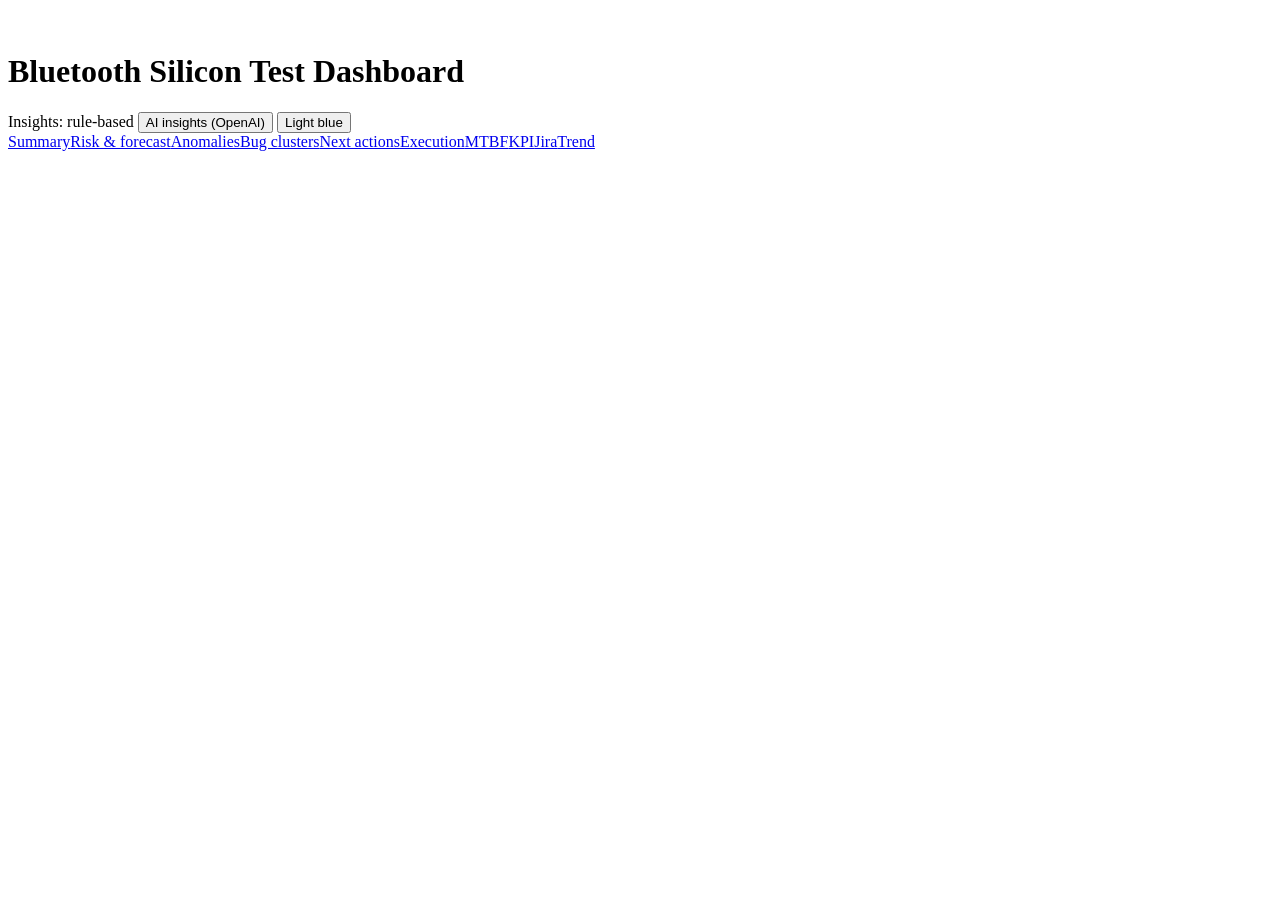
<file: dashboard/src/template.html>
<!doctype html>
<html lang="en" data-theme="dark">
<head>
<meta charset="utf-8">
<meta name="viewport" content="width=device-width, initial-scale=1">
<title>BT Silicon Test Dashboard</title>
<style>
/*__CSS__*/
</style>
</head>
<body>
<header class="top">
  <div class="wrap">
    <div class="row1">
      <div class="brand">
        <div class="logo" aria-hidden="true"><svg width="20" height="20" viewBox="0 0 24 24" fill="none" stroke="#fff" stroke-width="2" stroke-linecap="round" stroke-linejoin="round"><path d="M7 7l10 10-5 5V2l5 5L7 17"/></svg></div>
        <div><h1>Bluetooth Silicon Test Dashboard</h1><div class="sub" id="meta"></div></div>
      </div>
      <span class="spacer"></span>
      <span class="tag" id="insight-chip">Insights: rule-based</span>
      <button class="btn primary" id="llm-open" type="button">AI insights (OpenAI)</button>
      <button class="btn" id="theme-btn" type="button">Light blue</button>
    </div>
    <nav class="nav" aria-label="Sections">
      <a href="#summary">Summary</a><a href="#risk">Risk &amp; forecast</a><a href="#anomalies">Anomalies</a><a href="#clusters">Bug clusters</a><a href="#actions">Next actions</a><a href="#execution">Execution</a><a href="#stability">MTBF</a><a href="#kpi">KPI</a><a href="#jira">Jira</a><a href="#trend">Trend</a>
    </nav>
  </div>
</header>
<main class="wrap" id="app"><noscript>This dashboard needs JavaScript.</noscript></main>
<div id="tip" role="tooltip"></div>

<dialog id="llm-dlg" aria-labelledby="llm-title">
  <h2 id="llm-title" style="font-size:18px">LLM-powered insights</h2>
  <p class="muted" style="margin:6px 0 0">Uses your OpenAI API key to write the TL;DR, risk and anomaly commentary, re-classify Jiras semantically, and prioritise next actions. Every LLM answer is validated against the computed facts; invalid output falls back to the rule-based engine.</p>
  <label for="llm-key">OpenAI API key</label>
  <input id="llm-key" type="password" autocomplete="off" spellcheck="false" placeholder="sk-...">
  <label for="llm-model">Model</label>
  <input id="llm-model" type="text" autocomplete="off" value="gpt-4o-mini">
  <label style="display:flex;gap:8px;align-items:center;margin-top:12px"><input id="llm-remember" type="checkbox"> Remember the key in this browser (otherwise kept for this tab only)</label>
  <p class="note">The key is typed here at runtime and sent only to api.openai.com from your browser. It is not stored in this file or in the repository. Use a restricted, low-limit key, and do not publish this page with a key saved in your browser.</p>
  <p id="llm-status" class="note" hidden></p>
  <div style="display:flex;gap:8px;margin-top:16px;flex-wrap:wrap">
    <button class="btn primary" id="llm-run" type="button">Run LLM analysis</button>
    <button class="btn" id="llm-rules" type="button">Use rule-based</button>
    <button class="btn" id="llm-clear" type="button">Clear saved key</button>
    <span class="spacer"></span>
    <button class="btn" id="llm-close" type="button">Close</button>
  </div>
</dialog>

<script id="run-data" type="application/json">/*__DATA__*/</script>
<script>/*__ENGINE__*/</script>
<script>/*__CHARTS__*/</script>
<script>/*__LLM__*/</script>
<script>/*__RENDER__*/</script>
</body>
</html>
</file>
